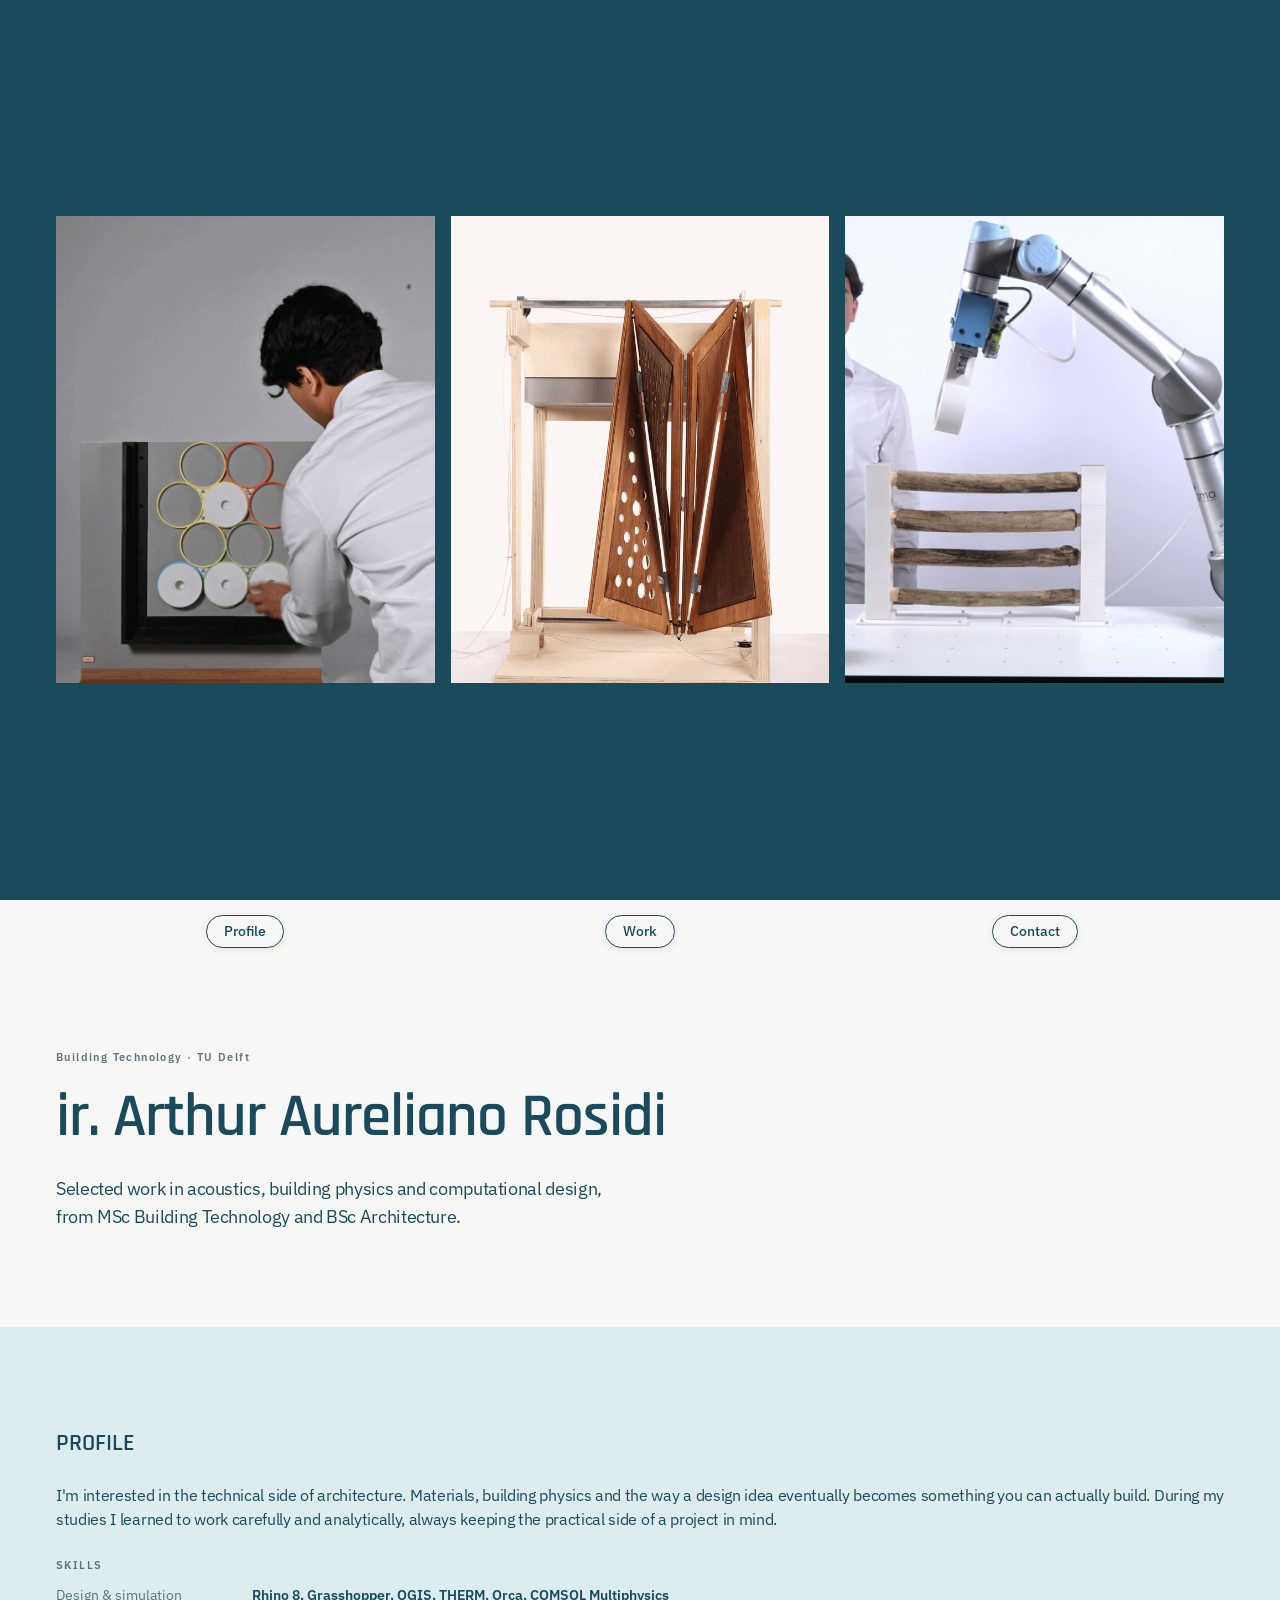
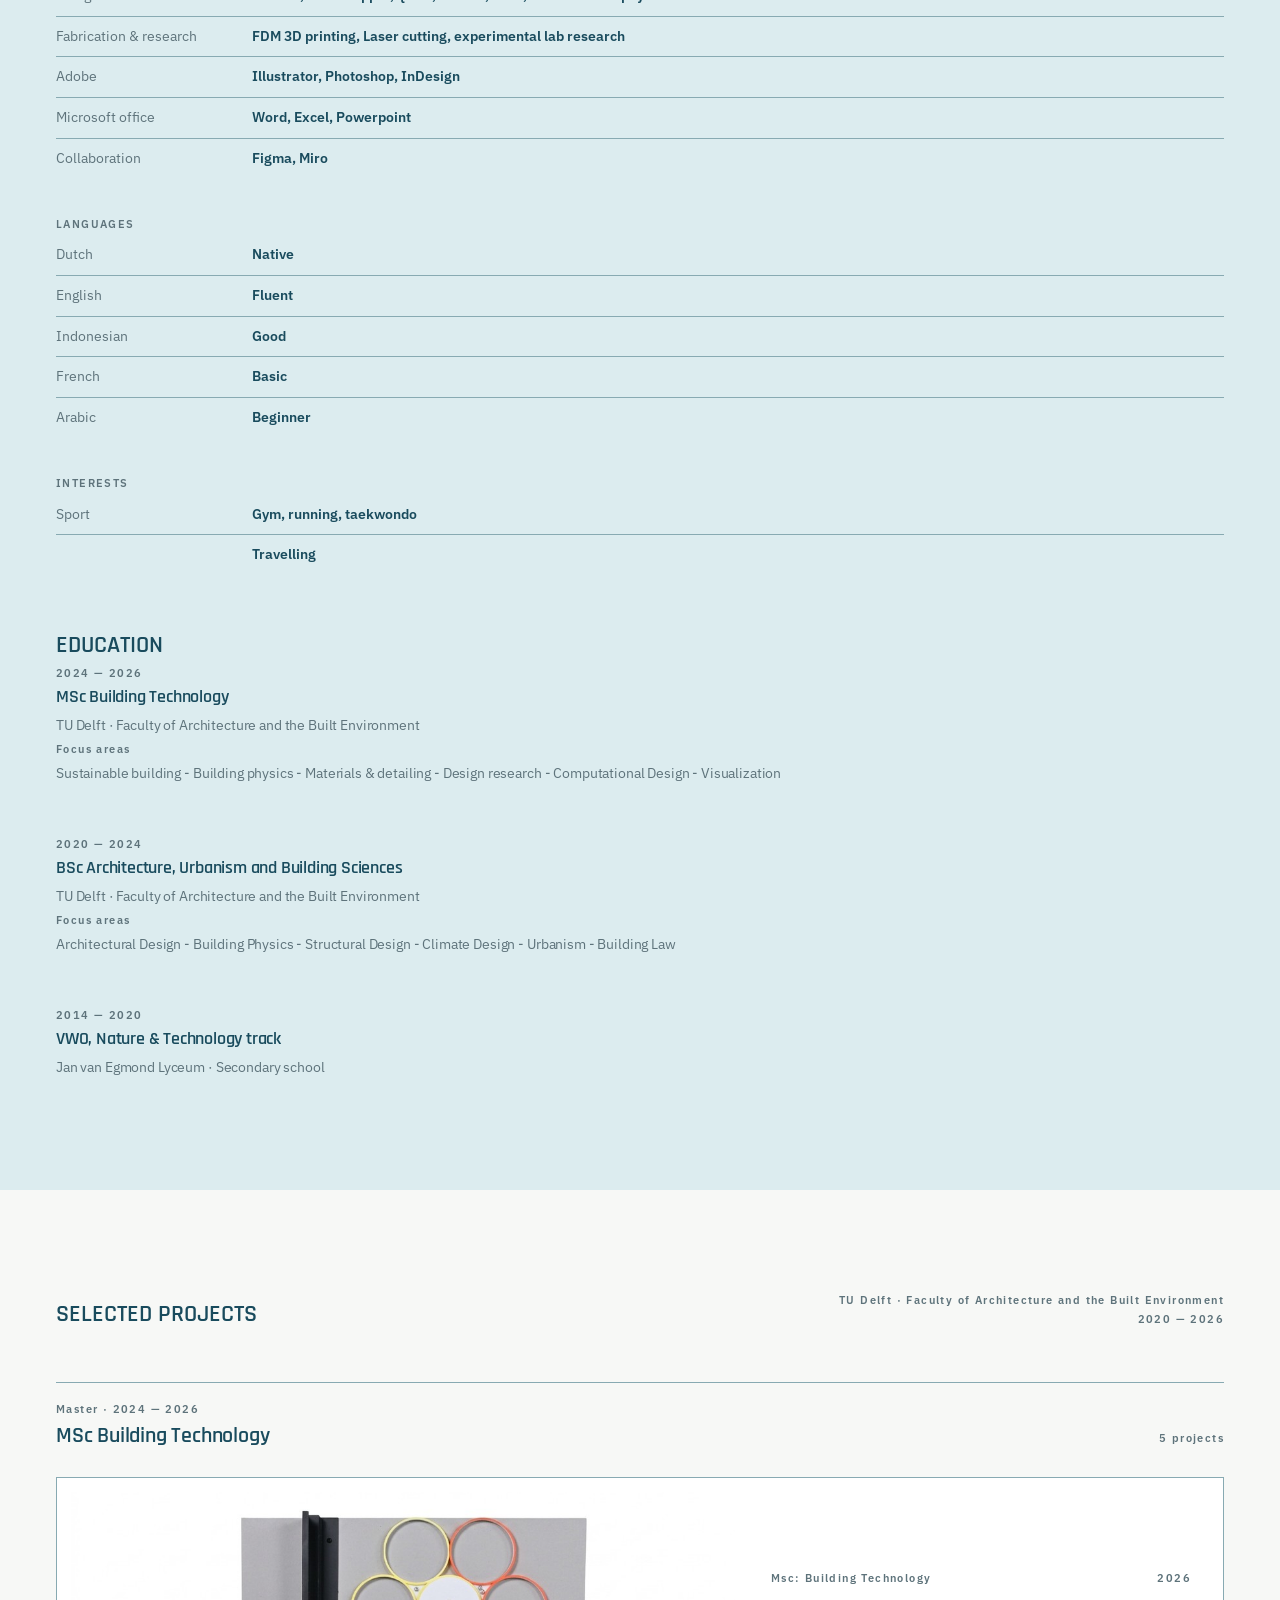
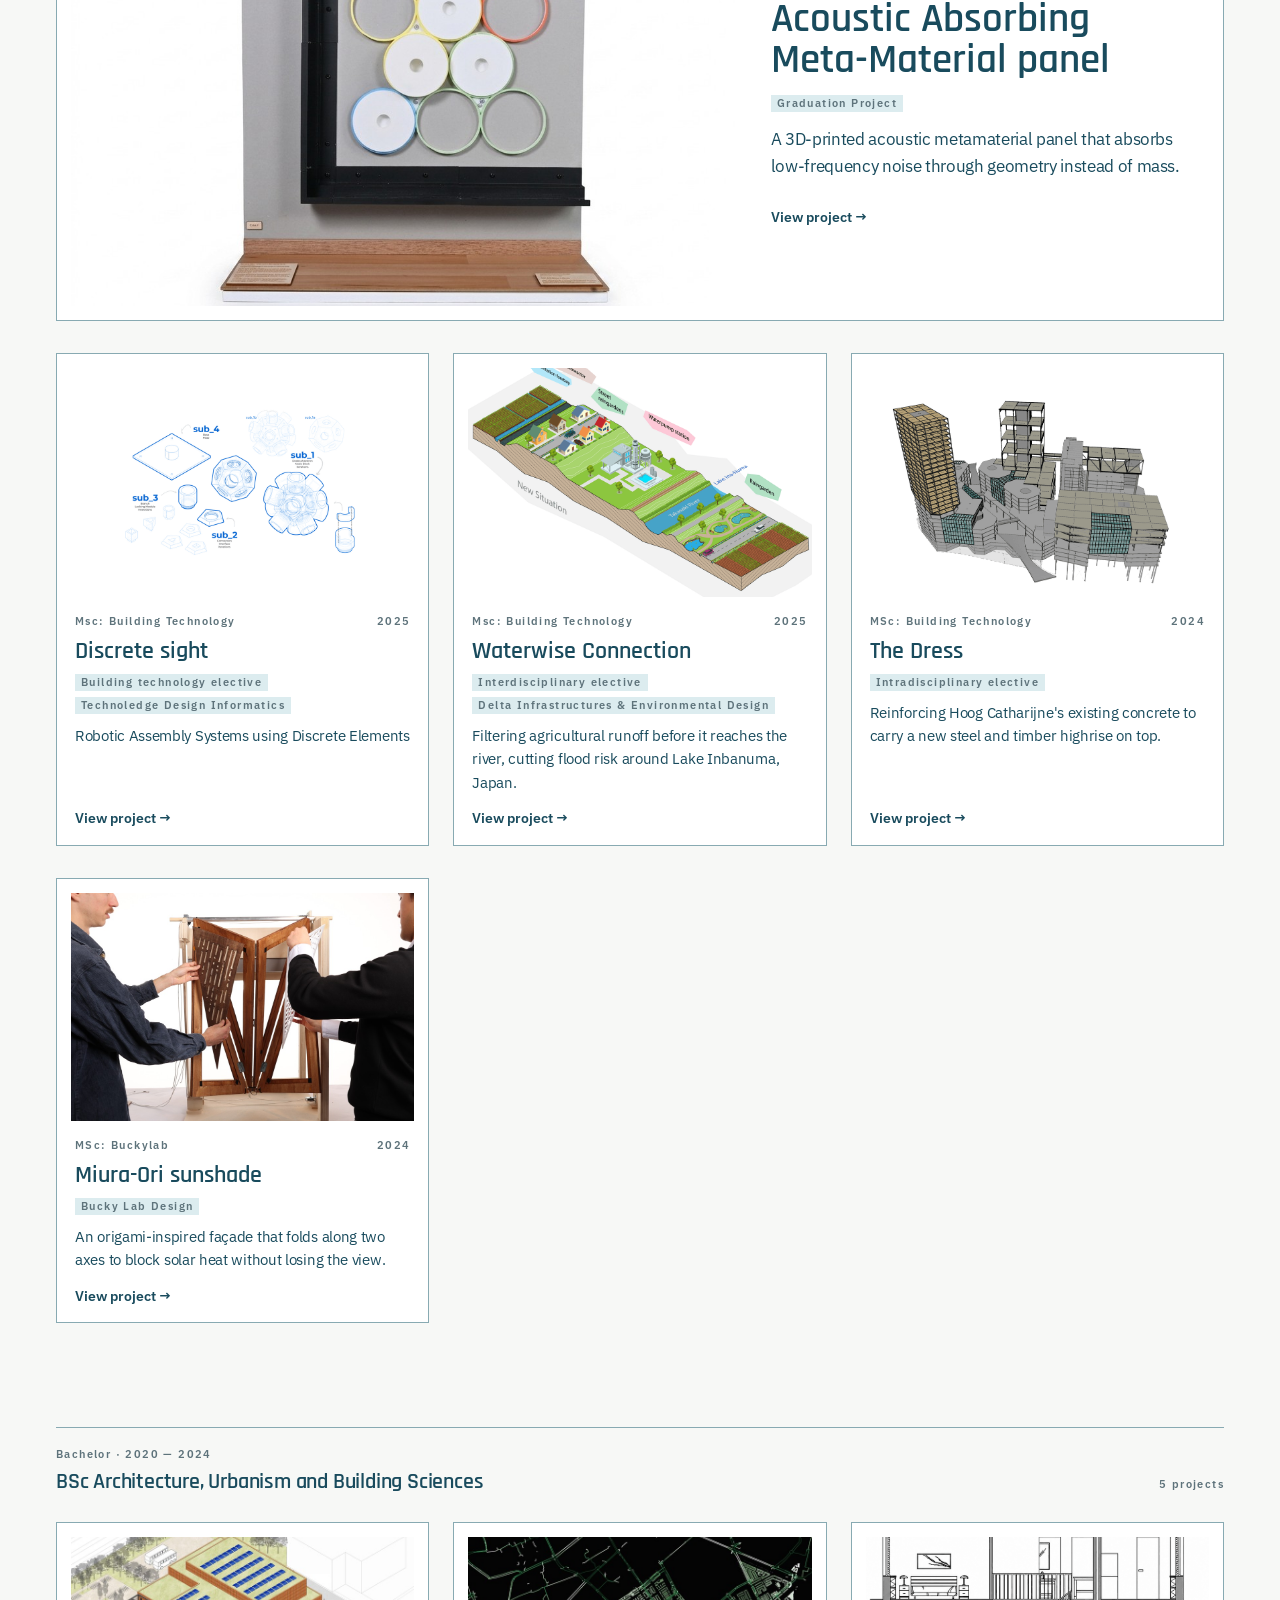
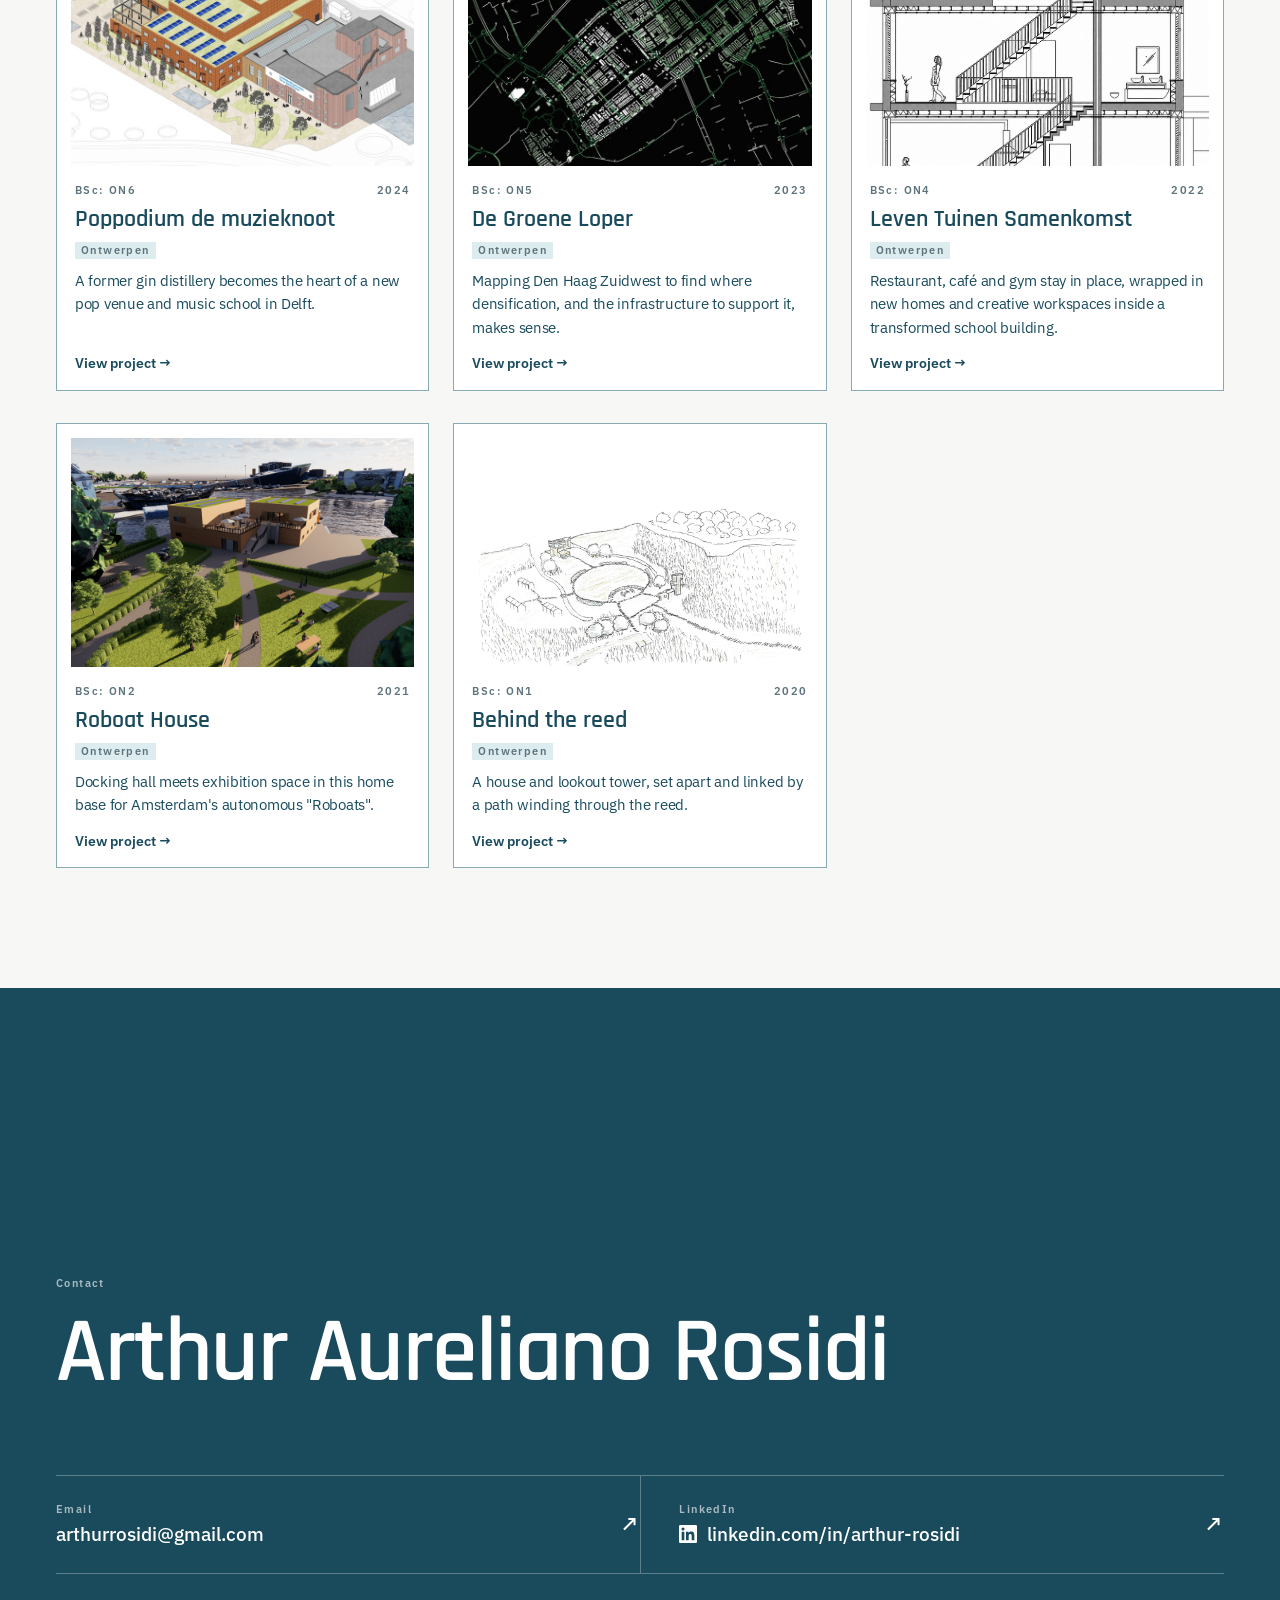
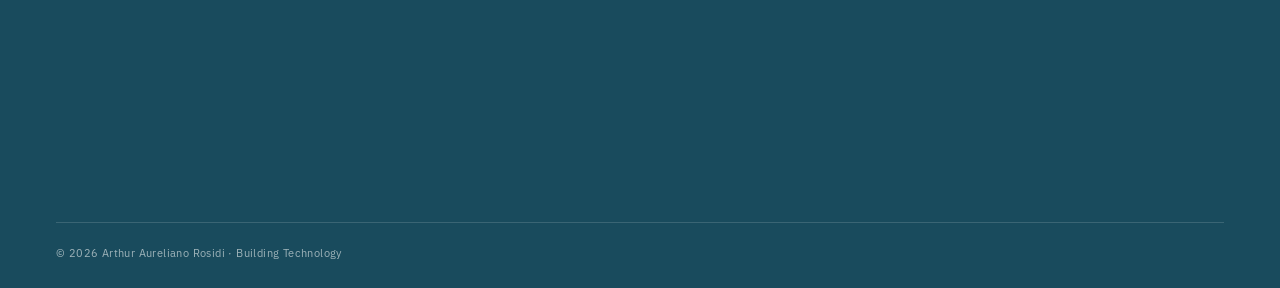
<file: index.html>
<!doctype html>
<html lang="en">
<head>
<meta charset="utf-8">
<meta name="viewport" content="width=device-width, initial-scale=1">
<title>Arthur Aureliano Rosidi</title>
<meta name="description" content="Portfolio of Arthur Aureliano Rosidi — MSc Building Technology and BSc Architecture at TU Delft. Selected work in acoustics, building physics and computational design.">
<link rel="icon" href="assets/images/favicon.svg" type="image/svg+xml">
<link rel="preconnect" href="https://fonts.googleapis.com"><link rel="preconnect" href="https://fonts.gstatic.com" crossorigin><link href="https://fonts.googleapis.com/css2?family=IBM+Plex+Sans:wght@400;500;600&family=Rajdhani:wght@600&display=swap" rel="stylesheet">
<link rel="stylesheet" href="assets/css/style.css?v=20261125i">
<link rel="stylesheet" href="assets/css/homepage.css?v=20261125i">
</head>
<body class="home">
  <section class="hero" aria-label="Project impressions">
    <div class="hero-grid" id="heroStrip">
      <div class="hero-img" style="--i:0"><img src="assets/images/M5LtX3PnR8ckkmZbQncLgnWDZww.gif" alt=""></div>
      <div class="hero-img" style="--i:1"><img src="assets/images/sMwB1c261ZaWImALzHwVbFkKc4o.gif" alt=""></div>
      <div class="hero-img" style="--i:2"><video src="assets/videos/discrete-sight-hero.mp4" poster="assets/images/discrete-sight-hero-poster.jpg" autoplay muted loop playsinline preload="auto" aria-hidden="true"></video></div>
    </div>
  </section>

  <nav class="site-nav" id="nav" aria-label="Main">
    <div class="nav-links">
      <a class="pill" href="#profile">Profile</a>
      <a class="pill" href="#work">Work</a>
      <a class="pill" href="#contact">Contact</a>
    </div>
  </nav>

  <header class="intro" id="top">
    <span class="label reveal">Building Technology · TU Delft</span>
    <h1 class="display reveal" style="--d:.12s">ir. Arthur Aureliano Rosidi</h1>
    <p class="intro-lead reveal" style="--d:.24s">Selected work in acoustics, building physics and computational design, from MSc Building Technology and BSc Architecture.</p>
  </header>

  <section class="profile" id="profile">
    <div class="wrap">
      <h2 class="section-title reveal">Profile</h2>
      <p class="lead reveal" style="--d:.12s">I'm interested in the technical side of architecture. Materials, building physics and the way a design idea eventually becomes something you can actually build. During my studies I learned to work carefully and analytically, always keeping the practical side of a project in mind.</p>

      <div class="group reveal">
        <span class="label">SKILLS</span>
        <div class="rows">
          <div class="row"><span class="row-k">Design &amp; simulation</span><span class="row-v">Rhino 8, Grasshopper, QGIS, THERM, Orca, COMSOL Multiphysics</span></div>
          <div class="row"><span class="row-k">Fabrication &amp; research</span><span class="row-v">FDM 3D printing, Laser cutting, experimental lab research</span></div>
          <div class="row"><span class="row-k">Adobe</span><span class="row-v">Illustrator, Photoshop, InDesign</span></div>
          <div class="row"><span class="row-k">Microsoft office</span><span class="row-v">Word, Excel, Powerpoint</span></div>
          <div class="row"><span class="row-k">Collaboration</span><span class="row-v">Figma, Miro</span></div>
        </div>
      </div>
      <div class="group reveal">
        <span class="label">LANGUAGES</span>
        <div class="rows">
          <div class="row"><span class="row-k">Dutch</span><span class="row-v">Native</span></div>
          <div class="row"><span class="row-k">English</span><span class="row-v">Fluent</span></div>
          <div class="row"><span class="row-k">Indonesian</span><span class="row-v">Good</span></div>
          <div class="row"><span class="row-k">French</span><span class="row-v">Basic</span></div>
          <div class="row"><span class="row-k">Arabic</span><span class="row-v">Beginner</span></div>
        </div>
      </div>
      <div class="group reveal">
        <span class="label">INTERESTS</span>
        <div class="rows">
          <div class="row"><span class="row-k">Sport</span><span class="row-v">Gym, running, taekwondo</span></div>
          <div class="row"><span class="row-k"></span><span class="row-v">Travelling</span></div>
        </div>
      </div>

      <h2 class="section-title edu-heading reveal">EDUCATION</h2>
      <div class="edu">
        <div class="edu-item reveal">
          <span class="label">2024 — 2026</span>
          <h4 class="edu-title">MSc Building Technology</h4>
          <p class="edu-sub">TU Delft · Faculty of Architecture and the Built Environment</p>
          <span class="label">Focus areas</span>
          <p class="edu-sub">Sustainable building - Building physics - Materials &amp; detailing - Design research - Computational Design - Visualization</p>
        </div>
        <div class="edu-item reveal">
          <span class="label">2020 — 2024</span>
          <h4 class="edu-title">BSc Architecture, Urbanism and Building Sciences</h4>
          <p class="edu-sub">TU Delft · Faculty of Architecture and the Built Environment</p>
          <span class="label">Focus areas</span>
          <p class="edu-sub">Architectural Design - Building Physics - Structural Design - Climate Design   - Urbanism - Building Law </p>
        </div>
        <div class="edu-item reveal">
          <span class="label">2014 — 2020</span>
          <h4 class="edu-title">VWO, Nature &amp; Technology track</h4>
          <p class="edu-sub">Jan van Egmond Lyceum · Secondary school</p>
        </div>
      </div>
    </div>
  </section>

  <section class="work" id="work">
    <div class="work-head">
      <h2 class="section-title reveal">Selected projects</h2>
      <div class="work-sub reveal" style="--d:.12s"><span class="label">TU Delft · Faculty of Architecture and the Built Environment</span><span class="label">2020 — 2026</span></div>
    </div>

    <div class="work-group" aria-labelledby="group-msc">
      <div class="group-head reveal">
        <div class="group-name">
          <span class="label">Master · 2024 — 2026</span>
          <h3 class="group-title" id="group-msc">MSc Building Technology</h3>
        </div>
        <span class="label group-count">5 projects</span>
      </div>
      <a class="card card-feature reveal" href="projects/acoustic-meta-material.html">
        <div class="card-media" style="background:#fff">
          <img src="assets/images/7fBJmpltVy8BR4cbUfiP3MRXp0.jpg" alt="Acoustic Absorbing Meta-Material panel">
        </div>
        <div class="card-body">
          <div class="card-meta"><span class="label">Msc: Building Technology</span><span class="label">2026</span></div>
          <h3 class="card-title">Acoustic Absorbing Meta-Material panel</h3>
          <div class="tags"><span class="tag">Graduation Project</span></div>
          <p class="card-desc">A 3D-printed acoustic metamaterial panel that absorbs low-frequency noise through geometry instead of mass.</p>
          <span class="card-cta">View project <span aria-hidden="true">→</span></span>
        </div>
      </a>
      <div class="cards">
        <a class="card reveal" href="projects/discrete-sight.html">
          <div class="card-media" style="background:transparent">
            <img src="assets/images/qv8nee1WNOs9wJjXDYlb6eWXk.png" alt="Discrete Sight" loading="lazy">
          </div>
          <div class="card-body">
            <div class="card-meta"><span class="label">Msc: Building Technology</span><span class="label">2025</span></div>
            <h3 class="card-title">Discrete sight</h3>
            <div class="tags"><span class="tag">Building technology elective</span><span class="tag">Technoledge Design Informatics</span></div>
            <p class="card-desc">Robotic Assembly Systems using Discrete Elements</p>
            <span class="card-cta">View project <span aria-hidden="true">→</span></span>
          </div>
        </a>
        <a class="card reveal" href="projects/waterwise-connections.html">
          <div class="card-media" style="background:#fff">
            <img src="assets/images/pkbGloHwJWUfkoBATfV5LnauAas.png" alt="Waterwise Connections" loading="lazy">
          </div>
          <div class="card-body">
            <div class="card-meta"><span class="label">Msc: Building Technology</span><span class="label">2025</span></div>
            <h3 class="card-title">Waterwise Connection</h3>
            <div class="tags"><span class="tag">Interdisciplinary elective</span><span class="tag">Delta Infrastructures &amp; Environmental Design</span></div>
            <p class="card-desc">Filtering agricultural runoff before it reaches the river, cutting flood risk around Lake Inbanuma, Japan.</p>
            <span class="card-cta">View project <span aria-hidden="true">→</span></span>
          </div>
        </a>
        <a class="card reveal" href="projects/the-dress.html">
          <div class="card-media" style="background:transparent">
            <img src="assets/images/UBTDMS4DJdnwbMpuq6S3fV7xK9s.png" alt="The Dress" loading="lazy">
          </div>
          <div class="card-body">
            <div class="card-meta"><span class="label">MSc: Building Technology</span><span class="label">2024</span></div>
            <h3 class="card-title">The Dress</h3>
            <div class="tags"><span class="tag">Intradisciplinary elective</span></div>
            <p class="card-desc">Reinforcing Hoog Catharijne's existing concrete to carry a new steel and timber highrise on top.</p>
            <span class="card-cta">View project <span aria-hidden="true">→</span></span>
          </div>
        </a>
        <a class="card reveal" href="projects/miura-ori-sunshadee.html">
          <div class="card-media" style="background:#dcecef">
            <img src="assets/images/uMo1BhstoY4Bayd4Q0uHglEWgs.jpg" alt="Miura-Ori Sunshade" loading="lazy">
          </div>
          <div class="card-body">
            <div class="card-meta"><span class="label">MSc: Buckylab</span><span class="label">2024</span></div>
            <h3 class="card-title">Miura-Ori sunshade</h3>
            <div class="tags"><span class="tag">Bucky Lab Design</span></div>
            <p class="card-desc">An origami-inspired façade that folds along two axes to block solar heat without losing the view.</p>
            <span class="card-cta">View project <span aria-hidden="true">→</span></span>
          </div>
        </a>
      </div>
    </div>

    <div class="work-group" aria-labelledby="group-bsc">
      <div class="group-head reveal">
        <div class="group-name">
          <span class="label">Bachelor · 2020 — 2024</span>
          <h3 class="group-title" id="group-bsc">BSc Architecture, Urbanism and Building Sciences</h3>
        </div>
        <span class="label group-count">5 projects</span>
      </div>
      <div class="cards">
        <a class="card reveal" href="projects/poppodium-de-muzieknoot.html">
          <div class="card-media" style="background:#fff">
            <img src="assets/images/9X69WaiAIS9eIMvuFLGMfGyU8HY.jpg" alt="Poppodium de muzieknoot" loading="lazy">
          </div>
          <div class="card-body">
            <div class="card-meta"><span class="label">BSc: ON6</span><span class="label">2024</span></div>
            <h3 class="card-title">Poppodium de muzieknoot</h3>
            <div class="tags"><span class="tag">Ontwerpen</span></div>
            <p class="card-desc">A former gin distillery becomes the heart of a new pop venue and music school in Delft.</p>
            <span class="card-cta">View project <span aria-hidden="true">→</span></span>
          </div>
        </a>
        <a class="card reveal" href="projects/de-groene-loperr.html">
          <div class="card-media" style="background:#dcecef">
            <img src="assets/images/zZaEW2q6ZHelyUNDBIjQ0ZPZdTE.jpg" alt="De Groene Loper" loading="lazy">
          </div>
          <div class="card-body">
            <div class="card-meta"><span class="label">BSc: ON5</span><span class="label">2023</span></div>
            <h3 class="card-title">De Groene Loper</h3>
            <div class="tags"><span class="tag">Ontwerpen</span></div>
            <p class="card-desc">Mapping Den Haag Zuidwest to find where densification, and the infrastructure to support it, makes sense.</p>
            <span class="card-cta">View project <span aria-hidden="true">→</span></span>
          </div>
        </a>
        <a class="card reveal" href="projects/leven-tuinen-samenkomstt.html">
          <div class="card-media" style="background:#fff">
            <img src="assets/images/vIVxRtzJwzxtqP8382pmiDGzQ.png" alt="Leven Tuinen Samenkomst" loading="lazy">
          </div>
          <div class="card-body">
            <div class="card-meta"><span class="label">BSc: ON4</span><span class="label">2022</span></div>
            <h3 class="card-title">Leven Tuinen Samenkomst</h3>
            <div class="tags"><span class="tag">Ontwerpen</span></div>
            <p class="card-desc">Restaurant, café and gym stay in place, wrapped in new homes and creative workspaces inside a transformed school building.</p>
            <span class="card-cta">View project <span aria-hidden="true">→</span></span>
          </div>
        </a>
        <a class="card reveal" href="projects/roboat-housee.html">
          <div class="card-media" style="background:#fff">
            <img src="assets/images/58lxfVfCEHOkUHSlNaOJWX6t44.png" alt="Roboat House" loading="lazy">
          </div>
          <div class="card-body">
            <div class="card-meta"><span class="label">BSc: ON2</span><span class="label">2021</span></div>
            <h3 class="card-title">Roboat House</h3>
            <div class="tags"><span class="tag">Ontwerpen</span></div>
            <p class="card-desc">Docking hall meets exhibition space in this home base for Amsterdam's autonomous "Roboats".</p>
            <span class="card-cta">View project <span aria-hidden="true">→</span></span>
          </div>
        </a>
        <a class="card reveal" href="projects/behind-the-reedd.html">
          <div class="card-media" style="background:#fff">
            <img class="rot-left" src="assets/images/aWGSWt3ixAJpZRjWHV5mUtsrsbQ.png" alt="Behind the reed" loading="lazy">
          </div>
          <div class="card-body">
            <div class="card-meta"><span class="label">BSc: ON1</span><span class="label">2020</span></div>
            <h3 class="card-title">Behind the reed</h3>
            <div class="tags"><span class="tag">Ontwerpen</span></div>
            <p class="card-desc">A house and lookout tower, set apart and linked by a path winding through the reed.</p>
            <span class="card-cta">View project <span aria-hidden="true">→</span></span>
          </div>
        </a>
      </div>
    </div>
  </section>

  <section class="contact" id="contact">
    <div class="contact-inner">
      <span class="label reveal">Contact</span>
      <h2 class="contact-name reveal" style="--d:.1s">Arthur Aureliano Rosidi</h2>
      <div class="contact-links reveal" style="--d:.2s">
        <a class="contact-link" href="mailto:arthurrosidi@gmail.com"><span class="who"><span class="kind">Email</span>arthurrosidi@gmail.com</span><span class="arrow" aria-hidden="true">↗</span></a>
        <a class="contact-link" href="https://www.linkedin.com/in/arthur-rosidi-a8aa57256" target="_blank" rel="noopener"><span class="who"><span class="kind">LinkedIn</span><span class="li"><svg viewBox="0 0 24 24" width="18" height="18" aria-hidden="true" fill="currentColor"><path d="M20.45 20.45h-3.56v-5.57c0-1.33-.02-3.04-1.85-3.04-1.85 0-2.14 1.45-2.14 2.94v5.67H9.35V9h3.41v1.56h.05c.48-.9 1.64-1.85 3.37-1.85 3.6 0 4.27 2.37 4.27 5.46v6.28zM5.34 7.43a2.06 2.06 0 1 1 0-4.13 2.06 2.06 0 0 1 0 4.13zM7.12 20.45H3.56V9h3.56v11.45zM22.22 0H1.77C.79 0 0 .77 0 1.73v20.54C0 23.23.79 24 1.77 24h20.45c.98 0 1.78-.77 1.78-1.73V1.73C24 .77 23.2 0 22.22 0z"/></svg><span>linkedin.com/in/arthur-rosidi</span></span></span><span class="arrow" aria-hidden="true">↗</span></a>
      </div>
    </div>
    <footer class="copyright">© 2026 Arthur Aureliano Rosidi · Building Technology</footer>
  </section>
  <script src="assets/js/main.js?v=20261125i"></script>
</body>
</html>
</file>
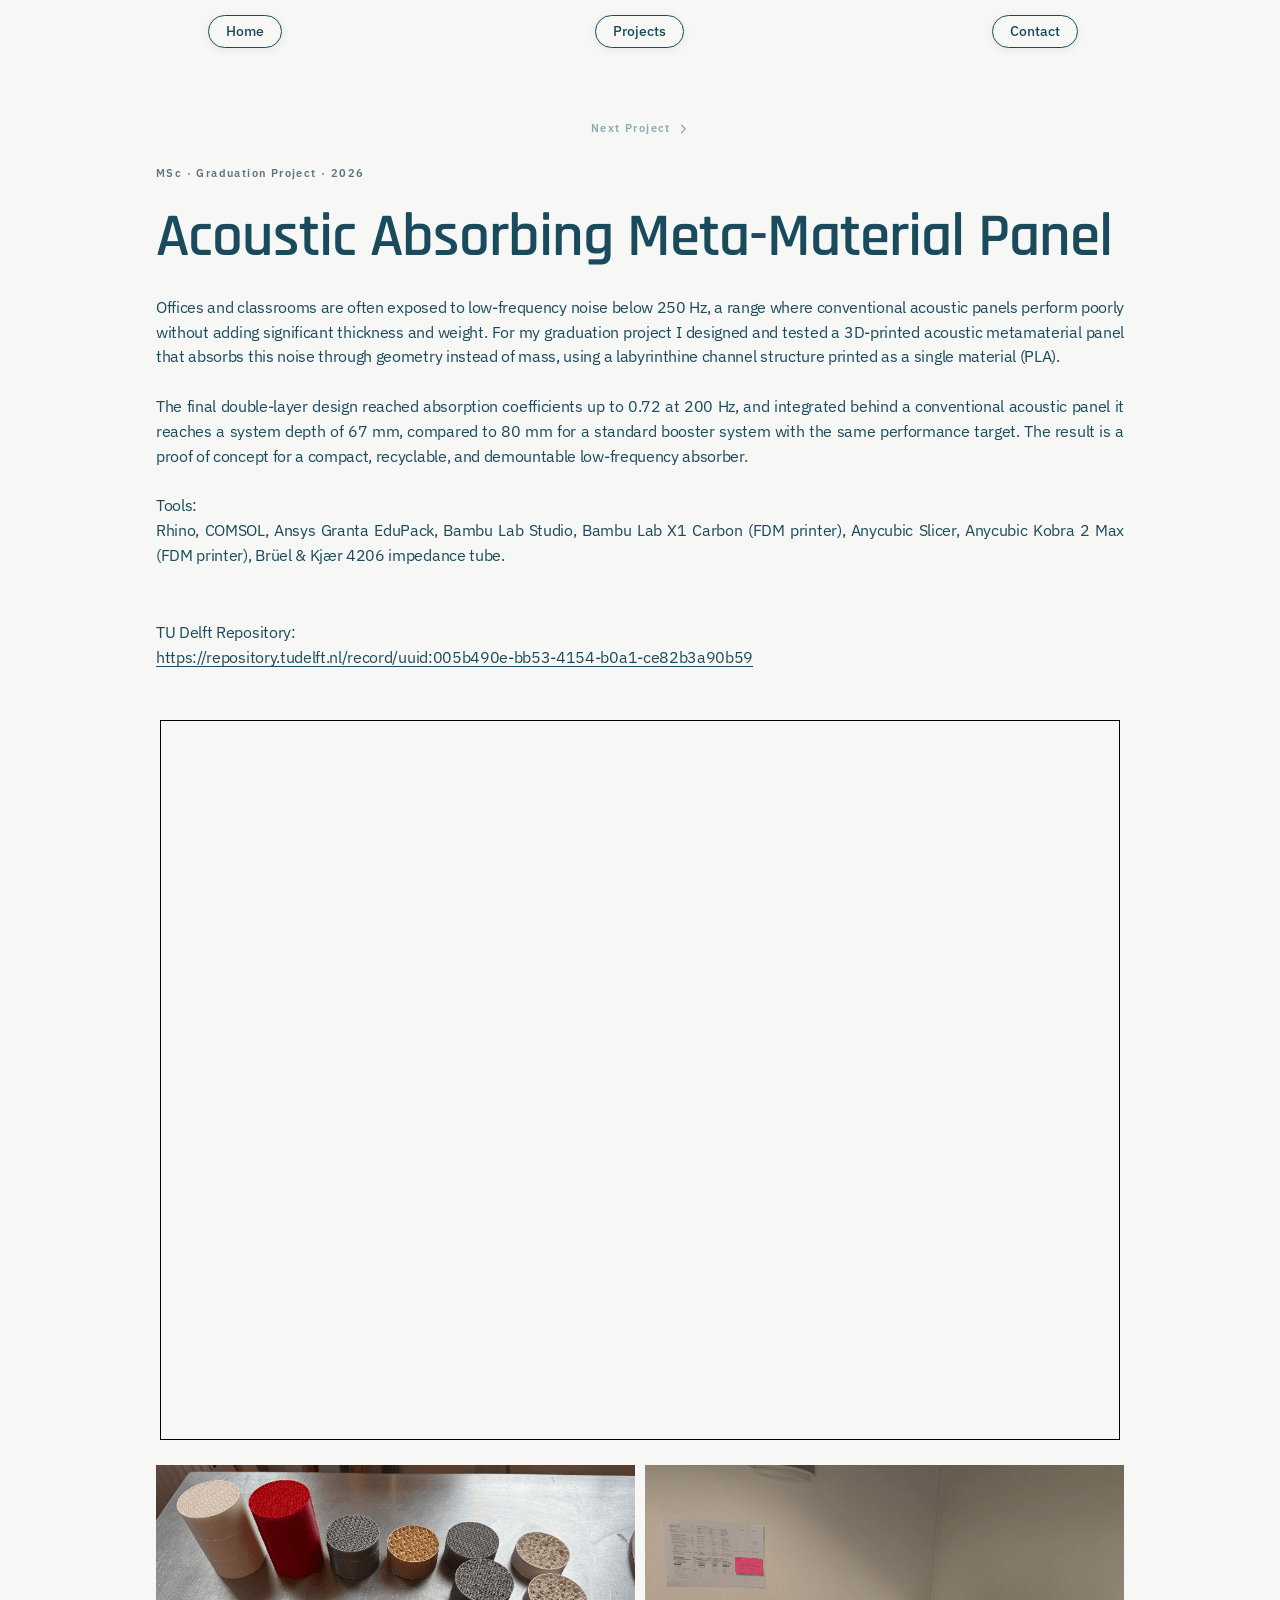
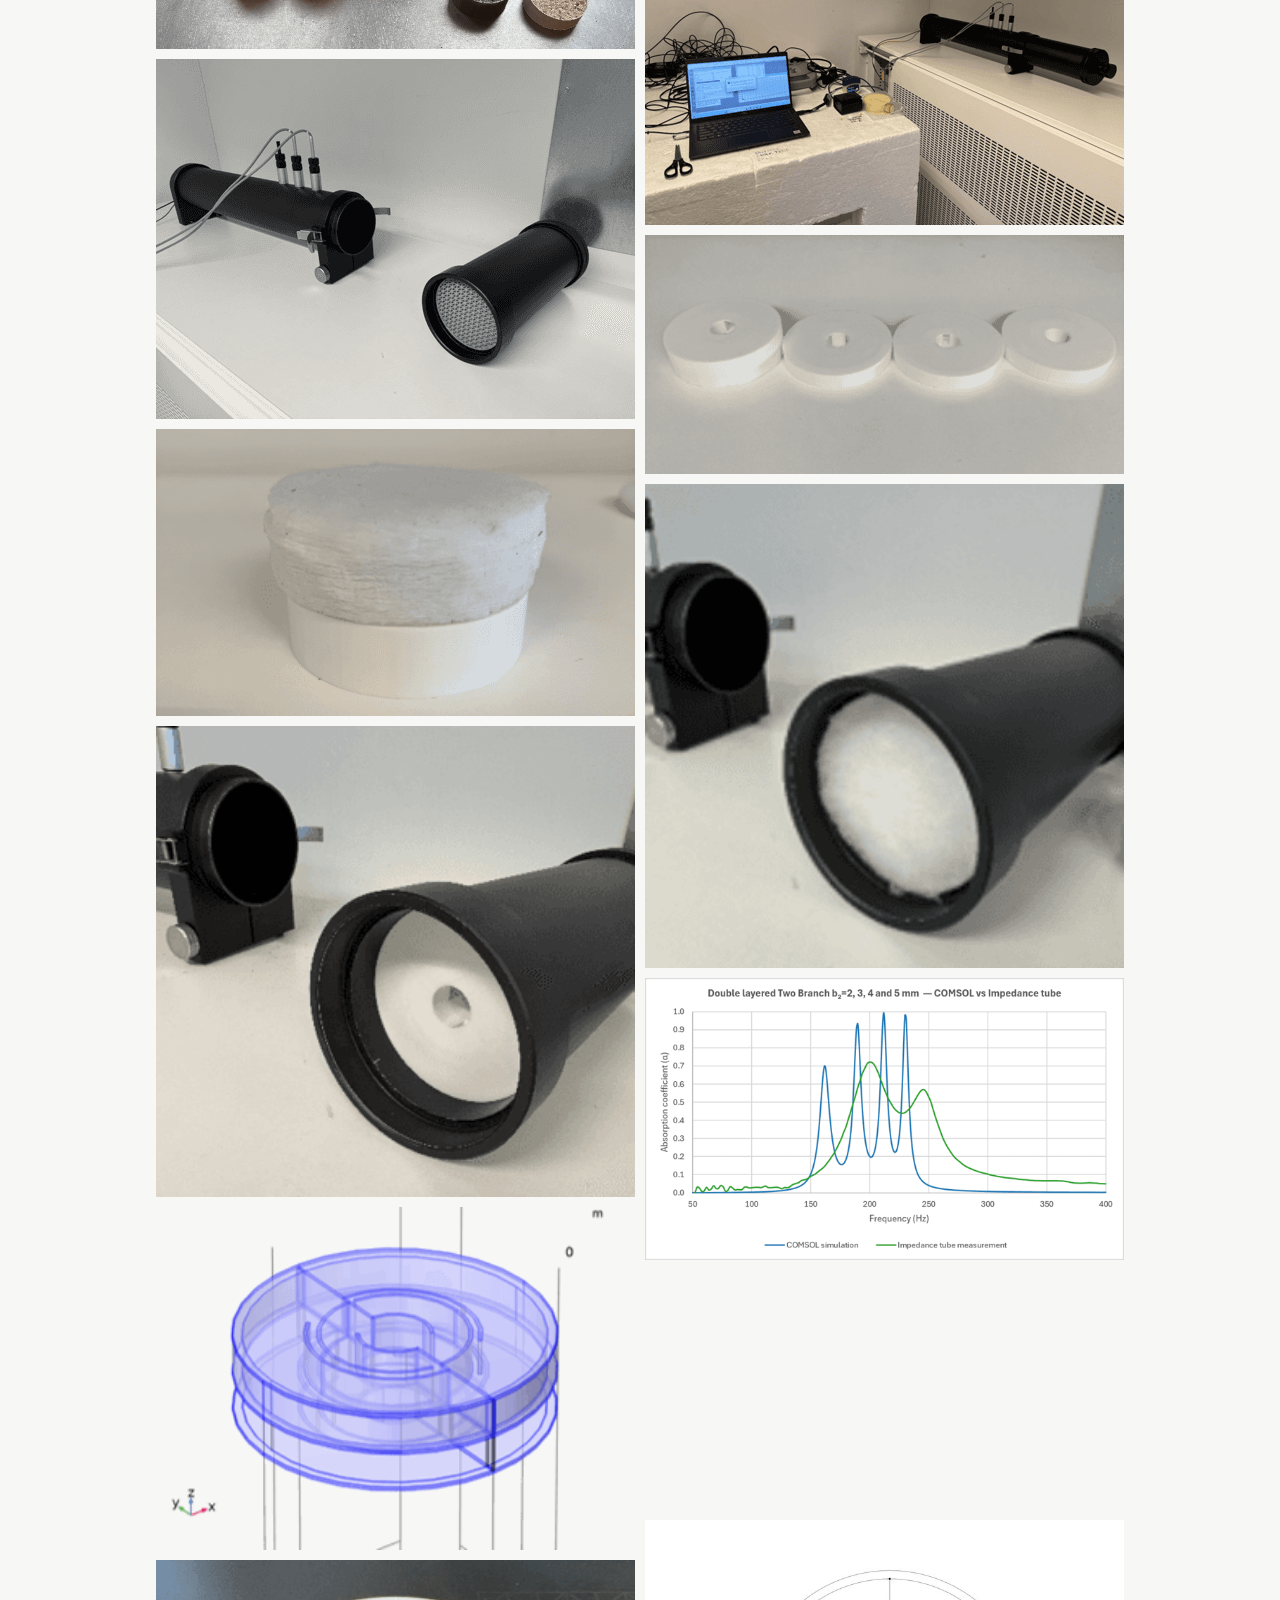
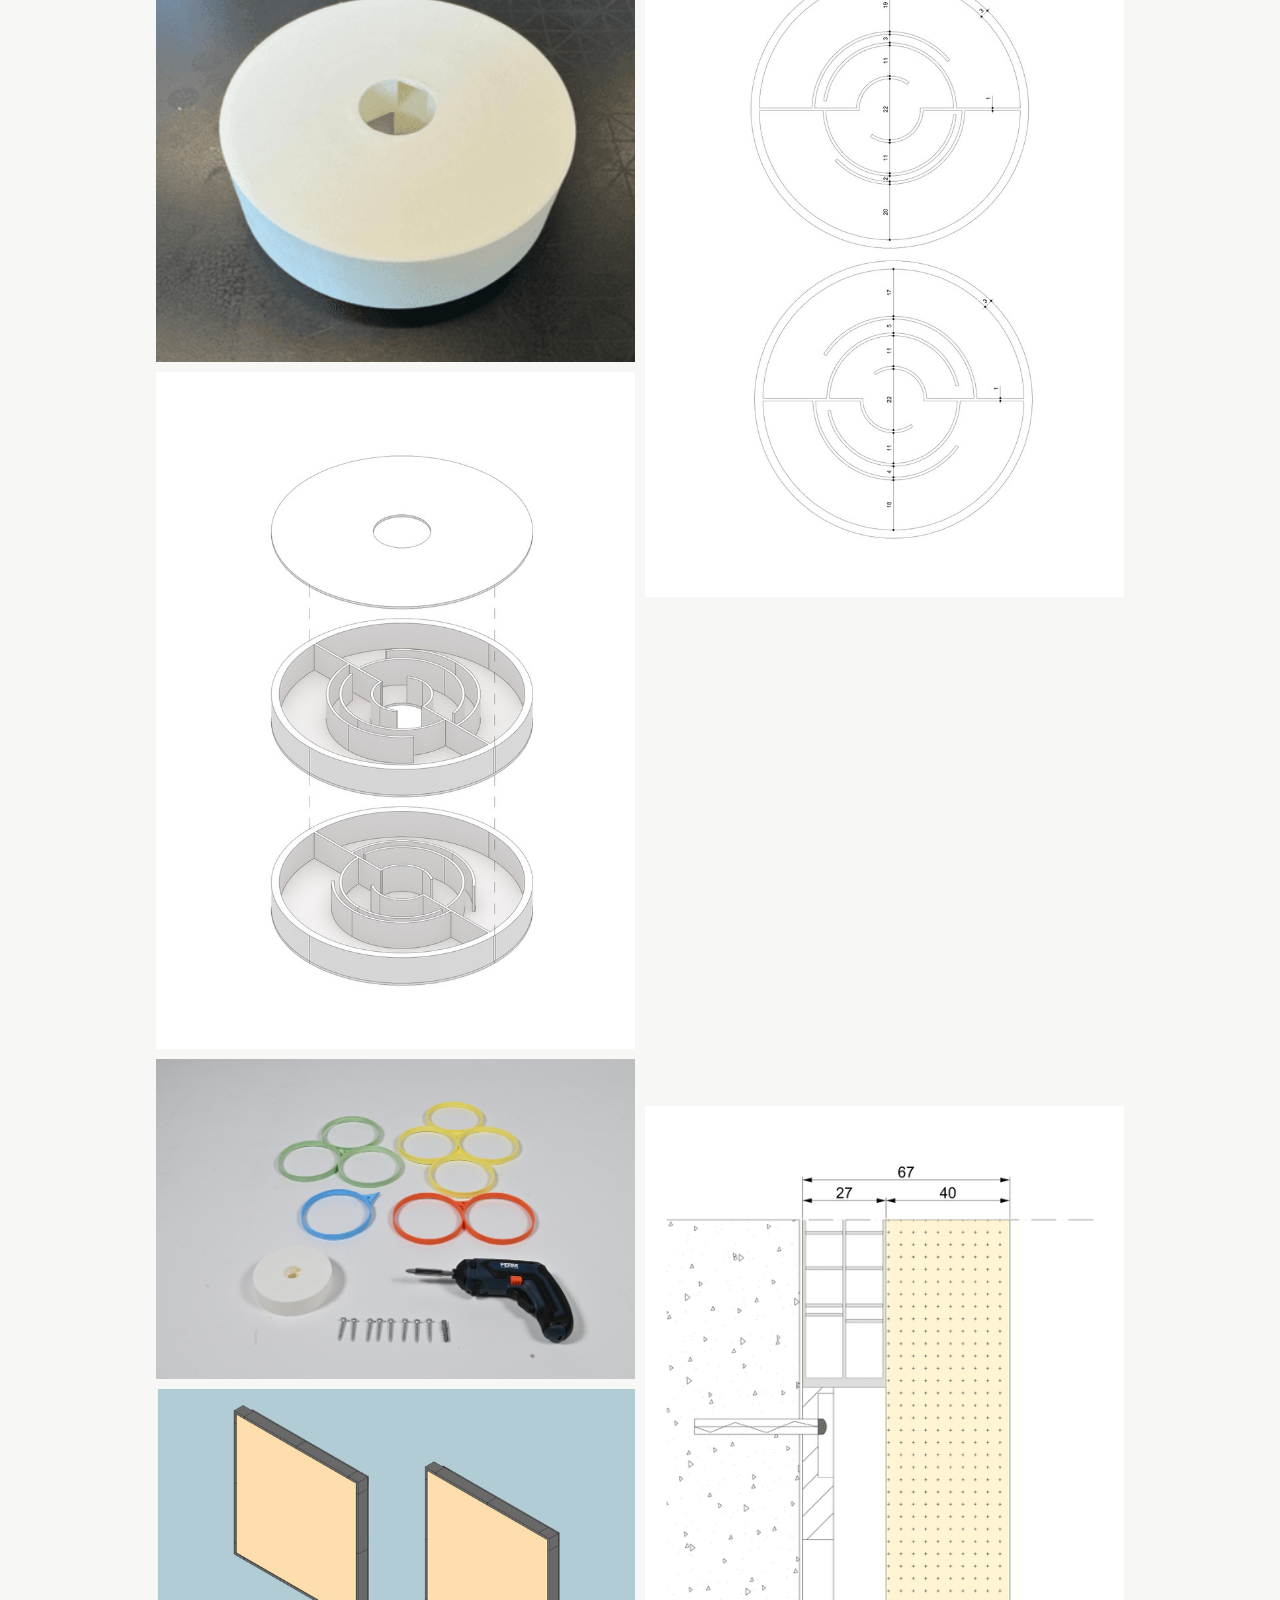
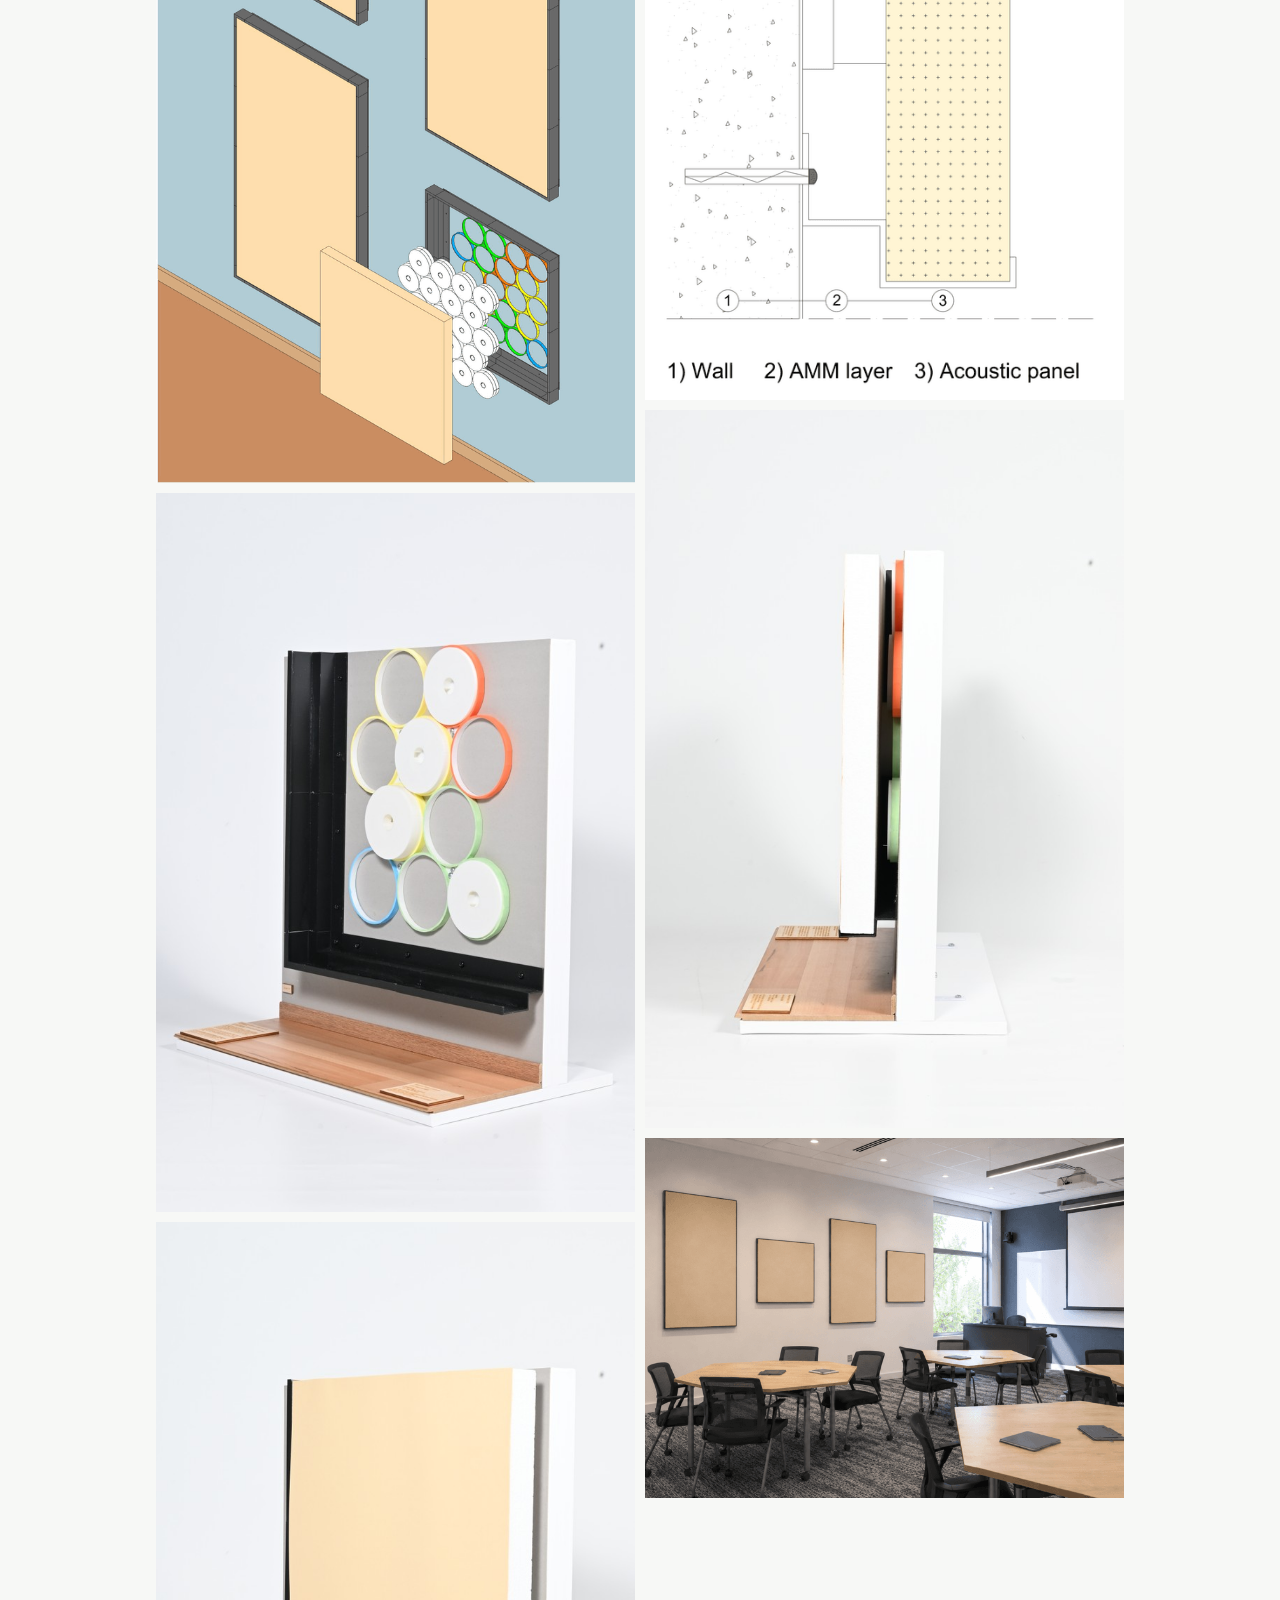
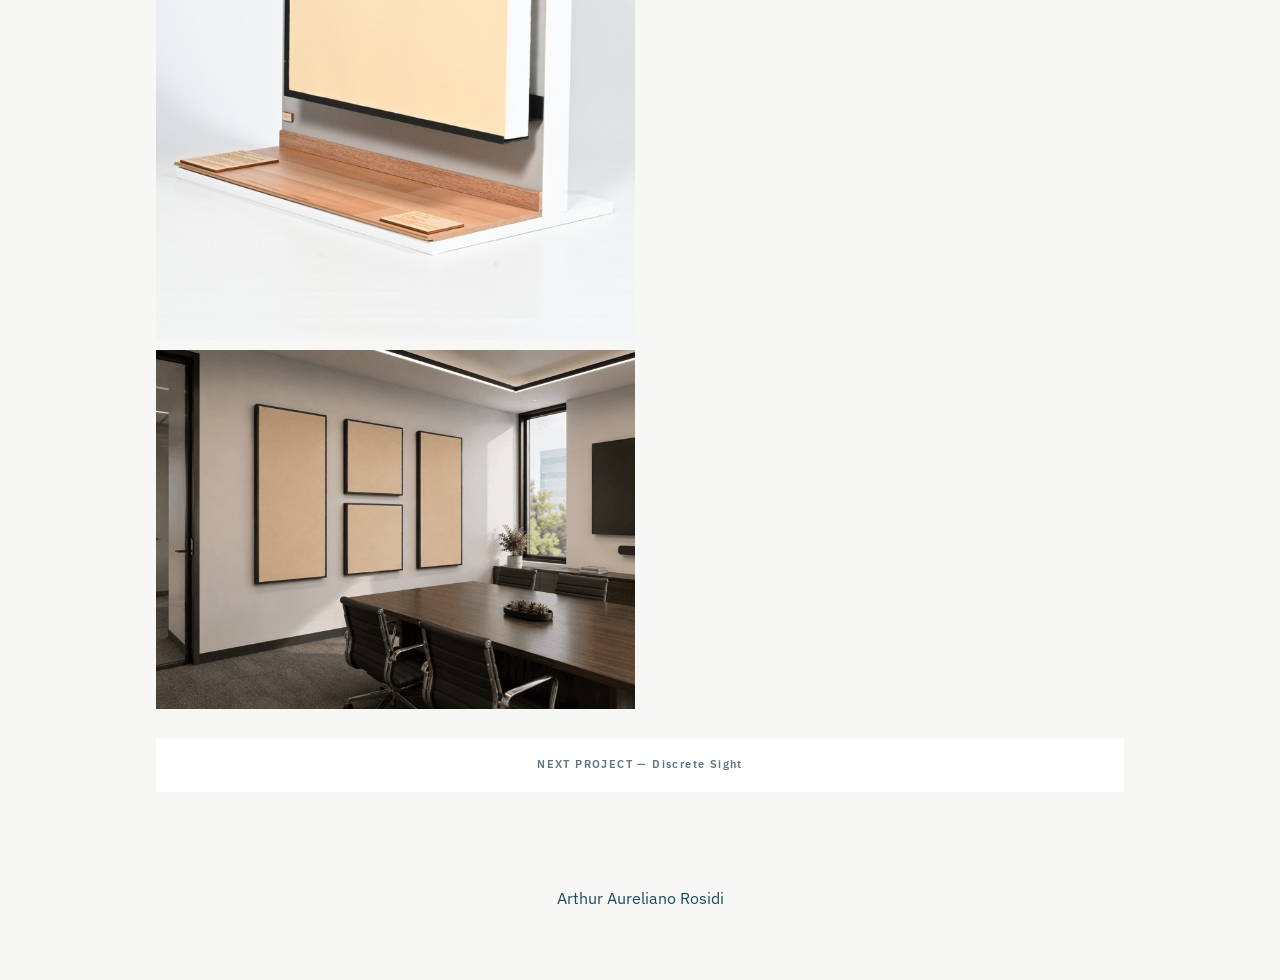
<file: projects/acoustic-meta-material.html>
<!doctype html>
<html lang="en">
<head>
<meta charset="utf-8">
<meta name="viewport" content="width=device-width, initial-scale=1">
<title>Acoustic Absorbing Meta-Material Panel — Arthur Aureliano Rosidi</title>
<meta name="description" content="A 3D-printed acoustic metamaterial panel that absorbs low-frequency noise through geometry instead of mass.">
<link rel="icon" href="../assets/images/favicon.svg" type="image/svg+xml">
<link rel="preconnect" href="https://fonts.googleapis.com"><link rel="preconnect" href="https://fonts.gstatic.com" crossorigin><link href="https://fonts.googleapis.com/css2?family=IBM+Plex+Sans:wght@400;500;600&family=Rajdhani:wght@600&display=swap" rel="stylesheet">
<link rel="stylesheet" href="../assets/css/style.css?v=20261125i">
</head>
<body class="project">
  <nav class="site-nav top">
    <div class="nav-links">
      <a class="pill" href="../index.html">Home</a>
      <a class="pill" href="../index.html#work">Projects</a>
      <a class="pill" href="../index.html#contact">Contact</a>
    </div>
  </nav>
  <main class="article">
    <div class="prevnext single"><a class="pn pn-next" href="discrete-sight.html"><span>Next Project</span><svg viewBox="0 0 16 16" width="12" height="12" aria-hidden="true" fill="none" stroke="currentColor" stroke-width="1.6" stroke-linecap="round" stroke-linejoin="round"><path d="m6 3 5 5-5 5"/></svg></a></div>
    <span class="label intro-in">MSc · Graduation Project · 2026</span>
    <h1 class="display intro-in" style="--d:.14s">Acoustic Absorbing Meta-Material Panel</h1>
    <div class="content">
      <p class="intro-in" style="--d:.28s">Offices and classrooms are often exposed to <span class="nw">low-frequency</span> noise below 250 Hz, a range where conventional acoustic panels perform poorly without adding significant thickness and weight. For my graduation project I designed and tested a <span class="nw">3D-printed</span> acoustic metamaterial panel that absorbs this noise through geometry instead of mass, using a labyrinthine channel structure printed as a single material (PLA).</p>
      <p class="blank"><br></p>
      <p class="reveal">The final <span class="nw">double-layer</span> design reached absorption coefficients up to 0.72 at 200 Hz, and integrated behind a conventional acoustic panel it reaches a system depth of 67 mm, compared to 80 mm for a standard booster system with the same performance target. The result is a proof of concept for a compact, recyclable, and demountable <span class="nw">low-frequency</span> absorber.</p>
      <p class="blank"><br></p>
      <p class="reveal">Tools: </p>
      <p class="reveal">Rhino, COMSOL, Ansys Granta EduPack, Bambu Lab Studio, Bambu Lab X1 Carbon (FDM printer), Anycubic Slicer, Anycubic Kobra 2 Max (FDM printer), Brüel &amp; Kjær 4206 impedance tube.</p>
      <p class="blank"><br></p>
      <div class="gap"></div>
      <p class="reveal">TU Delft Repository: </p>
      <p class="reveal"><a href="https://repository.tudelft.nl/record/uuid:005b490e-bb53-4154-b0a1-ce82b3a90b59" target="_blank" rel="noopener">https://repository.tudelft.nl/record/uuid:005b490e-bb53-4154-b0a1-ce82b3a90b59</a></p>
      <p class="blank"><br></p>
      <div class="embed reveal"><iframe src="https://drive.google.com/file/d/1o5w_hZs-U4B7T71Exhmr6ehMd9mNL6Yn/preview" allow="autoplay" allowfullscreen loading="lazy" title="Document"></iframe></div>
      <div class="grid2"><div class="col"><img class="g-reveal" src="../assets/images/PBZNYrPZytUQMEDgcm4VgPsGdg.png" alt="" loading="lazy"><img class="g-reveal" src="../assets/images/ffx9Fj5o891xDI3yv3A6mgnzlQM.png" alt="" loading="lazy"><img class="g-reveal" src="../assets/images/H1cAXIX7M4bQU8dtOqQGzpsonkQ.png" alt="" loading="lazy"><img class="g-reveal" src="../assets/images/oL7VU8xWj1kCGhbM5KLeAlylo7k.png" alt="" loading="lazy"><img class="g-reveal" src="../assets/images/SgXRLmH8VWN4tB8p5yOD6YAf80.png" alt="" loading="lazy"><img class="g-reveal" src="../assets/images/U2jqH3K8MDSkLynaoxgYw3c52M.png" alt="" loading="lazy"><img class="g-reveal" src="../assets/images/OjXCDsYmKUieTQZQhHcIZsoWgg.jpg" alt="" loading="lazy"><img class="g-reveal" src="../assets/images/jNZnpldfGIVqGcMaoSXrDZ4GxzY.jpg" alt="" loading="lazy"><img class="g-reveal" src="../assets/images/Lkq1EkQUxnxRESkwkeknECfE2E8.png" alt="" loading="lazy"><img class="g-reveal" src="../assets/images/bPpQPQePAZu2MUNgGx6qkd15Ebs.jpg" alt="" loading="lazy"><img class="g-reveal" src="../assets/images/VIVK6fjLzKTfGhT4W3qSWfNXY.jpg" alt="" loading="lazy"><img class="g-reveal" src="../assets/images/C2ovZ8zTp81GHG1g4hli61N88Ro.png" alt="" loading="lazy"></div><div class="col"><img class="g-reveal" src="../assets/images/BxneoakqqdKmPTSkdneGQ6icwRI.png" alt="" loading="lazy"><img class="g-reveal" src="../assets/images/yfDuCRjhcFZgntThx9jNMazg6Y.png" alt="" loading="lazy"><img class="g-reveal" src="../assets/images/w0KWVjsDUiop7EEEjXbTsyl2zRA.png" alt="" loading="lazy"><img class="g-reveal" src="../assets/images/vnynpUFFTbeKiVm9lMDsHb4t8.png" alt="" loading="lazy"><video class="g-reveal" src="../assets/videos/vAW3fAqNVC1hQCrfDWwhLUyT9ps.mp4" autoplay muted loop playsinline></video><img class="g-reveal" src="../assets/images/Osk1WeX6U9beoQYHXW0YCmUkRY.jpg" alt="" loading="lazy"><video class="g-reveal" src="../assets/videos/vC4lbLJIgGdGglCaV1RT1D2Em84.mp4#t=1.5,16.5" data-start="1.5" data-end="16.5" data-sync="impedance" autoplay muted playsinline></video><video class="g-reveal" src="../assets/videos/vC4lbLJIgGdGglCaV1RT1D2Em84.mp4#t=18.5,26" data-start="18.5" data-end="26" data-sync="impedance" autoplay muted playsinline></video><img class="g-reveal" src="../assets/images/l8cVa9A8lN8yfAvxgR5vWiAih8.png" alt="" loading="lazy"><img class="g-reveal" src="../assets/images/MP5RanRi7EMLvIouFDO2Q05G1Y.jpg" alt="" loading="lazy"><img class="g-reveal" src="../assets/images/AuhTN6VJolhXldn0dPNvwmmhq2I.png" alt="" loading="lazy"></div></div>
    </div>
    <a class="next-bar" href="discrete-sight.html"><span class="label">NEXT PROJECT — Discrete Sight</span></a>
  </main>
  <footer class="sig reveal"><span class="sig-text">Arthur Aureliano Rosidi</span></footer>
  <script src="../assets/js/main.js?v=20261125i"></script>
</body>
</html>
</file>
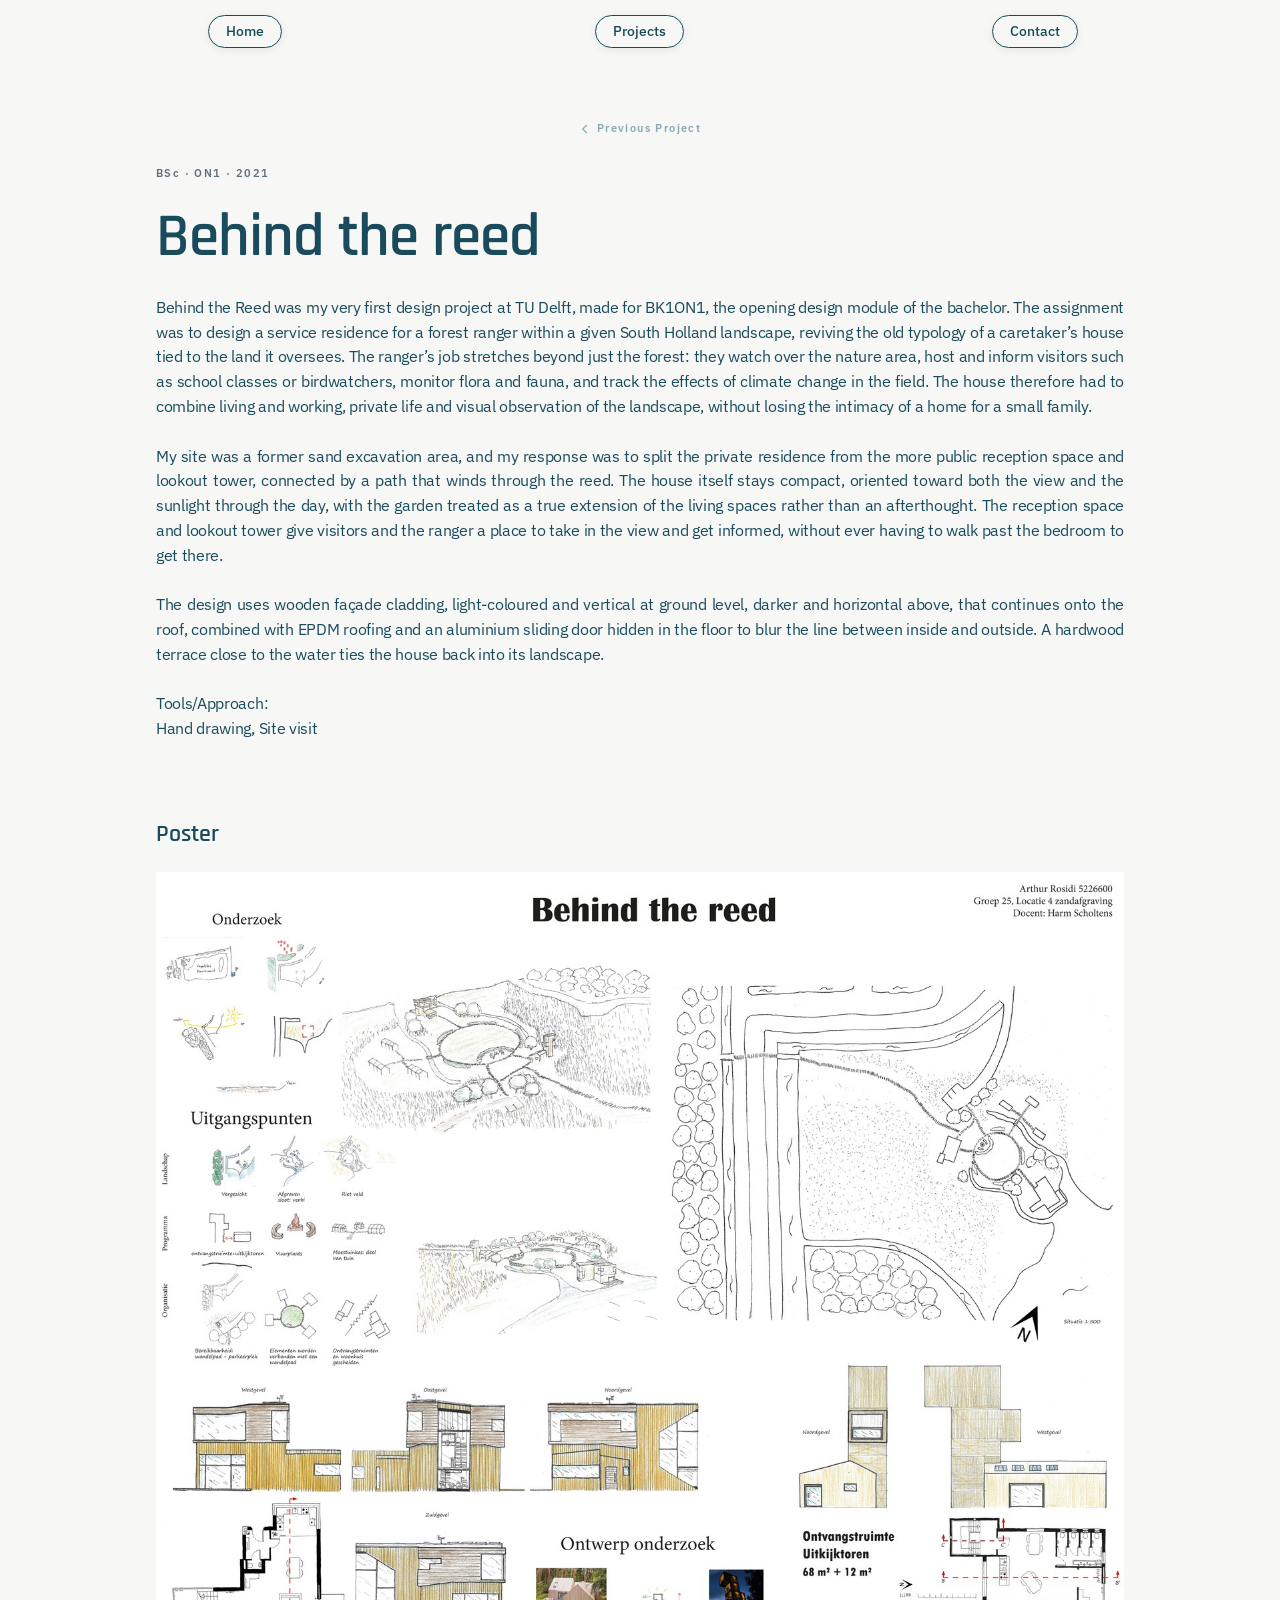
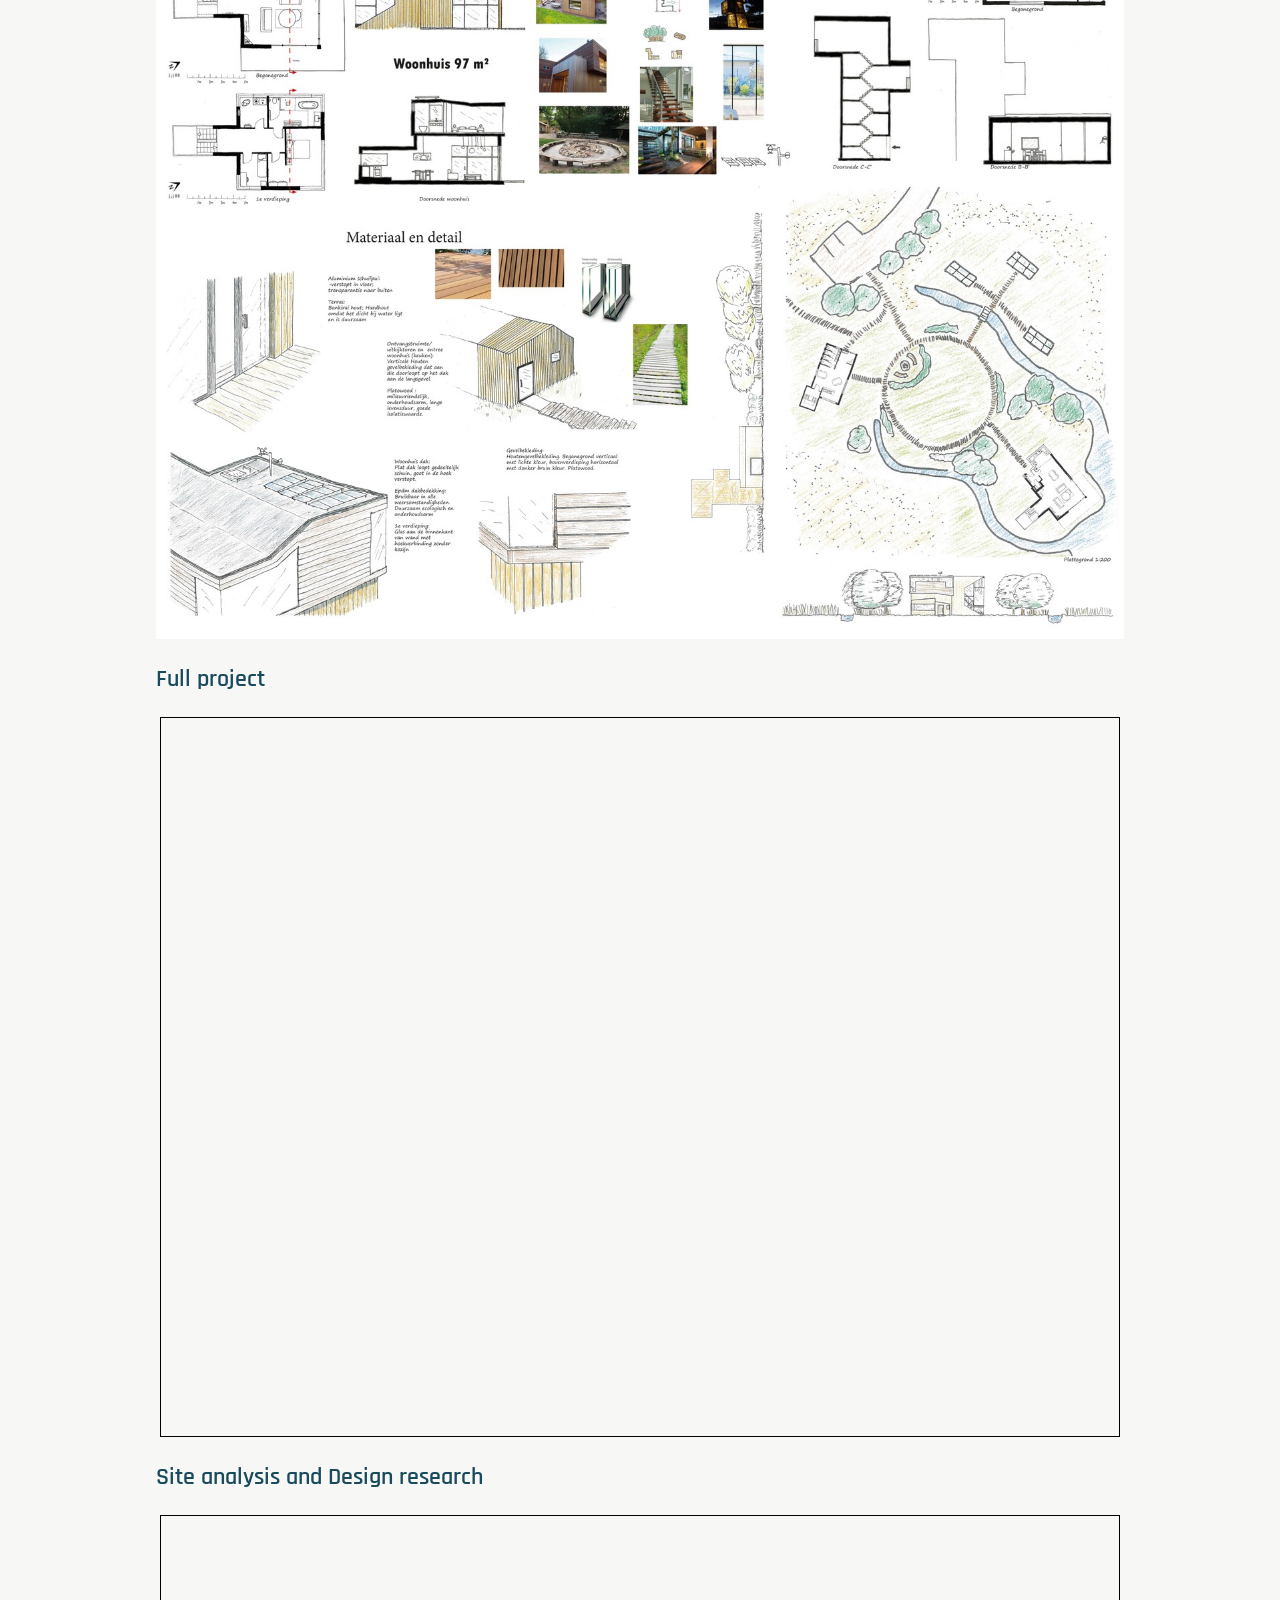
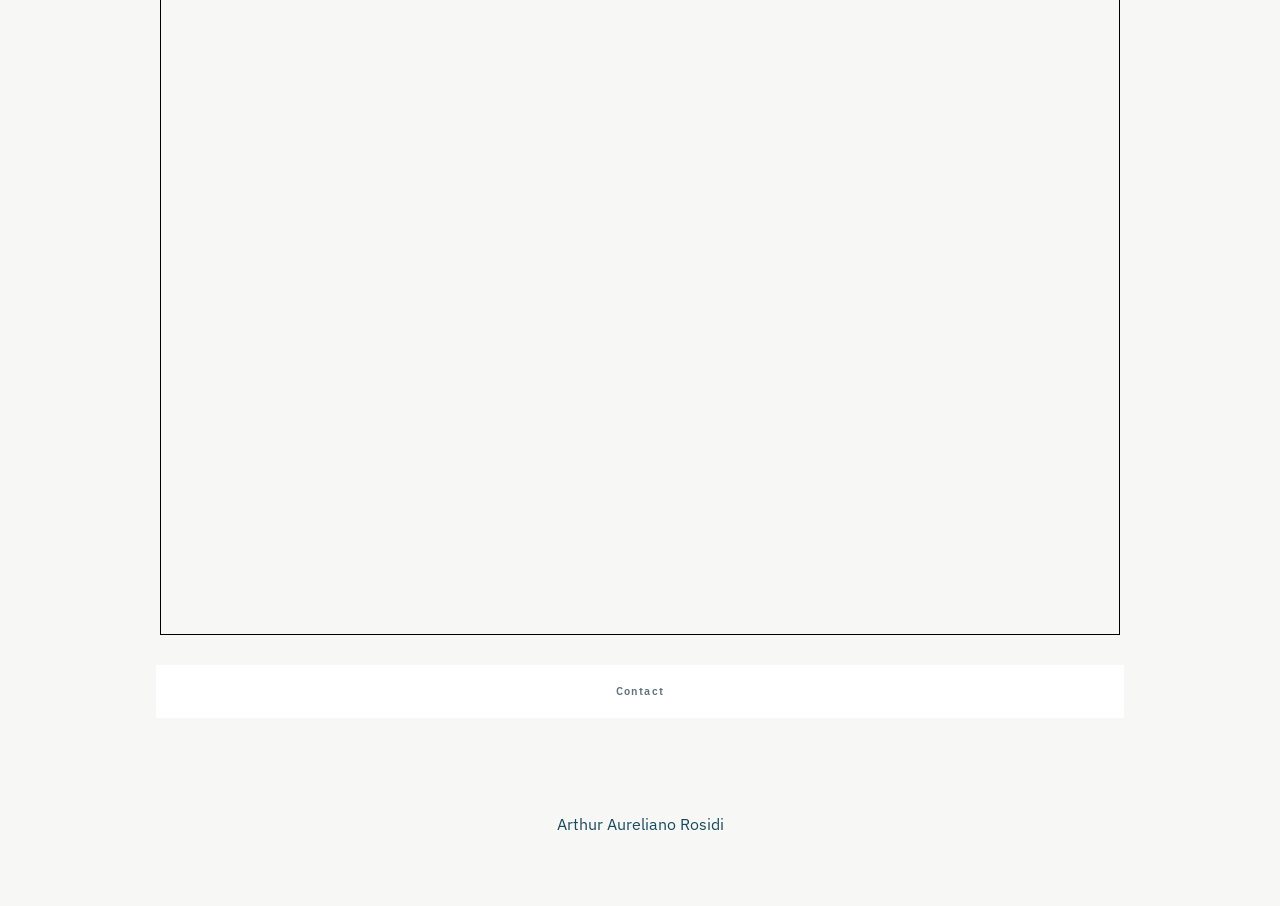
<file: projects/behind-the-reedd.html>
<!doctype html>
<html lang="en">
<head>
<meta charset="utf-8">
<meta name="viewport" content="width=device-width, initial-scale=1">
<title>Behind the reed — Arthur Aureliano Rosidi</title>
<meta name="description" content="A house and lookout tower, set apart and linked by a path winding through the reed.">
<link rel="icon" href="../assets/images/favicon.svg" type="image/svg+xml">
<link rel="preconnect" href="https://fonts.googleapis.com"><link rel="preconnect" href="https://fonts.gstatic.com" crossorigin><link href="https://fonts.googleapis.com/css2?family=IBM+Plex+Sans:wght@400;500;600&family=Rajdhani:wght@600&display=swap" rel="stylesheet">
<link rel="stylesheet" href="../assets/css/style.css?v=20261125i">
</head>
<body class="project">
  <nav class="site-nav top">
    <div class="nav-links">
      <a class="pill" href="../index.html">Home</a>
      <a class="pill" href="../index.html#work">Projects</a>
      <a class="pill" href="../index.html#contact">Contact</a>
    </div>
  </nav>
  <main class="article">
    <div class="prevnext single"><a class="pn pn-prev" href="roboat-housee.html"><svg viewBox="0 0 16 16" width="12" height="12" aria-hidden="true" fill="none" stroke="currentColor" stroke-width="1.6" stroke-linecap="round" stroke-linejoin="round"><path d="M10 3 5 8l5 5"/></svg><span>Previous Project</span></a></div>
    <span class="label intro-in">BSc ·  ON1 · 2021</span>
    <h1 class="display intro-in" style="--d:.14s">Behind the reed</h1>
    <div class="content">
      <p class="intro-in" style="--d:.28s">Behind the Reed was my very first design project at TU Delft, made for BK1ON1, the opening design module of the bachelor. The assignment was to design a service residence for a forest ranger within a given South Holland landscape, reviving the old typology of a caretaker’s house tied to the land it oversees. The ranger’s job stretches beyond just the forest: they watch over the nature area, host and inform visitors such as school classes or birdwatchers, monitor flora and fauna, and track the effects of climate change in the field. The house therefore had to combine living and working, private life and visual observation of the landscape, without losing the intimacy of a home for a small family.</p>
      <p class="blank"><br></p>
      <p class="reveal">My site was a former sand excavation area, and my response was to split the private residence from the more public reception space and lookout tower, connected by a path that winds through the reed. The house itself stays compact, oriented toward both the view and the sunlight through the day, with the garden treated as a true extension of the living spaces rather than an afterthought. The reception space and lookout tower give visitors and the ranger a place to take in the view and get informed, without ever having to walk past the bedroom to get there.</p>
      <p class="blank"><br></p>
      <p class="reveal">The design uses wooden façade cladding, <span class="nw">light-coloured</span> and vertical at ground level, darker and horizontal above, that continues onto the roof, combined with EPDM roofing and an aluminium sliding door hidden in the floor to blur the line between inside and outside. A hardwood terrace close to the water ties the house back into its landscape.</p>
      <p class="blank"><br></p>
      <p class="reveal">Tools/Approach: </p>
      <p class="reveal">Hand drawing, Site visit</p>
      <p class="blank"><br></p>
      <div class="gap"></div>
      <h2 class="reveal">Poster</h2>
      <div class="media-full"><img class="g-reveal" src="../assets/images/oJBv7FYjPECSVL8UTy9blu6h0UI.jpg" alt="" loading="lazy"></div>
      <h2 class="reveal">Full project</h2>
      <div class="embed reveal"><iframe src="https://drive.google.com/file/d/1ID6AYNra035UekI2VsVs_vzP6FGWz4g6/preview" allow="autoplay" allowfullscreen loading="lazy" title="Document"></iframe></div>
      <h2 class="reveal">Site analysis and Design research</h2>
      <div class="embed reveal"><iframe src="https://drive.google.com/file/d/1oIF5PBZr6WkzzZADFN5xHgIarEpie7Ay/preview" allow="autoplay" allowfullscreen loading="lazy" title="Document"></iframe></div>
    </div>
    <a class="next-bar" href="../index.html#contact"><span class="label">Contact</span></a>
  </main>
  <footer class="sig reveal"><span class="sig-text">Arthur Aureliano Rosidi</span></footer>
  <script src="../assets/js/main.js?v=20261125i"></script>
</body>
</html>
</file>
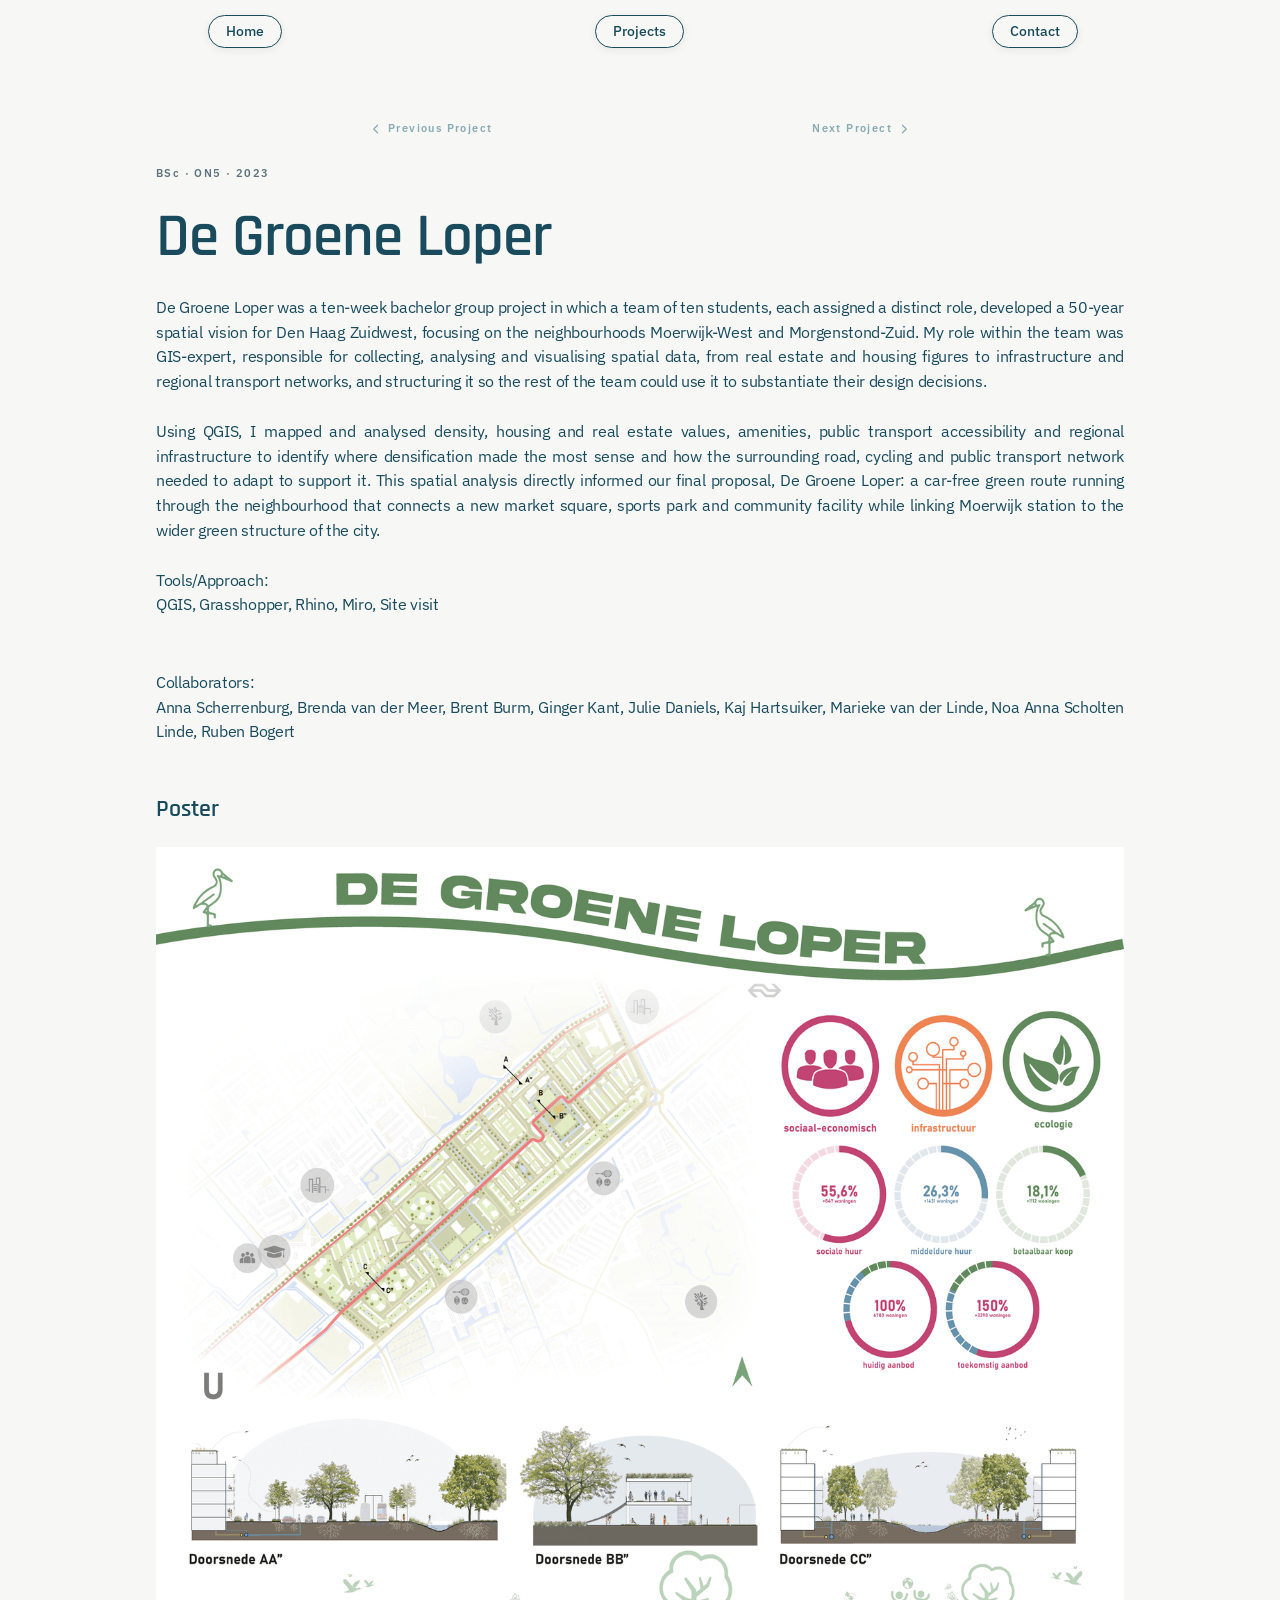
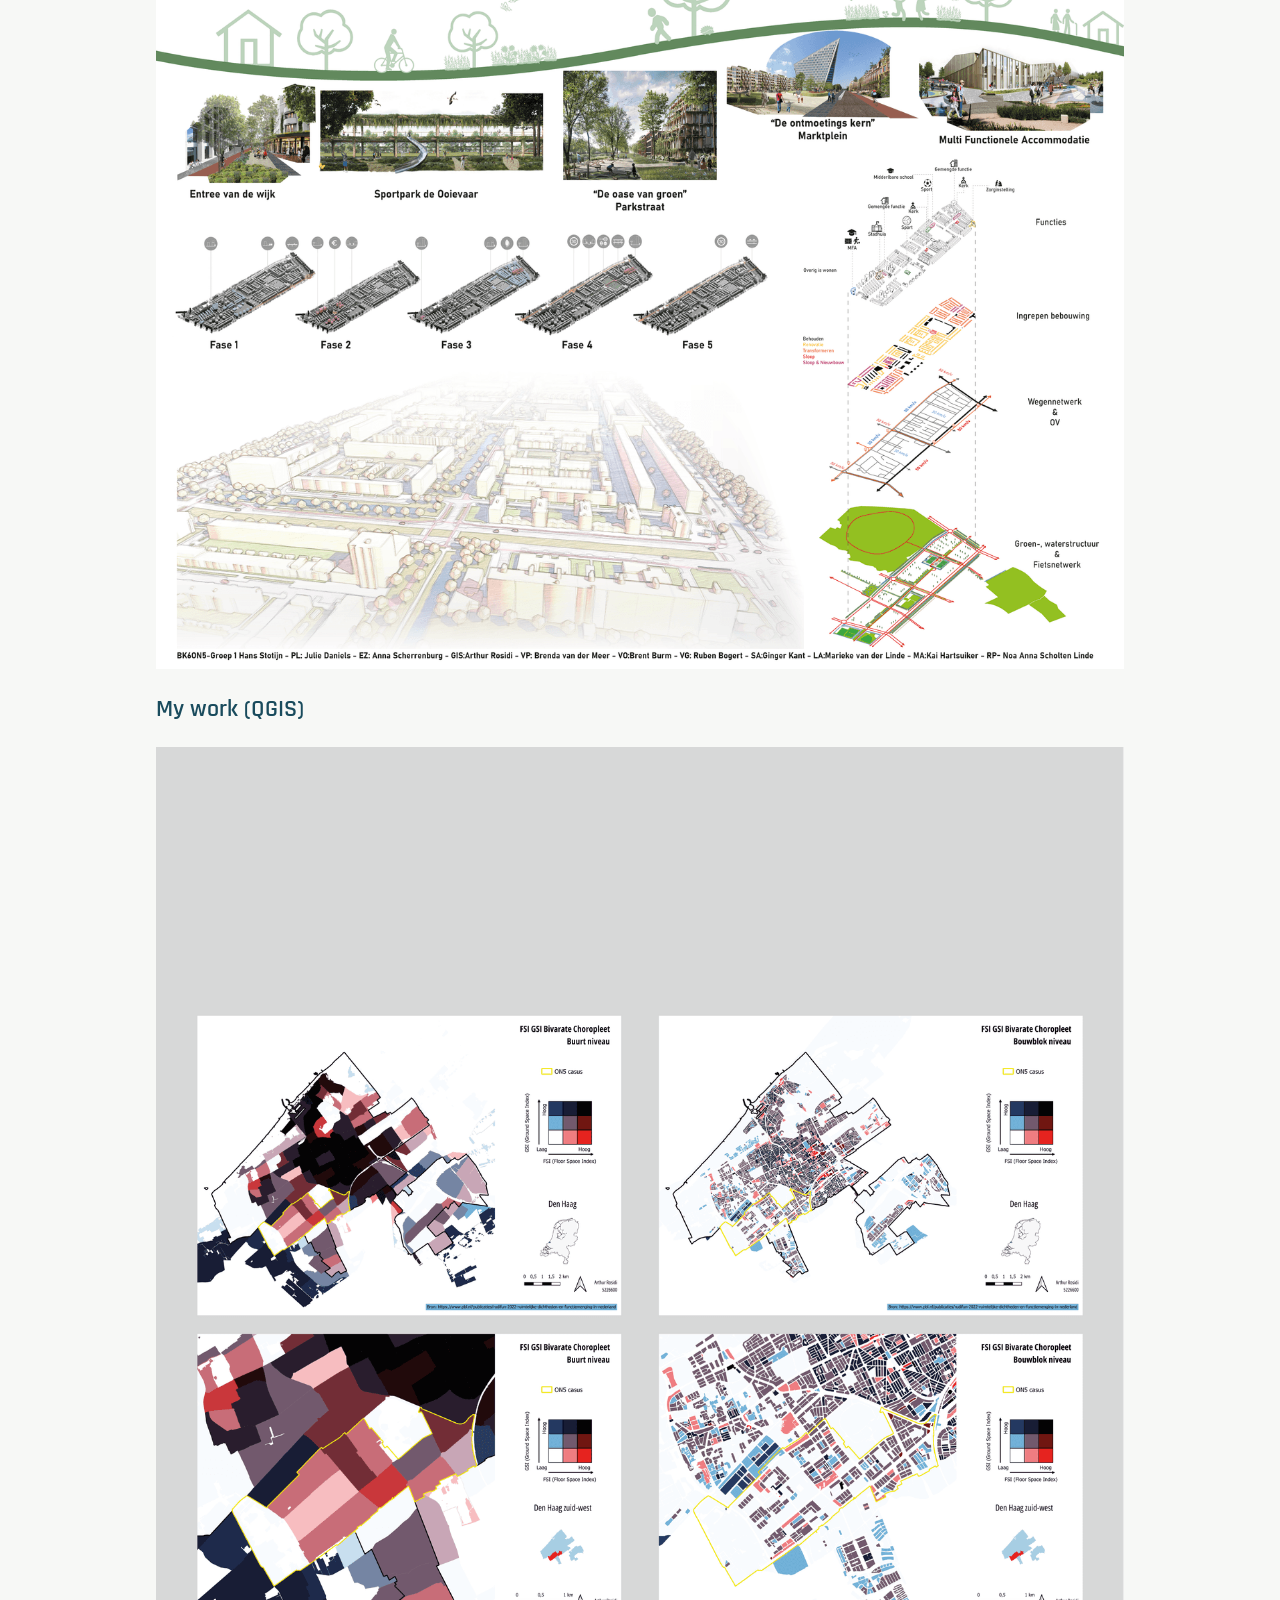
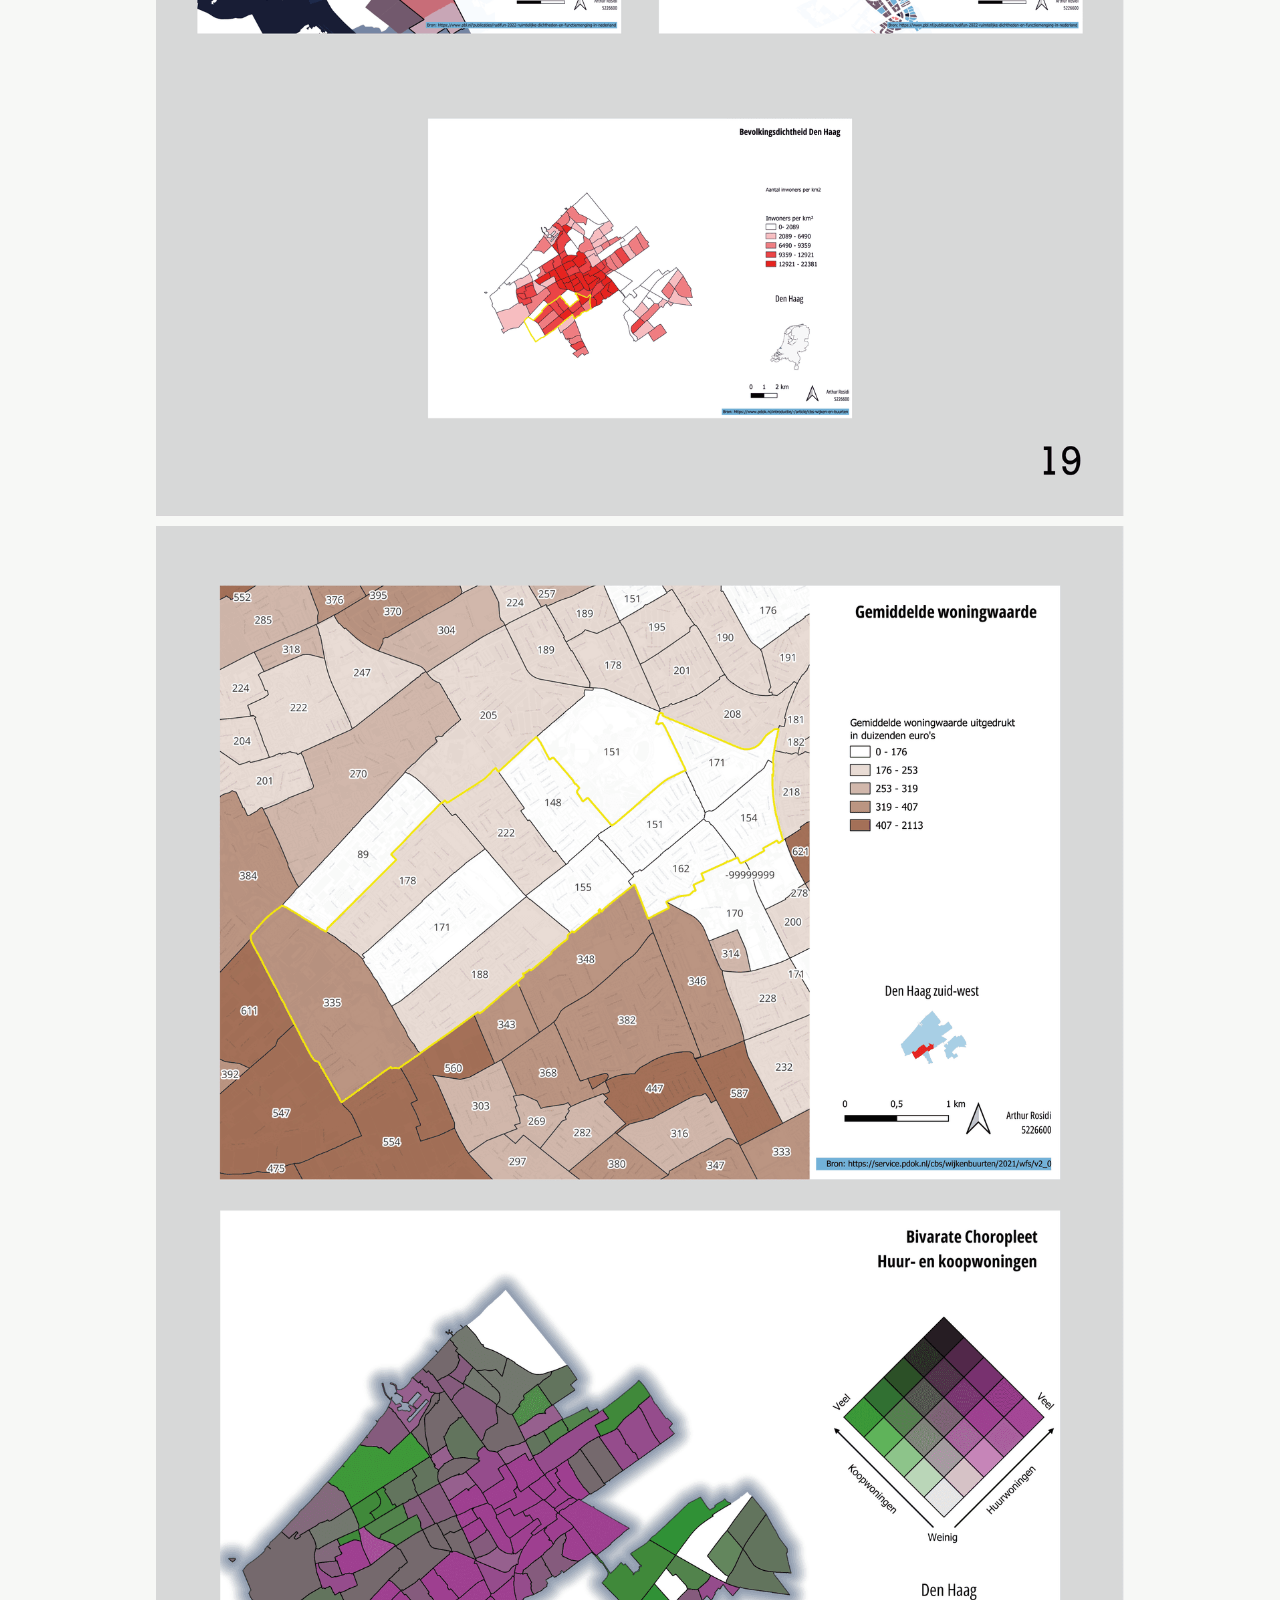
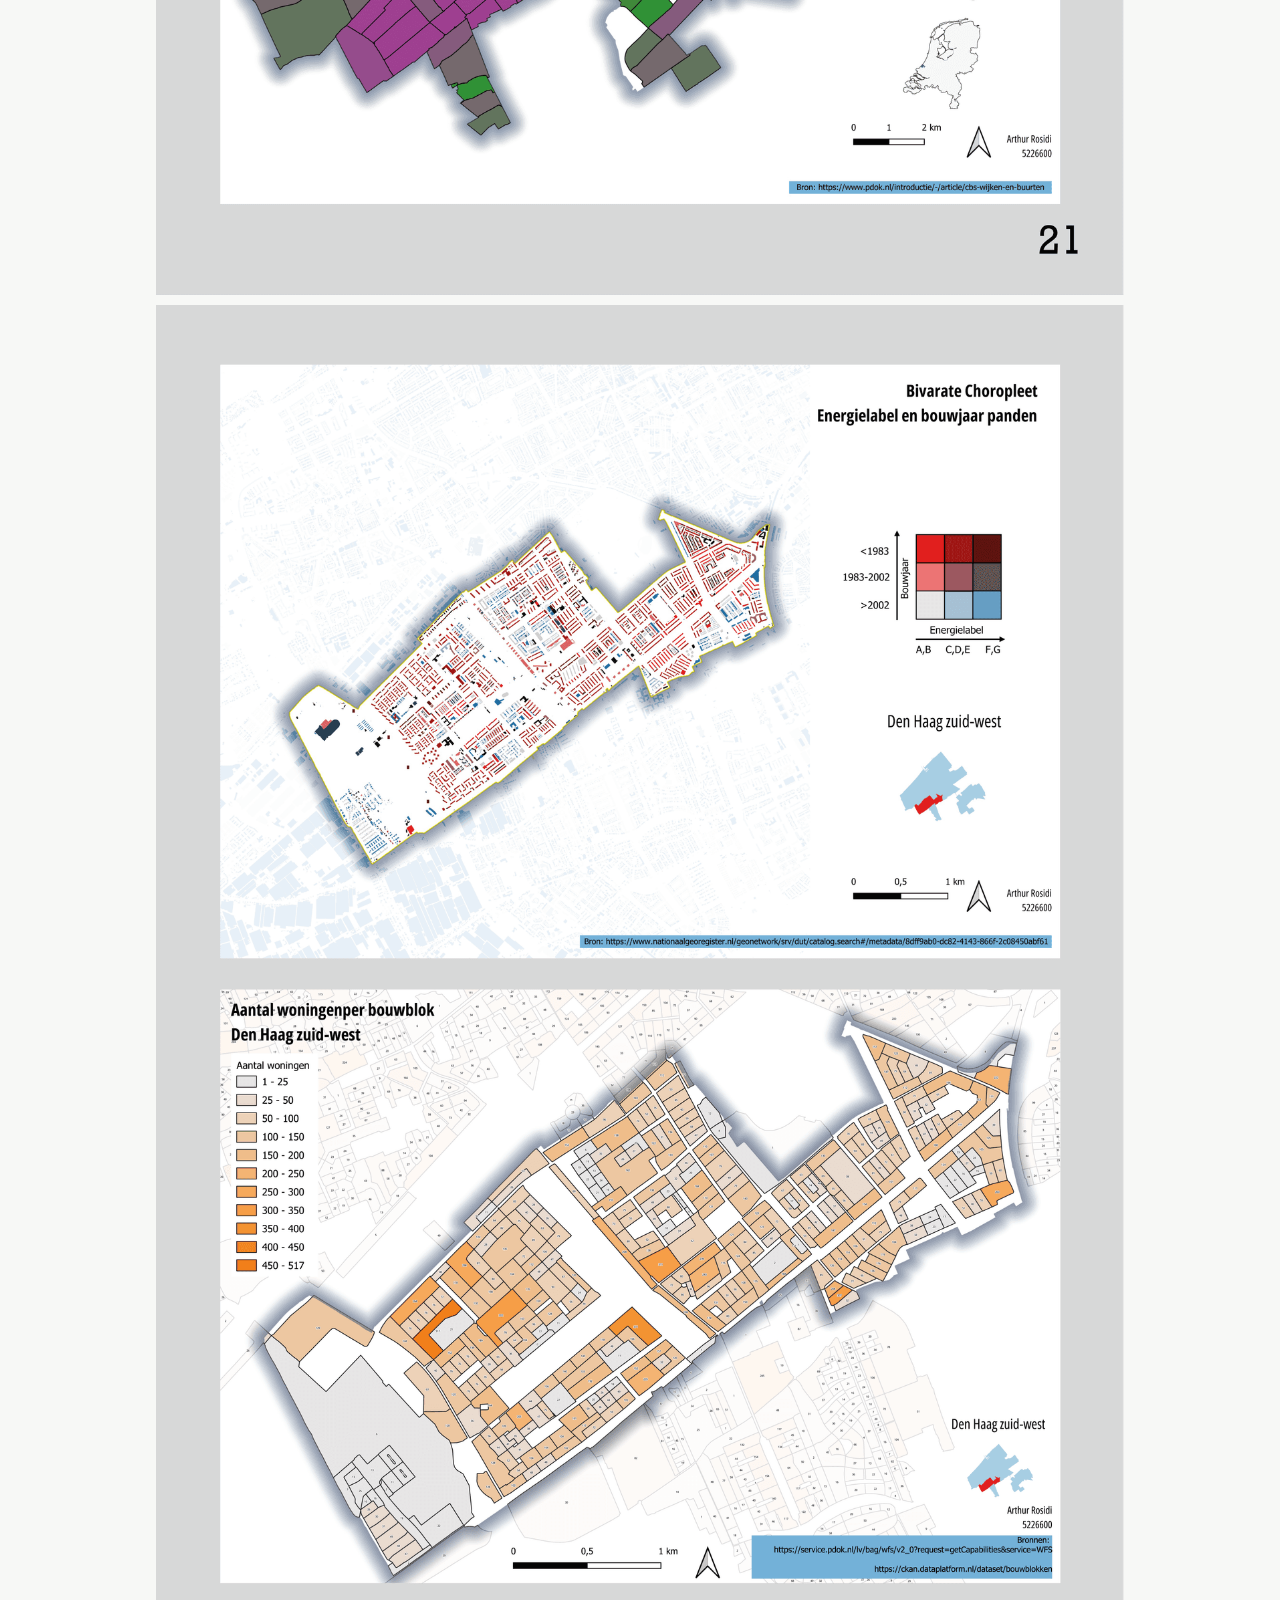
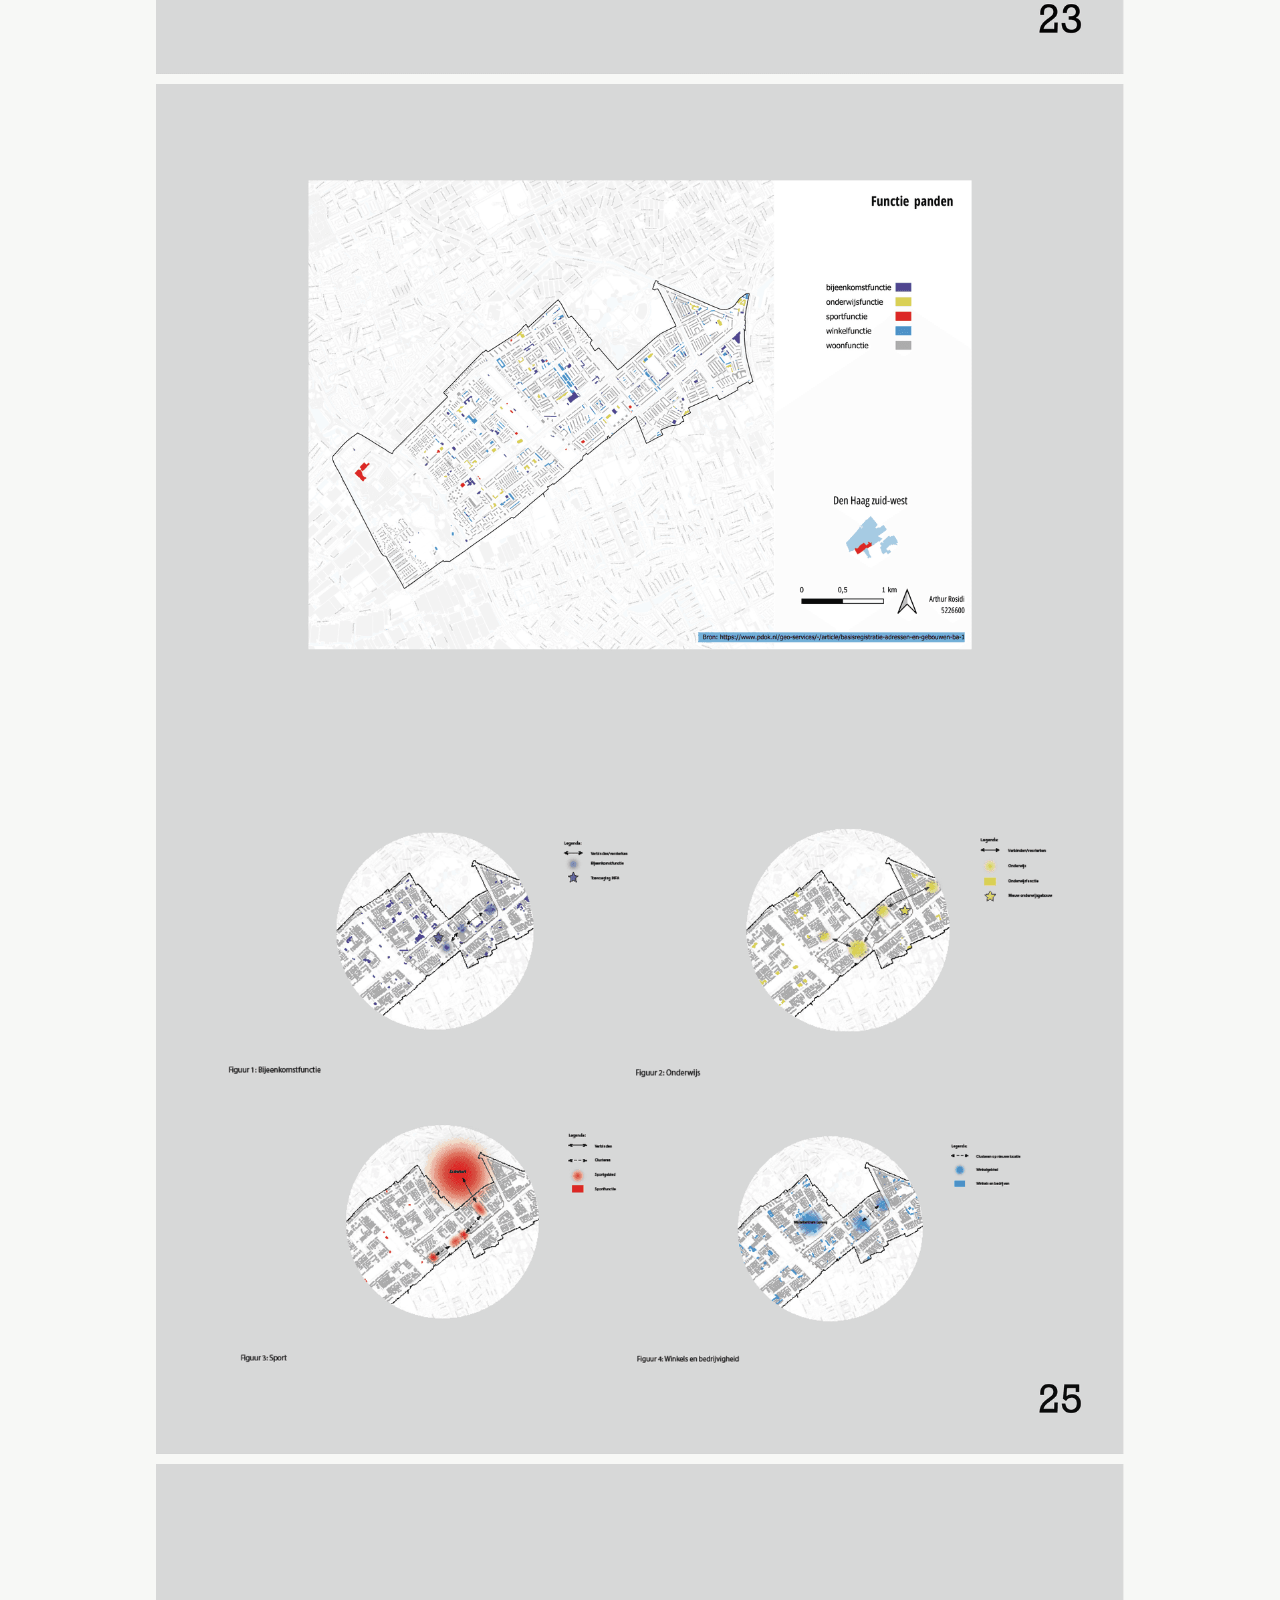
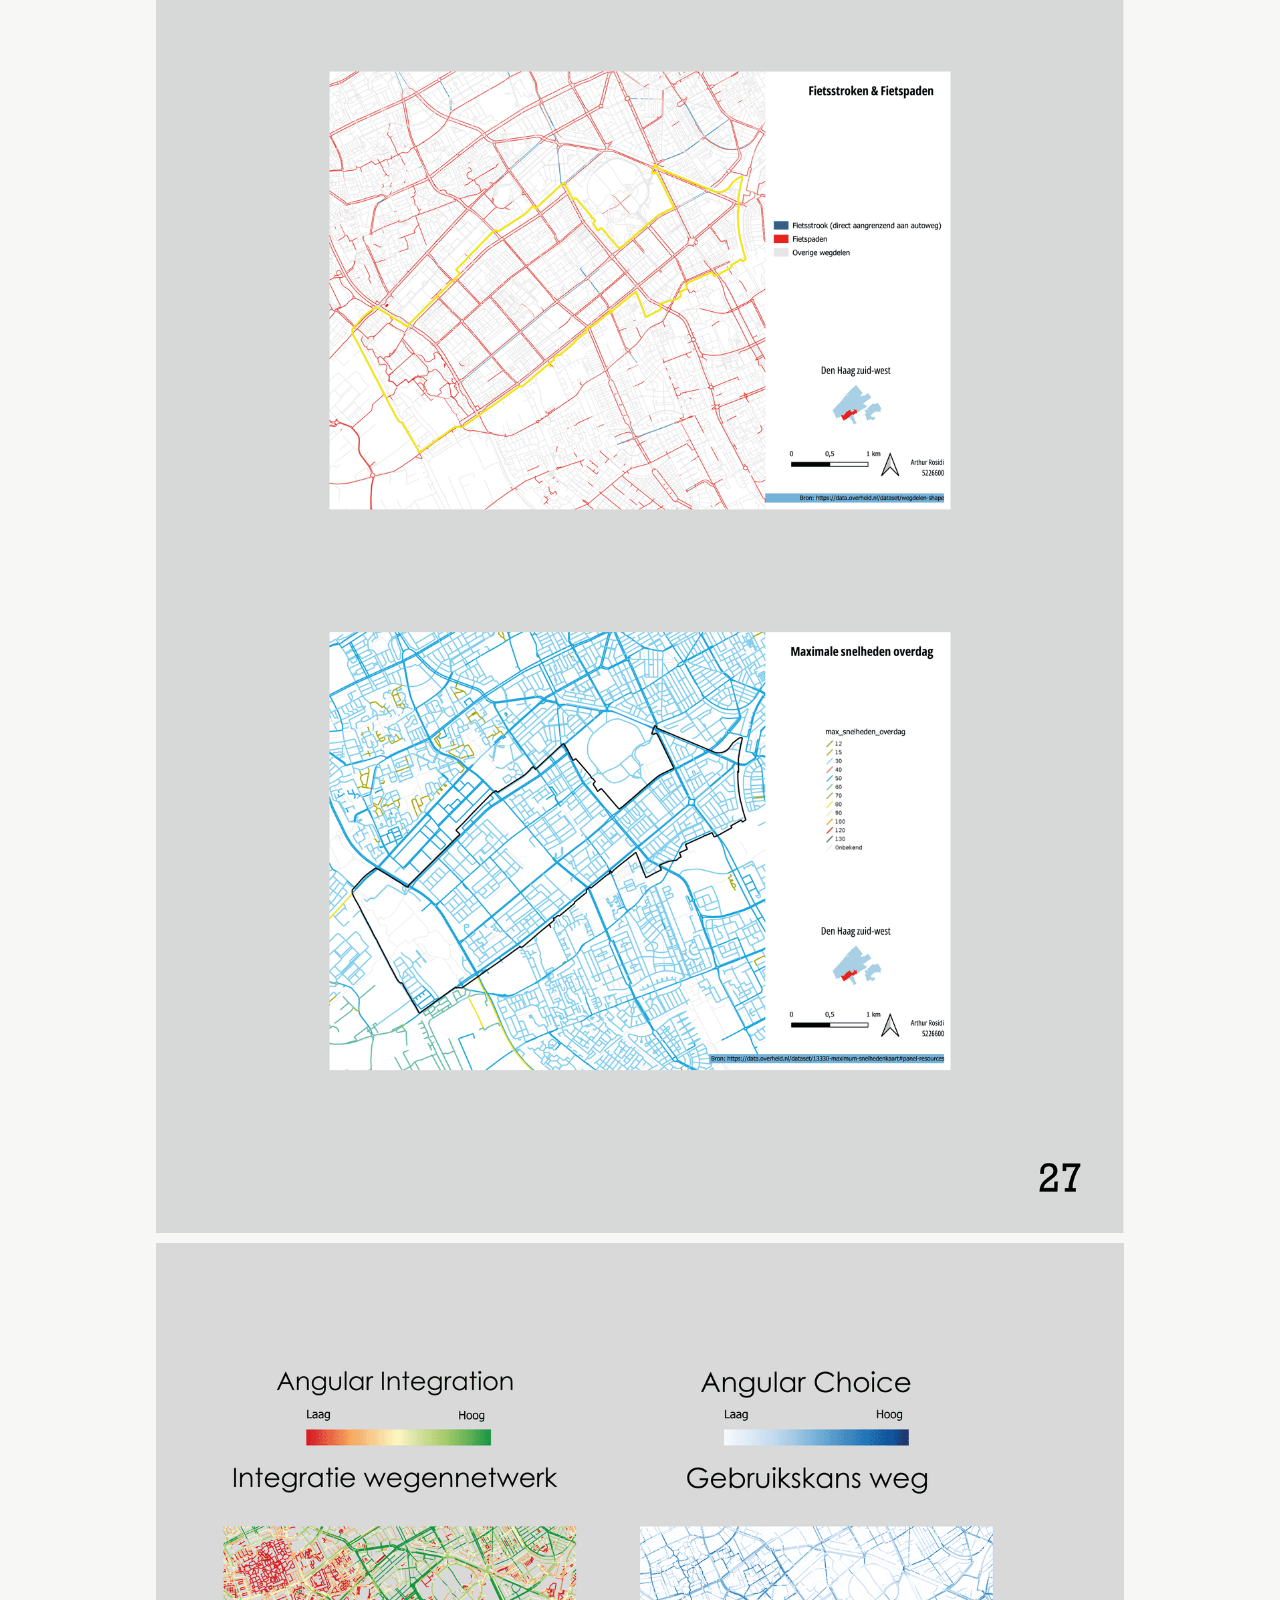
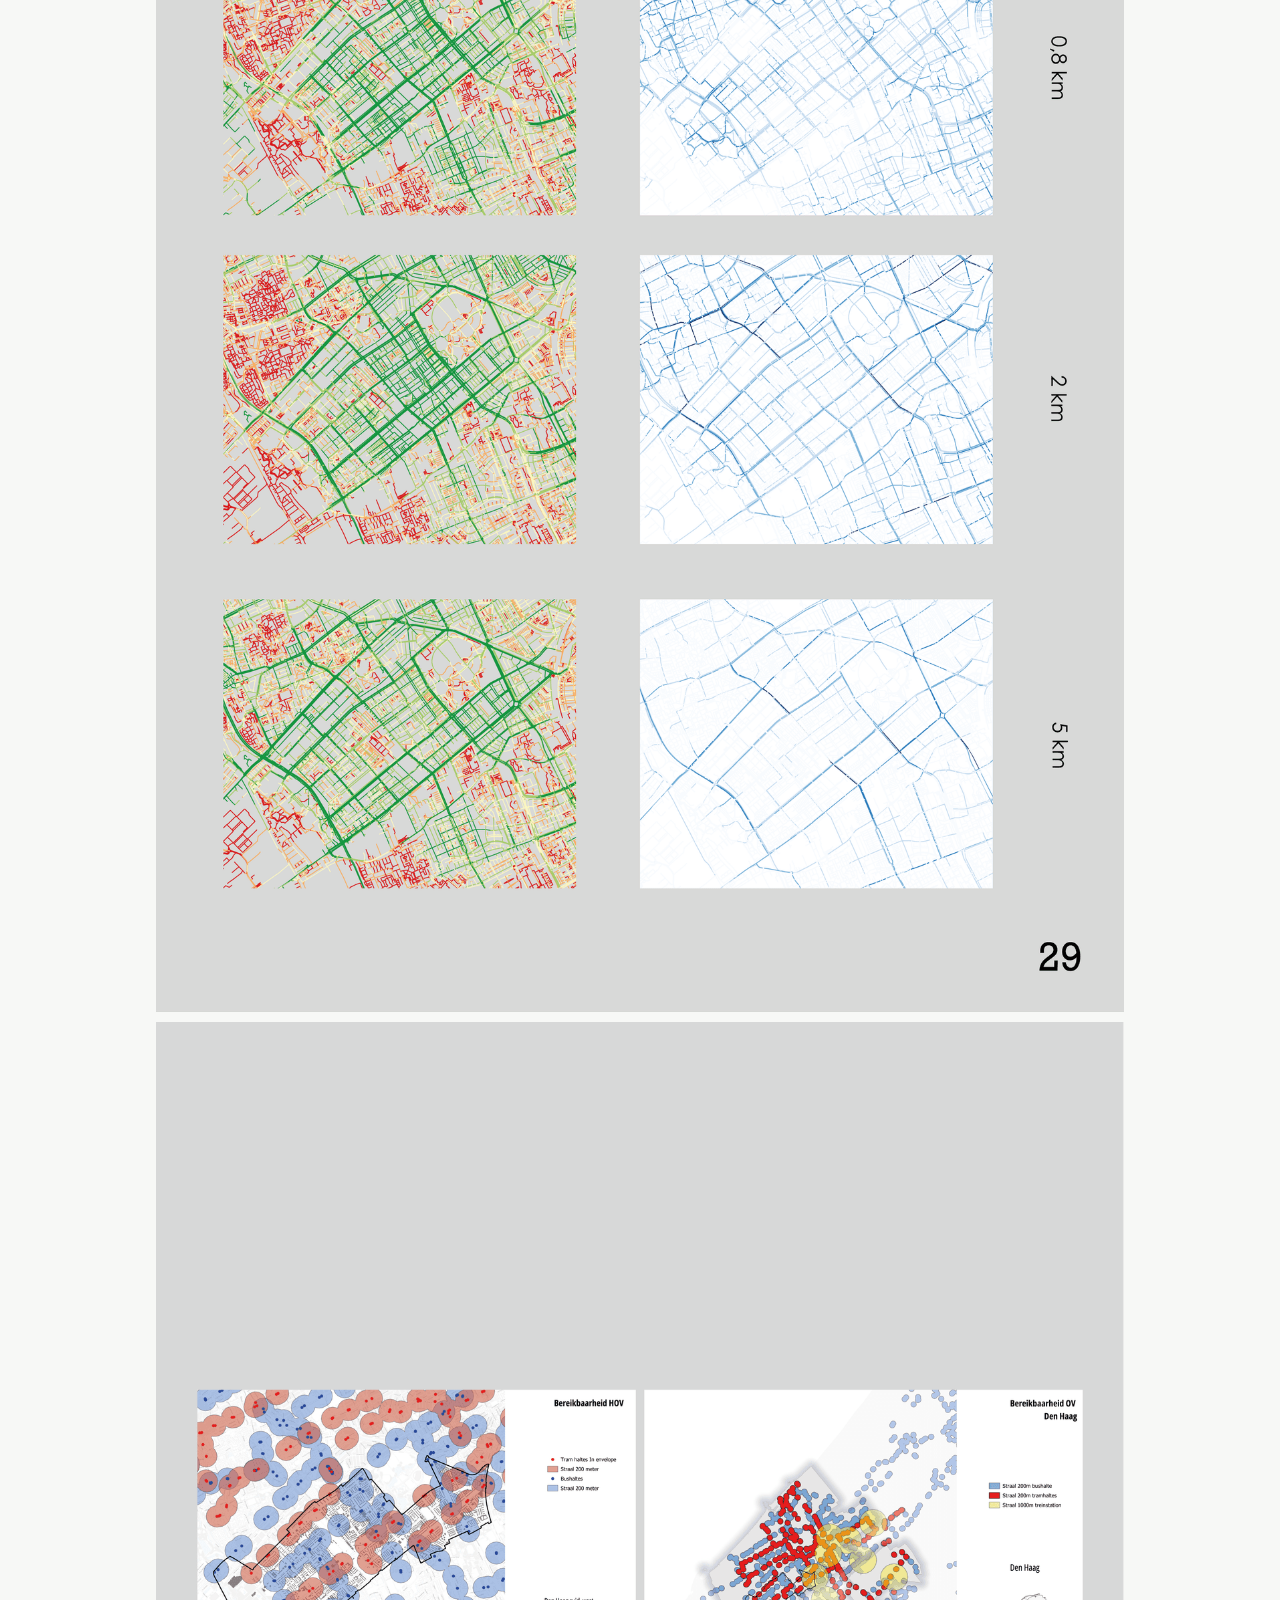
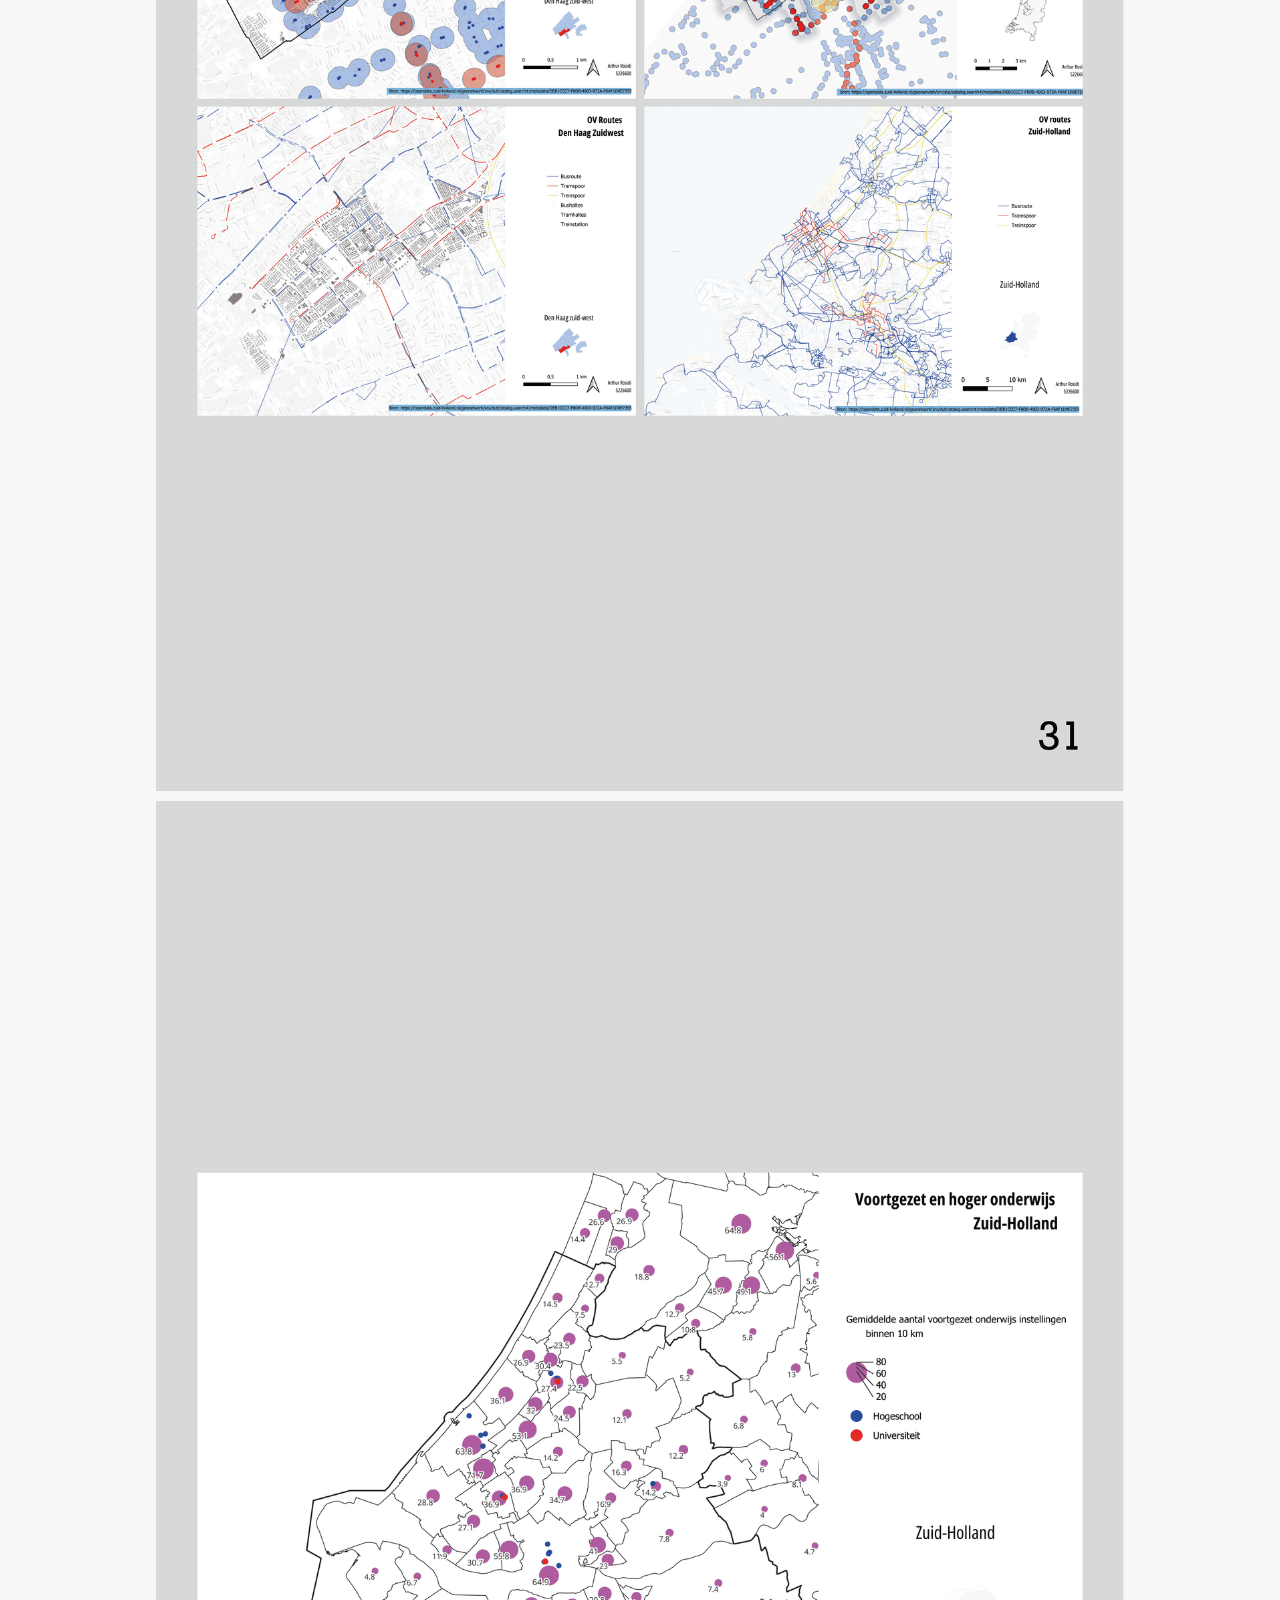
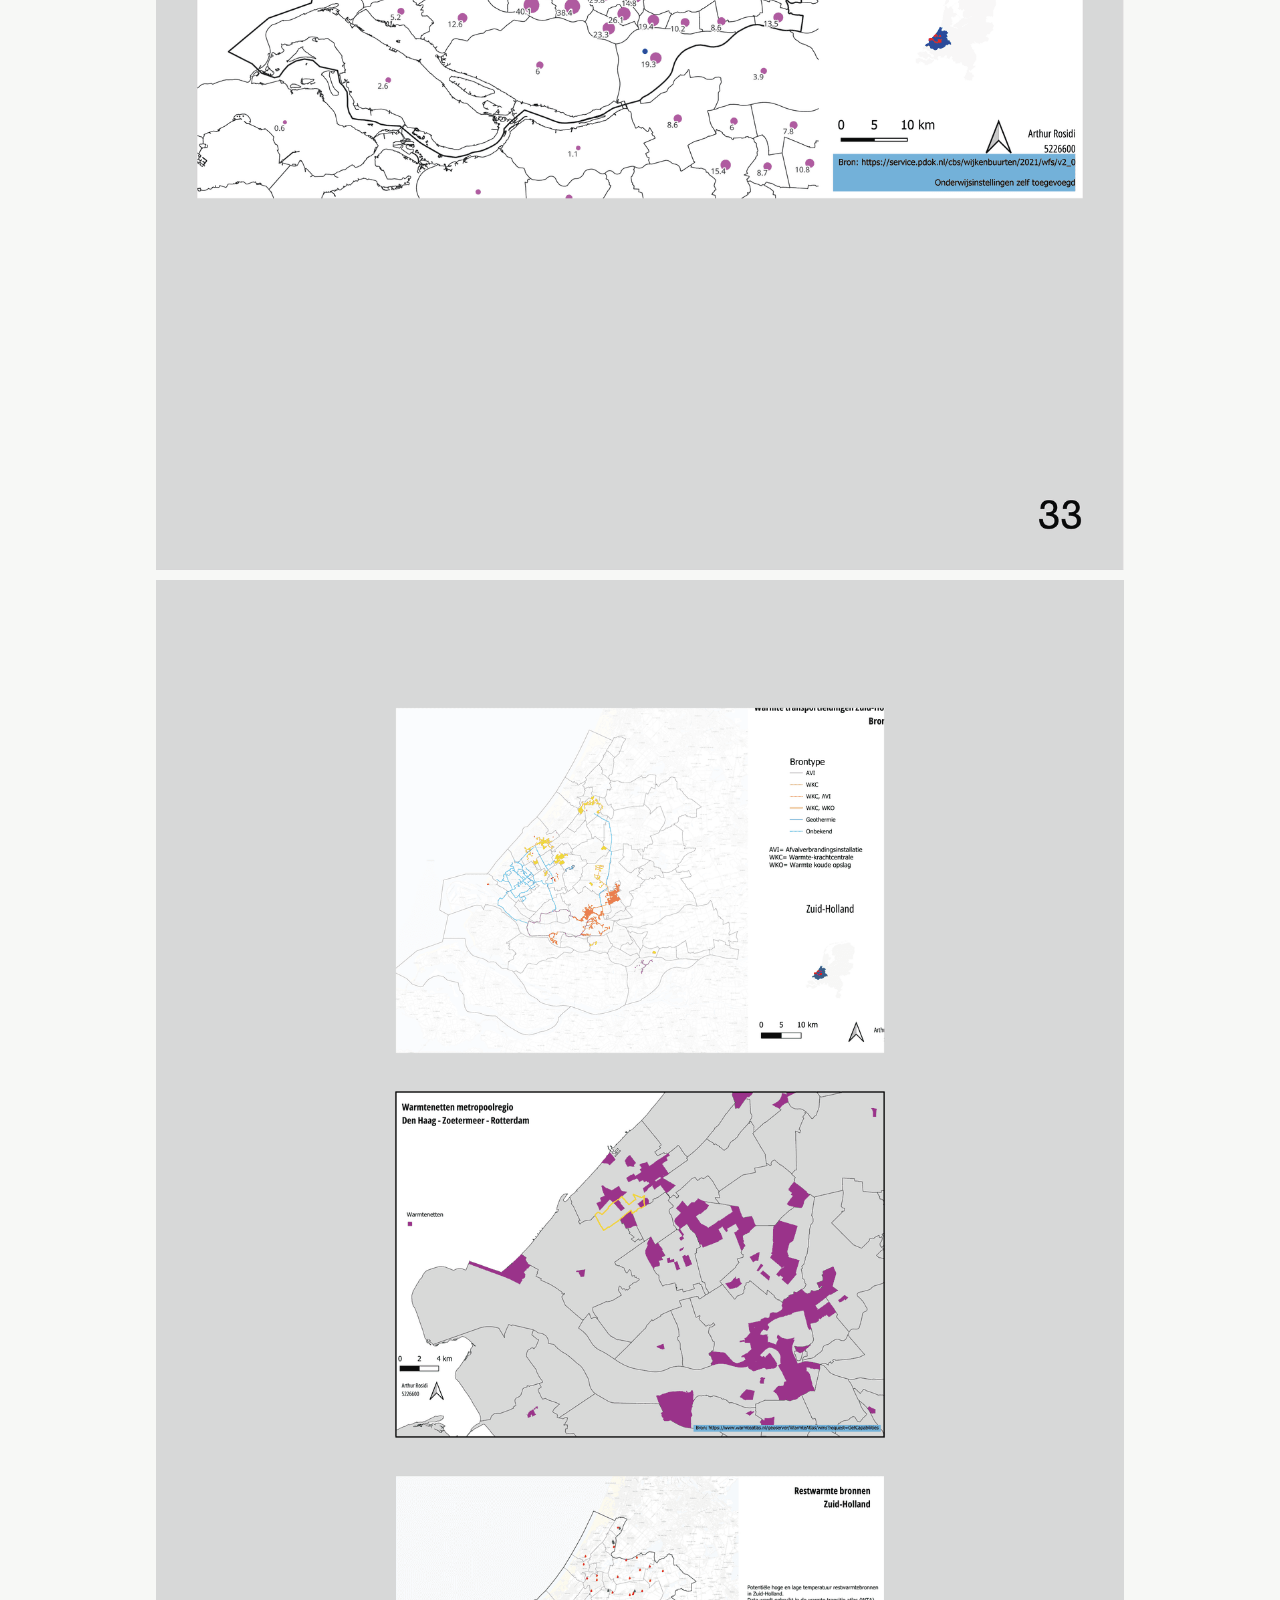
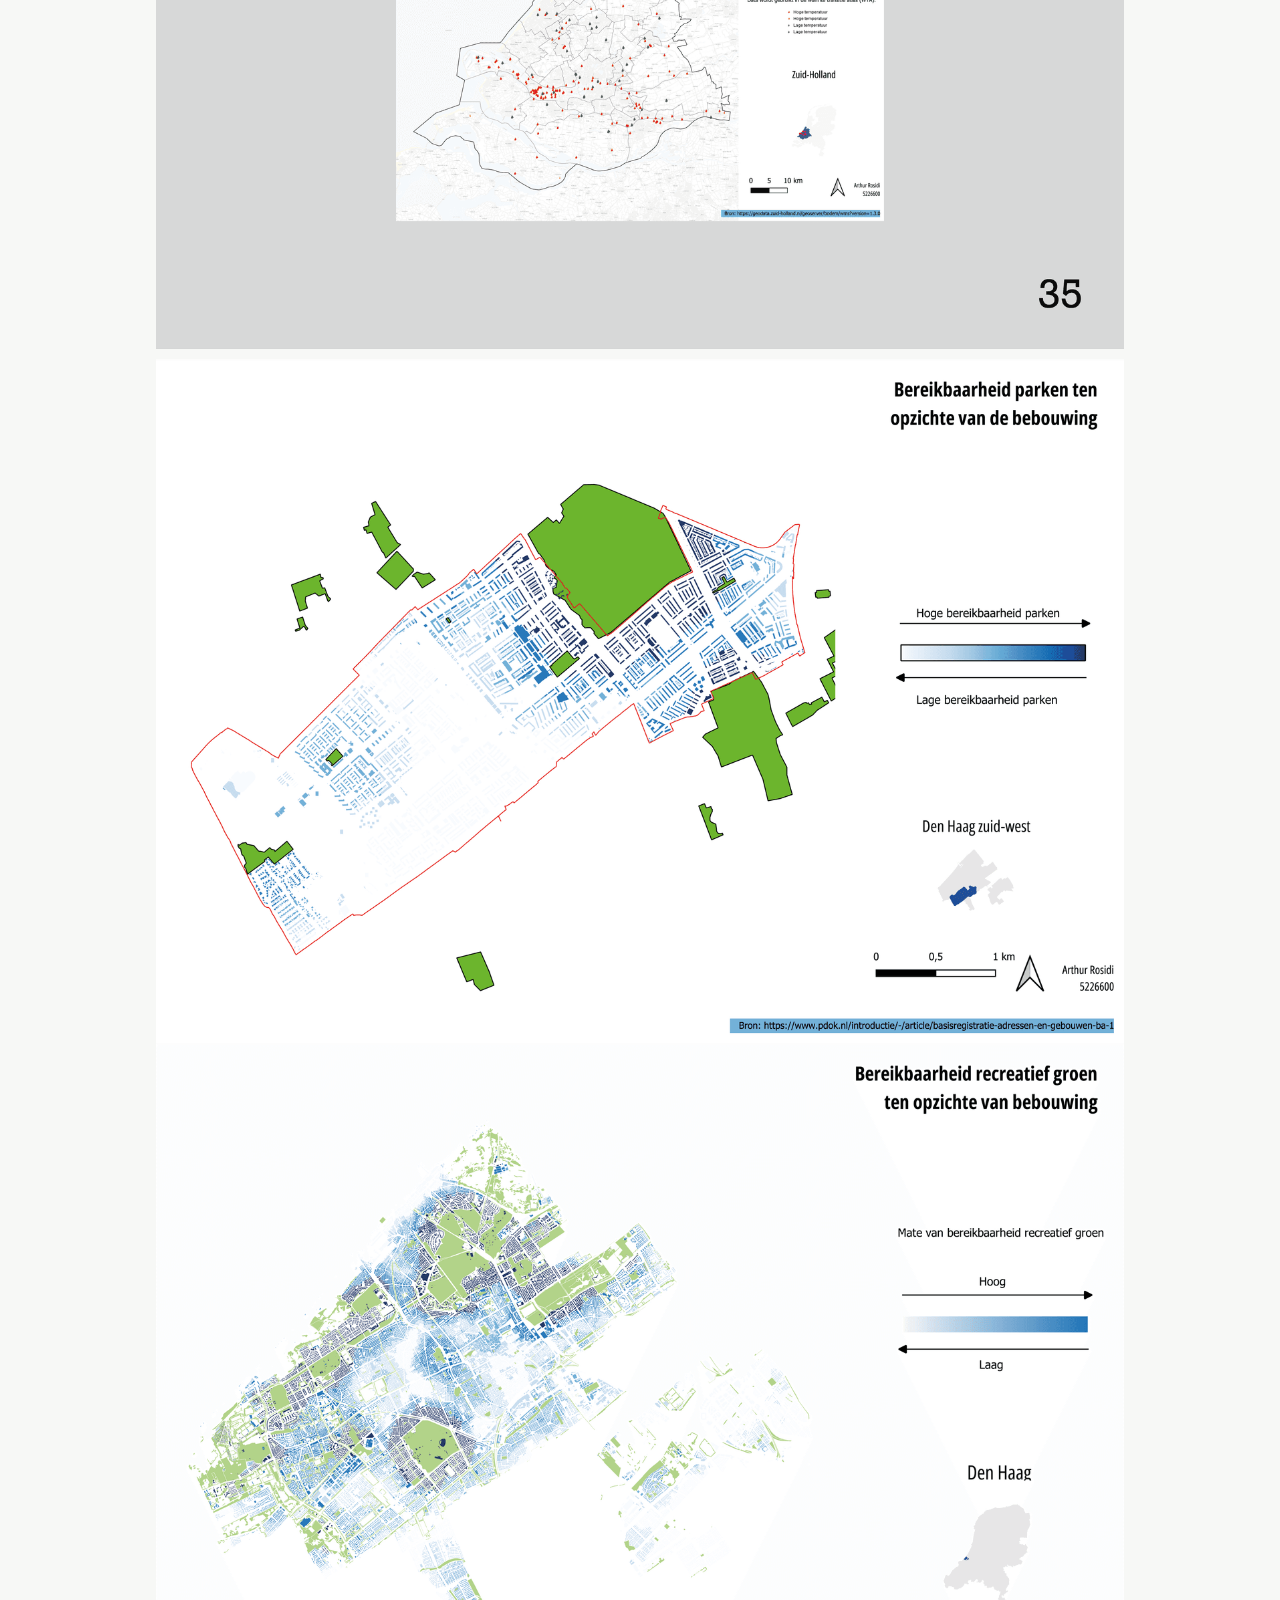
<file: projects/de-groene-loperr.html>
<!doctype html>
<html lang="en">
<head>
<meta charset="utf-8">
<meta name="viewport" content="width=device-width, initial-scale=1">
<title>De Groene Loper — Arthur Aureliano Rosidi</title>
<meta name="description" content="Mapping Den Haag Zuidwest to find where densification, and the infrastructure to support it, makes sense.">
<link rel="icon" href="../assets/images/favicon.svg" type="image/svg+xml">
<link rel="preconnect" href="https://fonts.googleapis.com"><link rel="preconnect" href="https://fonts.gstatic.com" crossorigin><link href="https://fonts.googleapis.com/css2?family=IBM+Plex+Sans:wght@400;500;600&family=Rajdhani:wght@600&display=swap" rel="stylesheet">
<link rel="stylesheet" href="../assets/css/style.css?v=20261125i">
</head>
<body class="project">
  <nav class="site-nav top">
    <div class="nav-links">
      <a class="pill" href="../index.html">Home</a>
      <a class="pill" href="../index.html#work">Projects</a>
      <a class="pill" href="../index.html#contact">Contact</a>
    </div>
  </nav>
  <main class="article">
    <div class="prevnext"><a class="pn pn-prev" href="poppodium-de-muzieknoot.html"><svg viewBox="0 0 16 16" width="12" height="12" aria-hidden="true" fill="none" stroke="currentColor" stroke-width="1.6" stroke-linecap="round" stroke-linejoin="round"><path d="M10 3 5 8l5 5"/></svg><span>Previous Project</span></a><a class="pn pn-next" href="leven-tuinen-samenkomstt.html"><span>Next Project</span><svg viewBox="0 0 16 16" width="12" height="12" aria-hidden="true" fill="none" stroke="currentColor" stroke-width="1.6" stroke-linecap="round" stroke-linejoin="round"><path d="m6 3 5 5-5 5"/></svg></a></div>
    <span class="label intro-in">BSc ·  ON5 · 2023</span>
    <h1 class="display intro-in" style="--d:.14s">De Groene Loper</h1>
    <div class="content">
      <p class="intro-in" style="--d:.28s">De Groene Loper was a <span class="nw">ten-week</span> bachelor group project in which a team of ten students, each assigned a distinct role, developed a <span class="nw">50-year</span> spatial vision for Den Haag Zuidwest, focusing on the neighbourhoods <span class="nw">Moerwijk-West</span> and Morgenstond-Zuid. My role within the team was <span class="nw">GIS-expert</span>, responsible for collecting, analysing and visualising spatial data, from real estate and housing figures to infrastructure and regional transport networks, and structuring it so the rest of the team could use it to substantiate their design decisions.</p>
      <p class="blank"><br></p>
      <p class="reveal">Using QGIS, I mapped and analysed density, housing and real estate values, amenities, public transport accessibility and regional infrastructure to identify where densification made the most sense and how the surrounding road, cycling and public transport network needed to adapt to support it. This spatial analysis directly informed our final proposal, De Groene Loper: a <span class="nw">car-free</span> green route running through the neighbourhood that connects a new market square, sports park and community facility while linking Moerwijk station to the wider green structure of the city.</p>
      <p class="blank"><br></p>
      <p class="reveal">Tools/Approach: </p>
      <p class="reveal">QGIS, Grasshopper, Rhino, Miro, Site visit</p>
      <p class="blank"><br></p>
      <div class="gap"></div>
      <p class="reveal">Collaborators: </p>
      <p class="reveal">Anna Scherrenburg, Brenda van der Meer, Brent Burm, Ginger Kant, Julie Daniels, Kaj Hartsuiker, Marieke van der Linde, Noa Anna Scholten Linde, Ruben Bogert</p>
      <p class="blank"><br></p>
      <h2 class="reveal">Poster</h2>
      <div class="media-full"><img class="g-reveal" src="../assets/images/sBgv2NloAmNkeLRFsikWYVJhKyo.png" alt="" loading="lazy"></div>
      <h2 class="reveal">My work (QGIS)</h2>
      <div class="media-full"><img class="g-reveal" src="../assets/images/HcDTFxrueHTsazq14yAxwzJzQ.png" alt="" loading="lazy"></div>
      <div class="media-full"><img class="g-reveal" src="../assets/images/r7ojVcLAhbkX6XmBVBcBOGKebws.png" alt="" loading="lazy"></div>
      <div class="media-full"><img class="g-reveal" src="../assets/images/erqXZhbb10TzSlnVXw2usddvAU.png" alt="" loading="lazy"></div>
      <div class="media-full"><img class="g-reveal" src="../assets/images/Qqquo0EJ9N7KCy9v9gw1hOE1w.png" alt="" loading="lazy"></div>
      <div class="media-full"><img class="g-reveal" src="../assets/images/pYzlnvWMCl8zs6VapUrSDwCXk.png" alt="" loading="lazy"></div>
      <div class="media-full"><img class="g-reveal" src="../assets/images/6NDcSasHJEMGcfeSSu7bHa4Llc.png" alt="" loading="lazy"></div>
      <div class="media-full"><img class="g-reveal" src="../assets/images/jidRAnfVbdhHesPuIAbAgT1GI.png" alt="" loading="lazy"></div>
      <div class="media-full"><img class="g-reveal" src="../assets/images/nQ6o5v2fl2OVDcEMrQIL18vWJQ8.png" alt="" loading="lazy"></div>
      <div class="media-full"><img class="g-reveal" src="../assets/images/AhehEqXA2y1nT1ECAyaTtL4hJQQ.png" alt="" loading="lazy"></div>
      <div class="media-full"><img class="g-reveal" src="../assets/images/p3AiJzg8QL09ZAw9qbpiVTOPqfg.png" alt="" loading="lazy"></div>
      <div class="media-full"><img class="g-reveal" src="../assets/images/BIgT6EgMmHI1C3qR3MzJjX9ETC0.png" alt="" loading="lazy"></div>
      <div class="media-full"><img class="g-reveal" src="../assets/images/TRdg2l22UHBABpJB2YlcHqV6E.png" alt="" loading="lazy"></div>
      <div class="media-full"><img class="g-reveal" src="../assets/images/qJSupELoEQ9PQlN9xTgGsKacqRs.png" alt="" loading="lazy"></div>
      <div class="media-full"><img class="g-reveal" src="../assets/images/lNjWFZNbDTblmaMkinSZWolxX0.png" alt="" loading="lazy"></div>
      <div class="media-full"><img class="g-reveal" src="../assets/images/o31TtCMBv4egUKFpsUfscEB5lSg.png" alt="" loading="lazy"></div>
      <div class="media-full"><img class="g-reveal" src="../assets/images/UW6nzC0lQFVswR2jWzZDM49yaK8.png" alt="" loading="lazy"></div>
      <div class="media-full"><img class="g-reveal" src="../assets/images/uWqVIXd6OafU3H0Oo43DBWYncI.png" alt="" loading="lazy"></div>
    </div>
    <a class="next-bar" href="leven-tuinen-samenkomstt.html"><span class="label">NEXT PROJECT — Leven Tuinen Samenkomst</span></a>
  </main>
  <footer class="sig reveal"><span class="sig-text">Arthur Aureliano Rosidi</span></footer>
  <script src="../assets/js/main.js?v=20261125i"></script>
</body>
</html>
</file>
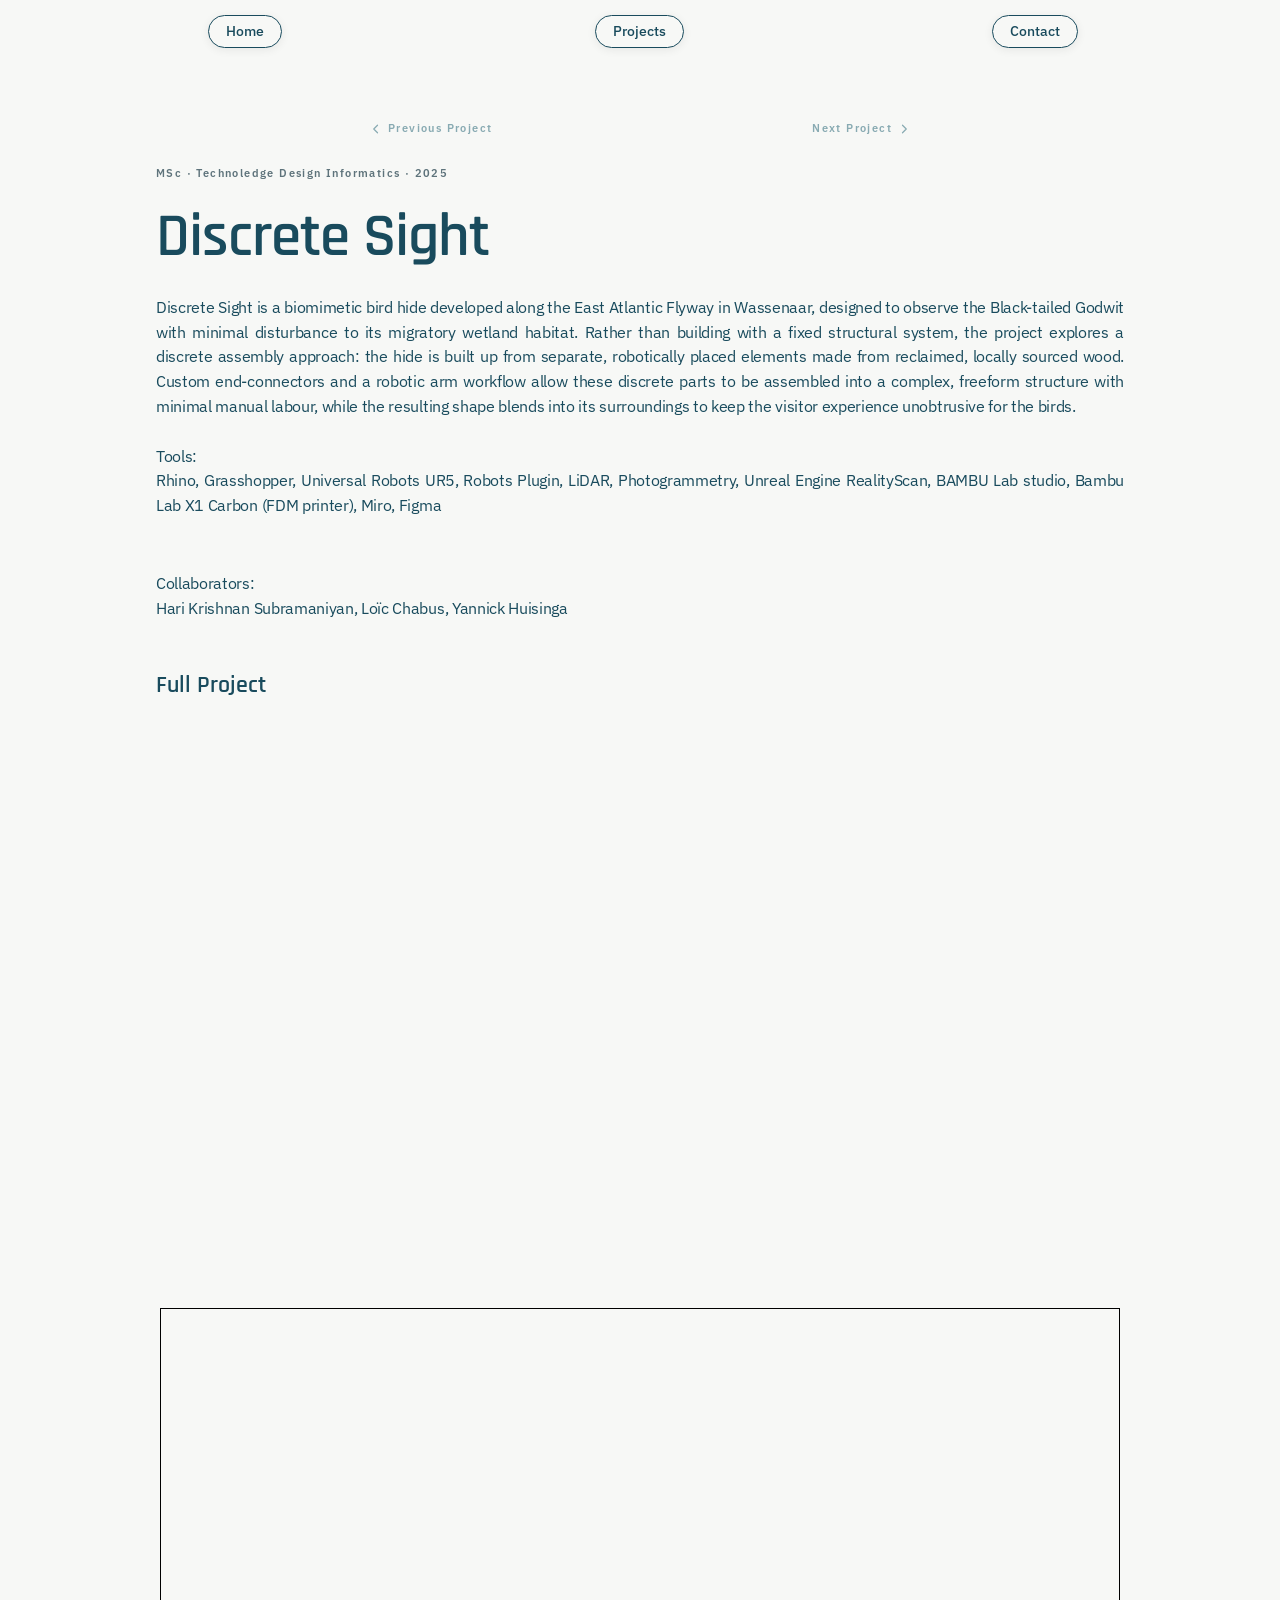
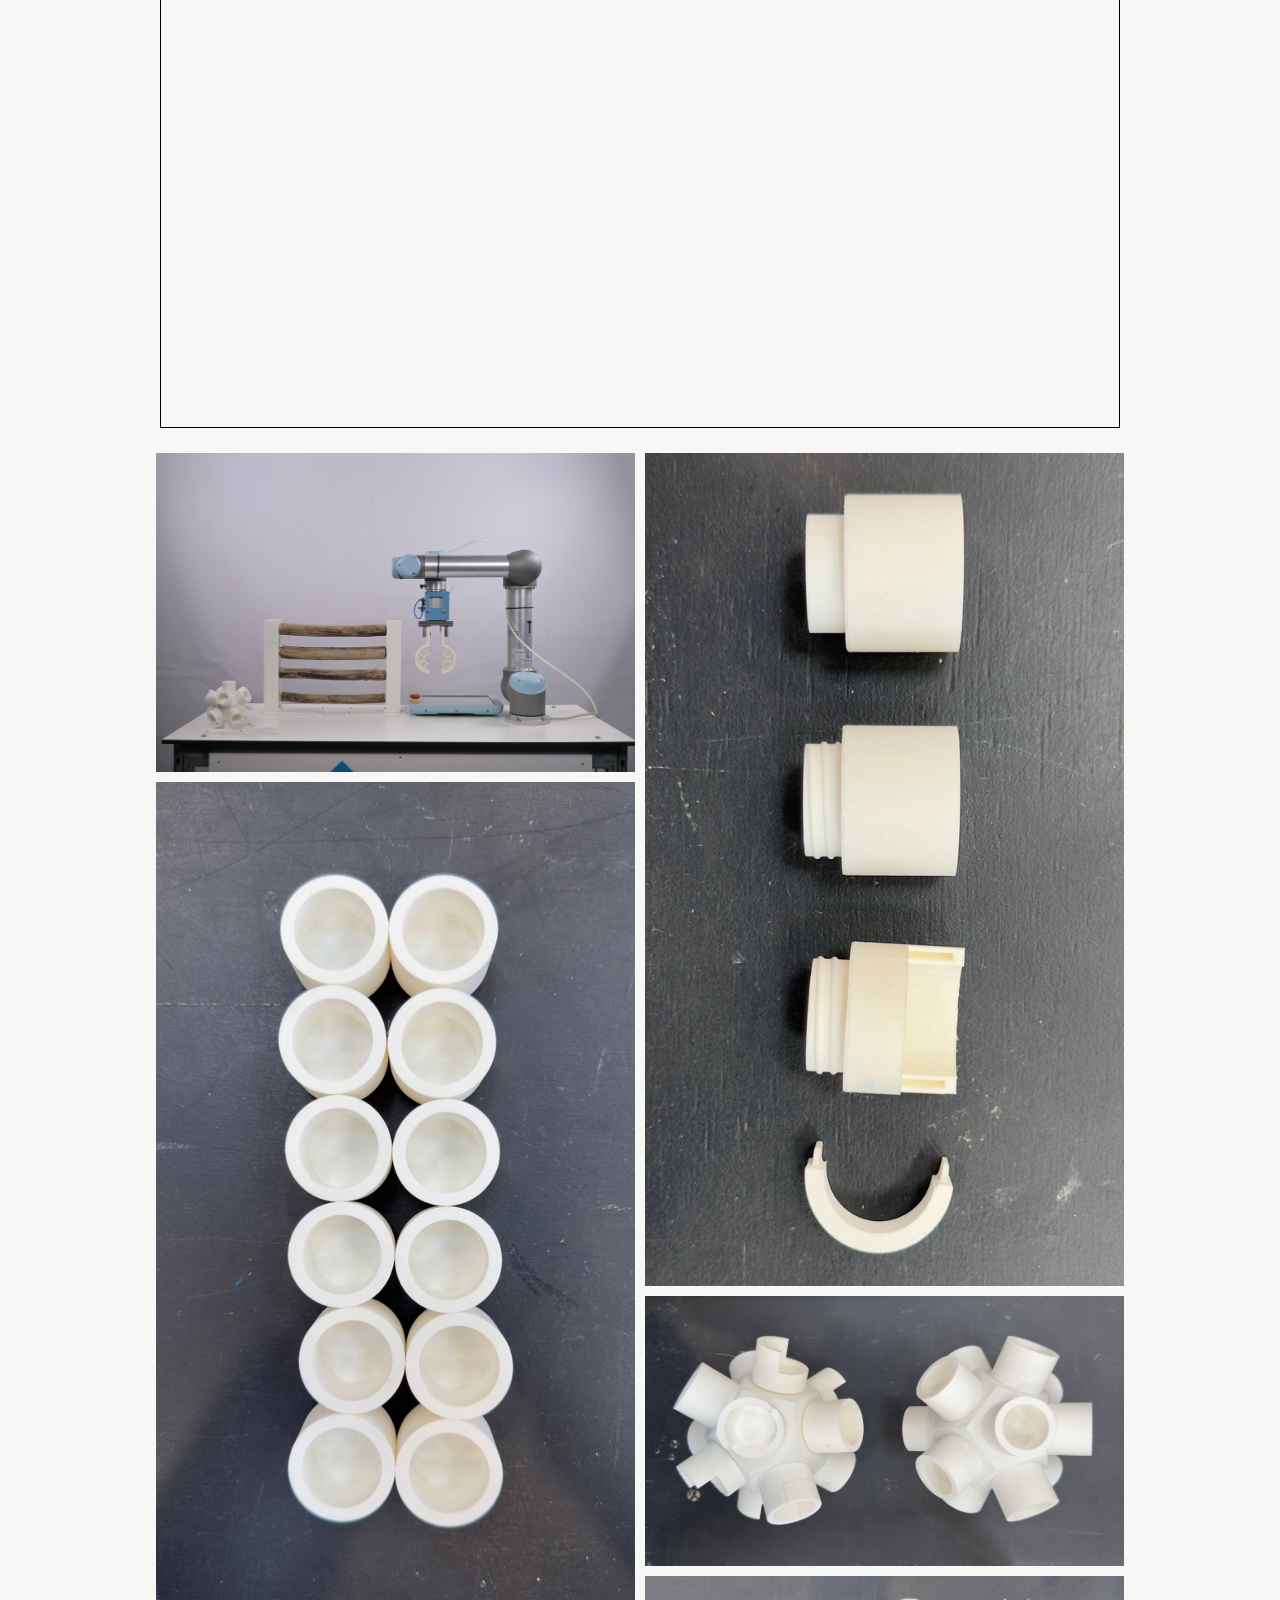
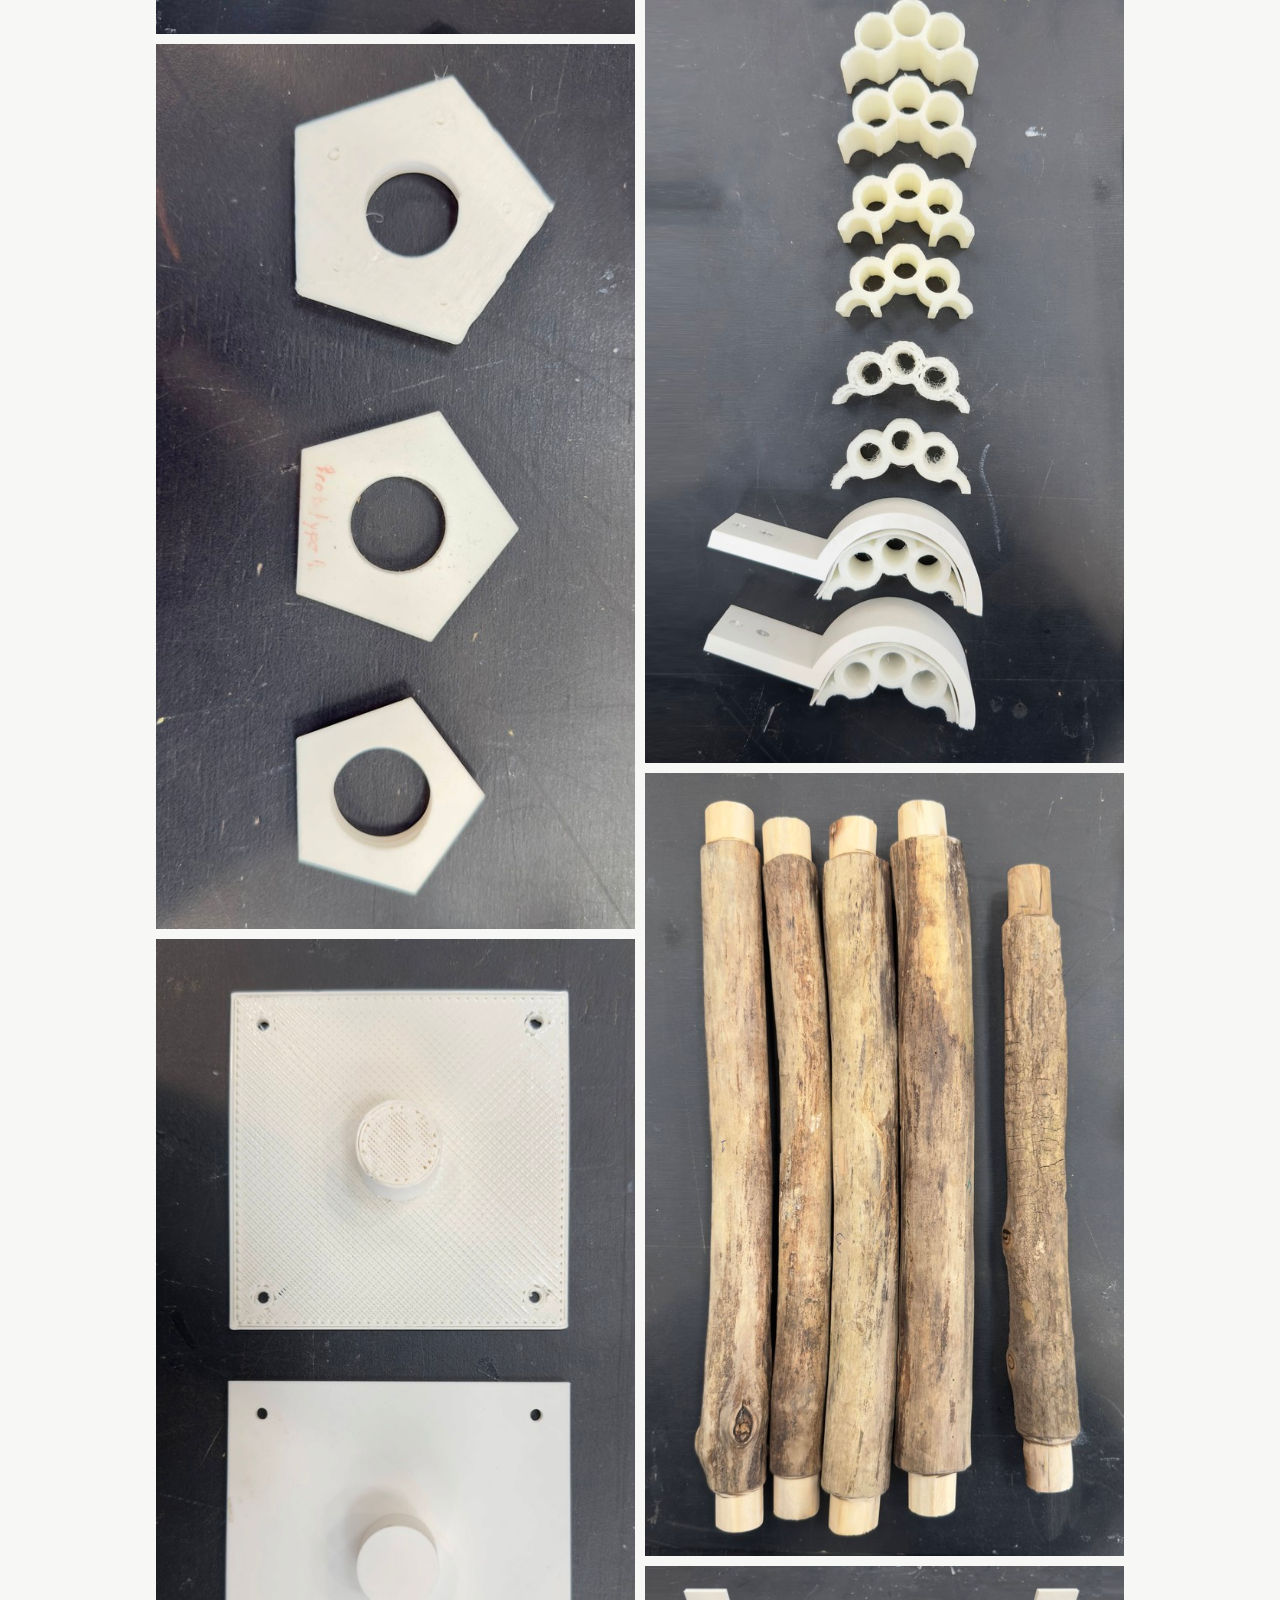
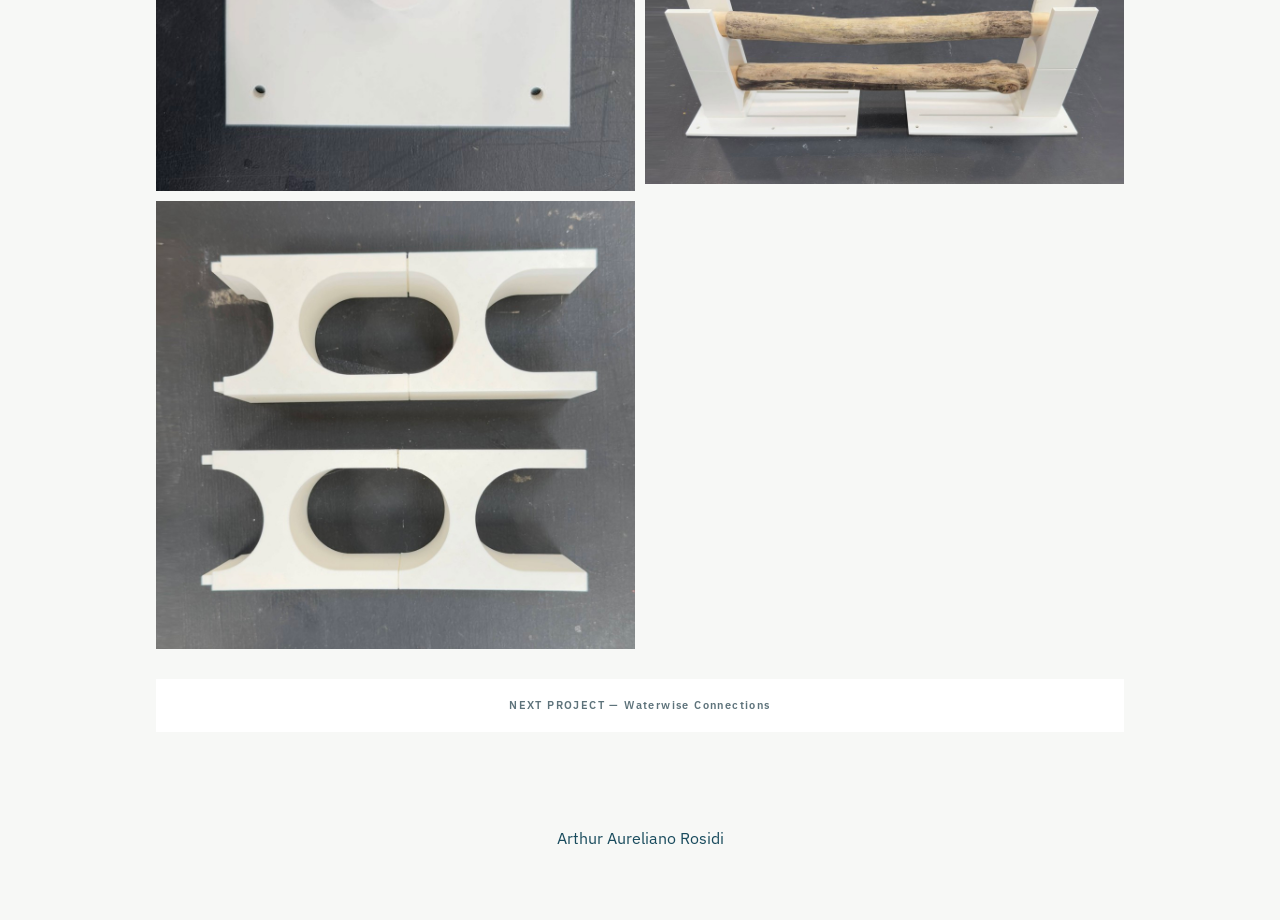
<file: projects/discrete-sight.html>
<!doctype html>
<html lang="en">
<head>
<meta charset="utf-8">
<meta name="viewport" content="width=device-width, initial-scale=1">
<title>Discrete Sight — Arthur Aureliano Rosidi</title>
<meta name="description" content="Robotic Assembly Systems using Discrete Elements">
<link rel="icon" href="../assets/images/favicon.svg" type="image/svg+xml">
<link rel="preconnect" href="https://fonts.googleapis.com"><link rel="preconnect" href="https://fonts.gstatic.com" crossorigin><link href="https://fonts.googleapis.com/css2?family=IBM+Plex+Sans:wght@400;500;600&family=Rajdhani:wght@600&display=swap" rel="stylesheet">
<link rel="stylesheet" href="../assets/css/style.css?v=20261125i">
</head>
<body class="project">
  <nav class="site-nav top">
    <div class="nav-links">
      <a class="pill" href="../index.html">Home</a>
      <a class="pill" href="../index.html#work">Projects</a>
      <a class="pill" href="../index.html#contact">Contact</a>
    </div>
  </nav>
  <main class="article">
    <div class="prevnext"><a class="pn pn-prev" href="acoustic-meta-material.html"><svg viewBox="0 0 16 16" width="12" height="12" aria-hidden="true" fill="none" stroke="currentColor" stroke-width="1.6" stroke-linecap="round" stroke-linejoin="round"><path d="M10 3 5 8l5 5"/></svg><span>Previous Project</span></a><a class="pn pn-next" href="waterwise-connections.html"><span>Next Project</span><svg viewBox="0 0 16 16" width="12" height="12" aria-hidden="true" fill="none" stroke="currentColor" stroke-width="1.6" stroke-linecap="round" stroke-linejoin="round"><path d="m6 3 5 5-5 5"/></svg></a></div>
    <span class="label intro-in">MSc · Technoledge Design Informatics · 2025</span>
    <h1 class="display intro-in" style="--d:.14s">Discrete Sight</h1>
    <div class="content">
      <p class="intro-in" style="--d:.28s">Discrete Sight is a biomimetic bird hide developed along the East Atlantic Flyway in Wassenaar, designed to observe the <span class="nw">Black-tailed</span> Godwit with minimal disturbance to its migratory wetland habitat. Rather than building with a fixed structural system, the project explores a discrete assembly approach: the hide is built up from separate, robotically placed elements made from reclaimed, locally sourced wood. Custom <span class="nw">end-connectors</span> and a robotic arm workflow allow these discrete parts to be assembled into a complex, freeform structure with minimal manual labour, while the resulting shape blends into its surroundings to keep the visitor experience unobtrusive for the birds.</p>
      <p class="blank"><br></p>
      <p class="reveal">Tools: </p>
      <p class="reveal">Rhino, Grasshopper, Universal Robots UR5, Robots Plugin, LiDAR, Photogrammetry, Unreal Engine RealityScan, BAMBU Lab studio, Bambu Lab X1 Carbon (FDM printer), Miro, Figma</p>
      <p class="blank"><br></p>
      <div class="gap"></div>
      <p class="reveal">Collaborators: </p>
      <p class="reveal">Hari Krishnan Subramaniyan, Loïc Chabus, Yannick Huisinga</p>
      <p class="blank"><br></p>
      <h2 class="reveal">Full Project</h2>
      <p class="blank"><br></p>
      <div class="yt reveal"><iframe src="https://www.youtube.com/embed/TvfSsik5Tbs" title="YouTube video" allow="accelerometer; autoplay; clipboard-write; encrypted-media; gyroscope; picture-in-picture" allowfullscreen loading="lazy"></iframe></div>
      <div class="embed reveal"><iframe src="https://drive.google.com/file/d/1NsyO2AmpgRAAxH8alOcYkxEMt_tgZ9W2/preview" allow="autoplay" allowfullscreen loading="lazy" title="Document"></iframe></div>
      <div class="grid2"><div class="col"><img class="g-reveal" src="../assets/images/1FWr2S2QzGbFj5l7jIFbDj4I0.jpg" alt="" loading="lazy"><img class="g-reveal" src="../assets/images/4IDGXvbw6LRmvV3aK1oYvPoTA.jpg" alt="" loading="lazy"><img class="g-reveal" src="../assets/images/XOqqQSpc2dyB0NS0tjS0QApkrA.jpg" alt="" loading="lazy"><img class="g-reveal" src="../assets/images/j9qrbk3A7ARdHFxGjbzFFvBM.jpg" alt="" loading="lazy"><img class="g-reveal" src="../assets/images/RWxagqpS74wmWeRIy3eVxw0y7Nc.jpg" alt="" loading="lazy"></div><div class="col"><img class="g-reveal" src="../assets/images/MGK9efW8fx2cAev8cTH6dy9Bk.jpg" alt="" loading="lazy"><img class="g-reveal" src="../assets/images/6ILi9SzmzYpN2i9oD5OuxT8GonQ.jpg" alt="" loading="lazy"><img class="g-reveal" src="../assets/images/3MEUaTGBkZDdMoyUSpQgBLAyVs.jpg" alt="" loading="lazy"><img class="g-reveal" src="../assets/images/TwrX8mWW5be2ivqGbPxGUkdTMtY.jpg" alt="" loading="lazy"><img class="g-reveal" src="../assets/images/CtkHO9syLyWoKHtnJynTiIV5UY.jpg" alt="" loading="lazy"></div></div>
    </div>
    <a class="next-bar" href="waterwise-connections.html"><span class="label">NEXT PROJECT — Waterwise Connections</span></a>
  </main>
  <footer class="sig reveal"><span class="sig-text">Arthur Aureliano Rosidi</span></footer>
  <script src="../assets/js/main.js?v=20261125i"></script>
</body>
</html>
</file>
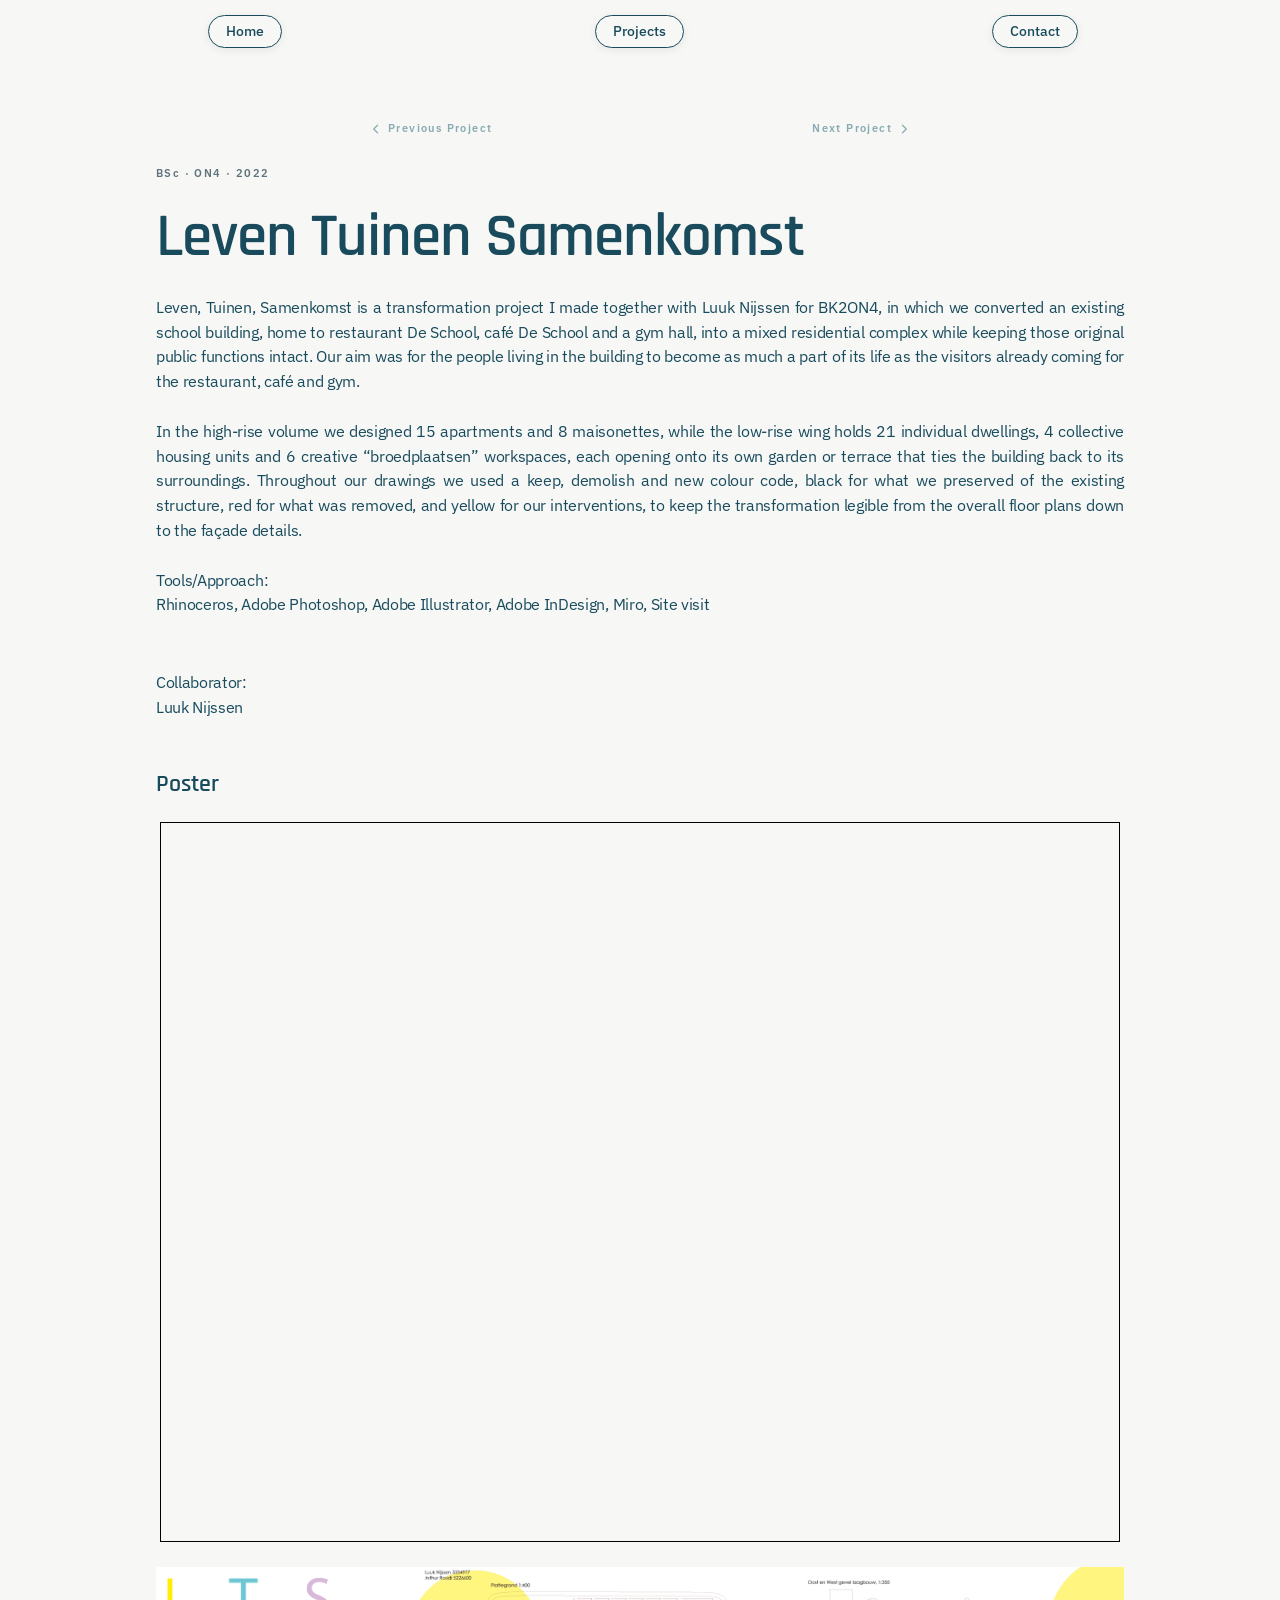
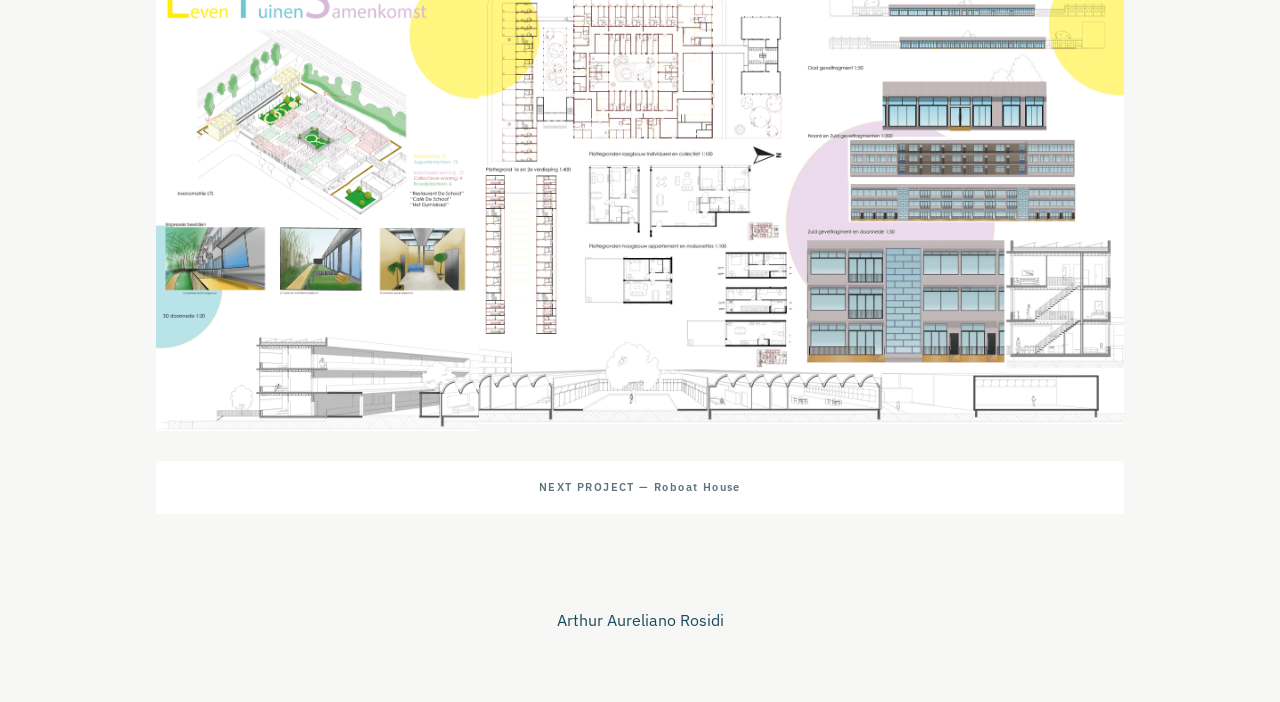
<file: projects/leven-tuinen-samenkomstt.html>
<!doctype html>
<html lang="en">
<head>
<meta charset="utf-8">
<meta name="viewport" content="width=device-width, initial-scale=1">
<title>Leven Tuinen Samenkomst — Arthur Aureliano Rosidi</title>
<meta name="description" content="Restaurant, café and gym stay in place, wrapped in new homes and creative workspaces inside a transformed school building.">
<link rel="icon" href="../assets/images/favicon.svg" type="image/svg+xml">
<link rel="preconnect" href="https://fonts.googleapis.com"><link rel="preconnect" href="https://fonts.gstatic.com" crossorigin><link href="https://fonts.googleapis.com/css2?family=IBM+Plex+Sans:wght@400;500;600&family=Rajdhani:wght@600&display=swap" rel="stylesheet">
<link rel="stylesheet" href="../assets/css/style.css?v=20261125i">
</head>
<body class="project">
  <nav class="site-nav top">
    <div class="nav-links">
      <a class="pill" href="../index.html">Home</a>
      <a class="pill" href="../index.html#work">Projects</a>
      <a class="pill" href="../index.html#contact">Contact</a>
    </div>
  </nav>
  <main class="article">
    <div class="prevnext"><a class="pn pn-prev" href="de-groene-loperr.html"><svg viewBox="0 0 16 16" width="12" height="12" aria-hidden="true" fill="none" stroke="currentColor" stroke-width="1.6" stroke-linecap="round" stroke-linejoin="round"><path d="M10 3 5 8l5 5"/></svg><span>Previous Project</span></a><a class="pn pn-next" href="roboat-housee.html"><span>Next Project</span><svg viewBox="0 0 16 16" width="12" height="12" aria-hidden="true" fill="none" stroke="currentColor" stroke-width="1.6" stroke-linecap="round" stroke-linejoin="round"><path d="m6 3 5 5-5 5"/></svg></a></div>
    <span class="label intro-in">BSc ·  ON4 · 2022</span>
    <h1 class="display intro-in" style="--d:.14s">Leven Tuinen Samenkomst</h1>
    <div class="content">
      <p class="intro-in" style="--d:.28s">Leven, Tuinen, Samenkomst is a transformation project I made together with Luuk Nijssen for BK2ON4, in which we converted an existing school building, home to restaurant De School, café De School and a gym hall, into a mixed residential complex while keeping those original public functions intact. Our aim was for the people living in the building to become as much a part of its life as the visitors already coming for the restaurant, café and gym.</p>
      <p class="blank"><br></p>
      <p class="reveal">In the <span class="nw">high-rise</span> volume we designed 15 apartments and 8 maisonettes, while the <span class="nw">low-rise</span> wing holds 21 individual dwellings, 4 collective housing units and 6 creative “broedplaatsen” workspaces, each opening onto its own garden or terrace that ties the building back to its surroundings. Throughout our drawings we used a keep, demolish and new colour code, black for what we preserved of the existing structure, red for what was removed, and yellow for our interventions, to keep the transformation legible from the overall floor plans down to the façade details.</p>
      <p class="blank"><br></p>
      <p class="reveal">Tools/Approach: </p>
      <p class="reveal">Rhinoceros, Adobe Photoshop, Adobe Illustrator, Adobe InDesign, Miro, Site visit</p>
      <p class="blank"><br></p>
      <div class="gap"></div>
      <p class="reveal">Collaborator: </p>
      <p class="reveal">Luuk Nijssen</p>
      <p class="blank"><br></p>
      <h2 class="reveal">Poster</h2>
      <div class="embed reveal"><iframe src="https://drive.google.com/file/d/1XlbPgOh2gEQT2WuIKrypLJ9PP-RUcGIY/preview" allow="autoplay" allowfullscreen loading="lazy" title="Document"></iframe></div>
      <div class="grid3"><img class="g-reveal" src="../assets/images/ii2lGkbnfWd9WcYQToatCtZsko.png" alt="" loading="lazy"><img class="g-reveal" src="../assets/images/a0syLukmg88rzOScwbEbZ6Tnks.png" alt="" loading="lazy"><img class="g-reveal" src="../assets/images/WEqzzBk7gUqiocWlSvPsLYKkPk.png" alt="" loading="lazy"></div>
    </div>
    <a class="next-bar" href="roboat-housee.html"><span class="label">NEXT PROJECT — Roboat House</span></a>
  </main>
  <footer class="sig reveal"><span class="sig-text">Arthur Aureliano Rosidi</span></footer>
  <script src="../assets/js/main.js?v=20261125i"></script>
</body>
</html>
</file>
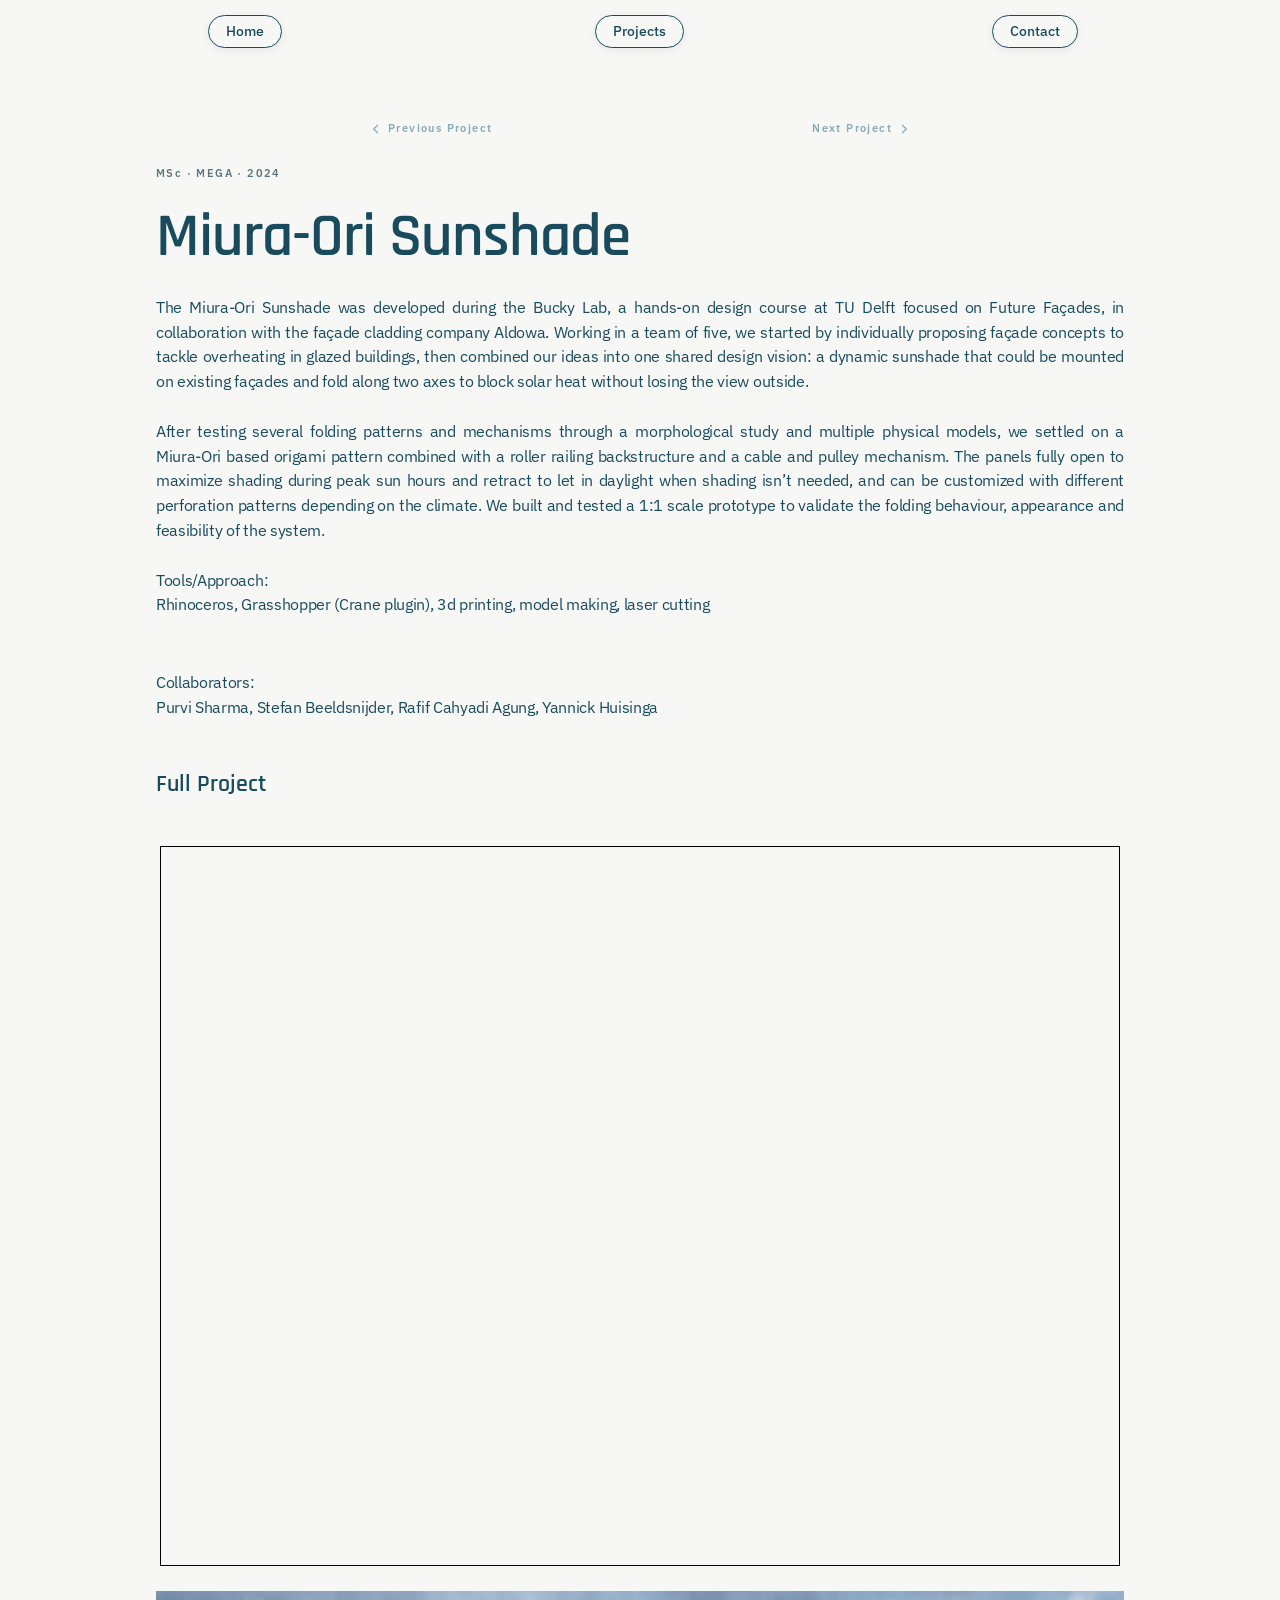
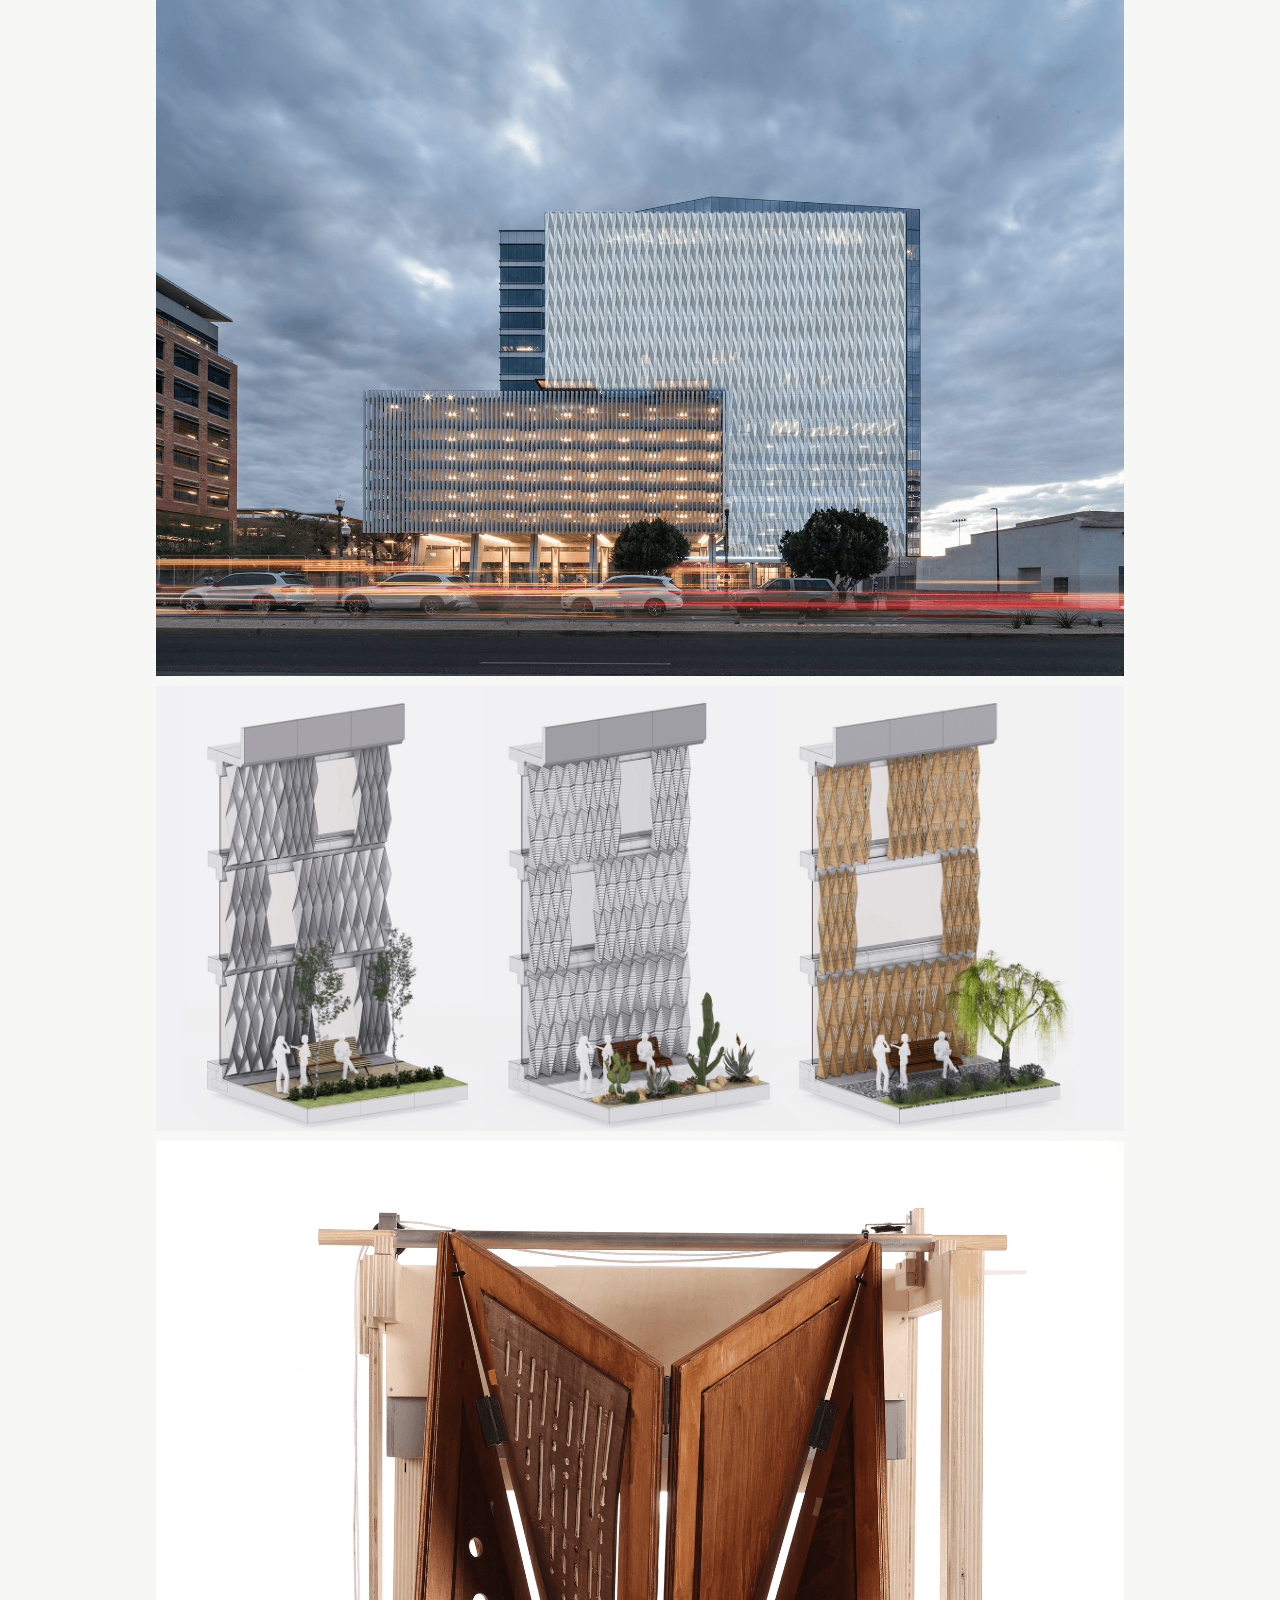
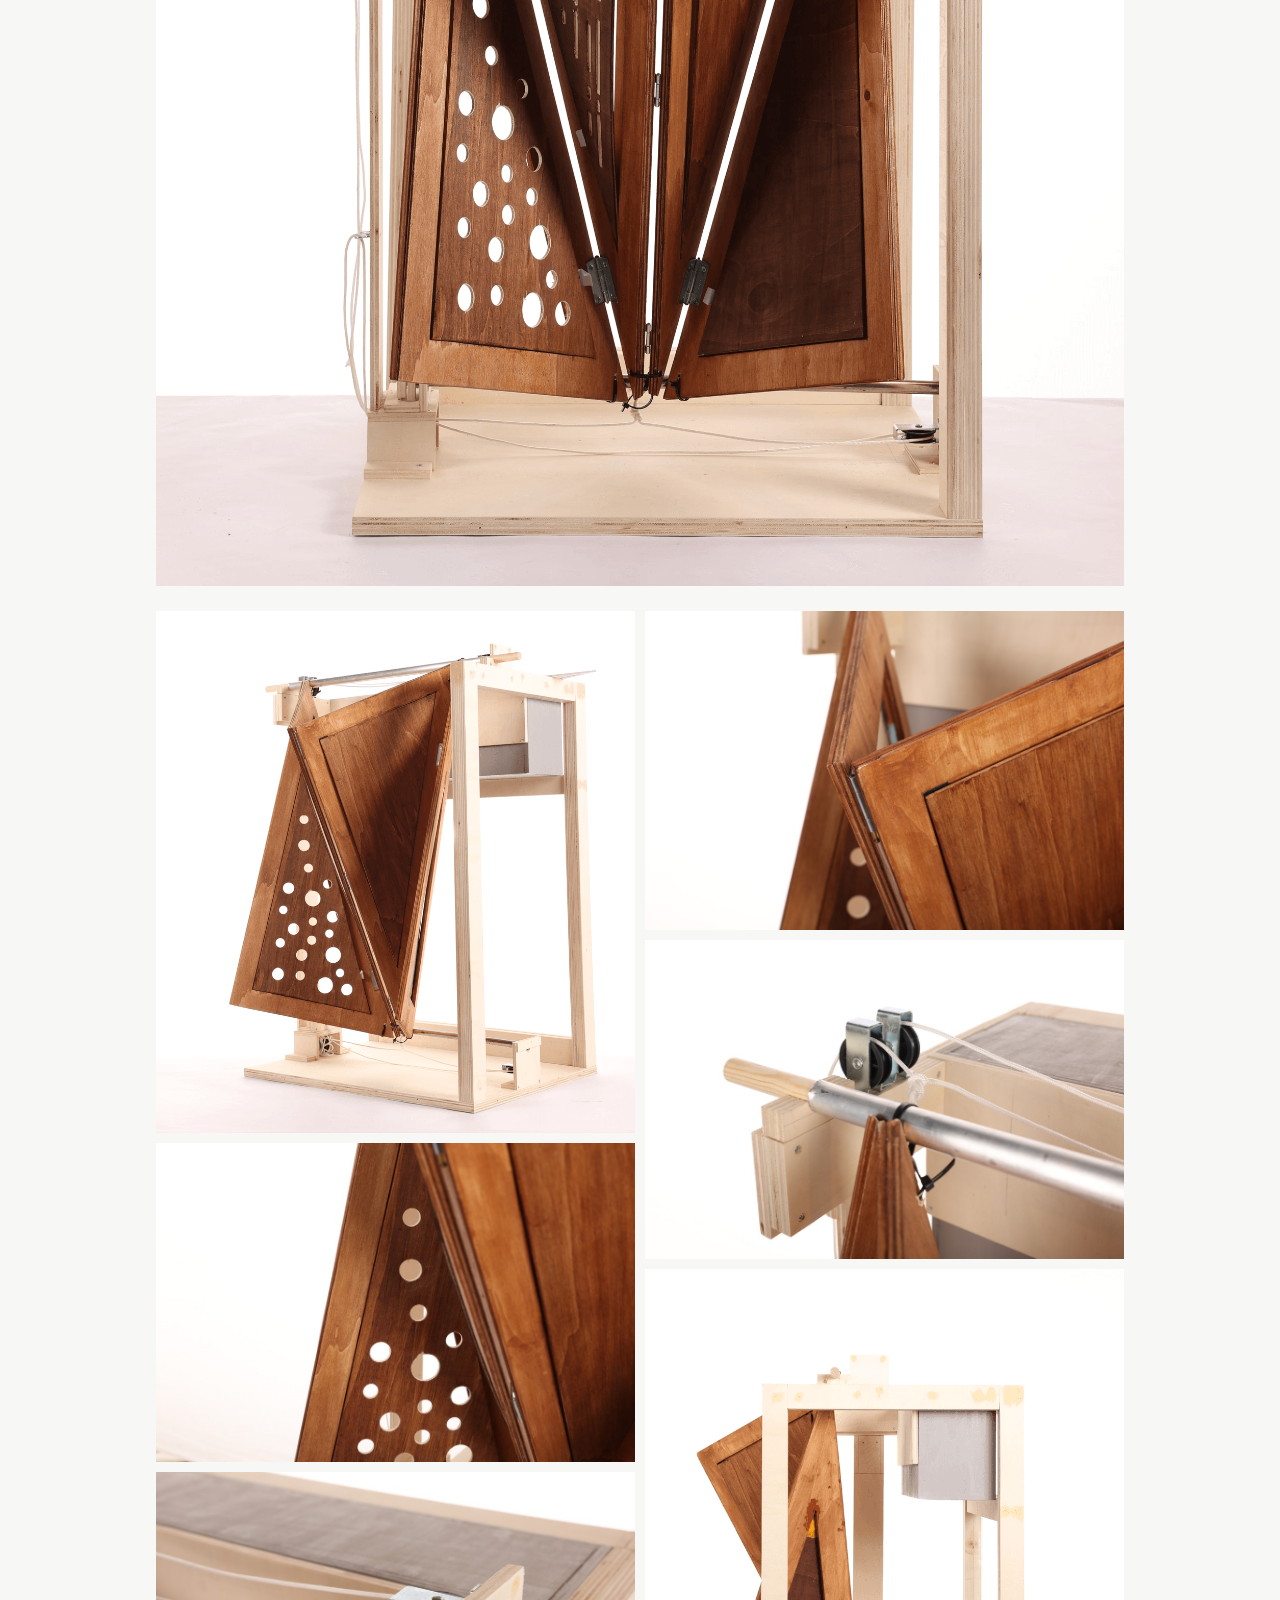
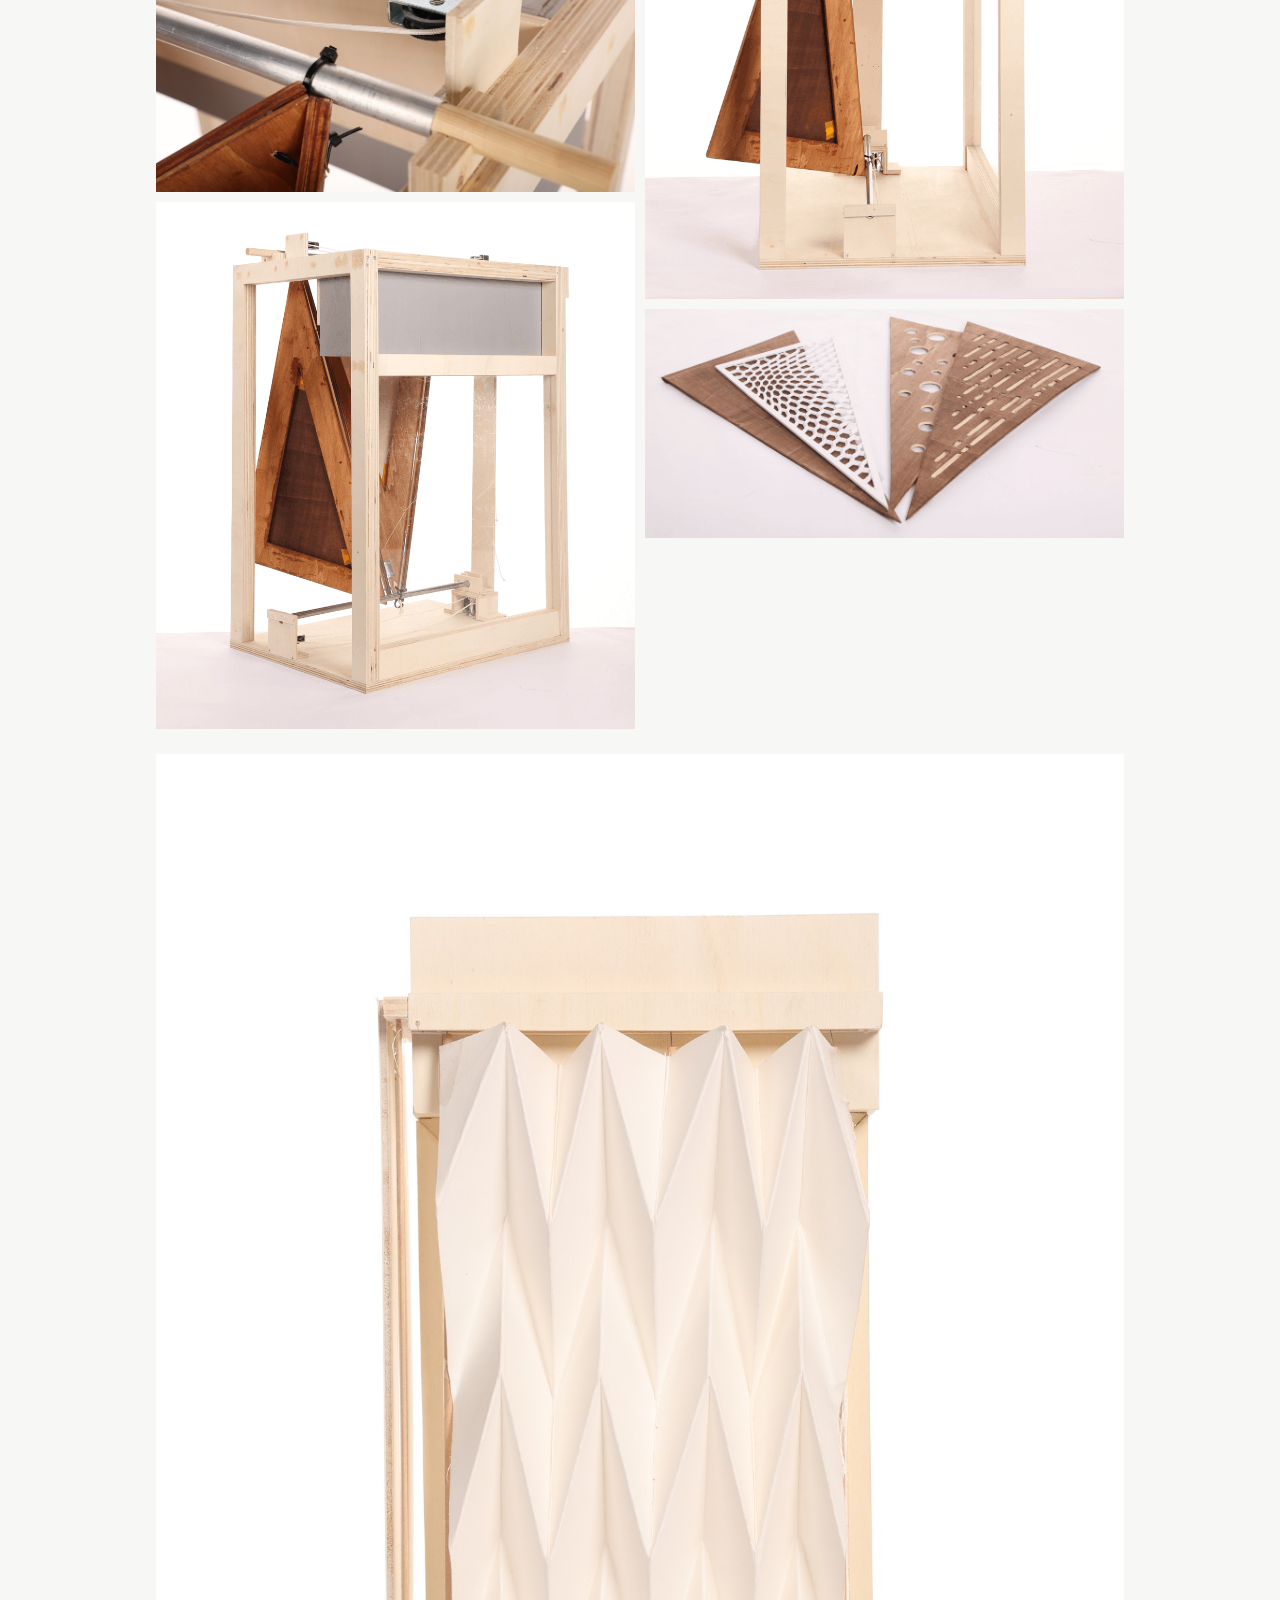
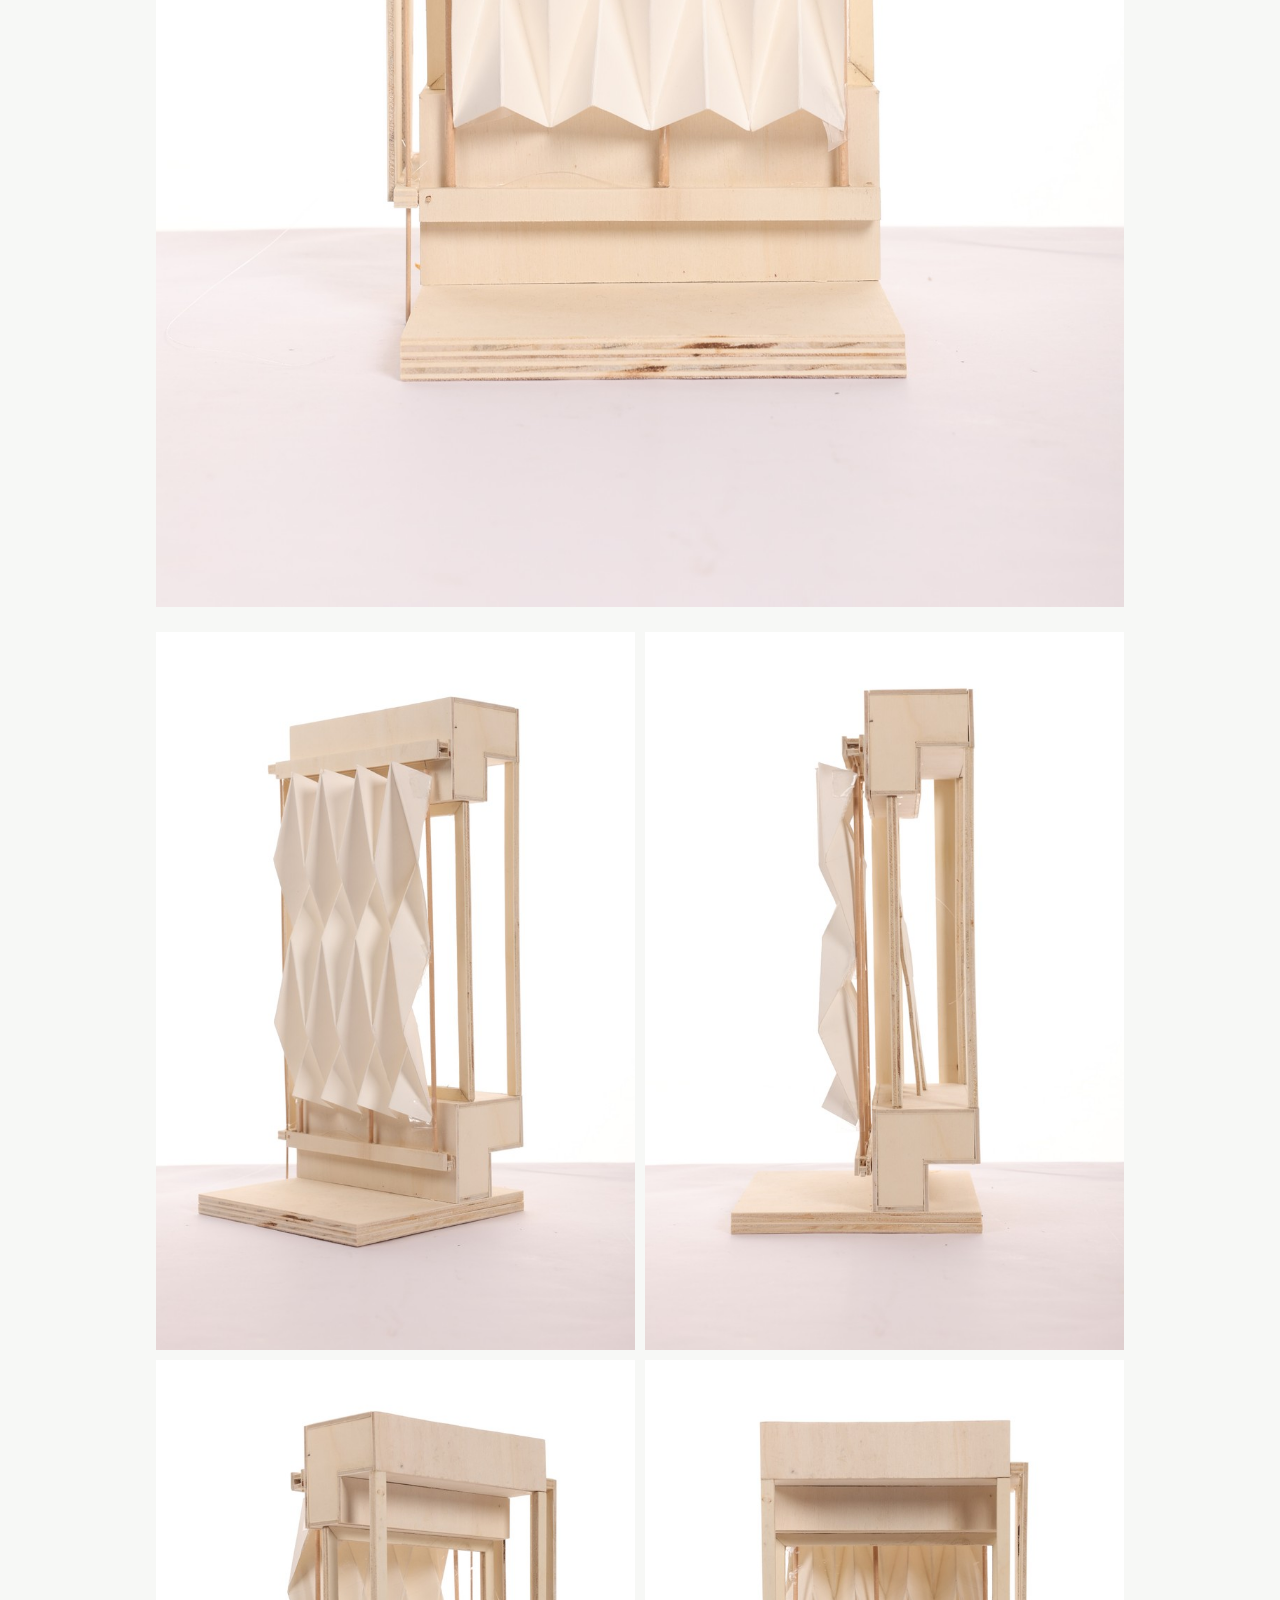
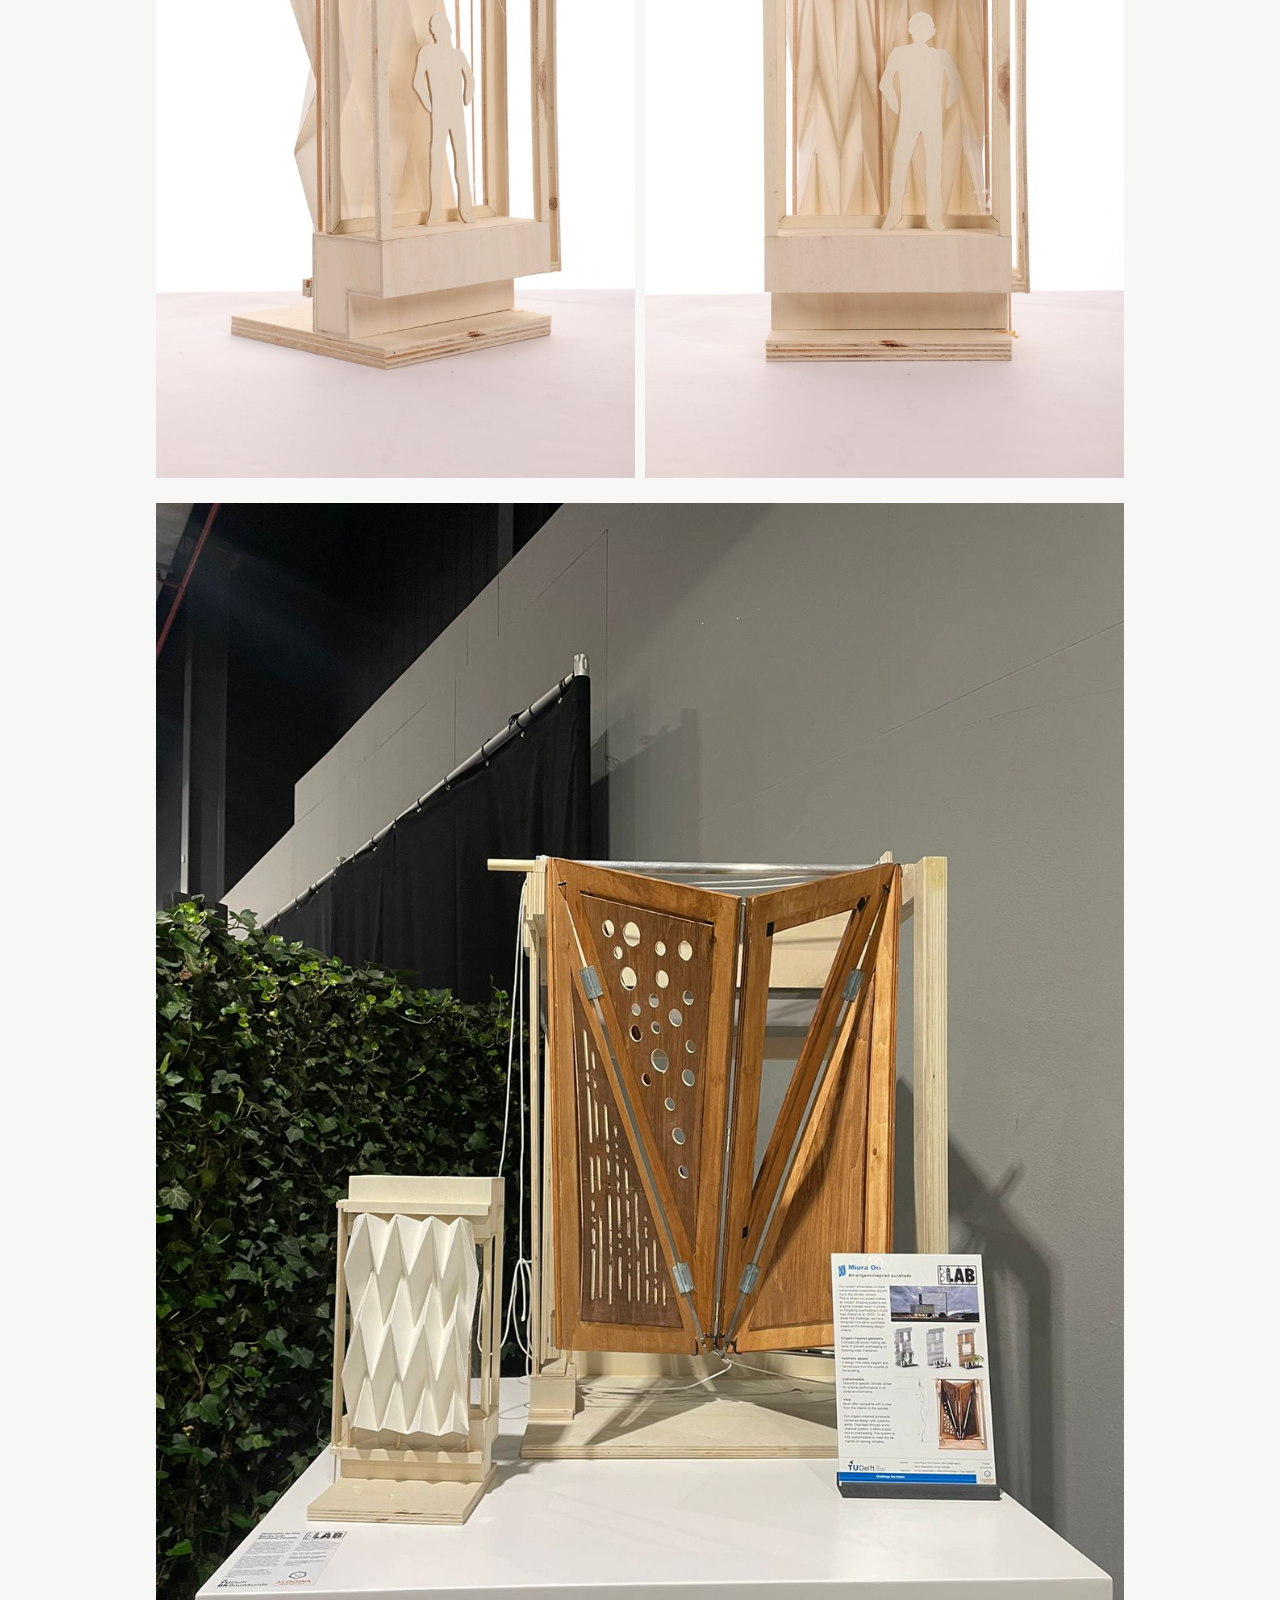
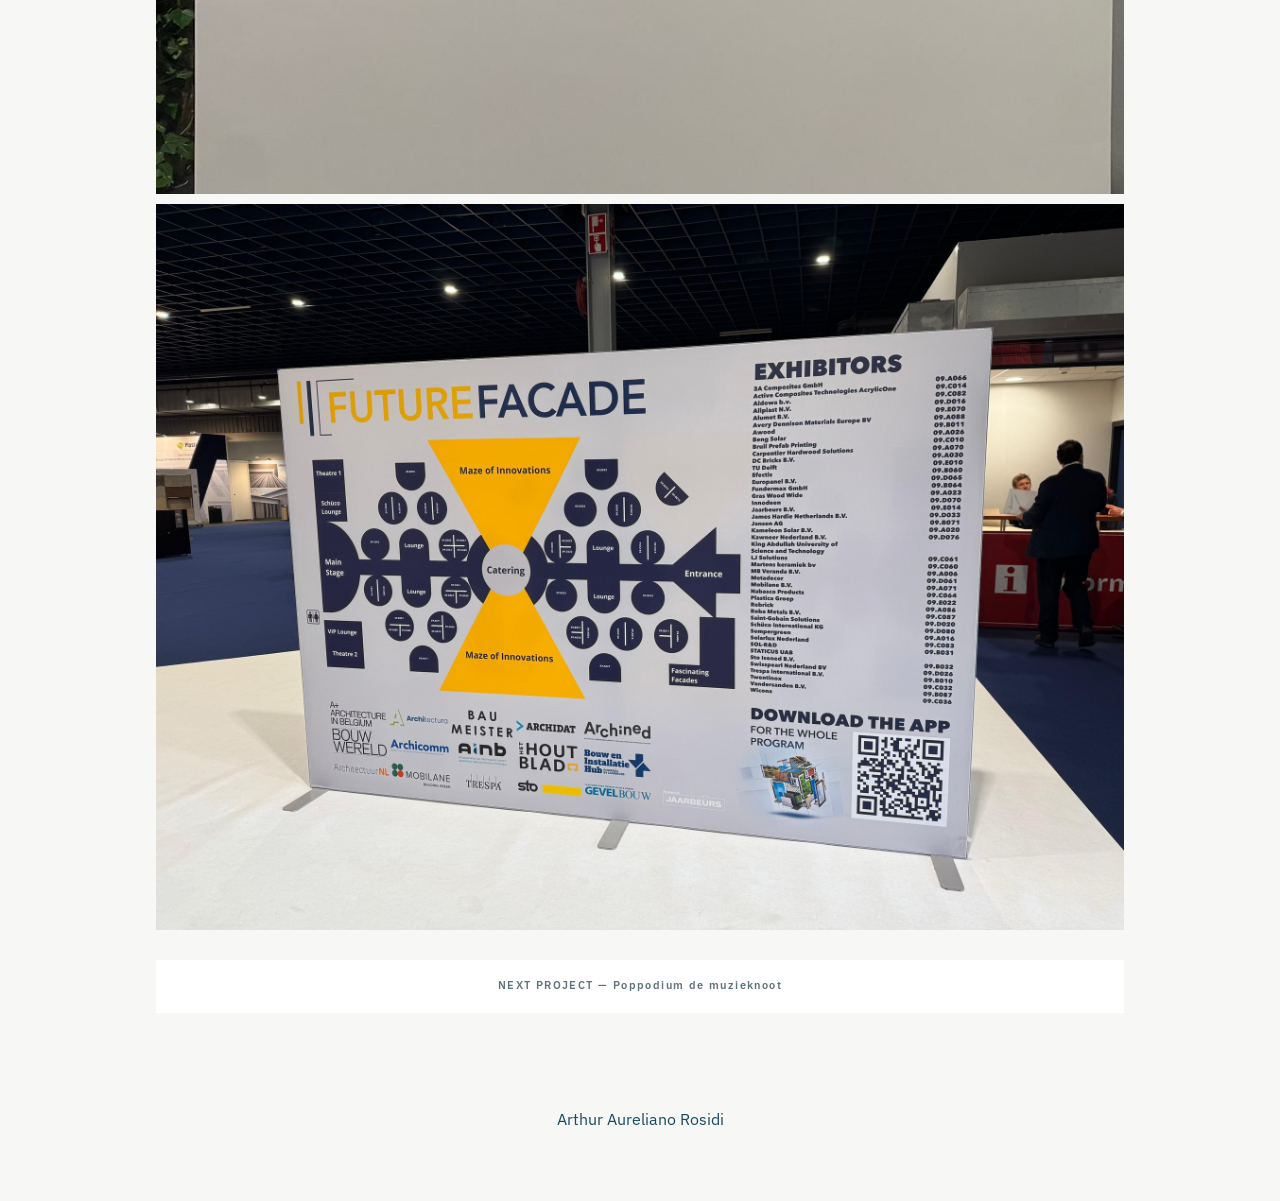
<file: projects/miura-ori-sunshadee.html>
<!doctype html>
<html lang="en">
<head>
<meta charset="utf-8">
<meta name="viewport" content="width=device-width, initial-scale=1">
<title>Miura-Ori Sunshade — Arthur Aureliano Rosidi</title>
<meta name="description" content="An origami-inspired façade that folds along two axes to block solar heat without losing the view.">
<link rel="icon" href="../assets/images/favicon.svg" type="image/svg+xml">
<link rel="preconnect" href="https://fonts.googleapis.com"><link rel="preconnect" href="https://fonts.gstatic.com" crossorigin><link href="https://fonts.googleapis.com/css2?family=IBM+Plex+Sans:wght@400;500;600&family=Rajdhani:wght@600&display=swap" rel="stylesheet">
<link rel="stylesheet" href="../assets/css/style.css?v=20261125i">
</head>
<body class="project">
  <nav class="site-nav top">
    <div class="nav-links">
      <a class="pill" href="../index.html">Home</a>
      <a class="pill" href="../index.html#work">Projects</a>
      <a class="pill" href="../index.html#contact">Contact</a>
    </div>
  </nav>
  <main class="article">
    <div class="prevnext"><a class="pn pn-prev" href="the-dress.html"><svg viewBox="0 0 16 16" width="12" height="12" aria-hidden="true" fill="none" stroke="currentColor" stroke-width="1.6" stroke-linecap="round" stroke-linejoin="round"><path d="M10 3 5 8l5 5"/></svg><span>Previous Project</span></a><a class="pn pn-next" href="poppodium-de-muzieknoot.html"><span>Next Project</span><svg viewBox="0 0 16 16" width="12" height="12" aria-hidden="true" fill="none" stroke="currentColor" stroke-width="1.6" stroke-linecap="round" stroke-linejoin="round"><path d="m6 3 5 5-5 5"/></svg></a></div>
    <span class="label intro-in">MSc ·  MEGA · 2024</span>
    <h1 class="display intro-in" style="--d:.14s">Miura-Ori Sunshade</h1>
    <div class="content">
      <p class="intro-in" style="--d:.28s">The <span class="nw">Miura-Ori</span> Sunshade was developed during the Bucky Lab, a <span class="nw">hands-on</span> design course at TU Delft focused on Future Façades, in collaboration with the façade cladding company Aldowa. Working in a team of five, we started by individually proposing façade concepts to tackle overheating in glazed buildings, then combined our ideas into one shared design vision: a dynamic sunshade that could be mounted on existing façades and fold along two axes to block solar heat without losing the view outside.</p>
      <p class="blank"><br></p>
      <p class="reveal">After testing several folding patterns and mechanisms through a morphological study and multiple physical models, we settled on a <span class="nw">Miura-Ori</span> based origami pattern combined with a roller railing backstructure and a cable and pulley mechanism. The panels fully open to maximize shading during peak sun hours and retract to let in daylight when shading isn’t needed, and can be customized with different perforation patterns depending on the climate. We built and tested a 1:1 scale prototype to validate the folding behaviour, appearance and feasibility of the system.</p>
      <p class="blank"><br></p>
      <p class="reveal">Tools/Approach: </p>
      <p class="reveal">Rhinoceros, Grasshopper (Crane plugin), 3d printing, model making, laser cutting</p>
      <p class="blank"><br></p>
      <div class="gap"></div>
      <p class="reveal">Collaborators: </p>
      <p class="reveal">Purvi Sharma, Stefan Beeldsnijder, Rafif Cahyadi Agung, Yannick Huisinga</p>
      <p class="blank"><br></p>
      <h2 class="reveal">Full Project</h2>
      <p class="blank"><br></p>
      <div class="embed reveal"><iframe src="https://drive.google.com/file/d/1WVS-RWiQVDdHIV04oX-cqJKoxSG8qhfR/preview" allow="autoplay" allowfullscreen loading="lazy" title="Document"></iframe></div>
      <div class="media-full"><img class="g-reveal" src="../assets/images/KS47fXYkpDEXu0Zs0J2l26wdKKQ.png" alt="" loading="lazy"></div>
      <div class="media-full"><img class="g-reveal" src="../assets/images/USSqGuRd1pMVO0kprcYTDYXGIaA.png" alt="" loading="lazy"></div>
      <div class="media-full"><img class="g-reveal" src="../assets/images/yPjpnfu9MshYBYcqhrfUcRarw2M.jpg" alt="" loading="lazy"></div>
      <div class="grid2"><div class="col"><img class="g-reveal" src="../assets/images/71IXSfZnppVmWsXIhXHaRm6tM.jpg" alt="" loading="lazy"><img class="g-reveal" src="../assets/images/7Hn4PRIsz19Ki4k0laQBeqQu6M.jpg" alt="" loading="lazy"><img class="g-reveal" src="../assets/images/xYIeoz3CcUg7bBlRx6QC7C92mGI.jpg" alt="" loading="lazy"><img class="g-reveal" src="../assets/images/qZkG40ncusVEoDXSOKlLzkARI.jpg" alt="" loading="lazy"></div><div class="col"><img class="g-reveal" src="../assets/images/UTTFKzsBToOgVsEbzmljSshENo.jpg" alt="" loading="lazy"><img class="g-reveal" src="../assets/images/bePUKaZex0RyAmF8FX8ZHG4XT1s.jpg" alt="" loading="lazy"><img class="g-reveal" src="../assets/images/eGPNTA6hKyUfqB7XR0tiEoFYg8.jpg" alt="" loading="lazy"><img class="g-reveal" src="../assets/images/1uqgFsuI6vFPqLE7421ZQQuCI.jpg" alt="" loading="lazy"></div></div>
      <div class="media-full"><img class="g-reveal" src="../assets/images/X1KEdhhkHmKLFdmRPocV8tqMo.jpg" alt="" loading="lazy"></div>
      <div class="grid2"><div class="col"><img class="g-reveal" src="../assets/images/N7L6CTkgFljTB1DlIjc4ovd5ROg.jpg" alt="" loading="lazy"><img class="g-reveal" src="../assets/images/KgZnLcSOSh9rWhWLCA2vT0Et80.jpg" alt="" loading="lazy"></div><div class="col"><img class="g-reveal" src="../assets/images/ZRXKsa5at7MzkF91rPb2B3HhUQ4.jpg" alt="" loading="lazy"><img class="g-reveal" src="../assets/images/McD6E1hes7rdmmg9oILwol8c.jpg" alt="" loading="lazy"></div></div>
      <div class="media-full"><img class="g-reveal" src="../assets/images/XLh9oSuKtEuf2mm8xu6RK6R7Lc.jpeg" alt="" loading="lazy"></div>
      <div class="media-full"><img class="g-reveal" src="../assets/images/eRYchzo8KHBXkv9T0JbxyC7ySM.jpeg" alt="" loading="lazy"></div>
    </div>
    <a class="next-bar" href="poppodium-de-muzieknoot.html"><span class="label">NEXT PROJECT — Poppodium de muzieknoot</span></a>
  </main>
  <footer class="sig reveal"><span class="sig-text">Arthur Aureliano Rosidi</span></footer>
  <script src="../assets/js/main.js?v=20261125i"></script>
</body>
</html>
</file>
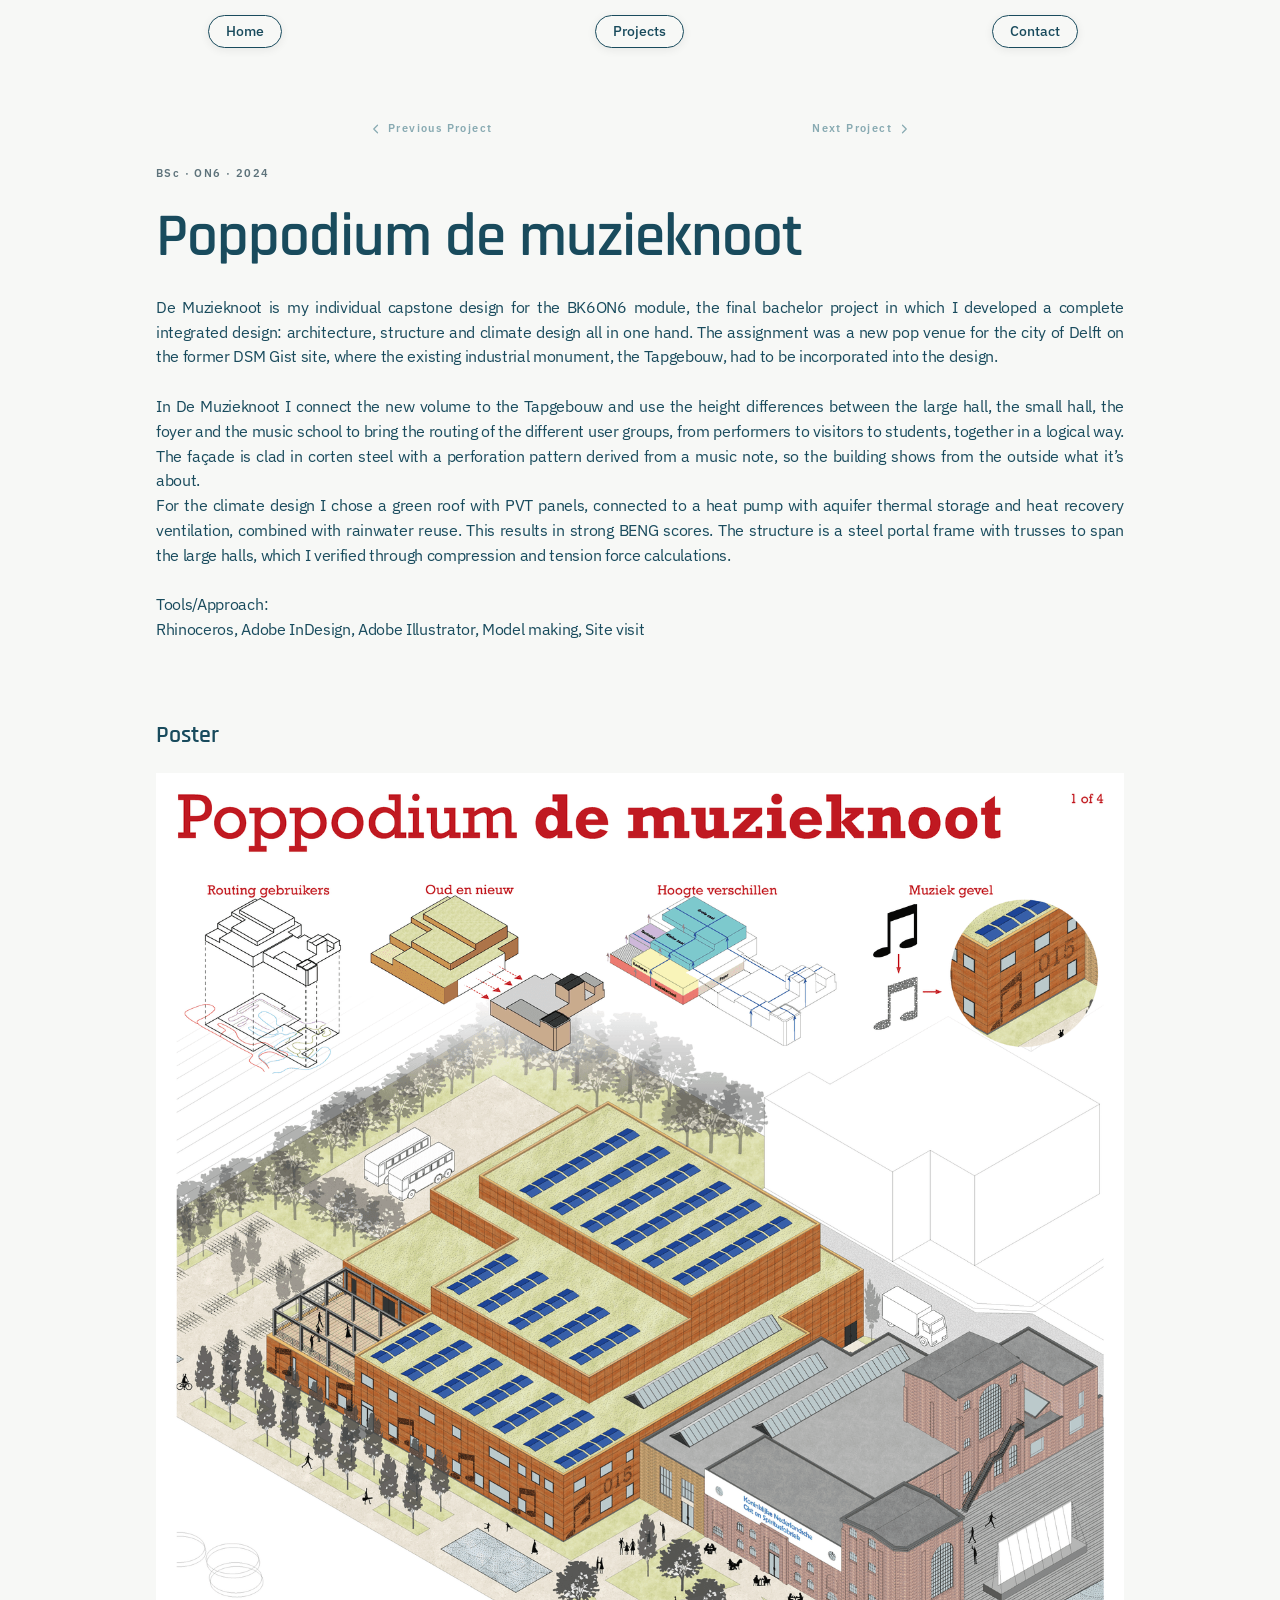
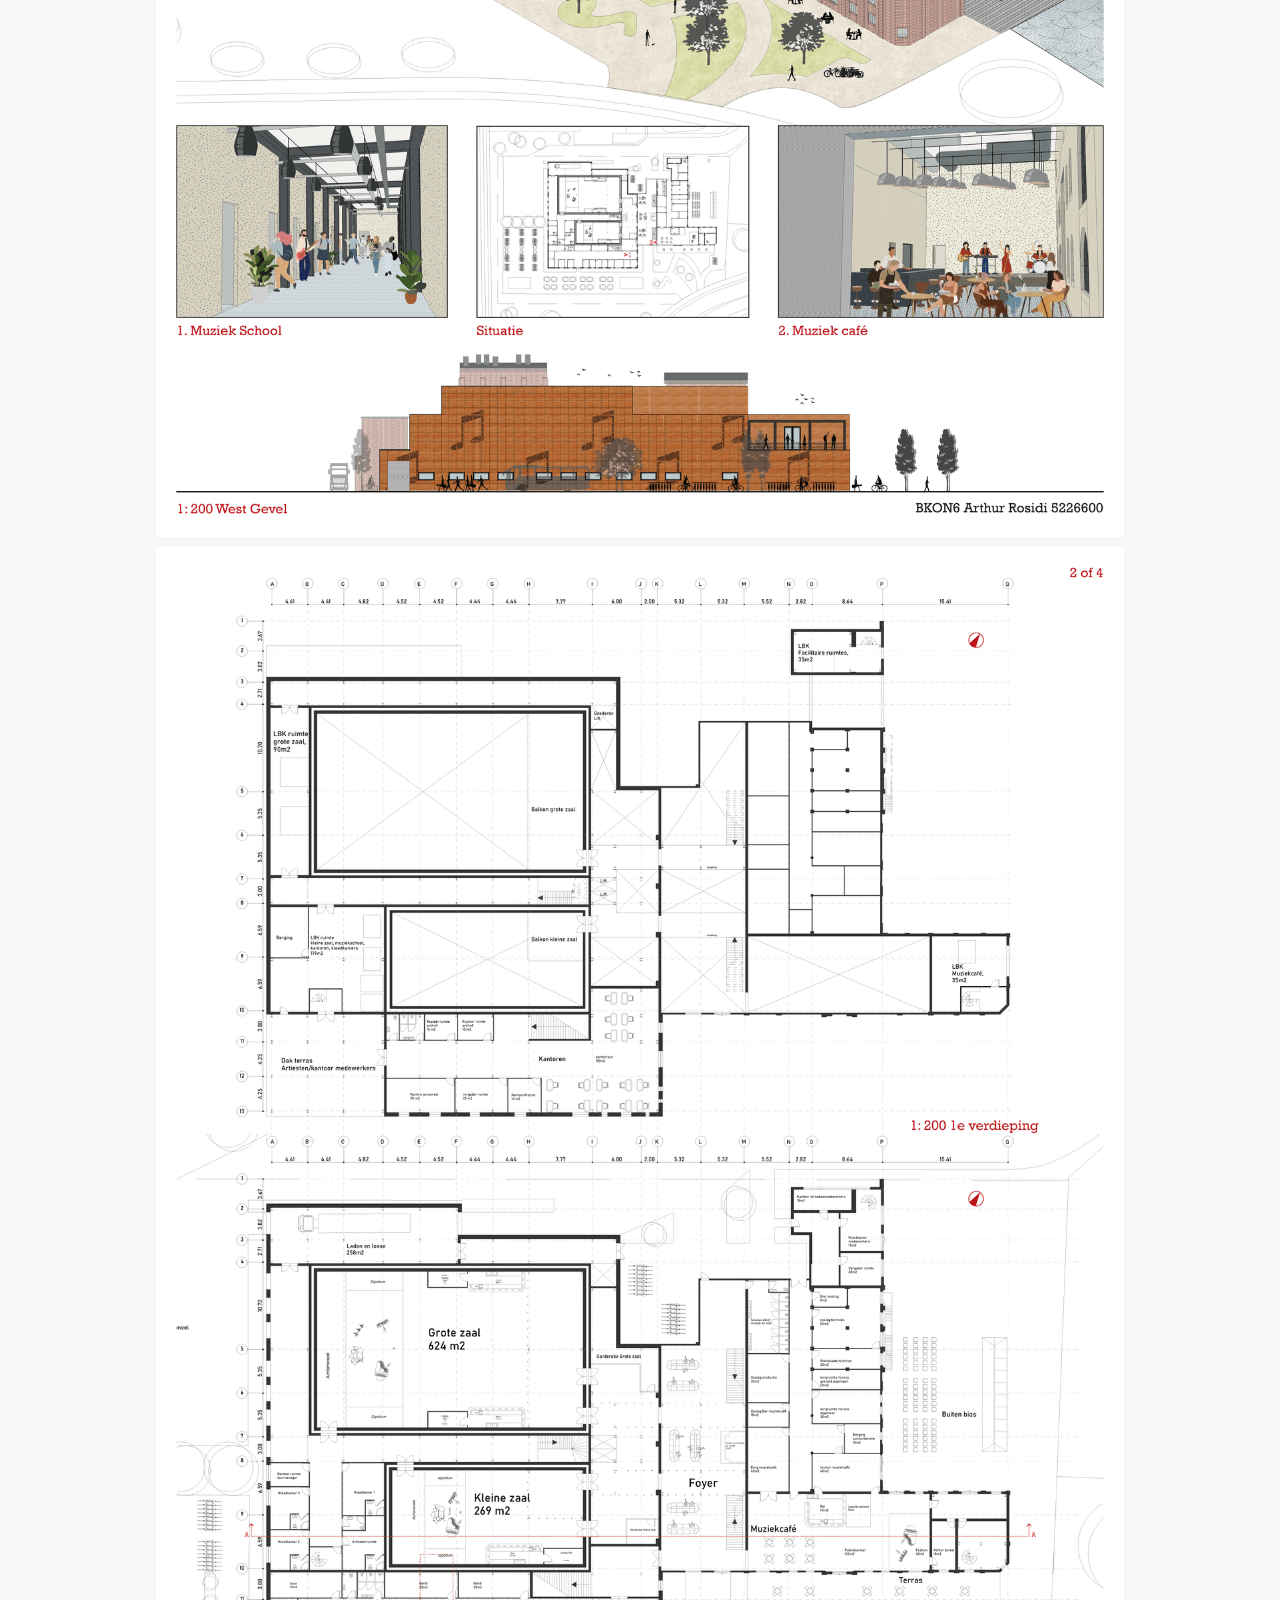
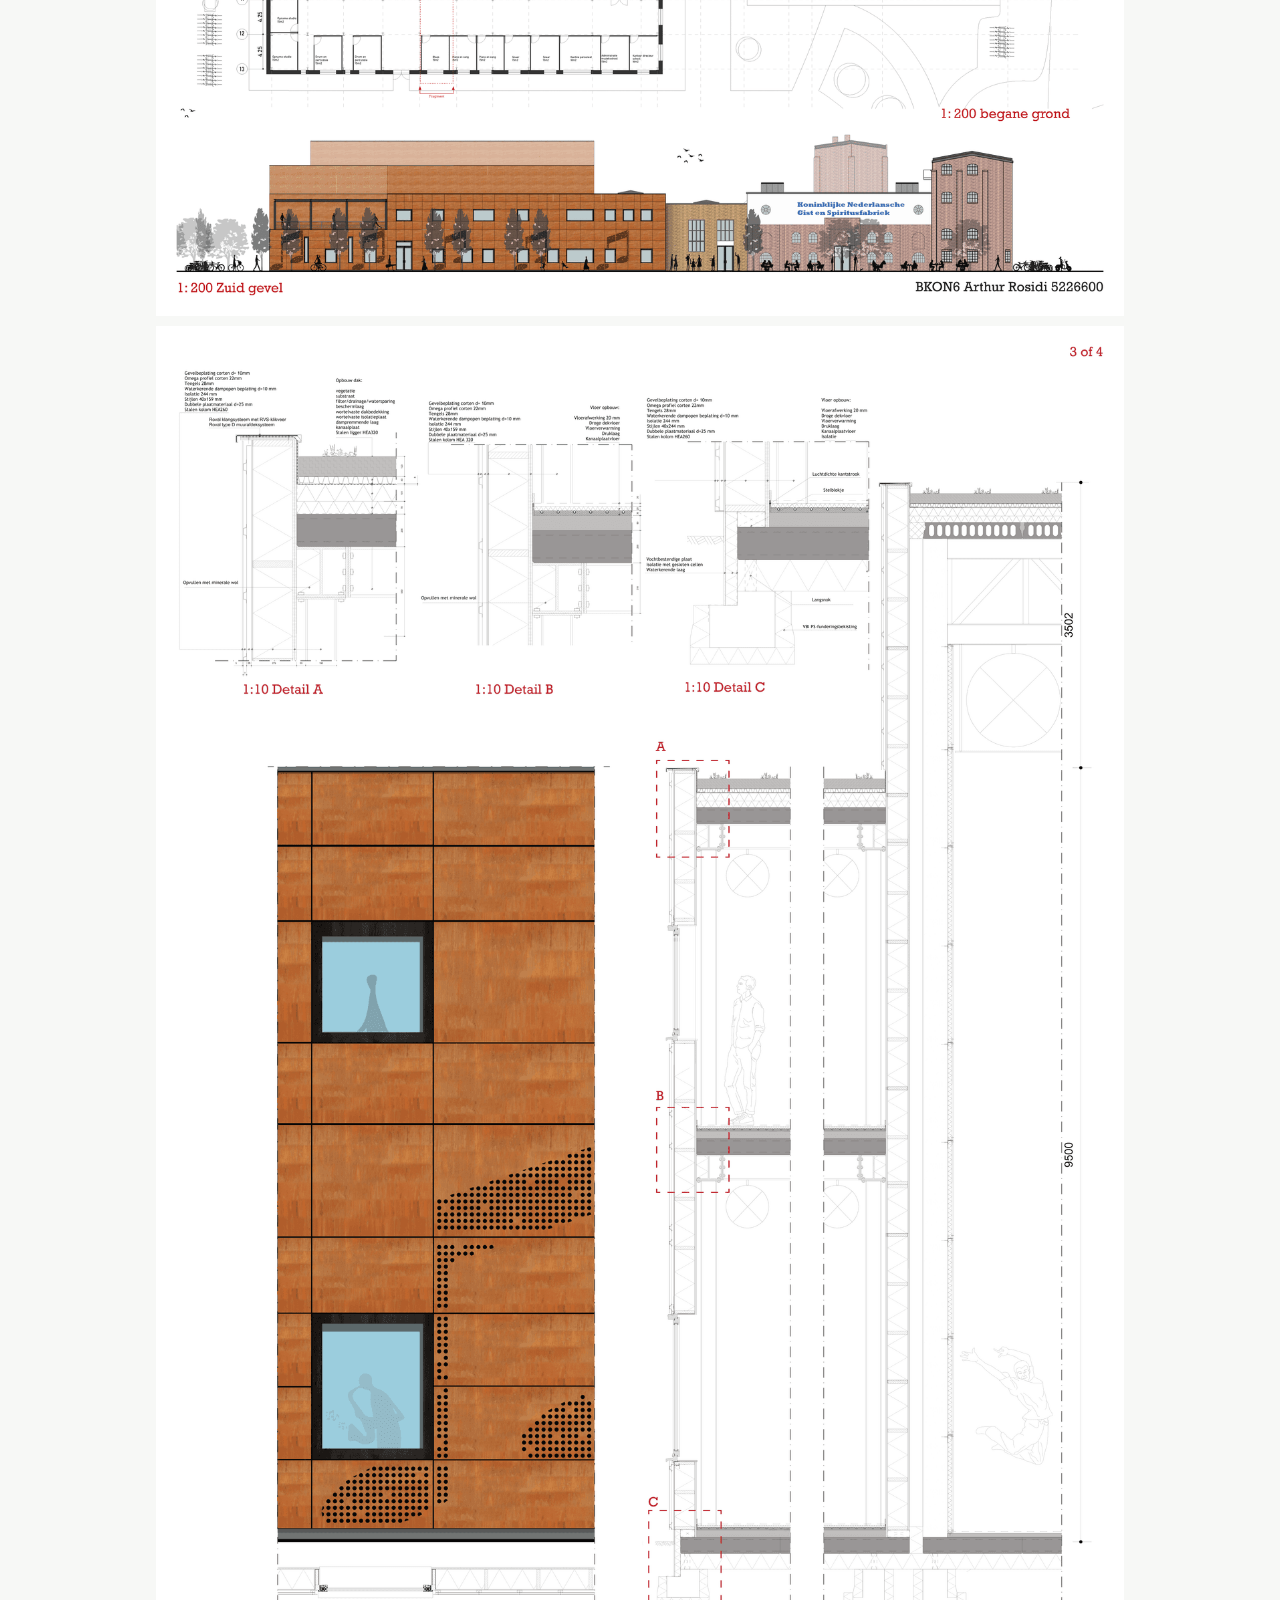
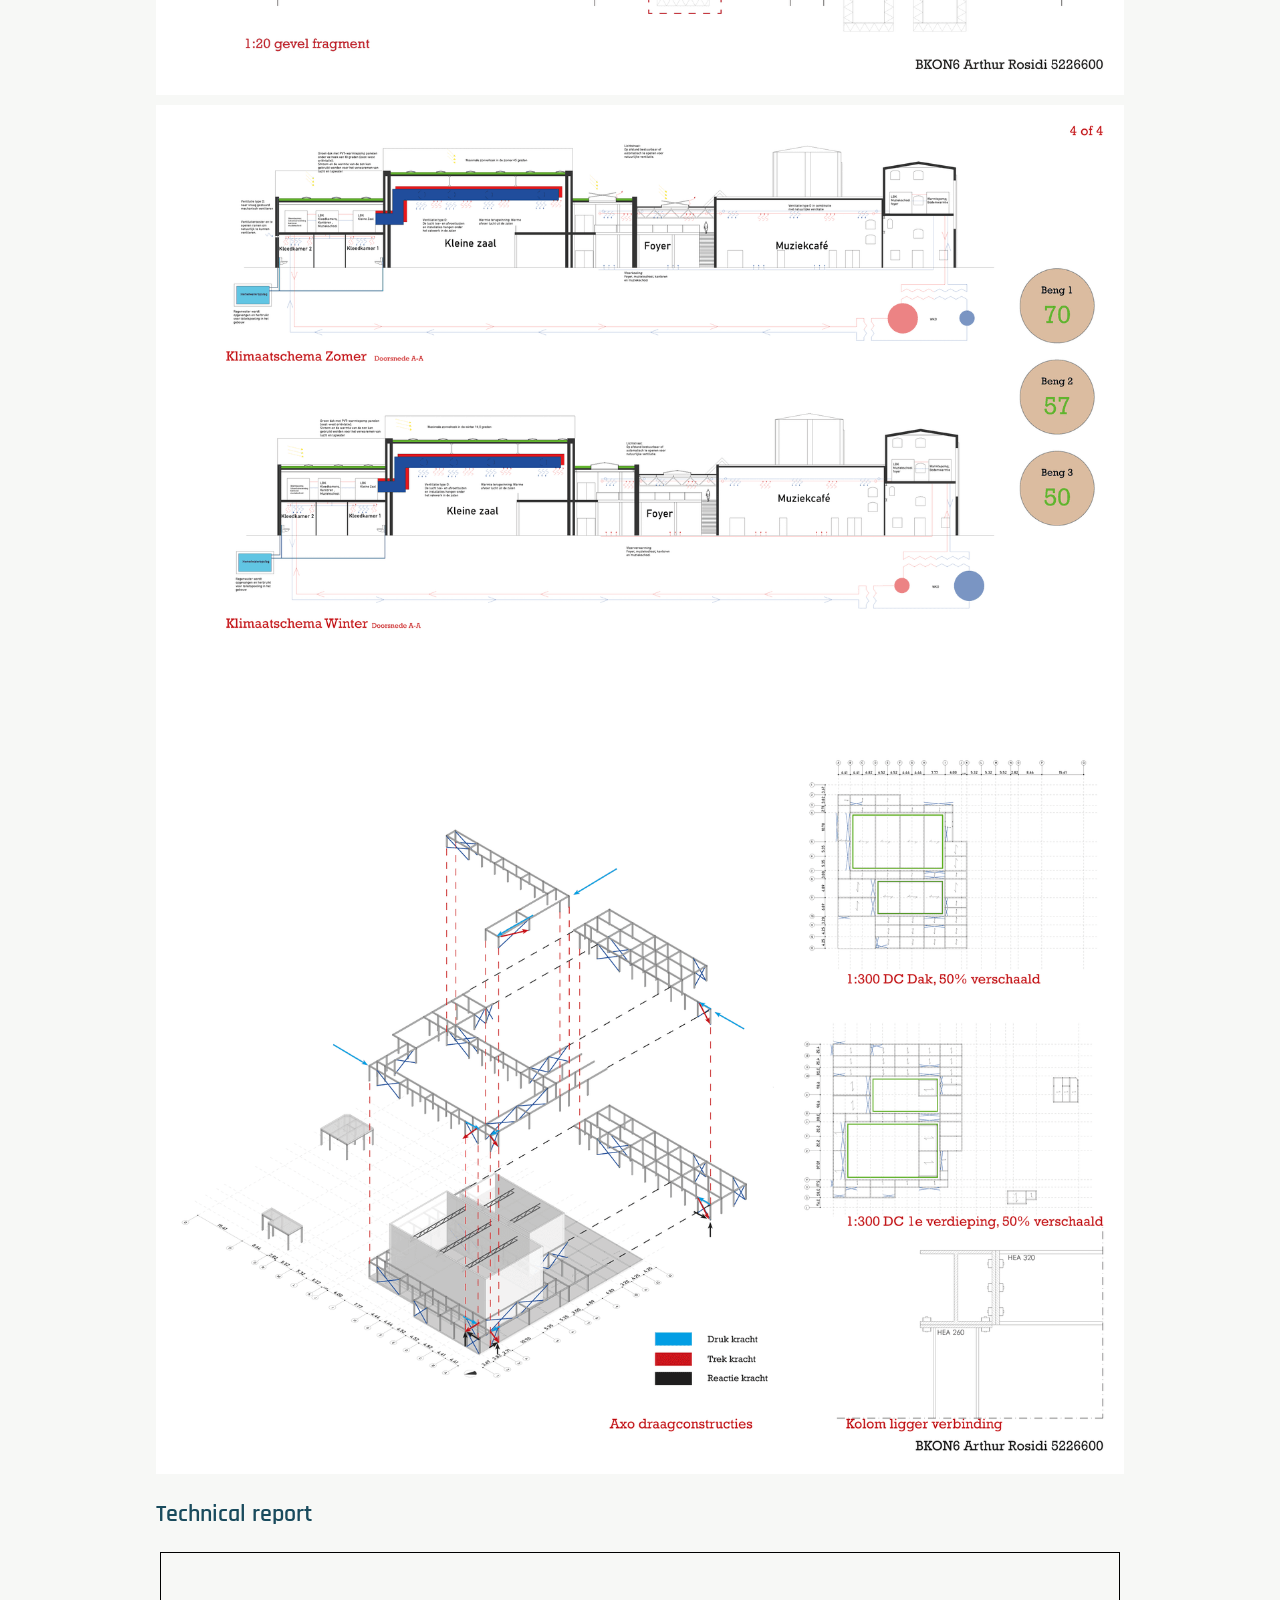
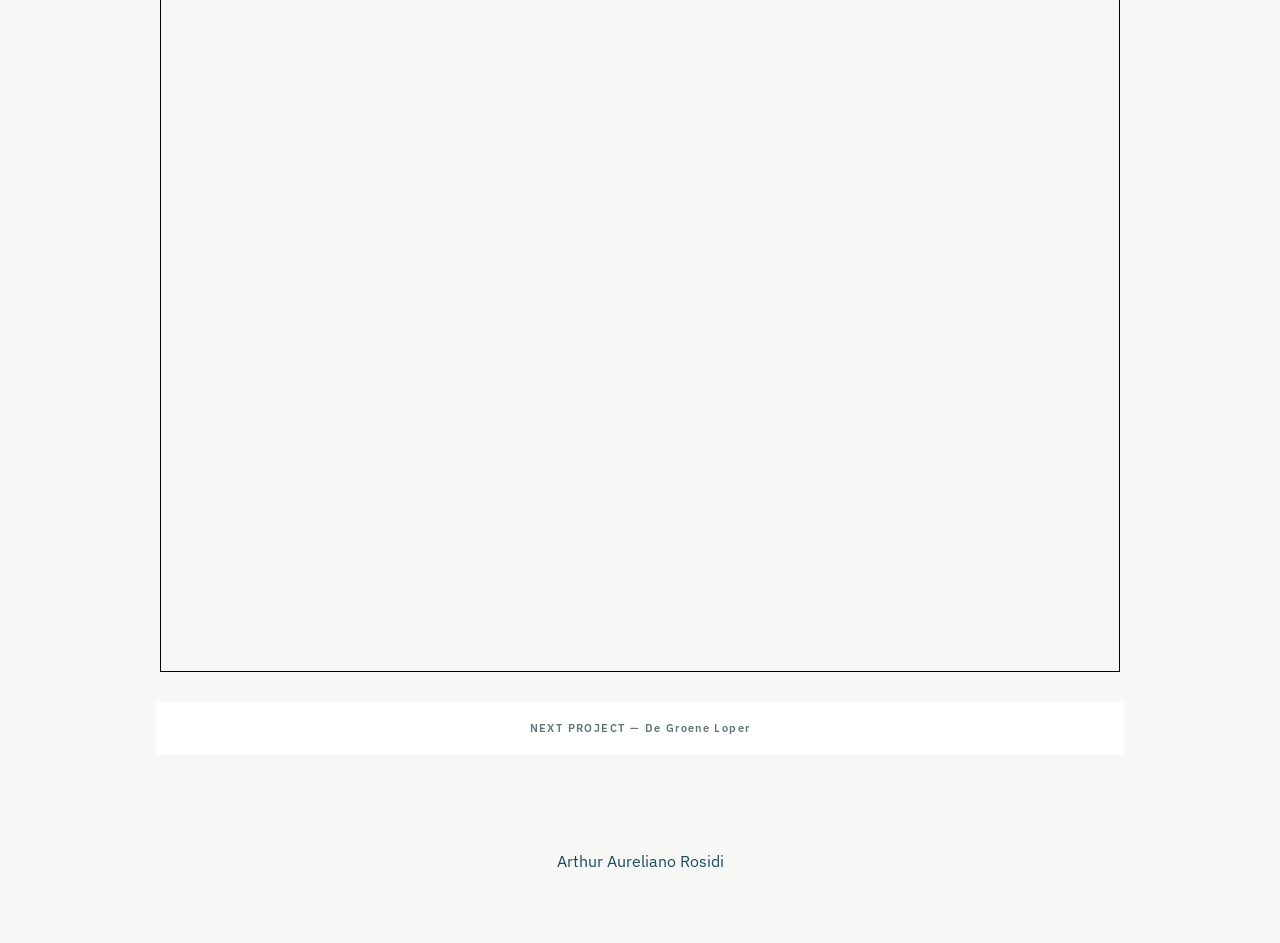
<file: projects/poppodium-de-muzieknoot.html>
<!doctype html>
<html lang="en">
<head>
<meta charset="utf-8">
<meta name="viewport" content="width=device-width, initial-scale=1">
<title>Poppodium de muzieknoot — Arthur Aureliano Rosidi</title>
<meta name="description" content="A former gin distillery becomes the heart of a new pop venue and music school in Delft.">
<link rel="icon" href="../assets/images/favicon.svg" type="image/svg+xml">
<link rel="preconnect" href="https://fonts.googleapis.com"><link rel="preconnect" href="https://fonts.gstatic.com" crossorigin><link href="https://fonts.googleapis.com/css2?family=IBM+Plex+Sans:wght@400;500;600&family=Rajdhani:wght@600&display=swap" rel="stylesheet">
<link rel="stylesheet" href="../assets/css/style.css?v=20261125i">
</head>
<body class="project">
  <nav class="site-nav top">
    <div class="nav-links">
      <a class="pill" href="../index.html">Home</a>
      <a class="pill" href="../index.html#work">Projects</a>
      <a class="pill" href="../index.html#contact">Contact</a>
    </div>
  </nav>
  <main class="article">
    <div class="prevnext"><a class="pn pn-prev" href="miura-ori-sunshadee.html"><svg viewBox="0 0 16 16" width="12" height="12" aria-hidden="true" fill="none" stroke="currentColor" stroke-width="1.6" stroke-linecap="round" stroke-linejoin="round"><path d="M10 3 5 8l5 5"/></svg><span>Previous Project</span></a><a class="pn pn-next" href="de-groene-loperr.html"><span>Next Project</span><svg viewBox="0 0 16 16" width="12" height="12" aria-hidden="true" fill="none" stroke="currentColor" stroke-width="1.6" stroke-linecap="round" stroke-linejoin="round"><path d="m6 3 5 5-5 5"/></svg></a></div>
    <span class="label intro-in">BSc ·  ON6 · 2024</span>
    <h1 class="display intro-in" style="--d:.14s">Poppodium de muzieknoot</h1>
    <div class="content">
      <p class="intro-in" style="--d:.28s">De Muzieknoot is my individual capstone design for the BK6ON6 module, the final bachelor project in which I developed a complete integrated design: architecture, structure and climate design all in one hand. The assignment was a new pop venue for the city of Delft on the former DSM Gist site, where the existing industrial monument, the Tapgebouw, had to be incorporated into the design.</p>
      <p class="blank"><br></p>
      <p class="reveal">In De Muzieknoot I connect the new volume to the Tapgebouw and use the height differences between the large hall, the small hall, the foyer and the music school to bring the routing of the different user groups, from performers to visitors to students, together in a logical way. The façade is clad in corten steel with a perforation pattern derived from a music note, so the building shows from the outside what it’s about.</p>
      <p class="reveal">For the climate design I chose a green roof with PVT panels, connected to a heat pump with aquifer thermal storage and heat recovery ventilation, combined with rainwater reuse. This results in strong BENG scores. The structure is a steel portal frame with trusses to span the large halls, which I verified through compression and tension force calculations.</p>
      <p class="blank"><br></p>
      <p class="reveal">Tools/Approach: </p>
      <p class="reveal">Rhinoceros, Adobe InDesign, Adobe Illustrator, Model making, Site visit</p>
      <p class="blank"><br></p>
      <div class="gap"></div>
      <h2 class="reveal">Poster</h2>
      <div class="media-full"><img class="g-reveal" src="../assets/images/0hOjSGRcVZ6NkyKJDIGTSE2QZKM.png" alt="" loading="lazy"></div>
      <div class="media-full"><img class="g-reveal" src="../assets/images/7rZ5IqnYJOrKilMm9raWQueHYhI.png" alt="" loading="lazy"></div>
      <div class="media-full"><img class="g-reveal" src="../assets/images/jJsv7dsrL9r9qbZ2gAjJpU5x26Q.png" alt="" loading="lazy"></div>
      <div class="media-full"><img class="g-reveal" src="../assets/images/CnjahGq4NcoKkKvAJTVXtkb050.png" alt="" loading="lazy"></div>
      <h2 class="reveal">Technical report</h2>
      <div class="embed reveal"><iframe src="https://drive.google.com/file/d/1E2XkOZFD7uijfgclRbziMSEinP_9wqoj/preview" allow="autoplay" allowfullscreen loading="lazy" title="Document"></iframe></div>
    </div>
    <a class="next-bar" href="de-groene-loperr.html"><span class="label">NEXT PROJECT — De Groene Loper</span></a>
  </main>
  <footer class="sig reveal"><span class="sig-text">Arthur Aureliano Rosidi</span></footer>
  <script src="../assets/js/main.js?v=20261125i"></script>
</body>
</html>
</file>
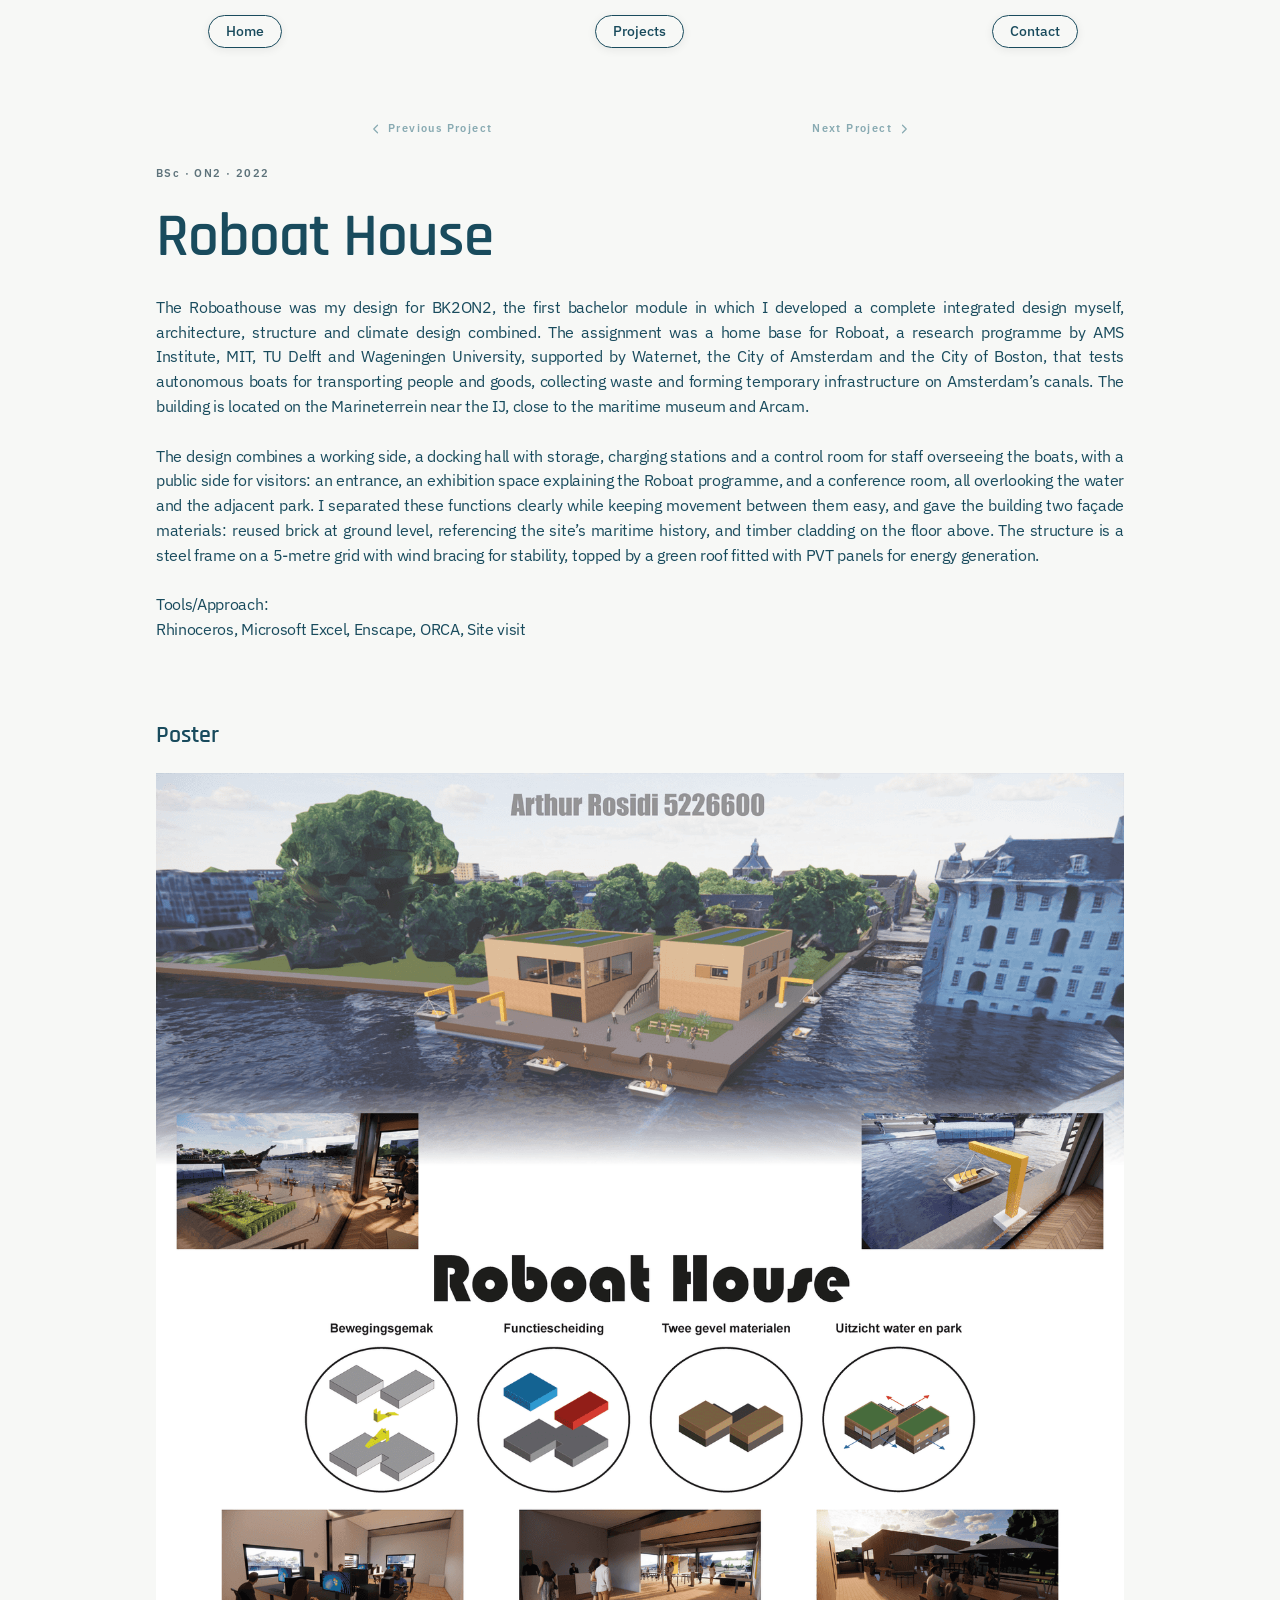
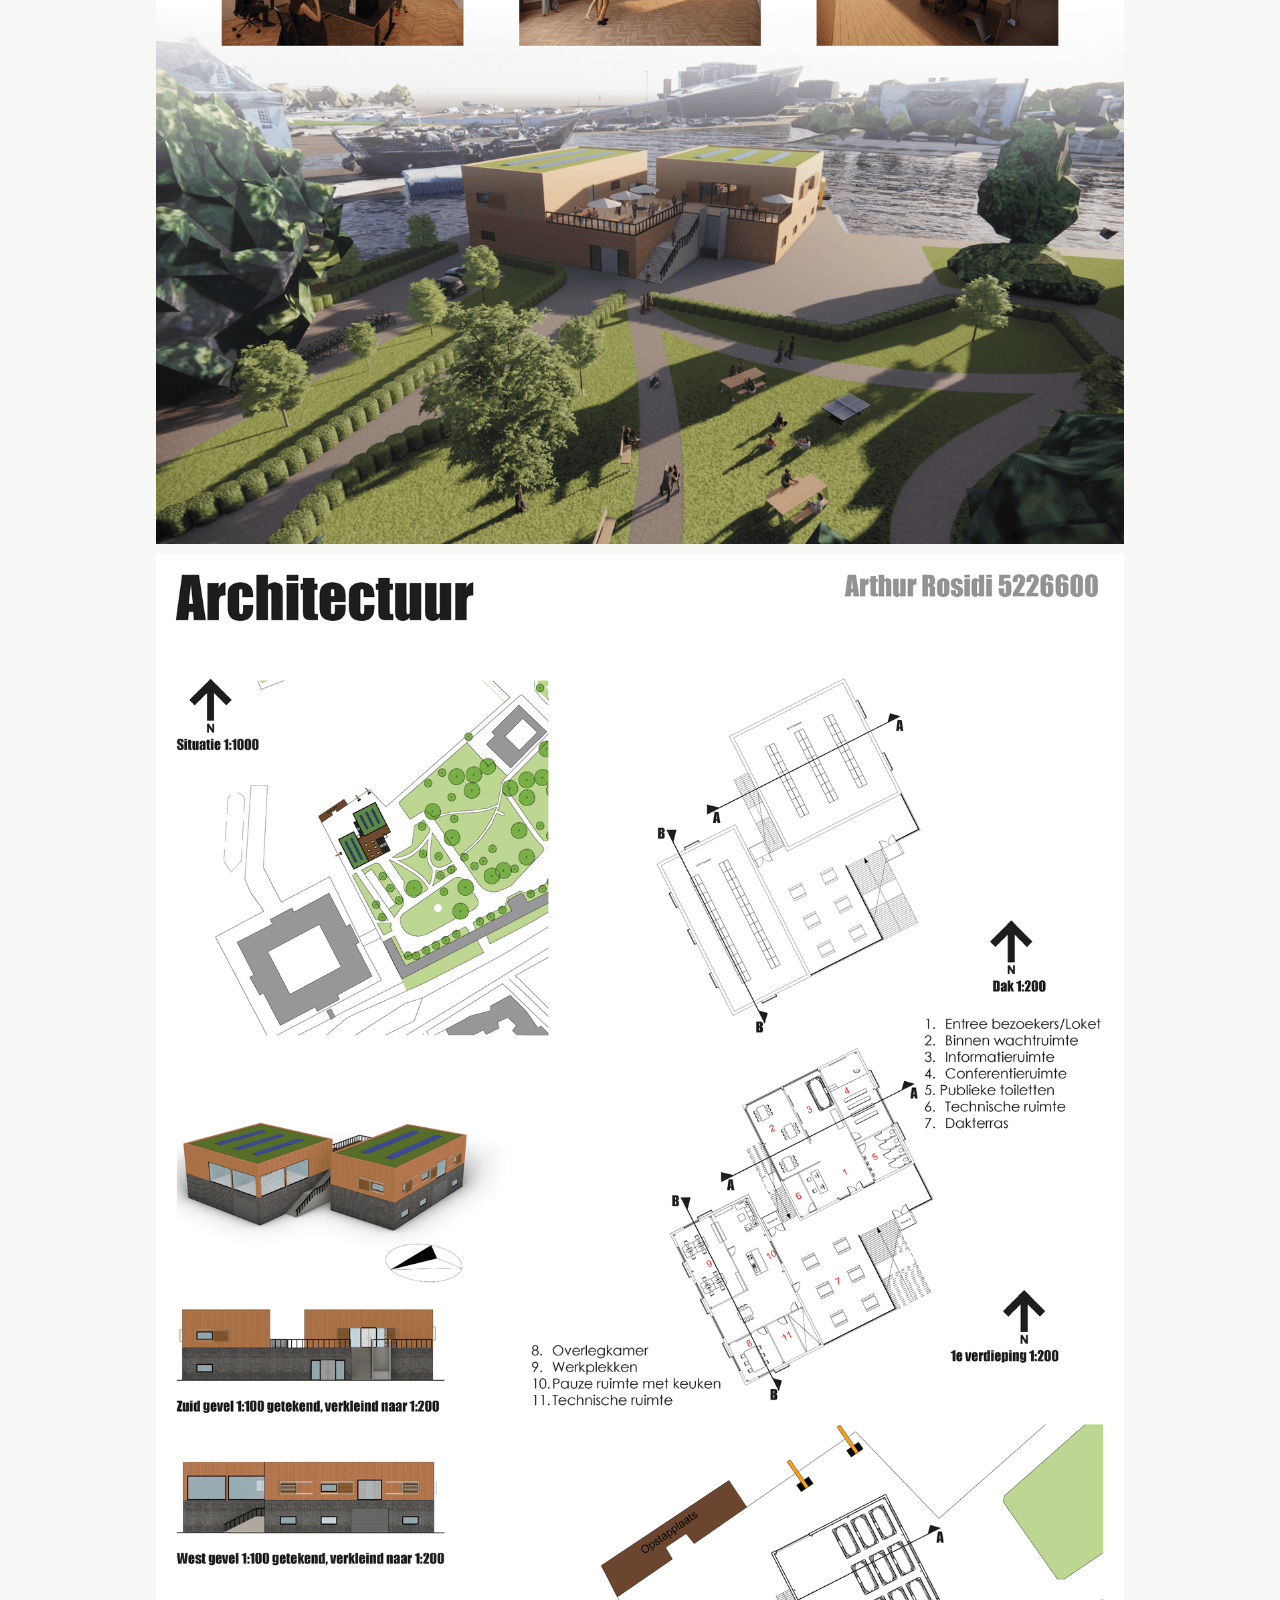
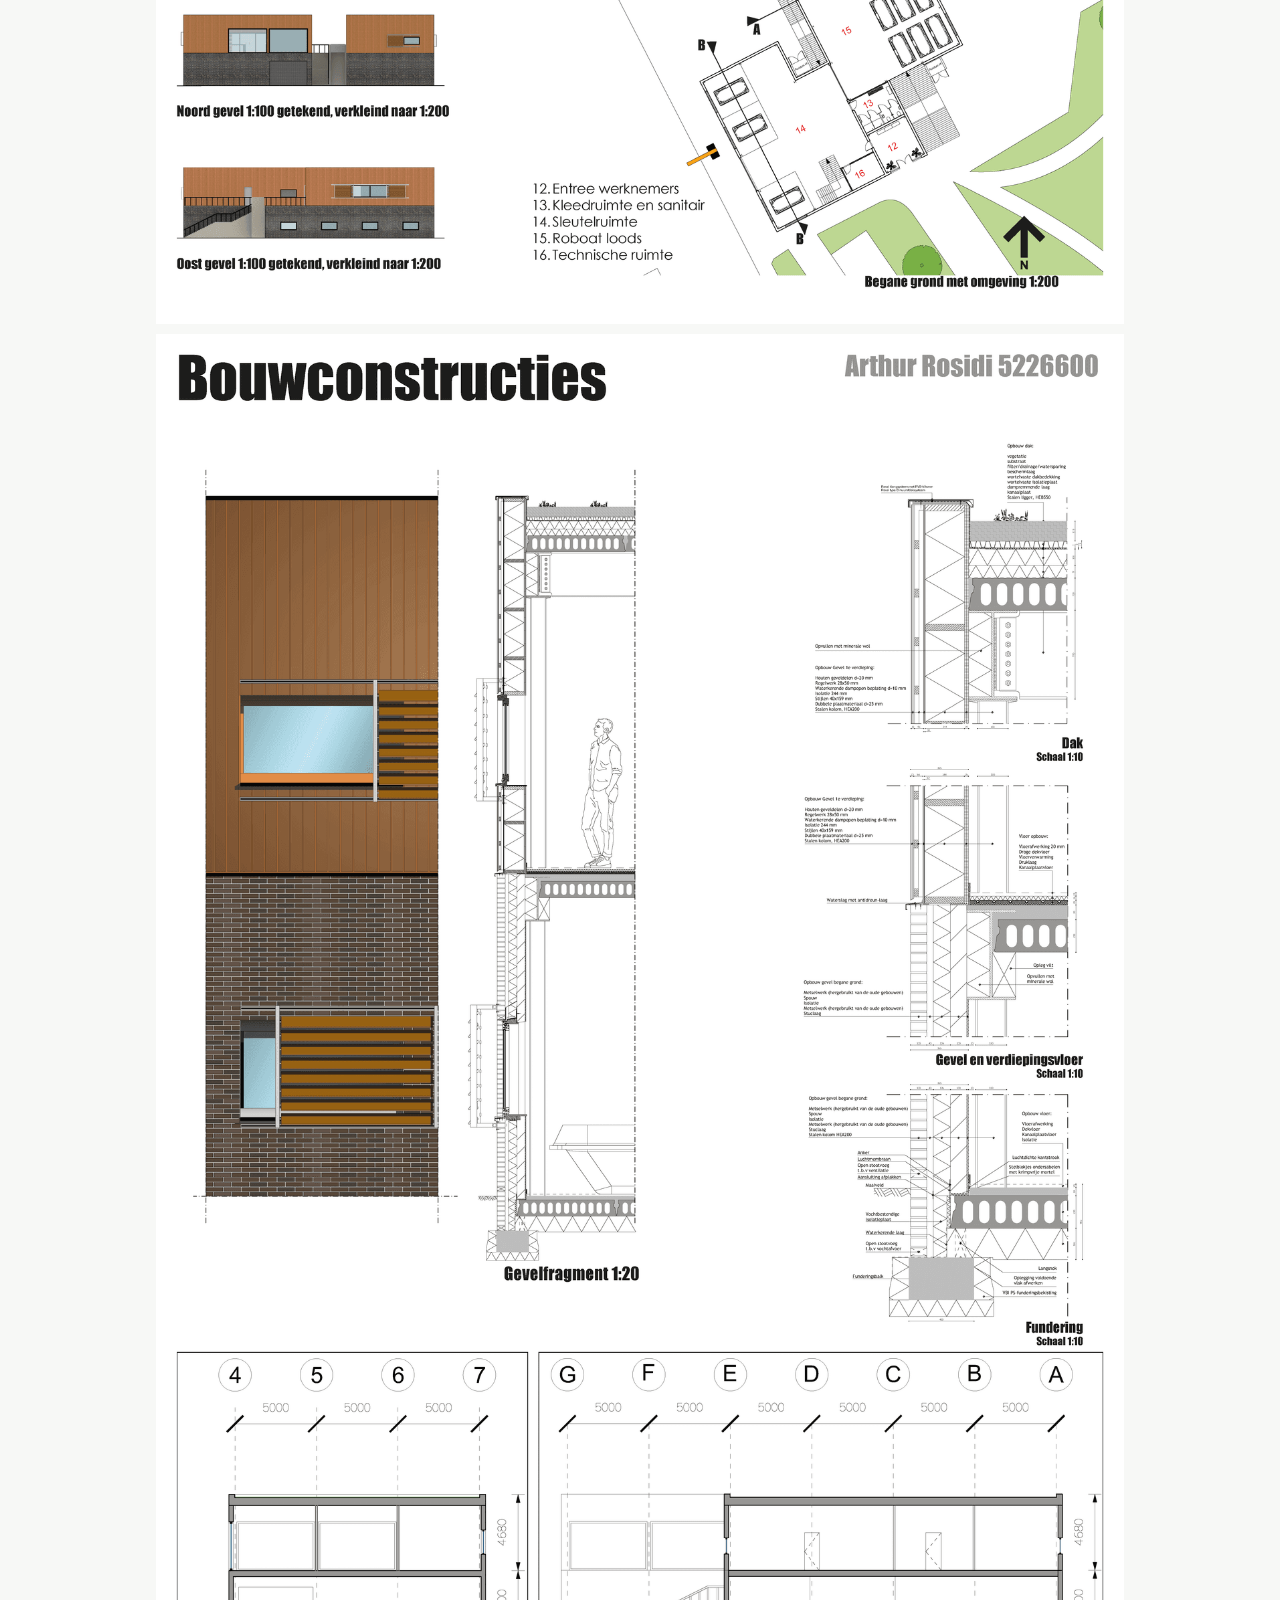
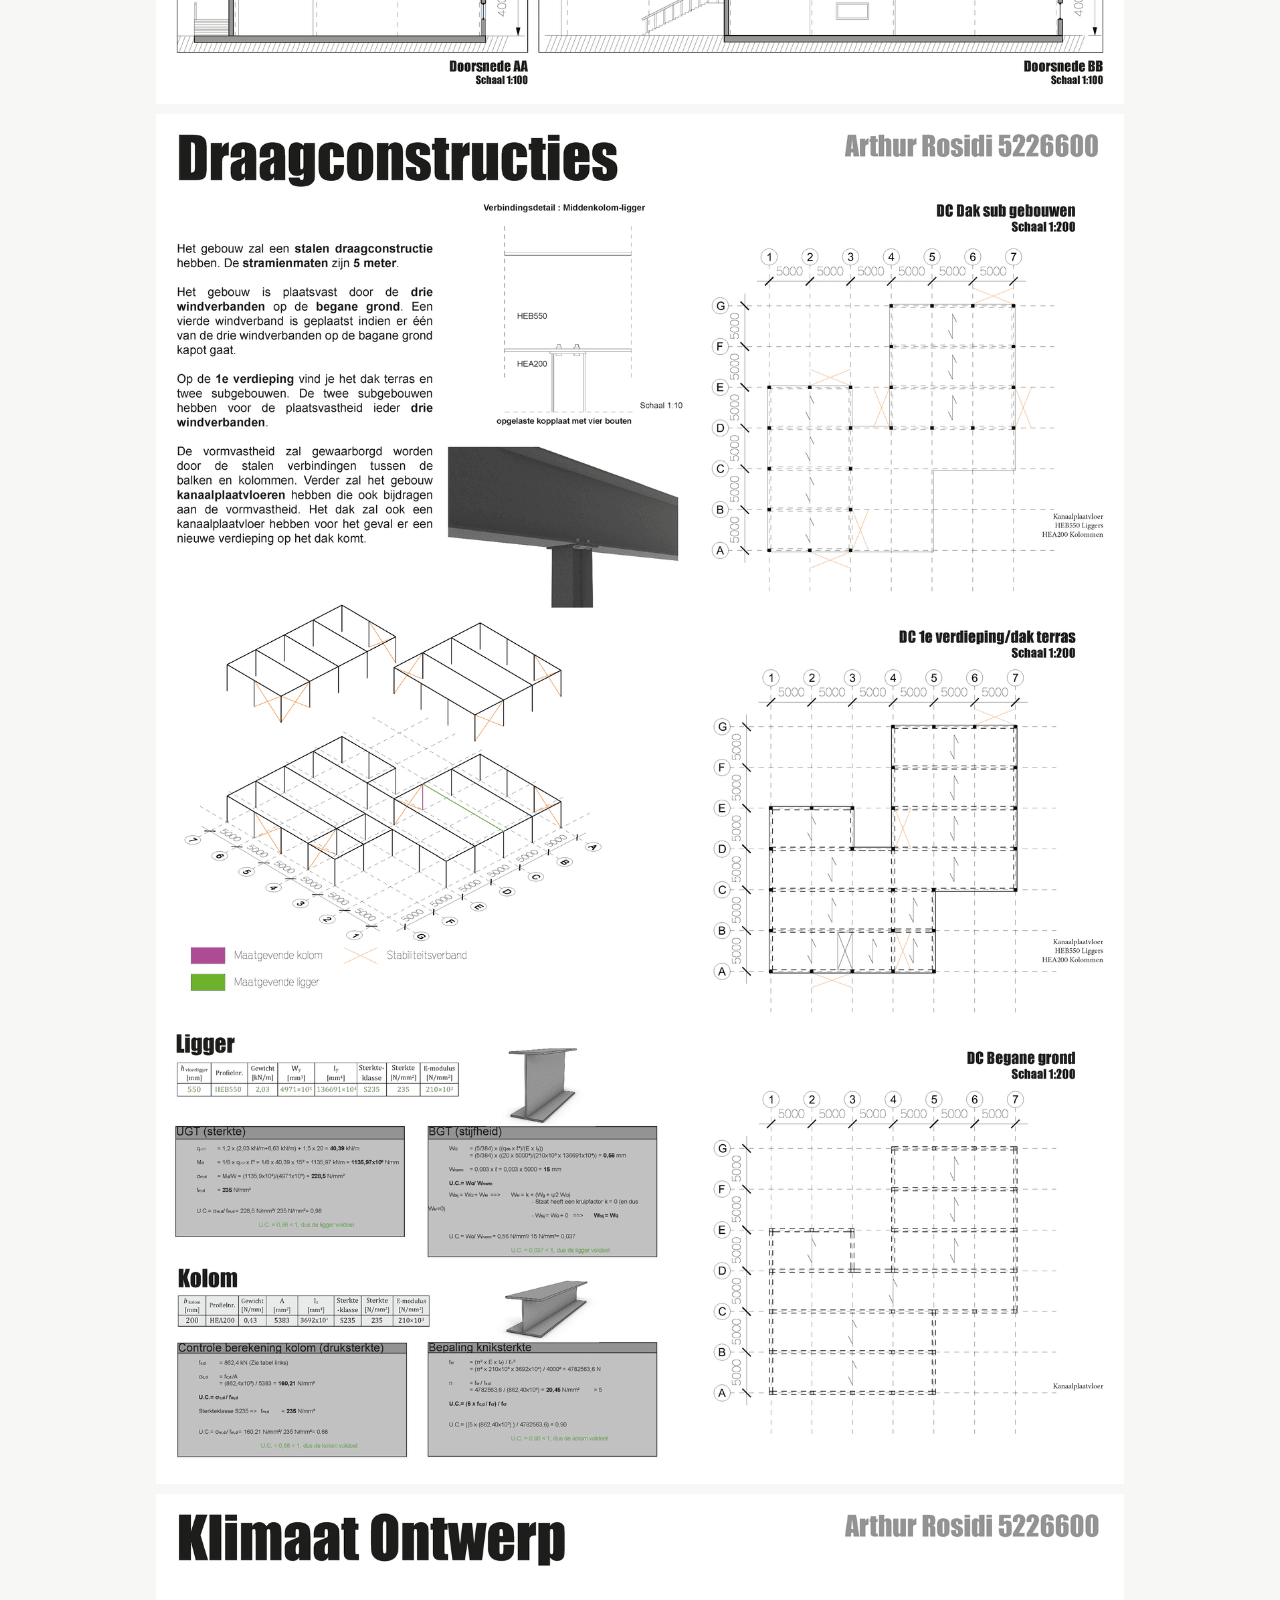
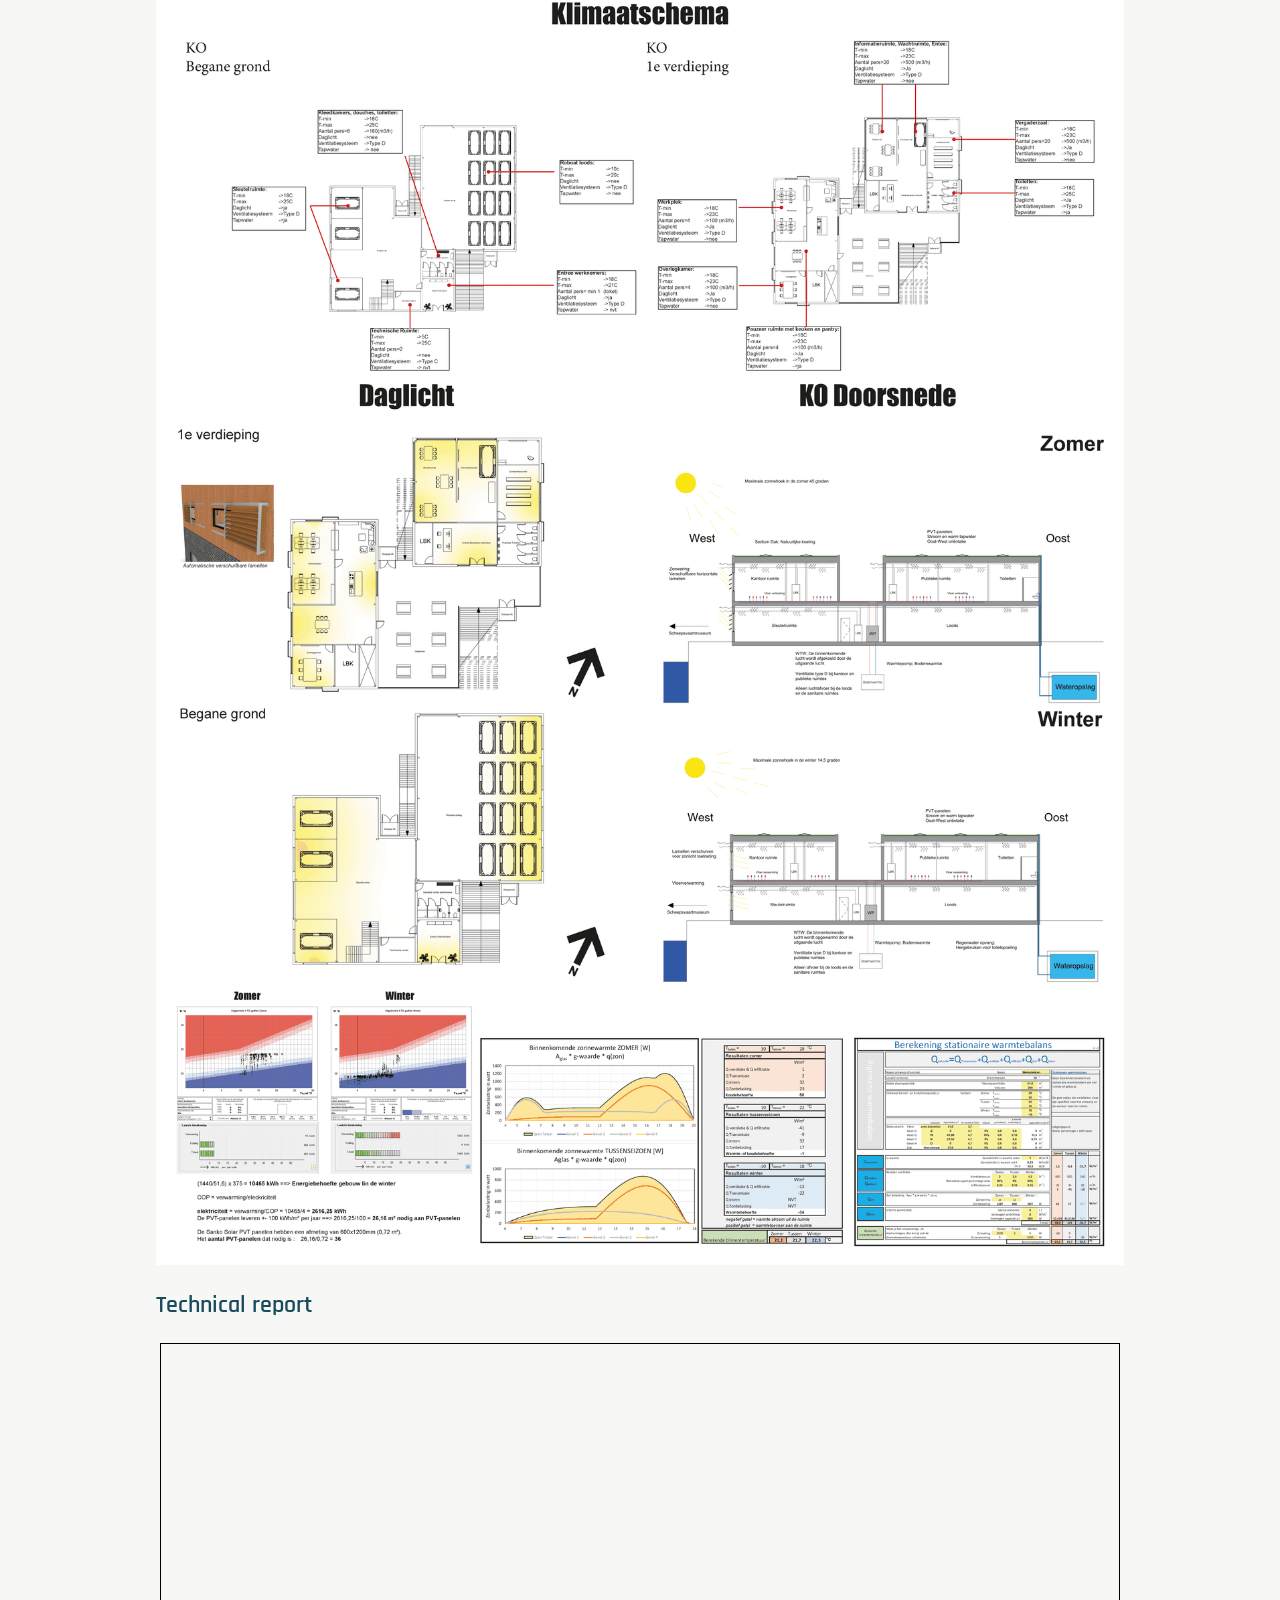
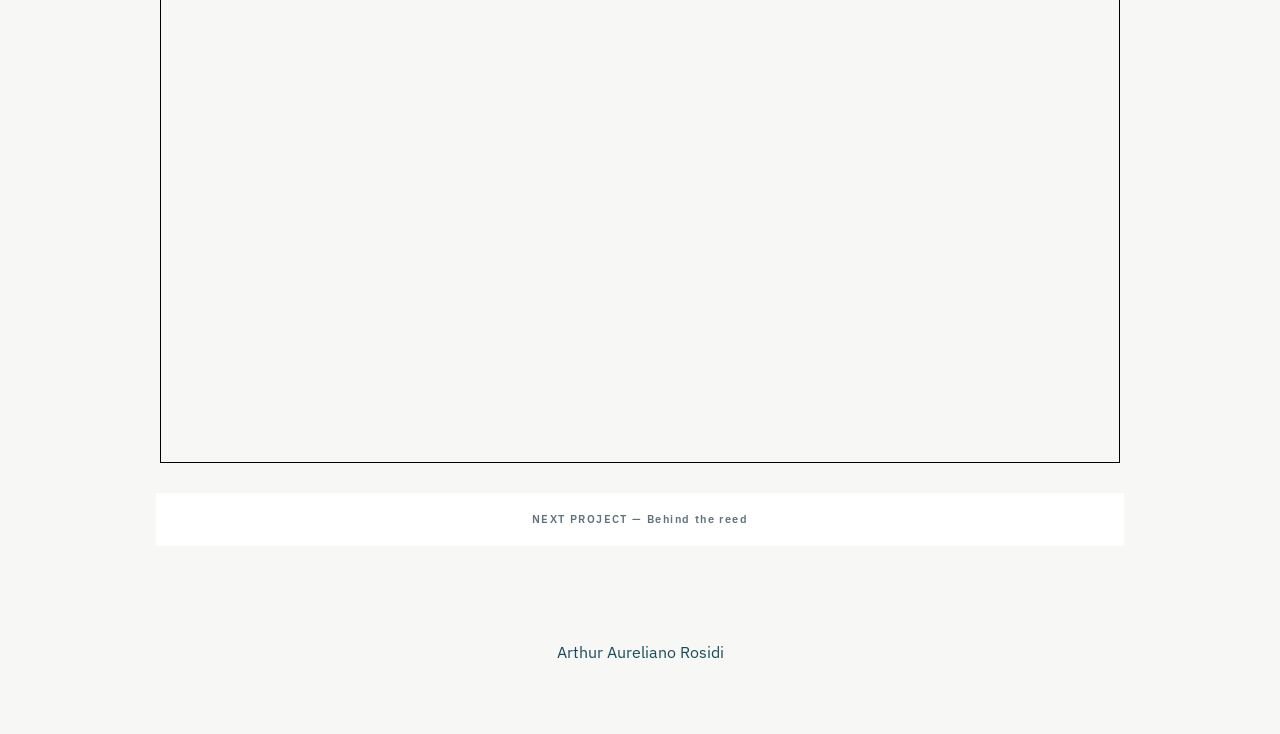
<file: projects/roboat-housee.html>
<!doctype html>
<html lang="en">
<head>
<meta charset="utf-8">
<meta name="viewport" content="width=device-width, initial-scale=1">
<title>Roboat House — Arthur Aureliano Rosidi</title>
<meta name="description" content="Docking hall meets exhibition space in this home base for Amsterdam&#x27;s autonomous &quot;Roboats&quot;.">
<link rel="icon" href="../assets/images/favicon.svg" type="image/svg+xml">
<link rel="preconnect" href="https://fonts.googleapis.com"><link rel="preconnect" href="https://fonts.gstatic.com" crossorigin><link href="https://fonts.googleapis.com/css2?family=IBM+Plex+Sans:wght@400;500;600&family=Rajdhani:wght@600&display=swap" rel="stylesheet">
<link rel="stylesheet" href="../assets/css/style.css?v=20261125i">
</head>
<body class="project">
  <nav class="site-nav top">
    <div class="nav-links">
      <a class="pill" href="../index.html">Home</a>
      <a class="pill" href="../index.html#work">Projects</a>
      <a class="pill" href="../index.html#contact">Contact</a>
    </div>
  </nav>
  <main class="article">
    <div class="prevnext"><a class="pn pn-prev" href="leven-tuinen-samenkomstt.html"><svg viewBox="0 0 16 16" width="12" height="12" aria-hidden="true" fill="none" stroke="currentColor" stroke-width="1.6" stroke-linecap="round" stroke-linejoin="round"><path d="M10 3 5 8l5 5"/></svg><span>Previous Project</span></a><a class="pn pn-next" href="behind-the-reedd.html"><span>Next Project</span><svg viewBox="0 0 16 16" width="12" height="12" aria-hidden="true" fill="none" stroke="currentColor" stroke-width="1.6" stroke-linecap="round" stroke-linejoin="round"><path d="m6 3 5 5-5 5"/></svg></a></div>
    <span class="label intro-in">BSc ·  ON2 · 2022</span>
    <h1 class="display intro-in" style="--d:.14s">Roboat House</h1>
    <div class="content">
      <p class="intro-in" style="--d:.28s">The Roboathouse was my design for BK2ON2, the first bachelor module in which I developed a complete integrated design myself, architecture, structure and climate design combined. The assignment was a home base for Roboat, a research programme by AMS Institute, MIT, TU Delft and Wageningen University, supported by Waternet, the City of Amsterdam and the City of Boston, that tests autonomous boats for transporting people and goods, collecting waste and forming temporary infrastructure on Amsterdam’s canals. The building is located on the Marineterrein near the IJ, close to the maritime museum and Arcam.</p>
      <p class="blank"><br></p>
      <p class="reveal">The design combines a working side, a docking hall with storage, charging stations and a control room for staff overseeing the boats, with a public side for visitors: an entrance, an exhibition space explaining the Roboat programme, and a conference room, all overlooking the water and the adjacent park. I separated these functions clearly while keeping movement between them easy, and gave the building two façade materials: reused brick at ground level, referencing the site’s maritime history, and timber cladding on the floor above. The structure is a steel frame on a <span class="nw">5-metre</span> grid with wind bracing for stability, topped by a green roof fitted with PVT panels for energy generation.</p>
      <p class="blank"><br></p>
      <p class="reveal">Tools/Approach: </p>
      <p class="reveal">Rhinoceros, Microsoft Excel, Enscape, ORCA, Site visit</p>
      <p class="blank"><br></p>
      <div class="gap"></div>
      <h2 class="reveal">Poster</h2>
      <div class="media-full"><img class="g-reveal" src="../assets/images/sfZ5YVZM47cZ9RBp3Npt3RQI9Nw.png" alt="" loading="lazy"></div>
      <div class="media-full"><img class="g-reveal" src="../assets/images/0NhDIh4tv1rowh5drVr39hayvrQ.png" alt="" loading="lazy"></div>
      <div class="media-full"><img class="g-reveal" src="../assets/images/RFbk2F42WQYEncBAQhzcGianF8.png" alt="" loading="lazy"></div>
      <div class="media-full"><img class="g-reveal" src="../assets/images/RjSR7PtmsWXWcAJRUqKnhoRkqmQ.png" alt="" loading="lazy"></div>
      <div class="media-full"><img class="g-reveal" src="../assets/images/SKwpiBGSeCXPctKDJ2CCJS7e5M.png" alt="" loading="lazy"></div>
      <h2 class="reveal">Technical report</h2>
      <div class="embed reveal"><iframe src="https://drive.google.com/file/d/1ekzvwbJeiKkEMYLkxzqIRdAbJcPpBRE5/preview" allow="autoplay" allowfullscreen loading="lazy" title="Document"></iframe></div>
    </div>
    <a class="next-bar" href="behind-the-reedd.html"><span class="label">NEXT PROJECT — Behind the reed</span></a>
  </main>
  <footer class="sig reveal"><span class="sig-text">Arthur Aureliano Rosidi</span></footer>
  <script src="../assets/js/main.js?v=20261125i"></script>
</body>
</html>
</file>
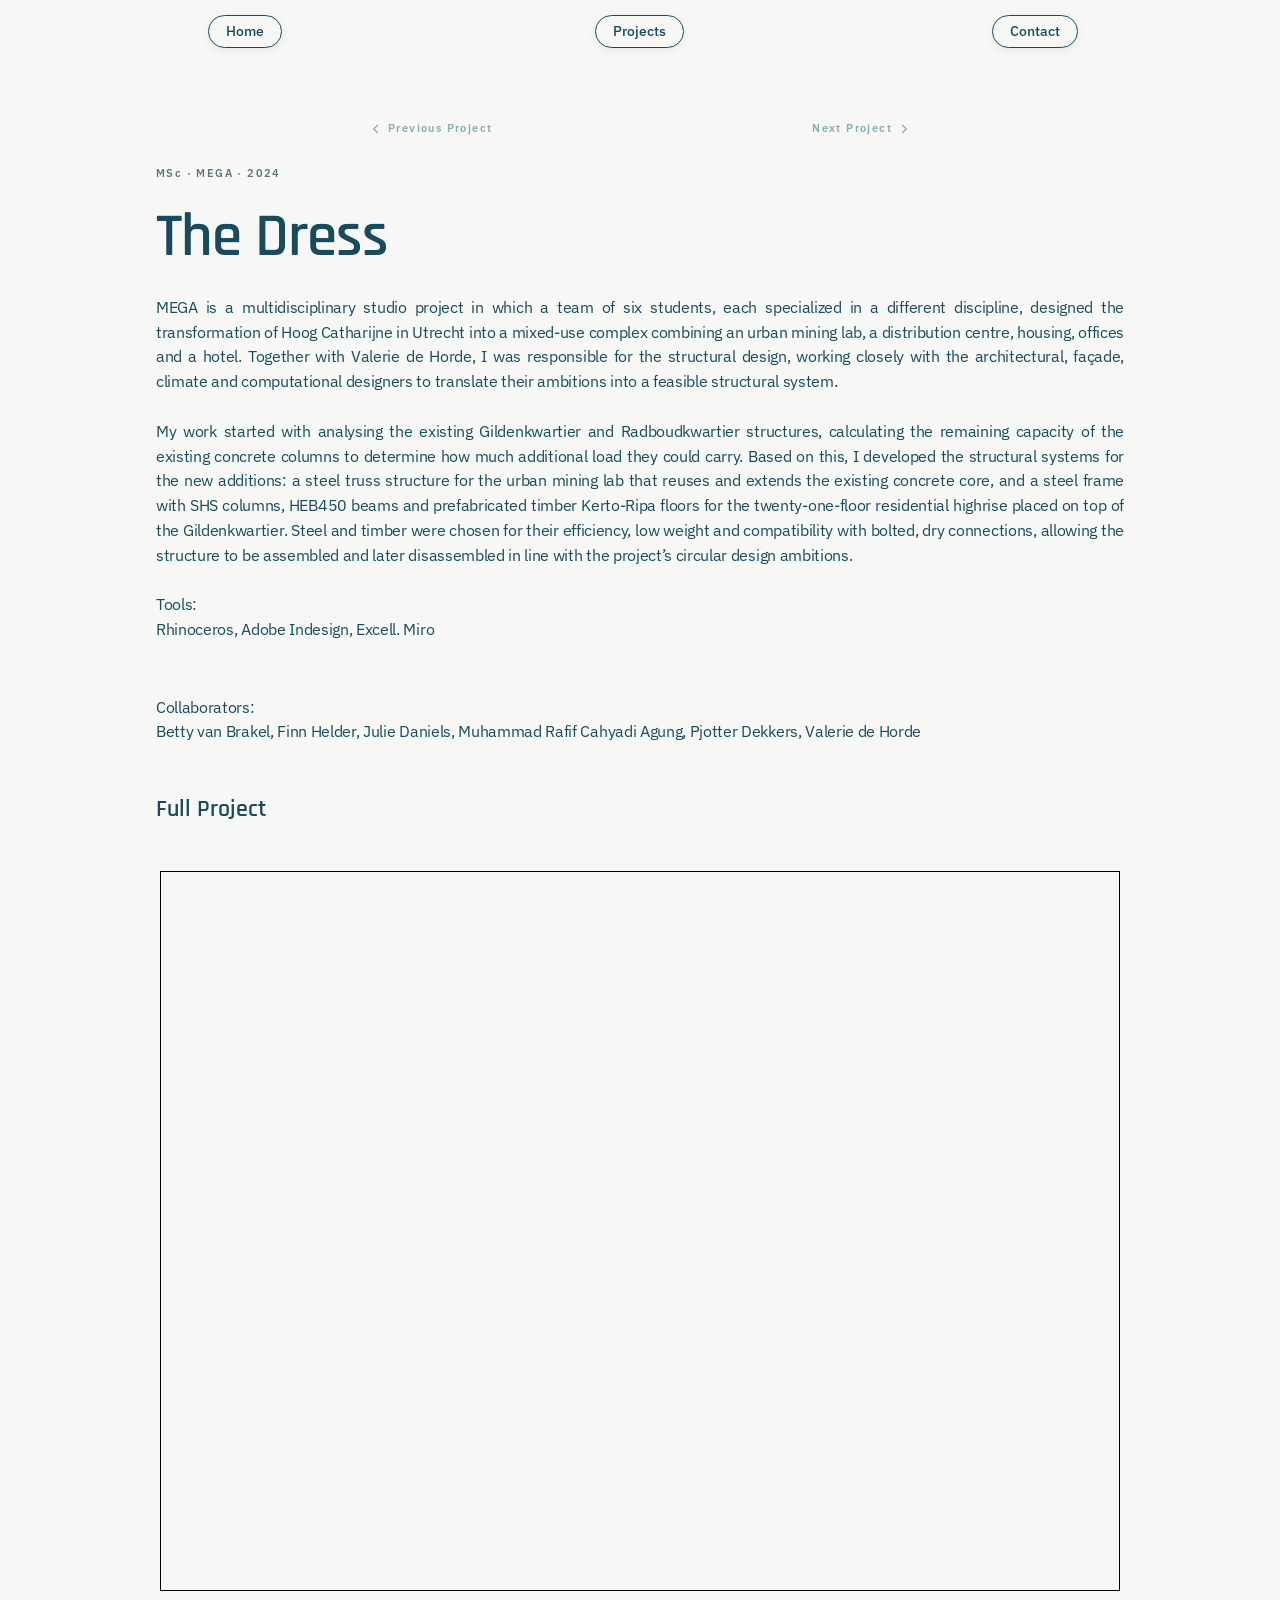
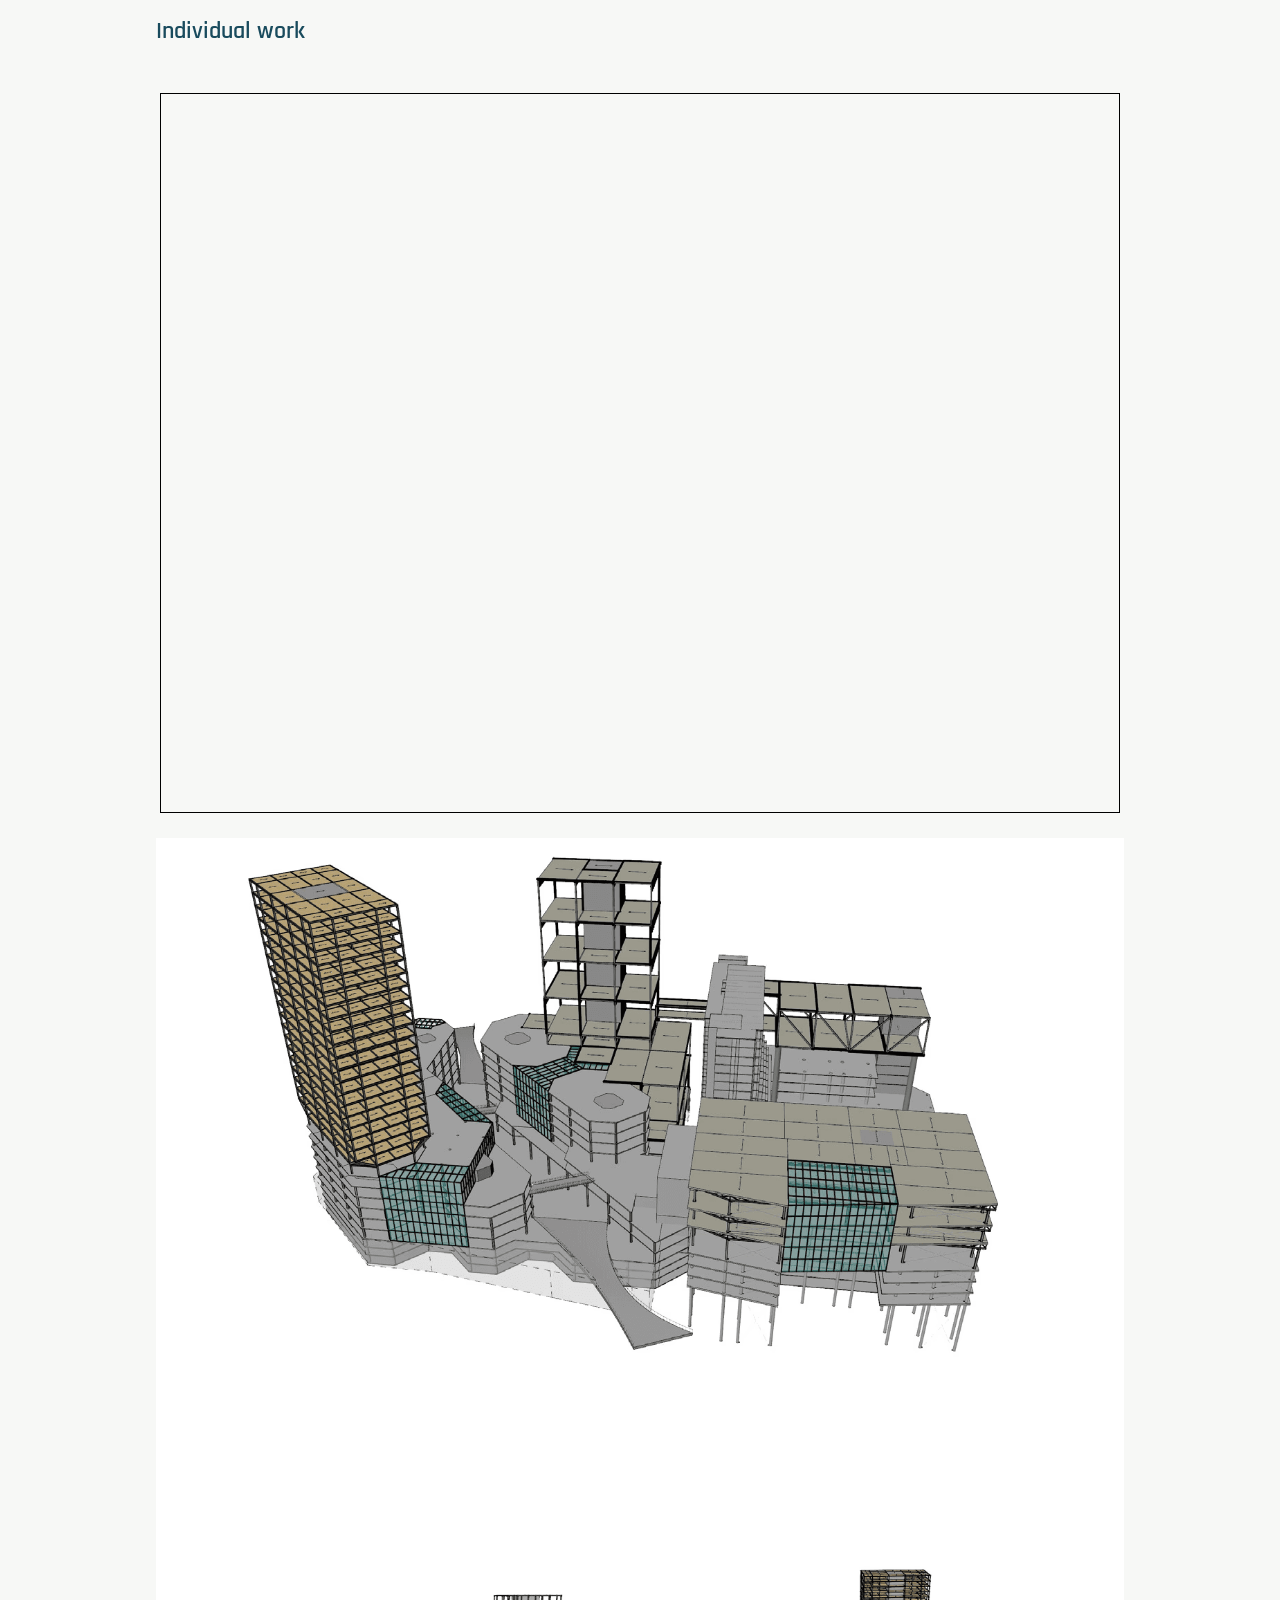
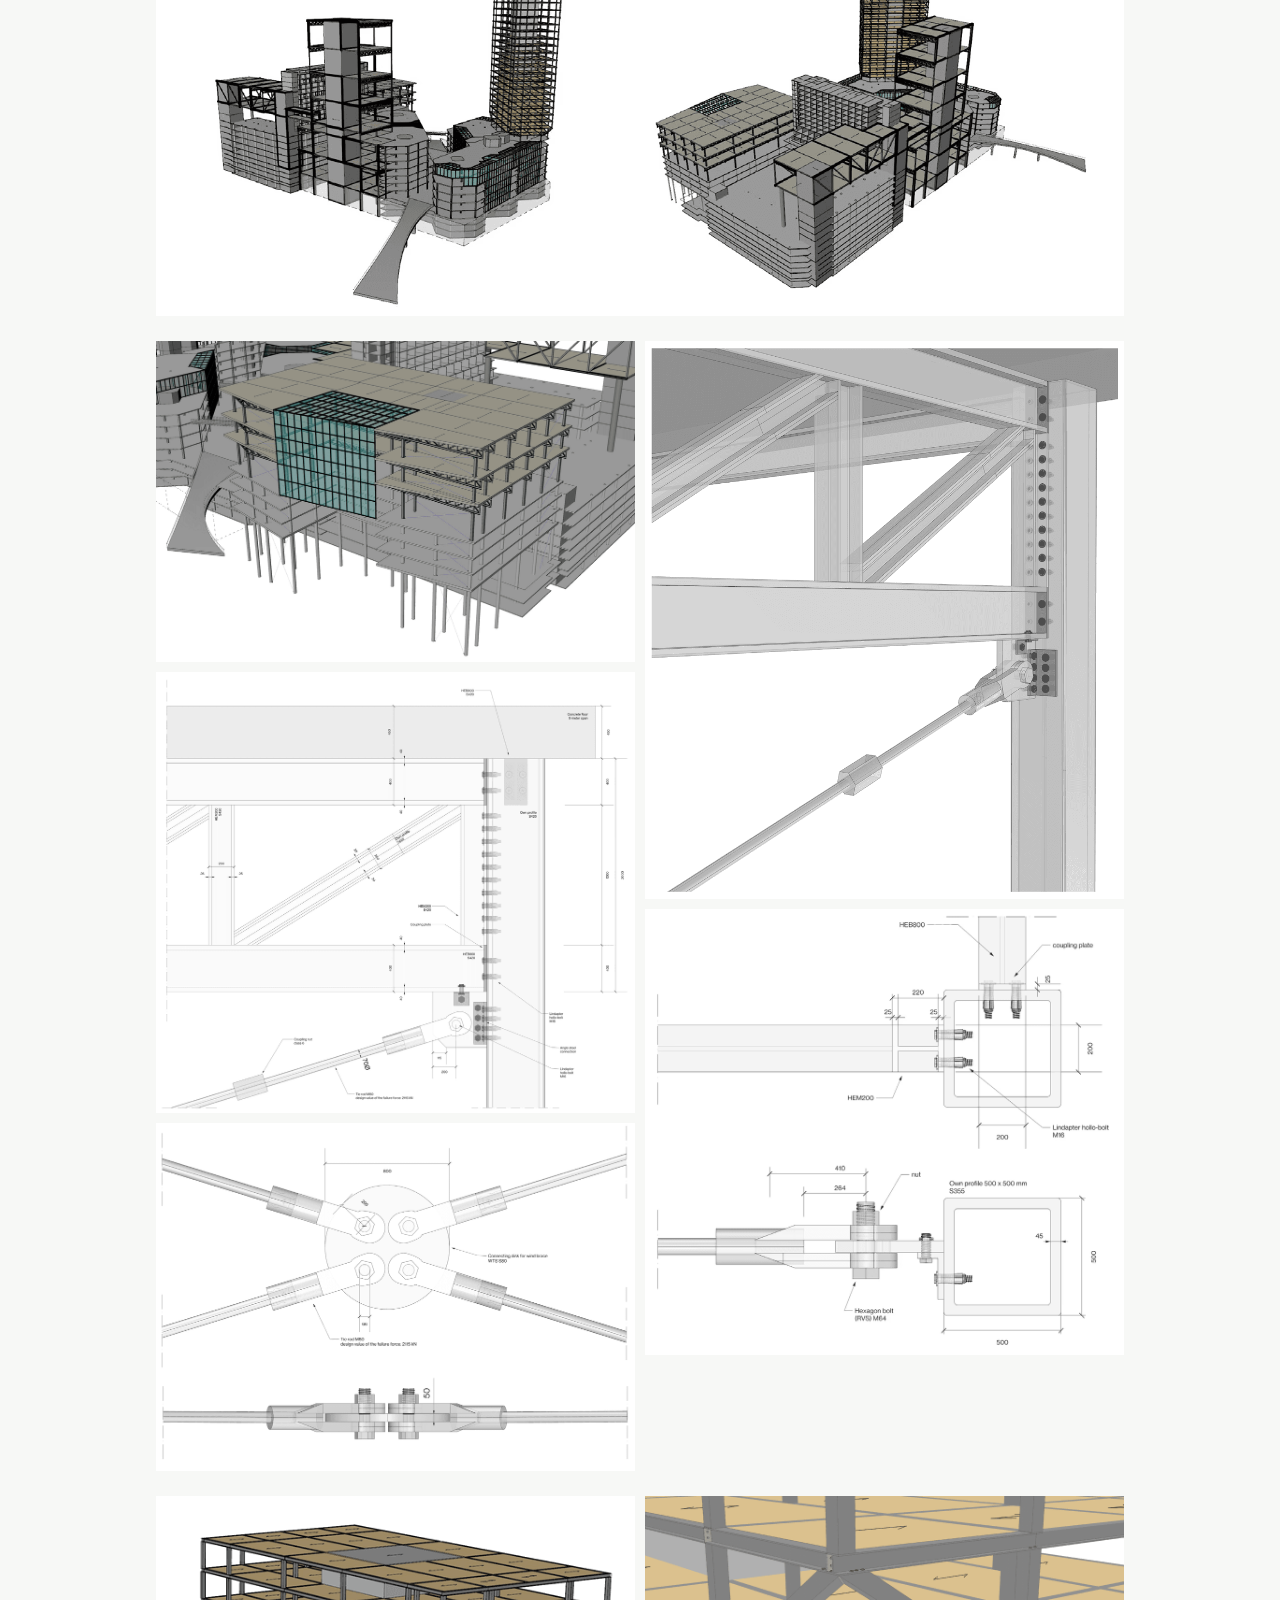
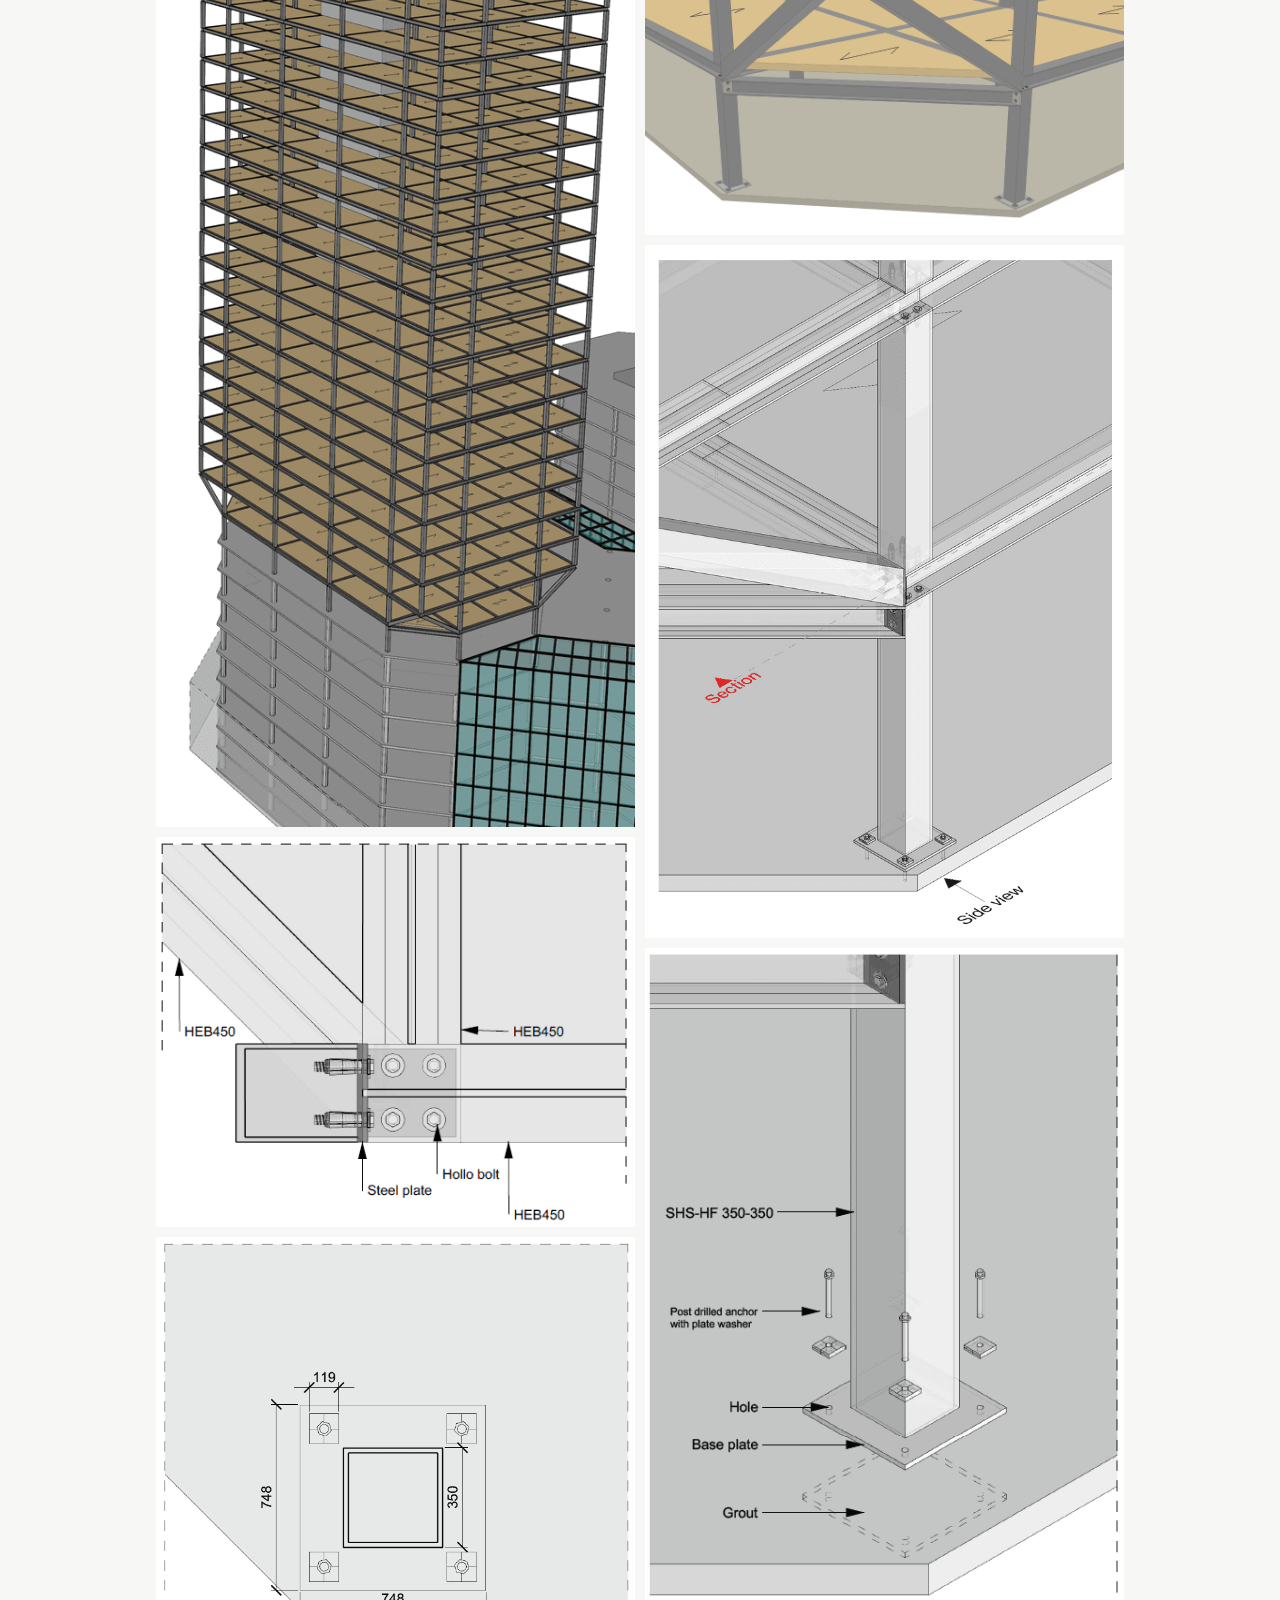
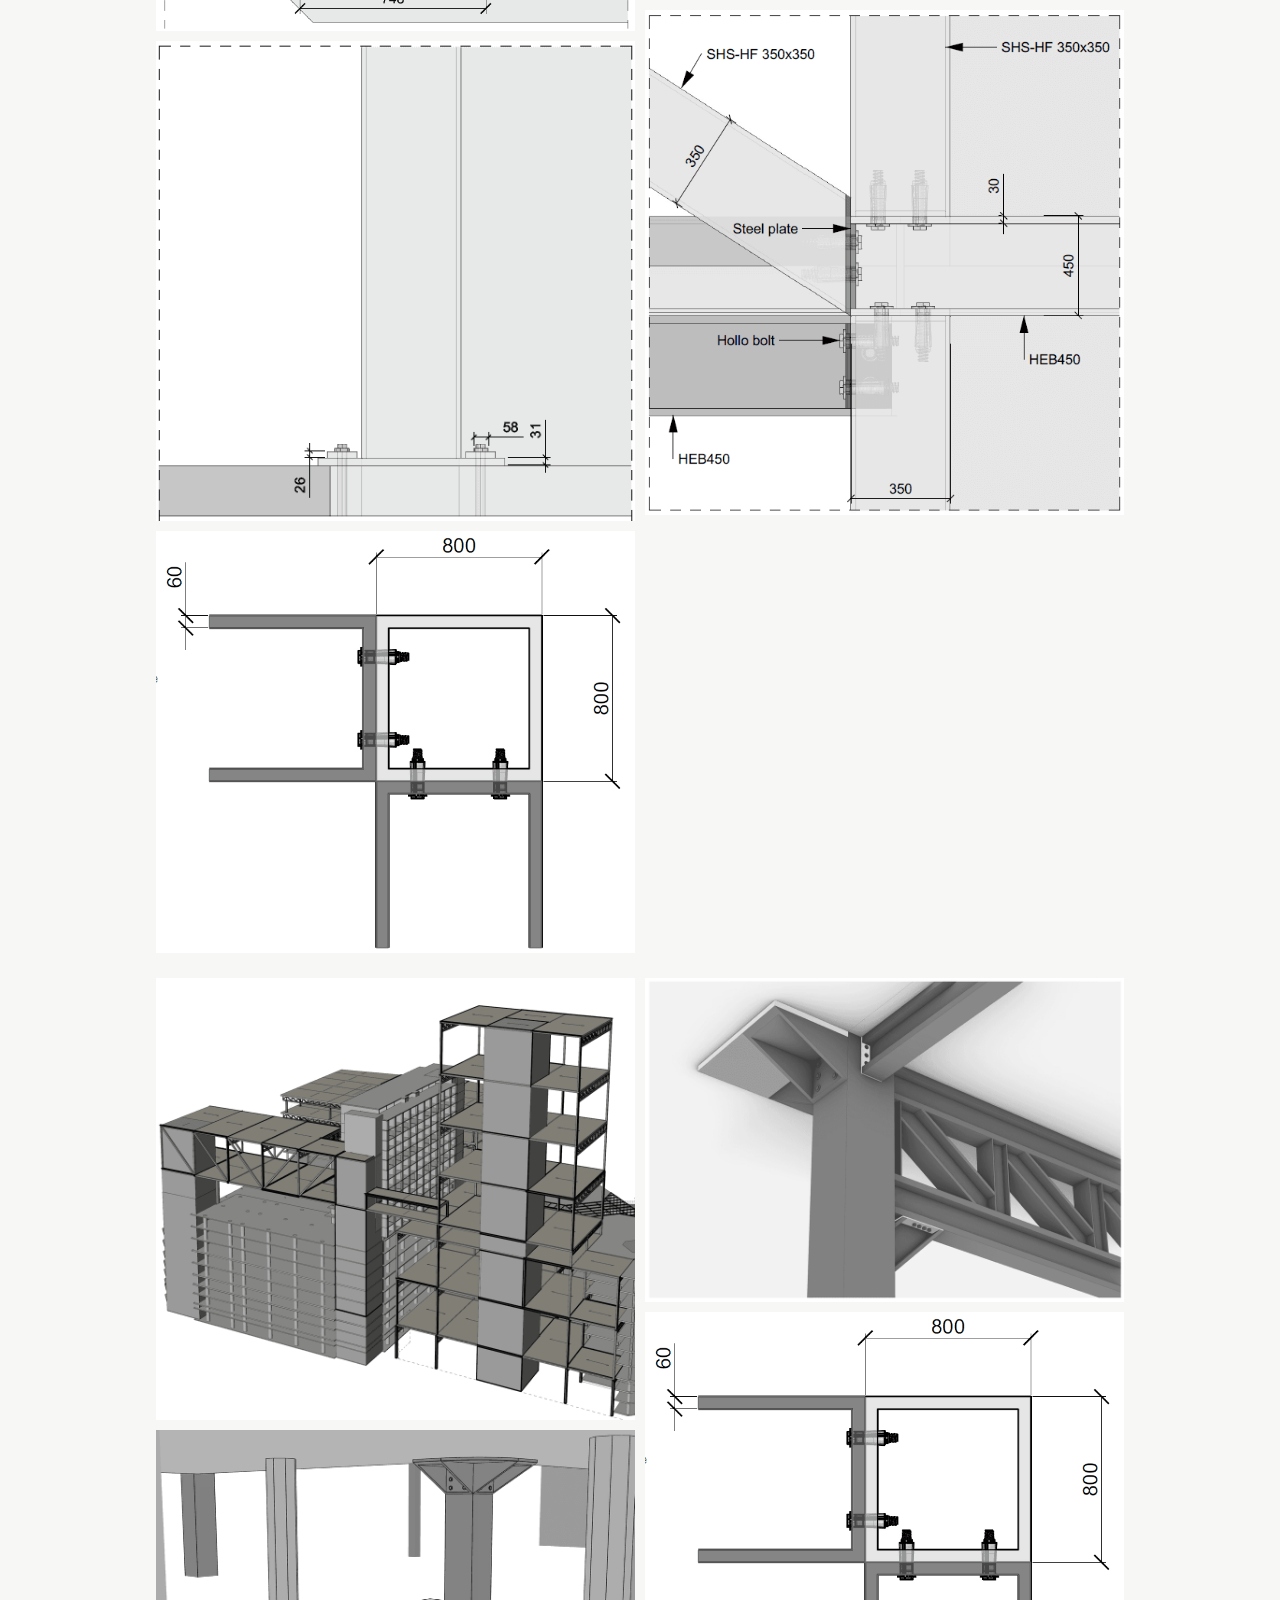
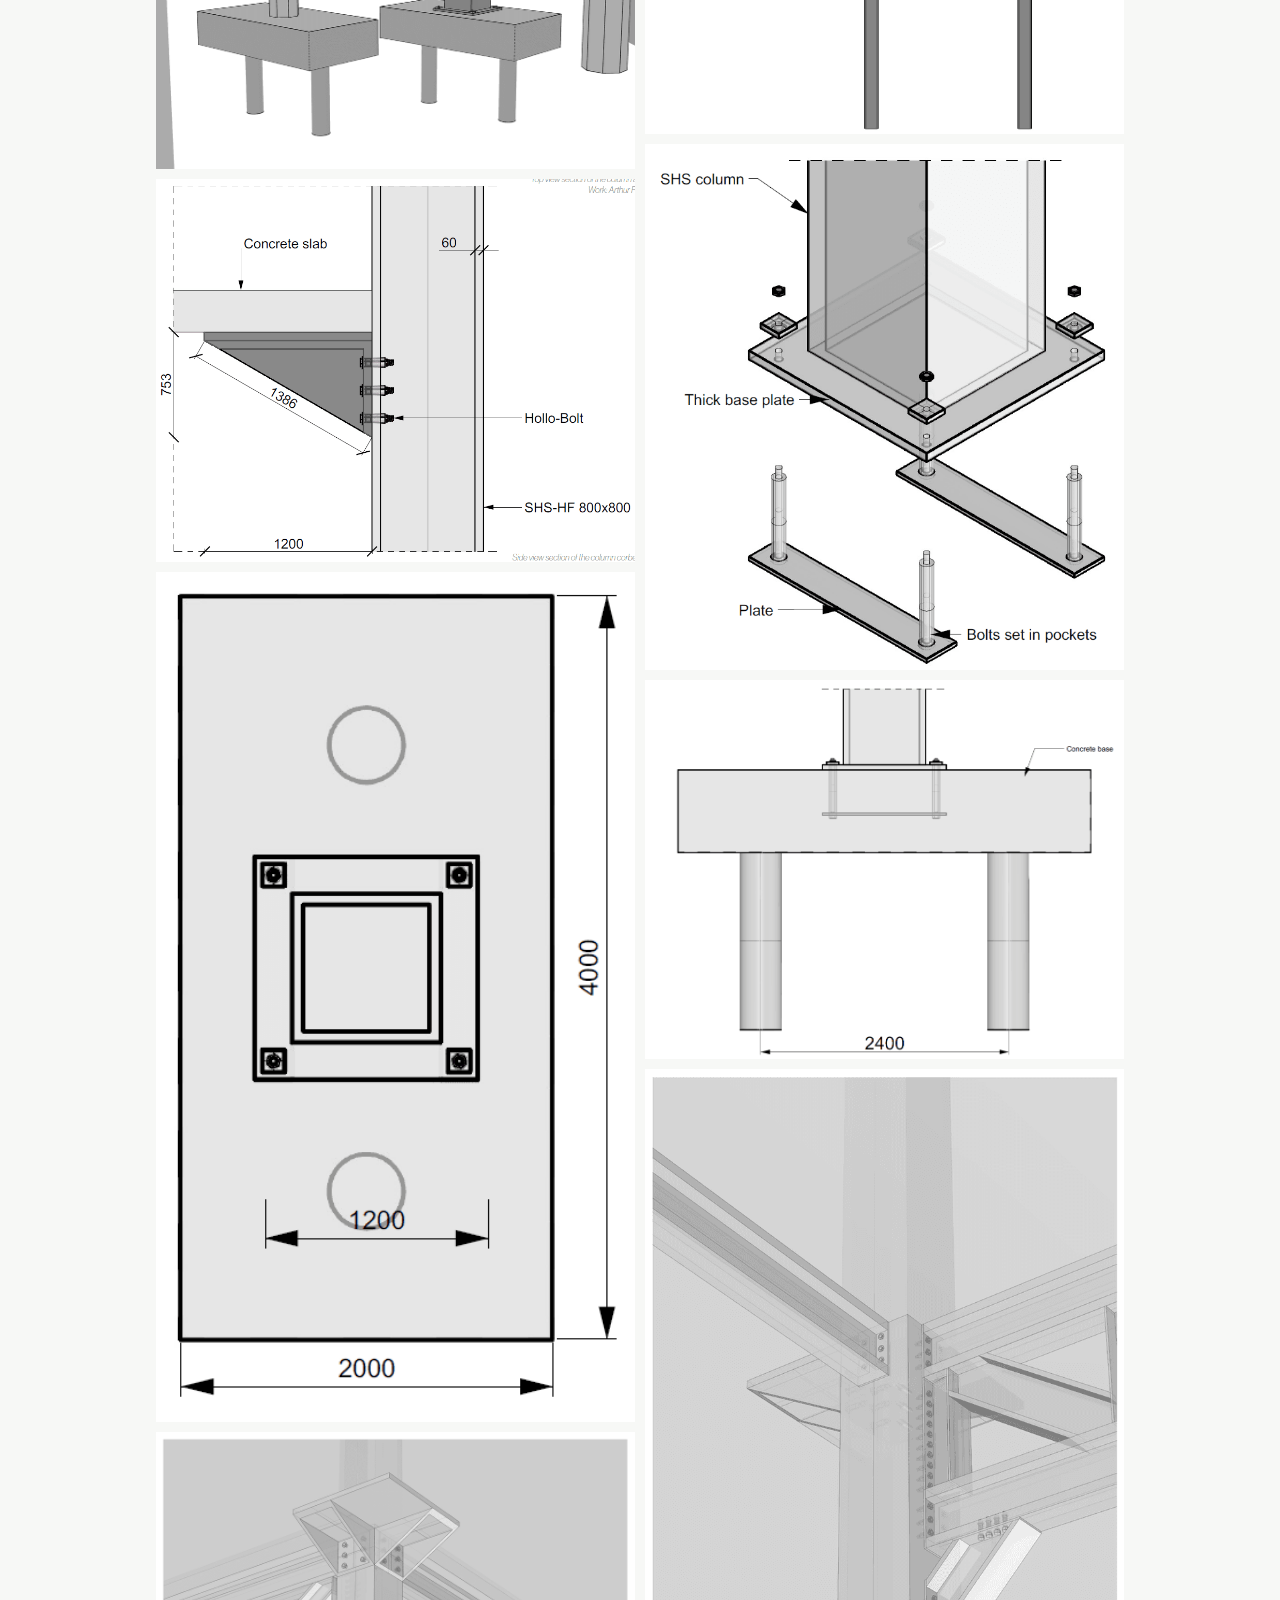
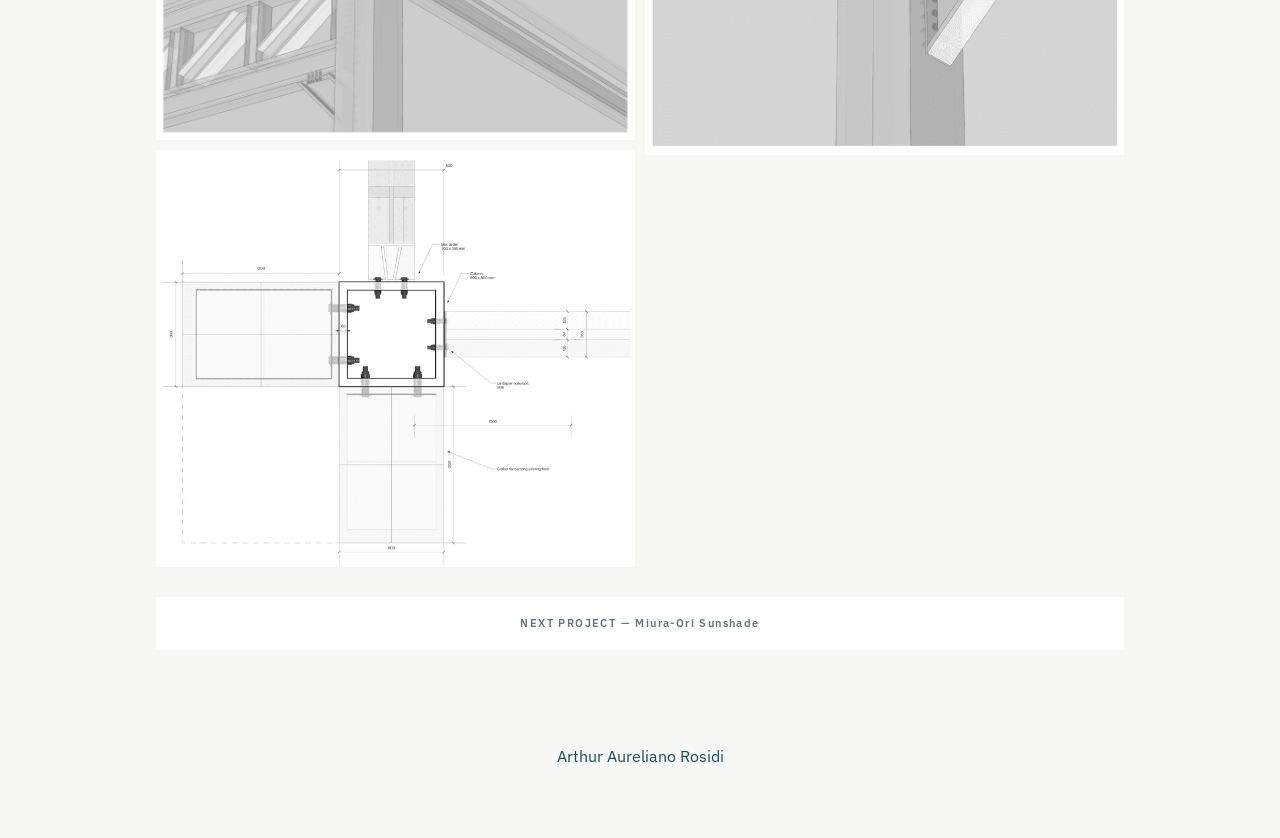
<file: projects/the-dress.html>
<!doctype html>
<html lang="en">
<head>
<meta charset="utf-8">
<meta name="viewport" content="width=device-width, initial-scale=1">
<title>The Dress — Arthur Aureliano Rosidi</title>
<meta name="description" content="Reinforcing Hoog Catharijne&#x27;s existing concrete to carry a new steel and timber highrise on top.">
<link rel="icon" href="../assets/images/favicon.svg" type="image/svg+xml">
<link rel="preconnect" href="https://fonts.googleapis.com"><link rel="preconnect" href="https://fonts.gstatic.com" crossorigin><link href="https://fonts.googleapis.com/css2?family=IBM+Plex+Sans:wght@400;500;600&family=Rajdhani:wght@600&display=swap" rel="stylesheet">
<link rel="stylesheet" href="../assets/css/style.css?v=20261125i">
</head>
<body class="project">
  <nav class="site-nav top">
    <div class="nav-links">
      <a class="pill" href="../index.html">Home</a>
      <a class="pill" href="../index.html#work">Projects</a>
      <a class="pill" href="../index.html#contact">Contact</a>
    </div>
  </nav>
  <main class="article">
    <div class="prevnext"><a class="pn pn-prev" href="waterwise-connections.html"><svg viewBox="0 0 16 16" width="12" height="12" aria-hidden="true" fill="none" stroke="currentColor" stroke-width="1.6" stroke-linecap="round" stroke-linejoin="round"><path d="M10 3 5 8l5 5"/></svg><span>Previous Project</span></a><a class="pn pn-next" href="miura-ori-sunshadee.html"><span>Next Project</span><svg viewBox="0 0 16 16" width="12" height="12" aria-hidden="true" fill="none" stroke="currentColor" stroke-width="1.6" stroke-linecap="round" stroke-linejoin="round"><path d="m6 3 5 5-5 5"/></svg></a></div>
    <span class="label intro-in">MSc ·  MEGA · 2024</span>
    <h1 class="display intro-in" style="--d:.14s">The Dress</h1>
    <div class="content">
      <p class="intro-in" style="--d:.28s">MEGA is a multidisciplinary studio project in which a team of six students, each specialized in a different discipline, designed the transformation of Hoog Catharijne in Utrecht into a <span class="nw">mixed-use</span> complex combining an urban mining lab, a distribution centre, housing, offices and a hotel. Together with Valerie de Horde, I was responsible for the structural design, working closely with the architectural, façade, climate and computational designers to translate their ambitions into a feasible structural system.</p>
      <p class="blank"><br></p>
      <p class="reveal">My work started with analysing the existing Gildenkwartier and Radboudkwartier structures, calculating the remaining capacity of the existing concrete columns to determine how much additional load they could carry. Based on this, I developed the structural systems for the new additions: a steel truss structure for the urban mining lab that reuses and extends the existing concrete core, and a steel frame with SHS columns, HEB450 beams and prefabricated timber <span class="nw">Kerto-Ripa</span> floors for the <span class="nw">twenty-one-floor</span> residential highrise placed on top of the Gildenkwartier. Steel and timber were chosen for their efficiency, low weight and compatibility with bolted, dry connections, allowing the structure to be assembled and later disassembled in line with the project’s circular design ambitions.</p>
      <p class="blank"><br></p>
      <p class="reveal">Tools: </p>
      <p class="reveal">Rhinoceros, Adobe Indesign, Excell. Miro</p>
      <p class="blank"><br></p>
      <div class="gap"></div>
      <p class="reveal">Collaborators: </p>
      <p class="reveal">Betty van Brakel, Finn Helder, Julie Daniels, Muhammad Rafif Cahyadi Agung, Pjotter Dekkers, Valerie de Horde</p>
      <p class="blank"><br></p>
      <h2 class="reveal">Full Project</h2>
      <p class="blank"><br></p>
      <div class="embed reveal"><iframe src="https://drive.google.com/file/d/1ve9X-5IHFES7PBLiSZBEUphPX1MJBJRG/preview" allow="autoplay" allowfullscreen loading="lazy" title="Document"></iframe></div>
      <h2 class="reveal">Individual work</h2>
      <p class="blank"><br></p>
      <div class="embed reveal"><iframe src="https://drive.google.com/file/d/1ktXN_QAJx1NCHRscF3qdXC4UmWsxIb-J/preview" allow="autoplay" allowfullscreen loading="lazy" title="Document"></iframe></div>
      <div class="media-full"><img class="g-reveal" src="../assets/images/zg046biDGD5Ui4L2iL4kmPS5Y8.png" alt="" loading="lazy"></div>
      <div class="grid2"><div class="col"><img class="g-reveal" src="../assets/images/OjGCTP7WjpvGxSdlsVs658iySKc.png" alt="" loading="lazy"><img class="g-reveal" src="../assets/images/u4gqmX4ahEtp9fwgPspwNGBMPGo.png" alt="" loading="lazy"><img class="g-reveal" src="../assets/images/5C33hWrgXJtF8mXmpQH24ZPpw.png" alt="" loading="lazy"></div><div class="col"><img class="g-reveal" src="../assets/images/3jGstVUBosYQaJOFucFXTtWgf4.png" alt="" loading="lazy"><img class="g-reveal" src="../assets/images/WgFXLarlXDI3nuFjydBJsvVrGfY.png" alt="" loading="lazy"></div></div>
      <div class="grid2"><div class="col"><img class="g-reveal" src="../assets/images/xDXXkBmichKvKry3oxM9dEsCKI.png" alt="" loading="lazy"><img class="g-reveal" src="../assets/images/8QfNShjNtanbVoSXBb2I2h3dM.png" alt="" loading="lazy"><img class="g-reveal" src="../assets/images/OrEmRxq4QkLShOPs5Hdu1vH5Rrs.png" alt="" loading="lazy"><img class="g-reveal" src="../assets/images/fLhqDiJttgbQhTw5S2x8M286VJ4.png" alt="" loading="lazy"><img class="g-reveal" src="../assets/images/KVFC7ZEiZnfmJqhp1zG4NOUUiWs.png" alt="" loading="lazy"></div><div class="col"><img class="g-reveal" src="../assets/images/Hg5bfJR9YVPgf7t8D0wWay8vQ.png" alt="" loading="lazy"><img class="g-reveal" src="../assets/images/kpc46I9AMAoSBbHLijxYWPRXY.png" alt="" loading="lazy"><img class="g-reveal" src="../assets/images/9rSVPUDdjQe1z8OFGcXkNFR5pI.png" alt="" loading="lazy"><img class="g-reveal" src="../assets/images/KpdWGRmawRKFWPI6z0oPIVXDkE.png" alt="" loading="lazy"></div></div>
      <div class="grid2"><div class="col"><img class="g-reveal" src="../assets/images/O2j3hgEXuZbqmcrkR2vG0AQRiA.png" alt="" loading="lazy"><img class="g-reveal" src="../assets/images/LVx3jrxTcRF8TSPMwf0G7aimeY.png" alt="" loading="lazy"><img class="g-reveal" src="../assets/images/e2kyDL5yXeiqiPTKgiyC2puxk.png" alt="" loading="lazy"><img class="g-reveal" src="../assets/images/Zq7AaQgSxuvPmlaSrqCxQJKf3NA.png" alt="" loading="lazy"><img class="g-reveal" src="../assets/images/pkAR0I00NTZ3CE6Nv5RwjiB0tY.png" alt="" loading="lazy"><img class="g-reveal" src="../assets/images/9W3dbUjIXkiAjrhUEf3pAjQVzJU.png" alt="" loading="lazy"></div><div class="col"><img class="g-reveal" src="../assets/images/BNJph9f0hdDXmwHg8m7LdSTUxfM.png" alt="" loading="lazy"><img class="g-reveal" src="../assets/images/KVFC7ZEiZnfmJqhp1zG4NOUUiWs.png" alt="" loading="lazy"><img class="g-reveal" src="../assets/images/NchSTVmhVnXZIMzJa5MMrhaLA.png" alt="" loading="lazy"><img class="g-reveal" src="../assets/images/9OMzIecp0KHqRTUVFIAxbXqpIY.png" alt="" loading="lazy"><img class="g-reveal" src="../assets/images/tBPqyg0SctAnecPfLAqDmWASA.png" alt="" loading="lazy"></div></div>
    </div>
    <a class="next-bar" href="miura-ori-sunshadee.html"><span class="label">NEXT PROJECT — Miura-Ori Sunshade</span></a>
  </main>
  <footer class="sig reveal"><span class="sig-text">Arthur Aureliano Rosidi</span></footer>
  <script src="../assets/js/main.js?v=20261125i"></script>
</body>
</html>
</file>
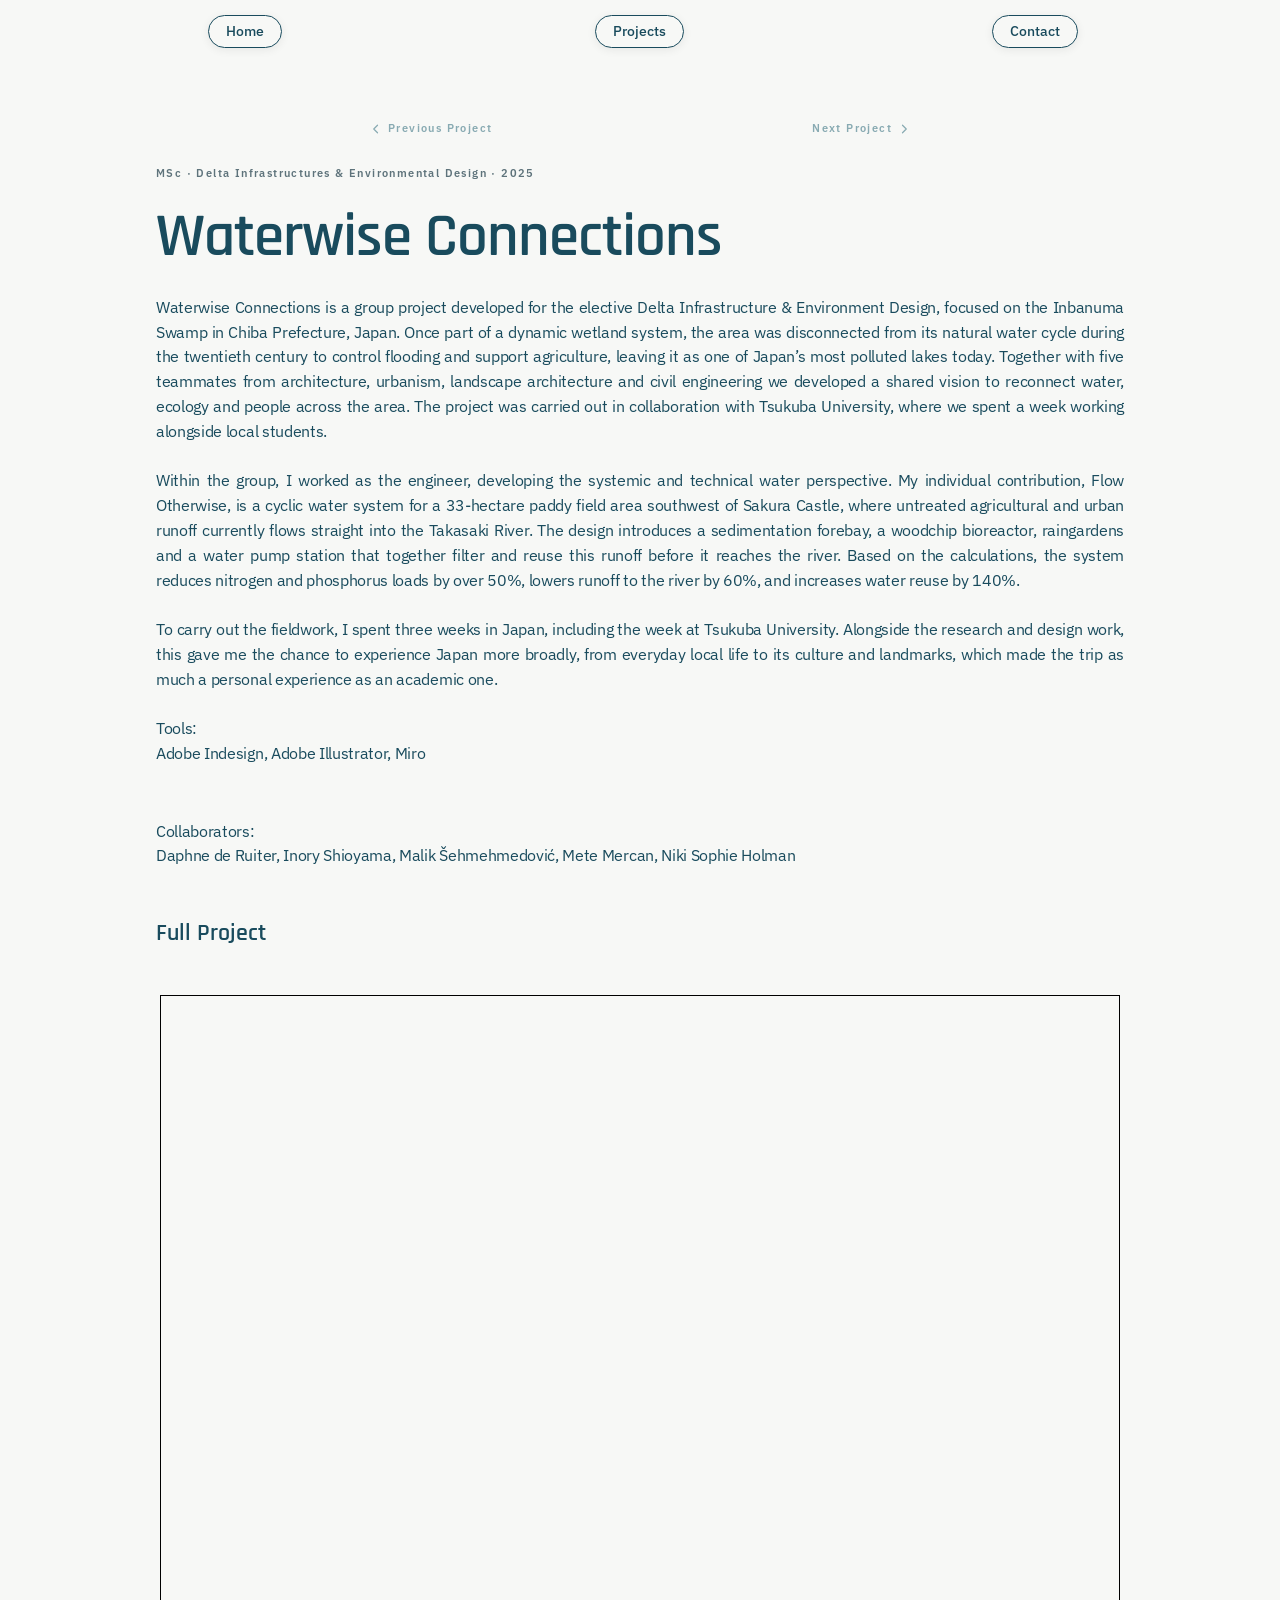
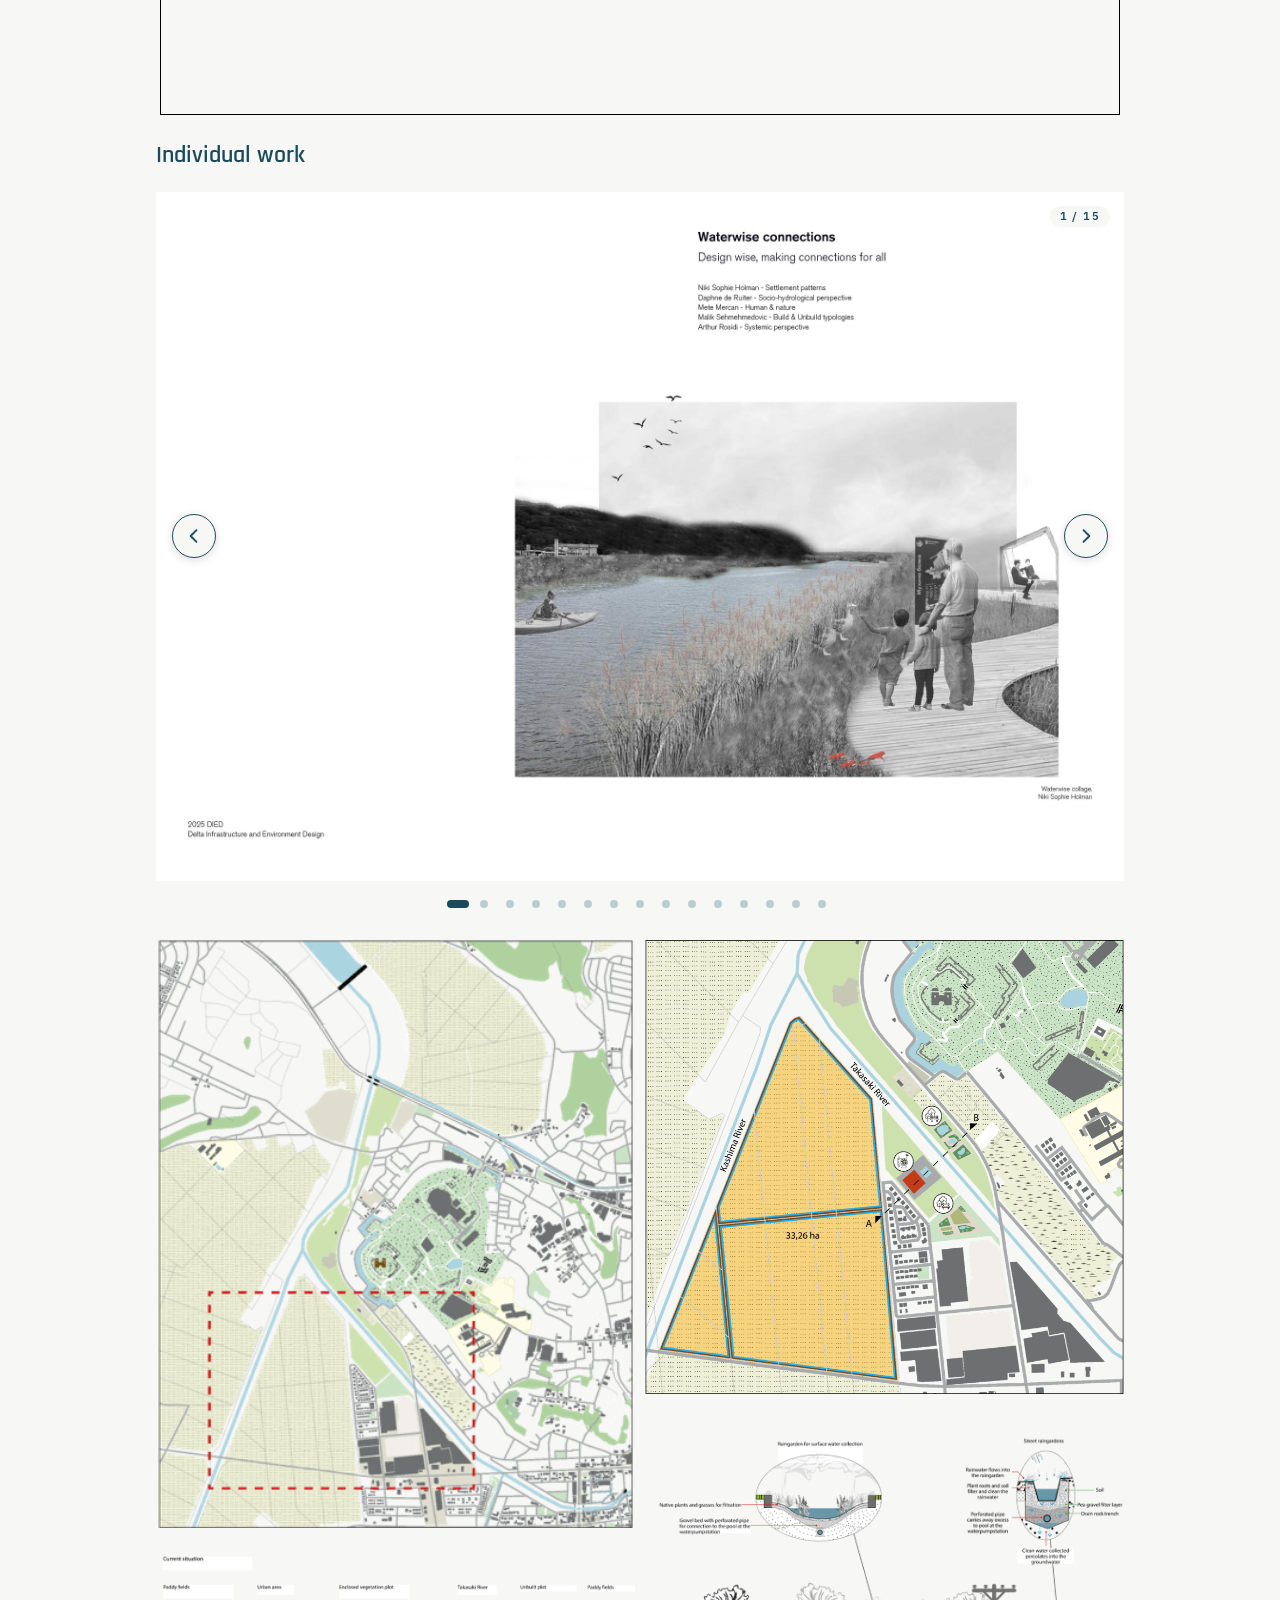
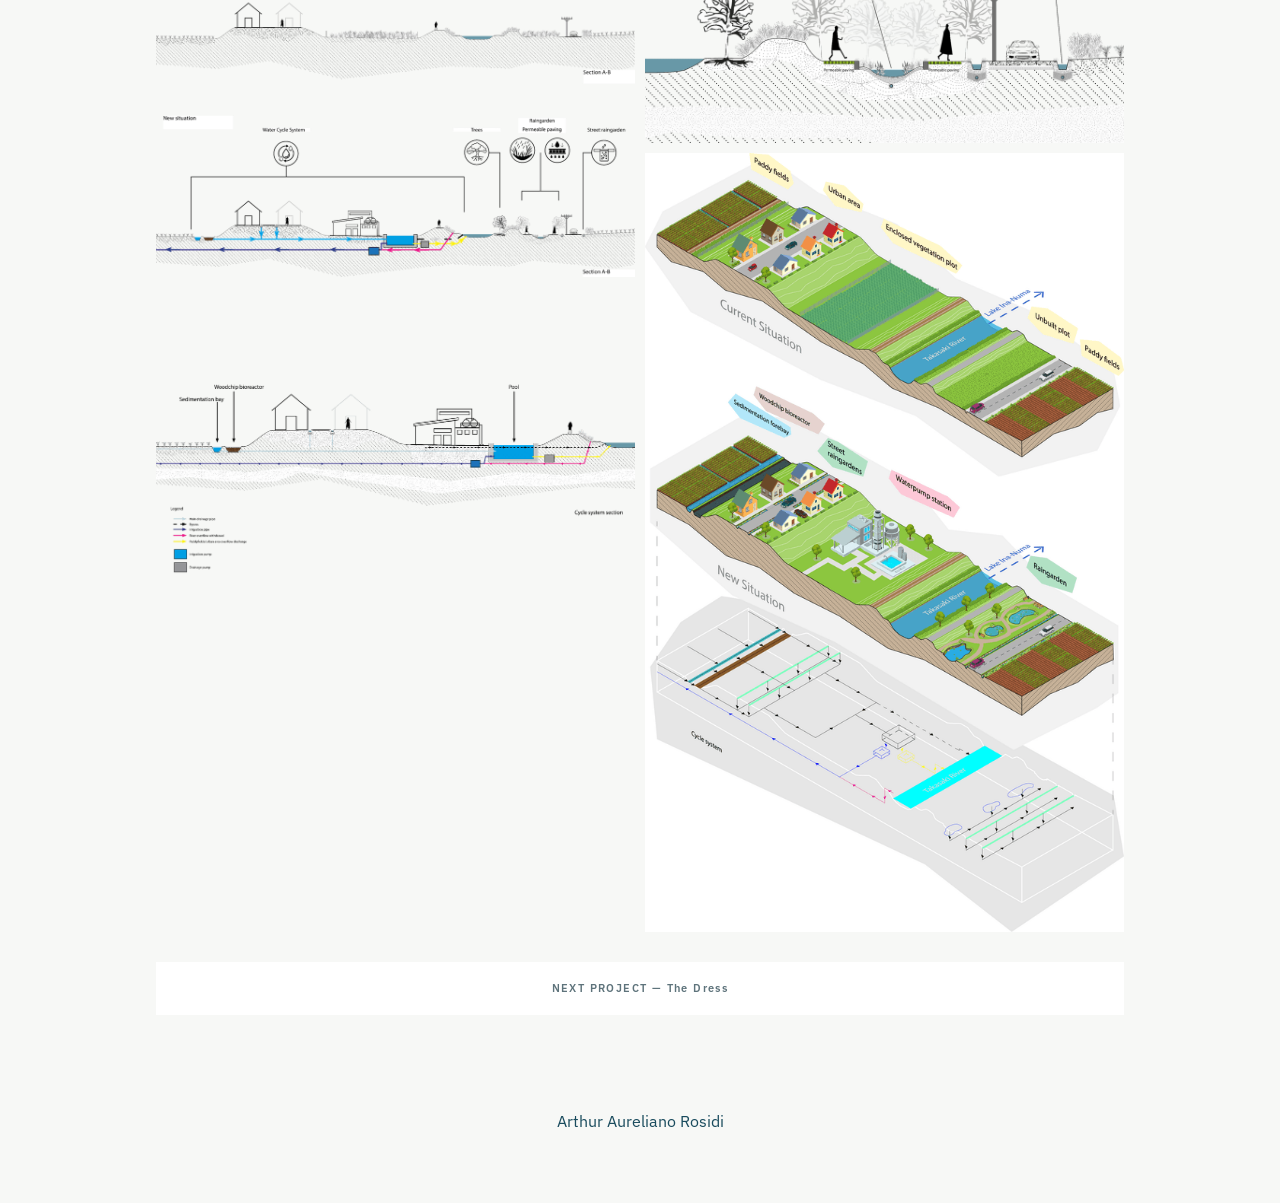
<file: projects/waterwise-connections.html>
<!doctype html>
<html lang="en">
<head>
<meta charset="utf-8">
<meta name="viewport" content="width=device-width, initial-scale=1">
<title>Waterwise Connections — Arthur Aureliano Rosidi</title>
<meta name="description" content="Filtering agricultural runoff before it reaches the river, cutting flood risk around Lake Inbanuma, Japan.">
<link rel="icon" href="../assets/images/favicon.svg" type="image/svg+xml">
<link rel="preconnect" href="https://fonts.googleapis.com"><link rel="preconnect" href="https://fonts.gstatic.com" crossorigin><link href="https://fonts.googleapis.com/css2?family=IBM+Plex+Sans:wght@400;500;600&family=Rajdhani:wght@600&display=swap" rel="stylesheet">
<link rel="stylesheet" href="../assets/css/style.css?v=20261125i">
</head>
<body class="project">
  <nav class="site-nav top">
    <div class="nav-links">
      <a class="pill" href="../index.html">Home</a>
      <a class="pill" href="../index.html#work">Projects</a>
      <a class="pill" href="../index.html#contact">Contact</a>
    </div>
  </nav>
  <main class="article">
    <div class="prevnext"><a class="pn pn-prev" href="discrete-sight.html"><svg viewBox="0 0 16 16" width="12" height="12" aria-hidden="true" fill="none" stroke="currentColor" stroke-width="1.6" stroke-linecap="round" stroke-linejoin="round"><path d="M10 3 5 8l5 5"/></svg><span>Previous Project</span></a><a class="pn pn-next" href="the-dress.html"><span>Next Project</span><svg viewBox="0 0 16 16" width="12" height="12" aria-hidden="true" fill="none" stroke="currentColor" stroke-width="1.6" stroke-linecap="round" stroke-linejoin="round"><path d="m6 3 5 5-5 5"/></svg></a></div>
    <span class="label intro-in">MSc · Delta Infrastructures &amp; Environmental Design · 2025</span>
    <h1 class="display intro-in" style="--d:.14s">Waterwise Connections</h1>
    <div class="content">
      <p class="intro-in" style="--d:.28s">Waterwise Connections is a group project developed for the elective Delta Infrastructure &amp; Environment Design, focused on the Inbanuma Swamp in Chiba Prefecture, Japan. Once part of a dynamic wetland system, the area was disconnected from its natural water cycle during the twentieth century to control flooding and support agriculture, leaving it as one of Japan’s most polluted lakes today. Together with five teammates from architecture, urbanism, landscape architecture and civil engineering we developed a shared vision to reconnect water, ecology and people across the area. The project was carried out in collaboration with Tsukuba University, where we spent a week working alongside local students.</p>
      <p class="blank"><br></p>
      <p class="reveal">Within the group, I worked as the engineer, developing the systemic and technical water perspective. My individual contribution, Flow Otherwise, is a cyclic water system for a <span class="nw">33-hectare</span> paddy field area southwest of Sakura Castle, where untreated agricultural and urban runoff currently flows straight into the Takasaki River. The design introduces a sedimentation forebay, a woodchip bioreactor, raingardens and a water pump station that together filter and reuse this runoff before it reaches the river. Based on the calculations, the system reduces nitrogen and phosphorus loads by over 50%, lowers runoff to the river by 60%, and increases water reuse by 140%.</p>
      <p class="blank"><br></p>
      <p class="reveal">To carry out the fieldwork, I spent three weeks in Japan, including the week at Tsukuba University. Alongside the research and design work, this gave me the chance to experience Japan more broadly, from everyday local life to its culture and landmarks, which made the trip as much a personal experience as an academic one.</p>
      <p class="blank"><br></p>
      <p class="reveal">Tools: </p>
      <p class="reveal">Adobe Indesign, Adobe Illustrator, Miro</p>
      <p class="blank"><br></p>
      <div class="gap"></div>
      <p class="reveal">Collaborators: </p>
      <p class="reveal">Daphne de Ruiter, Inory Shioyama, Malik Šehmehmedović, Mete Mercan, Niki Sophie Holman</p>
      <p class="blank"><br></p>
      <h2 class="reveal">Full Project</h2>
      <p class="blank"><br></p>
      <div class="embed reveal"><iframe src="https://drive.google.com/file/d/1WOMbq8TwyAvyp1b2QHY-l3_DKtgQh0kE/preview" allow="autoplay" allowfullscreen loading="lazy" title="Document"></iframe></div>
      <h2 class="reveal">Individual work</h2>
      <p class="blank"><br></p>
      <div class="carousel reveal" data-carousel role="region" aria-roledescription="carousel" aria-label="Individual work images" tabindex="0">
  <div class="track"><div class="slide"><img src="../assets/images/H3O7Sp5KoIplrbjq9iGEb30pis.jpg" alt="" loading="lazy"></div><div class="slide"><img src="../assets/images/IC1WDCvUOhlsj6rWYdrcMgg9PM.jpg" alt="" loading="lazy"></div><div class="slide"><img src="../assets/images/1KFJG5uuALi3NoY70KjMjbFXQs.jpg" alt="" loading="lazy"></div><div class="slide"><img src="../assets/images/nYa78R4KC7iFw1bHNJLww0YzD4.jpg" alt="" loading="lazy"></div><div class="slide"><img src="../assets/images/xqIzZEqyWmcR8a7dXJy022speRE.jpg" alt="" loading="lazy"></div><div class="slide"><img src="../assets/images/HPy5SfAaqU4XQUTzRv14XqS7iug.jpg" alt="" loading="lazy"></div><div class="slide"><img src="../assets/images/3ijtX4aEv0ktacOrekuDEMVwCM.jpg" alt="" loading="lazy"></div><div class="slide"><img src="../assets/images/SNeQxAAIMMvXHfkTwWFpqsU5PJc.jpg" alt="" loading="lazy"></div><div class="slide"><img src="../assets/images/y4WBqjufietYjX2JP49t1ZpDhI.jpg" alt="" loading="lazy"></div><div class="slide"><img src="../assets/images/oF1JcgCeueUN4HgcaU5qYwMAfs.jpg" alt="" loading="lazy"></div><div class="slide"><img src="../assets/images/09dIjgwlPbvbSPWDm6Dj8rmcRA.jpg" alt="" loading="lazy"></div><div class="slide"><img src="../assets/images/81NvJxdsGYgjbBmT1WiPShaRI9Q.jpg" alt="" loading="lazy"></div><div class="slide"><img src="../assets/images/oKAicrhDlDF7gup1vqxp9afY4M.jpg" alt="" loading="lazy"></div><div class="slide"><img src="../assets/images/AUlrwkLt12bTccHm5FbUc1f9hBs.jpg" alt="" loading="lazy"></div><div class="slide"><img src="../assets/images/oO5UNNIaBwWb1R52rOigSFB5fg.jpg" alt="" loading="lazy"></div></div>
  <button class="arrow prev" type="button" aria-label="Previous image"><svg viewBox="0 0 24 24" width="20" height="20" aria-hidden="true" fill="none" stroke="currentColor" stroke-width="2.2" stroke-linecap="round" stroke-linejoin="round"><path d="M15 5 8 12l7 7"/></svg></button>
  <button class="arrow next" type="button" aria-label="Next image"><svg viewBox="0 0 24 24" width="20" height="20" aria-hidden="true" fill="none" stroke="currentColor" stroke-width="2.2" stroke-linecap="round" stroke-linejoin="round"><path d="m9 5 7 7-7 7"/></svg></button>
</div>
      <div class="grid2"><div class="col"><img class="g-reveal" src="../assets/images/b60YmMzuAfvx9kgFWpny9cvFSk.png" alt="" loading="lazy"><img class="g-reveal" src="../assets/images/0Zq7Crw1DZdemJO9EuAD5sx9uLs.png" alt="" loading="lazy"><img class="g-reveal" src="../assets/images/zbe1TEYxsbt5aapnBL74d73h4s.png" alt="" loading="lazy"></div><div class="col"><img class="g-reveal" src="../assets/images/AdKHBS9QreM1QVchlCDANWOv7b0.png" alt="" loading="lazy"><img class="g-reveal" src="../assets/images/5w2Hg1UpnTOagqvITZ03F2R3dI.png" alt="" loading="lazy"><img class="g-reveal" src="../assets/images/H0hm3mXJCdqsnvCgEwC6bdcXwY.png" alt="" loading="lazy"></div></div>
    </div>
    <a class="next-bar" href="the-dress.html"><span class="label">NEXT PROJECT — The Dress</span></a>
  </main>
  <footer class="sig reveal"><span class="sig-text">Arthur Aureliano Rosidi</span></footer>
  <script src="../assets/js/main.js?v=20261125i"></script>
</body>
</html>
</file>
<file: assets/css/style.css>
:root {
  /* Design tokens */
  --ink: rgb(25, 75, 93);
  --paper: rgb(247, 248, 246);
  --mist: rgb(220, 236, 239);
  --line: rgb(136, 170, 178);
  --muted: rgb(94, 115, 123);
  --white: #ffffff;
  --sans: "IBM Plex Sans", system-ui, sans-serif;
  --display: "Rajdhani", "IBM Plex Sans", sans-serif;

  /* Motion: one curve for everything coming in, a quicker ease-in for things going away */
  --ease: cubic-bezier(0.25, 0.1, 0.25, 1);
  --ease-away: cubic-bezier(0.4, 0, 1, 1);
  --spring: cubic-bezier(0.34, 1.35, 0.64, 1);

  --pad: 56px;
  --body-size: 16px;
  --display-size: 61px;
}

*, *::before, *::after { box-sizing: border-box; }
html { scroll-behavior: smooth; }
body {
  margin: 0;
  background: var(--paper);
  color: var(--ink);
  font-family: var(--sans);
  -webkit-font-smoothing: antialiased;
  animation: page-in .55s var(--ease);
}
body.leaving { opacity: 0; transition: opacity .3s var(--ease-away); }
@keyframes page-in { from { opacity: 0; transform: translateY(12px); } to { opacity: 1; transform: none; } }

img, video { display: block; max-width: 100%; }
a { color: inherit; text-decoration: none; }
h1, h2, h3, h4, p { margin: 0; }

/* ---------- Type styles ---------- */
.label {
  font-size: 11px;
  font-weight: 600;
  line-height: 1.2;
  letter-spacing: 1.4px;
  color: var(--muted);
}
.display {
  font-family: var(--display);
  font-weight: 600;
  font-size: var(--display-size);
  line-height: 0.96;
  letter-spacing: -1px;
  color: var(--ink);
}
.lead, .card-desc, .content p {
  font-size: var(--body-size);
  line-height: 1.55;
  letter-spacing: -0.02em;
}
/* running text forms a clean block: justified, whole words only (no hyphen at a line end) */
.lead, .content p {
  text-align: justify;
  text-justify: inter-word;
  -webkit-hyphens: manual;
  hyphens: manual;
}
/* words that already contain a hyphen stay on one line */
.lead .nw, .content p .nw { white-space: nowrap; }

/* ---------- Navigation (transparent bar, only the pills are visible) ---------- */
.site-nav {
  position: sticky;
  top: 0;
  z-index: 50;
  height: 63px;
  overflow: clip;
  pointer-events: none;
}
.nav-links {
  display: grid;
  grid-template-columns: repeat(3, minmax(0, 1fr));
  gap: 16px;
  padding: 0 var(--pad);
  height: 100%;
  align-items: center;
  justify-items: center;
  transition: transform .35s var(--ease), opacity .35s var(--ease);
}
.site-nav.hidden .nav-links {
  transform: translateY(-110px);
  opacity: 0;
  transition: transform .62s var(--ease-away), opacity .62s var(--ease-away);
}
.pill {
  pointer-events: auto;
  display: inline-block;
  padding: 7px 17px;
  font-size: 14px;
  font-weight: 500;
  line-height: 1.2;
  color: var(--ink);
  background: var(--paper);
  border: 1px solid var(--ink);
  border-radius: 100px;
  box-shadow: 0 2px 10px rgba(0, 0, 0, .07);
  transition: transform .25s var(--ease), background-color .25s var(--ease);
}
.pill:hover { transform: translateY(-1px); background: var(--white); }

/* ---------- Hero: project preview strip ---------- */
.hero {
  background: var(--ink);
  height: 100vh;
  min-height: 640px;
  display: flex;
  align-items: center;
  padding: var(--pad);
}
.hero-grid {
  width: 100%;
  display: flex;
  gap: 16px;
  animation: strip-in .7s var(--ease) both;
}
@keyframes strip-in { from { opacity: 0; transform: translateY(24px) scale(.98); } to { opacity: 1; transform: none; } }
.hero-img {
  flex: 1 1 0;
  aspect-ratio: 427 / 527;
  overflow: hidden;
  background: var(--mist);
  animation: card-in .7s var(--ease) both;
  animation-delay: calc(var(--i, 0) * .1s + .1s);
  transition: transform .4s var(--spring);
}
.hero-img:nth-child(2) { background: var(--white); }
.hero-img:hover { transform: translateY(-8px) scale(1.02); }
.hero-img img { width: 100%; height: 100%; object-fit: cover; }
@keyframes card-in { from { opacity: 0; transform: translateY(16px); } to { opacity: 1; transform: none; } }

/* ---------- Intro ---------- */
.intro {
  padding: 78px var(--pad) 34px;
  display: flex;
  flex-direction: column;
  gap: 28px;
}

/* ---------- Profile ---------- */
.profile { background: var(--mist); padding: 106px var(--pad) 71px; }
.section-title {
  font-family: var(--display);
  font-weight: 600;
  font-size: 24px;
  line-height: 1;
  text-transform: uppercase;
  color: var(--ink);
}
.lead { margin-top: 28px; }
.group { margin-top: 27px; display: flex; flex-direction: column; gap: 4px; }
.group + .group { margin-top: 40px; }
.rows { display: flex; flex-direction: column; }
.row {
  display: grid;
  grid-template-columns: 180px 1fr;
  gap: 16px;
  padding: 10px 0;
  font-size: 14px;
  line-height: 1.4;
}
.row + .row { border-top: 1px solid var(--line); }
.row-k { color: var(--muted); }
.row-v { font-weight: 600; color: var(--ink); }
.edu-heading { margin-top: 58px; }
.edu { margin-top: 10px; display: flex; flex-direction: column; gap: 54px; }
.edu-item { display: flex; flex-direction: column; gap: 7px; }
.edu-title { font-family: var(--display); font-weight: 600; font-size: 18px; line-height: 1.15; letter-spacing: -0.2px; }
.edu-sub { font-size: 14px; line-height: 1.5; letter-spacing: -0.01em; color: var(--muted); }

/* ---------- Selected work ---------- */
.work { padding: 92px var(--pad) 55px; }
.work-head {
  display: flex;
  justify-content: space-between;
  align-items: flex-start;
  gap: 24px;
  margin-bottom: 60px;
}
.work-title { font-family: var(--display); font-weight: 600; font-size: 24px; line-height: 1; letter-spacing: -0.3px; }
.work-sub { display: flex; flex-direction: column; align-items: flex-end; gap: 6px; text-align: right; padding-top: 11px; }
.cards { display: grid; grid-template-columns: repeat(2, minmax(0, 1fr)); gap: 24px; }
/* master / bachelor groups */
.work-group + .work-group { margin-top: 88px; }
.group-head {
  display: flex; justify-content: space-between; align-items: flex-end; gap: 24px;
  padding-top: 20px; margin-bottom: 28px;
  border-top: 1px solid var(--line);
}
.group-name { display: flex; flex-direction: column; gap: 8px; }
.group-title { font-family: var(--display); font-weight: 600; font-size: 22px; line-height: 1.1; letter-spacing: -0.2px; color: var(--ink); }
.group-count { white-space: nowrap; padding-bottom: 3px; }
.card {
  background: var(--white);
  border: 1px solid var(--line);
  padding: 14px;
  display: flex;
  flex-direction: column;
  transition: transform .4s var(--spring), box-shadow .4s var(--ease);
}
.card:hover { transform: translateY(-6px); box-shadow: 0 16px 32px rgba(0, 0, 0, .1); }
.card-title { font-family: var(--display); font-weight: 600; font-size: 30px; line-height: 1; min-height: 48px; }
.card-media { position: relative; height: 330px; overflow: hidden; }
.card-media img { position: absolute; left: 50%; top: 50%; transform: translate(-50%, -50%); max-width: none; object-fit: cover; }
/* cover shown a quarter turn to the left (portrait drawing laid on its side) */
.card-media:has(.rot-left) { container-type: size; }
.card-media .rot-left {
  left: 50%;
  top: 50%;
  width: 100cqh;
  height: calc(100cqh * 1.4144);
  transform: translate(-50%, -50%) rotate(-90deg);
}
.card-body {
  height: auto;
  display: flex;
  flex-direction: column;
  justify-content: flex-start;
  align-items: flex-start;
  gap: 10px;
  padding-top: 18px;
}
.card-meta { display: flex; justify-content: space-between; width: 100%; }
.tag { font-size: 11px; font-weight: 600; line-height: 1.2; letter-spacing: 1.4px; color: var(--muted); background: var(--mist); padding: 0 2px; }
.card-cta { font-size: 13px; font-weight: 600; line-height: 1.2; margin-top: 4px; }
.card-cta span { display: inline-block; transition: transform .3s var(--ease); }
.card:hover .card-cta span { transform: translateX(3px); }

/* ---------- Contact ---------- */
.contact {
  background: var(--ink);
  min-height: 900px;
  display: flex;
  align-items: center;
  padding: 40px var(--pad) 0;
}
.contact-inner { width: 100%; display: flex; justify-content: space-between; align-items: center; gap: 32px; flex-wrap: wrap; }
.contact-name { font-family: var(--display); font-weight: 600; font-size: 42px; line-height: .98; color: var(--white); }
.contact-links { display: flex; gap: 28px; }
.contact-link {
  display: inline-flex; align-items: center; gap: 8px;
  padding: 10px 0;
  color: var(--white);
  font-size: 15px; font-weight: 500; line-height: 1.2;
}
.contact-link:hover { text-decoration: underline; text-underline-offset: 3px; }
.copyright {
  padding: 16px var(--pad) 12px;
  text-align: center;
  font-size: 11px;
  line-height: 1.2;
  letter-spacing: .4px;
  color: var(--muted);
}

/* ---------- Project pages ---------- */
.article { max-width: 1080px; margin: 0 auto; padding: 54px var(--pad) 72px; }
.prevnext { display: flex; justify-content: space-between; align-items: center; margin: 0 auto 26px; max-width: 540px; min-height: 24px; }
.prevnext.single { justify-content: center; }
.pn {
  display: inline-flex; align-items: center; gap: 6px;
  font-size: 11px; font-weight: 600; line-height: 1.2; letter-spacing: 1.4px; color: var(--line);
  padding: 5px 0;
  transition: transform .3s var(--ease), color .3s var(--ease);
}
.pn:hover { color: var(--ink); }
.pn-prev:hover { transform: translateX(-4px); }
.pn-next:hover { transform: translateX(4px); }
.article > .label { display: block; margin-bottom: 28px; }
.article .display { margin-bottom: 28px; }
.content p { min-height: 1.55em; overflow-wrap: anywhere; }
.content p a { text-decoration: underline; text-underline-offset: 3px; transition: color .2s var(--ease); }
.content p a:hover { color: var(--muted); }
.content .gap { height: 28px; }
.content h2 { font-family: var(--display); font-weight: 600; font-size: 24px; line-height: 1; margin: 28px 0 0; }
.content h2 + :not(.blank) { margin-top: 26px; }
.embed, .yt, .media-full, .grid2, .grid3, .carousel { margin-bottom: 25px; }
.content .blank + .embed, .content .blank + .yt { margin-top: 25px; }
.embed { padding: 0 4px; }
.embed iframe { display: block; width: 100%; aspect-ratio: 4 / 3; border: 1.6px solid #000; }
.yt iframe { display: block; width: 100%; aspect-ratio: 968 / 536; border: 0; }
.media-full img, .media-full video { width: 100%; }
.media-full + .media-full { margin-top: -15px; }
.grid2 { display: grid; grid-template-columns: repeat(2, minmax(0, 1fr)); gap: 10px; align-items: start; }
.grid2 .col { display: flex; flex-direction: column; gap: 10px; }
.grid2 img, .grid2 video { width: 100%; }
.grid3 { display: grid; grid-template-columns: repeat(3, minmax(0, 1fr)); }
.grid3 img { width: 100%; }

.carousel { position: relative; outline: none; }
.carousel .viewport { position: relative; overflow: hidden; }
.carousel:focus-visible .viewport { outline: 2px solid var(--ink); outline-offset: 3px; }
.carousel .track { display: flex; transition: transform .6s var(--ease); }
.carousel .slide { flex: 0 0 100%; margin-right: 10px; }
.carousel .slide img { width: 100%; aspect-ratio: 968 / 689; object-fit: cover; }
.carousel .arrow {
  position: absolute; top: 50%; transform: translateY(-50%);
  width: 44px; height: 44px; padding: 0;
  display: flex; align-items: center; justify-content: center;
  color: var(--ink);
  background: rgba(247, 248, 246, .94);
  border: 1px solid var(--ink);
  border-radius: 50%;
  box-shadow: 0 2px 10px rgba(0, 0, 0, .14);
  cursor: pointer;
  transition: transform .25s var(--ease), background-color .25s var(--ease), box-shadow .25s var(--ease);
}
.carousel .arrow:hover { background: var(--white); box-shadow: 0 4px 14px rgba(0, 0, 0, .18); }
.carousel .prev:hover { transform: translateY(-50%) translateX(-2px); }
.carousel .next:hover { transform: translateY(-50%) translateX(2px); }
.carousel .arrow:focus-visible { outline: 2px solid var(--ink); outline-offset: 2px; }
.carousel .prev { left: 16px; }
.carousel .next { right: 16px; }
.carousel .counter {
  position: absolute; top: 14px; right: 14px;
  padding: 4px 10px; border-radius: 100px;
  font-size: 11px; font-weight: 600; letter-spacing: 1.4px; line-height: 1.2;
  color: var(--ink); background: rgba(247, 248, 246, .9);
  pointer-events: none;
}
.carousel .dots { display: flex; justify-content: center; flex-wrap: wrap; gap: 4px; margin-top: 12px; }
.carousel .dot {
  position: relative; width: 22px; height: 22px; padding: 0; border: 0; background: none; cursor: pointer;
}
.carousel .dot::before {
  content: ""; position: absolute; left: 50%; top: 50%; width: 8px; height: 8px; margin: -4px 0 0 -4px;
  border-radius: 100px; background: var(--line); opacity: .55;
  transition: width .3s var(--ease), margin .3s var(--ease), opacity .3s var(--ease), background-color .3s var(--ease);
}
.carousel .dot[aria-current="true"]::before { width: 22px; margin-left: -11px; opacity: 1; background: var(--mist); }
/* while autoplay runs, the active dot fills up as a timer */
.carousel .dot .fill {
  position: absolute; left: 0; top: 50%; height: 8px; width: 22px; margin-top: -4px;
  border-radius: 100px; background: var(--ink);
  transform-origin: left center; transform: scaleX(0);
}
.carousel .dot[aria-current="true"] .fill { transform: scaleX(1); }
.carousel.auto .dot[aria-current="true"] .fill { transform: scaleX(0); animation: dot-timer var(--dwell, 6s) linear forwards; }
.carousel.auto.paused .dot[aria-current="true"] .fill { animation-play-state: paused; }
@keyframes dot-timer { to { transform: scaleX(1); } }

/* bottom bar: shadow only on hover, it never moves */
.next-bar {
  display: flex; justify-content: center; align-items: center;
  height: 53px; margin-top: 30px; background: var(--white);
  transition: box-shadow .3s var(--ease);
}
.next-bar:hover { box-shadow: 0 8px 24px rgba(0, 0, 0, .1); }

/* signature: the name bends in one smooth wave around the cursor */
.sig { padding: 8px 0 56px; text-align: center; }
/* a taller hover area (same layout) so it is clear whether the cursor comes from above or below */
.sig-text { display: inline-block; padding: 26px 32px; margin: -10px -32px; font-size: 16px; color: var(--ink); cursor: default; }
.sig-text span { display: inline-block; will-change: transform; }

/* ---------- Reveal on scroll ---------- */
.reveal {
  --dur: .6s; --dy: 18px;
  opacity: 0;
  transform: translateY(var(--dy));
  transition: opacity var(--dur) var(--ease), transform var(--dur) var(--ease);
  transition-delay: var(--d, 0s);
}
.card.reveal { --dur: .55s; --dy: 20px; }
.card.reveal.in { transition: opacity .55s var(--ease), transform .4s var(--spring), box-shadow .4s var(--ease); transition-delay: 0s; }
.project .reveal { --dur: 1.1s; --dy: 24px; }
.project .sig.reveal { --dur: 1.05s; --dy: 16px; }
.reveal.in { opacity: 1; transform: none; }

.g-reveal { opacity: 0; transform: translateY(18px); transition: opacity 1s var(--ease), transform 1s var(--ease); }
.g-reveal.in { opacity: 1; transform: none; }

/* project intro: eyebrow, title, intro paragraph animate in one after another on load */
.intro-in { animation: intro-in 1.1s var(--ease) both; animation-delay: var(--d, 0s); }
@keyframes intro-in { from { opacity: 0; transform: translateY(18px); } to { opacity: 1; transform: none; } }

@media (prefers-reduced-motion: reduce) {
  html { scroll-behavior: auto; }
  body, .hero-grid, .hero-img, .intro-in { animation: none !important; }
  .reveal, .g-reveal { opacity: 1 !important; transform: none !important; transition: none !important; }
}

/* ---------- Tablet ---------- */
@media (max-width: 1199px) {
  :root { --body-size: 13px; --display-size: 45px; }
  .prevnext { justify-content: center; gap: 40px; }
  .card-title { font-size: 26px; }
}

/* ---------- Phone ---------- */
@media (max-width: 809px) {
  :root { --pad: 16px; --body-size: 10px; --display-size: 36px; }
  .hero { height: auto; min-height: 0; padding: 90px var(--pad); }
  .hero-grid { flex-direction: column; gap: 12px; }
  .hero-img { aspect-ratio: 4 / 3; flex: none; }
  .nav-links { gap: 8px; }
  .pill { padding: 7px 13px; }
  .intro { padding: 48px var(--pad) 40px; }
  .profile { padding: 64px var(--pad); }
  .row { grid-template-columns: 120px 1fr; gap: 12px; }
  .work { padding: 64px var(--pad) 40px; }
  .work-head { flex-direction: column; margin-bottom: 32px; }
  .work-sub { align-items: flex-start; text-align: left; padding-top: 0; }
  .cards { grid-template-columns: 1fr; gap: 16px; }
  .work-group + .work-group { margin-top: 56px; }
  .group-head { flex-direction: column; align-items: flex-start; gap: 6px; margin-bottom: 20px; }
  .group-title { font-size: 20px; }
  .card-title { font-size: 24px; min-height: 0; margin-bottom: 14px; }
  .card-media { height: auto; aspect-ratio: 616 / 330; }
  .card-media img { position: static; transform: none; width: 100% !important; height: 100% !important; object-fit: cover; }
  .card-media .rot-left { position: absolute; transform: translate(-50%, -50%) rotate(-90deg); width: 100cqh !important; height: calc(100cqh * 1.4144) !important; }
  .contact { min-height: 70vh; padding: 64px var(--pad); }
  .contact-name { font-size: 32px; }
  .contact-links { flex-direction: column; gap: 4px; }
  .article { padding: 40px var(--pad) 56px; }
  .prevnext { gap: 28px; }
  .grid2, .grid3 { grid-template-columns: 1fr; }
  .embed { padding: 0; }
  .embed iframe { aspect-ratio: 3 / 4; }
  .carousel .prev { left: 8px; } .carousel .next { right: 8px; }
  .carousel .arrow { width: 38px; height: 38px; }
  .carousel .counter { top: 8px; right: 8px; }
  .carousel .dots { gap: 0; }
}
</file>
<file: assets/css/homepage.css>
/* Homepage layout. Loaded after style.css on index.html only; project pages are unaffected.
   Same fonts, colours and motion as the rest of the site. */

/* sections land exactly where a link points; nothing above them changes height */
.home section[id], .home header[id] { scroll-margin-top: 0; }

/* ---------- Hero: always fits the screen ---------- */
.home .hero-img video { display: block; width: 100%; height: 100%; object-fit: cover; }
.home .hero { height: 100svh; min-height: 560px; }
/* three 427:527 tiles side by side, never taller than the screen minus the padding */
.home .hero-grid { max-width: calc((100svh - 2 * var(--pad)) * 2.4307 + 32px); margin: 0 auto; }

/* ---------- Intro ---------- */
.home .intro { padding: 88px var(--pad) 96px; gap: 24px; }
.home .intro .intro-lead { margin-top: 4px; }
.intro-lead {
  max-width: 560px;
  font-size: 18px;
  line-height: 1.55;
  letter-spacing: -0.02em;
  color: var(--ink);
}

/* ---------- Section headings: one style for the whole page ---------- */
.home .work-head { align-items: flex-end; margin-bottom: 56px; }
.home .work-sub { padding-top: 0; }

/* ---------- Projects: graduation project large, the rest three across ---------- */
.home .work { padding: 104px var(--pad) 120px; }
/* master / bachelor groups */
.home .work-group + .work-group { margin-top: 104px; }
.home .group-head { margin-bottom: 28px; }

/* every card: white frame, fixed 3:2 image, text below */
.home .card { padding: 14px; height: 100%; }
.home .card-media {
  height: auto;
  aspect-ratio: 3 / 2;
  border: 0;
}
.home .card-media img:not(.rot-left) {
  position: absolute; inset: 0; transform: none;
  width: 100%; height: 100%; max-width: none;
  object-fit: cover; object-position: center;
  transition: transform .6s var(--ease);
}
.home .card:hover .card-media img:not(.rot-left) { transform: scale(1.02); }
.home .card-title { min-height: 0; font-size: 24px; line-height: 1.05; }
.home .card-body { padding: 18px 4px 4px; gap: 10px; flex: 1; }
.home .card-meta { order: -1; }
.home .tags { display: flex; flex-wrap: wrap; gap: 6px; }
.home .tag { padding: 2px 6px; }
.home .card-desc { font-size: 15px; color: var(--ink); }
.home .card-cta { margin-top: auto; padding-top: 6px; font-size: 14px; }

/* graduation project: large, image left, text right */
.home .card-feature {
  display: grid;
  grid-template-columns: minmax(0, 7fr) minmax(0, 5fr);
  margin-bottom: 32px;
}
.home .card-feature .card-media { aspect-ratio: 16 / 10; }
.home .card-feature .card-body { padding: 8px 18px 8px 36px; justify-content: center; gap: 14px; }
.home .card-feature .card-cta { margin-top: 10px; }
.home .card-feature .card-title { font-size: clamp(32px, 3.2vw, 46px); line-height: 1; }
.home .card-feature .card-desc, .home .card-feature .card-title { max-width: 30ch; }
.home .card-feature .card-desc { max-width: 42ch; }
.home .card-feature .card-desc { font-size: 17px; }

.home .cards { grid-template-columns: repeat(3, minmax(0, 1fr)); gap: 32px 24px; align-items: stretch; }

/* ---------- Profile ---------- */
.home .profile { padding: 104px var(--pad) 112px; }

/* ---------- Contact: fills the screen so the Contact link lands exactly on it ---------- */
.home .contact {
  min-height: 100svh;
  padding: 0 var(--pad);
  display: flex; flex-direction: column; justify-content: space-between; align-items: stretch;
}
.home .contact-inner {
  flex: 1;
  display: flex; flex-direction: column; justify-content: center; align-items: stretch;
  gap: 0; padding: 120px 0 80px;
}
.home .contact .label { color: rgba(247, 248, 246, .65); }
.home .contact-name {
  margin-top: 20px;
  font-size: clamp(44px, 7.2vw, 112px);
  line-height: .95;
  letter-spacing: -1.5px;
  color: var(--white);
}
.home .contact-links {
  margin-top: clamp(48px, 6vw, 88px);
  display: grid; grid-template-columns: repeat(2, minmax(0, 1fr)); gap: 0;
  border-top: 1px solid rgba(247, 248, 246, .3);
}
.home .contact-link {
  display: flex; align-items: center; justify-content: space-between; gap: 16px;
  padding: 26px 0;
  color: var(--white);
  font-size: clamp(16px, 1.5vw, 20px); font-weight: 500; line-height: 1.3;
  border-bottom: 1px solid rgba(247, 248, 246, .3);
  overflow-wrap: anywhere;
}
.home .contact-link + .contact-link { padding-left: clamp(20px, 3vw, 40px); border-left: 1px solid rgba(247, 248, 246, .3); }
.home .contact-link:hover { text-decoration: none; }
.home .contact-link:hover .who > :last-child,
.home .contact-link:hover .who { text-decoration: none; }
.home .contact-link .who { display: flex; flex-direction: column; gap: 6px; }
.home .contact-link .kind { font-size: 11px; font-weight: 600; letter-spacing: 1.4px; color: rgba(247, 248, 246, .65); }
.home .contact-link .li { display: inline-flex; align-items: center; gap: 10px; }
.home .contact-link .arrow { font-size: 1.2em; transition: transform .3s var(--ease); }
.home .contact-link:hover .arrow { transform: translate(3px, -3px); }
.home .contact .copyright {
  padding: 24px 0 28px;
  text-align: left;
  color: rgba(247, 248, 246, .6);
  border-top: 1px solid rgba(247, 248, 246, .15);
}

/* ---------- Tablet ---------- */
@media (max-width: 1199px) {
  .home .card-feature { grid-template-columns: 1fr; }
  .home .card-feature .card-body { padding: 22px 6px 6px; }
  .home .card-desc, .home .card-feature .card-desc { font-size: 15px; }
  .home .lead { font-size: 15px; }
  .home .card-title { font-size: 22px; }
  .home .cards { grid-template-columns: repeat(2, minmax(0, 1fr)); }
}

/* ---------- Phone ---------- */
@media (max-width: 809px) {
  .home .hero { height: auto; min-height: 0; }
  .home .hero-grid { max-width: none; }
  .home .intro { padding: 56px var(--pad) 64px; }
  .intro-lead { font-size: 16px; }
  .home .work { padding: 72px var(--pad) 80px; }
  .home .work-head { align-items: flex-start; margin-bottom: 36px; }
  .home .card-feature { margin-bottom: 24px; }
  .home .cards { grid-template-columns: 1fr; gap: 20px; }
  .home .work-group + .work-group { margin-top: 64px; }
  .home .card-desc, .home .card-feature .card-desc, .home .lead { font-size: 14px; }
  .home .card-title { margin-bottom: 0; }
  .home .card-media img:not(.rot-left) { position: absolute; }
  .home .profile { padding: 72px var(--pad); }
  .home .contact-inner { padding: 96px 0 64px; }
  .home .contact-links { grid-template-columns: 1fr; }
  .home .contact-link + .contact-link { padding-left: 0; border-left: 0; }
  .home .contact .copyright { padding: 20px 0 24px; }
}
</file>
